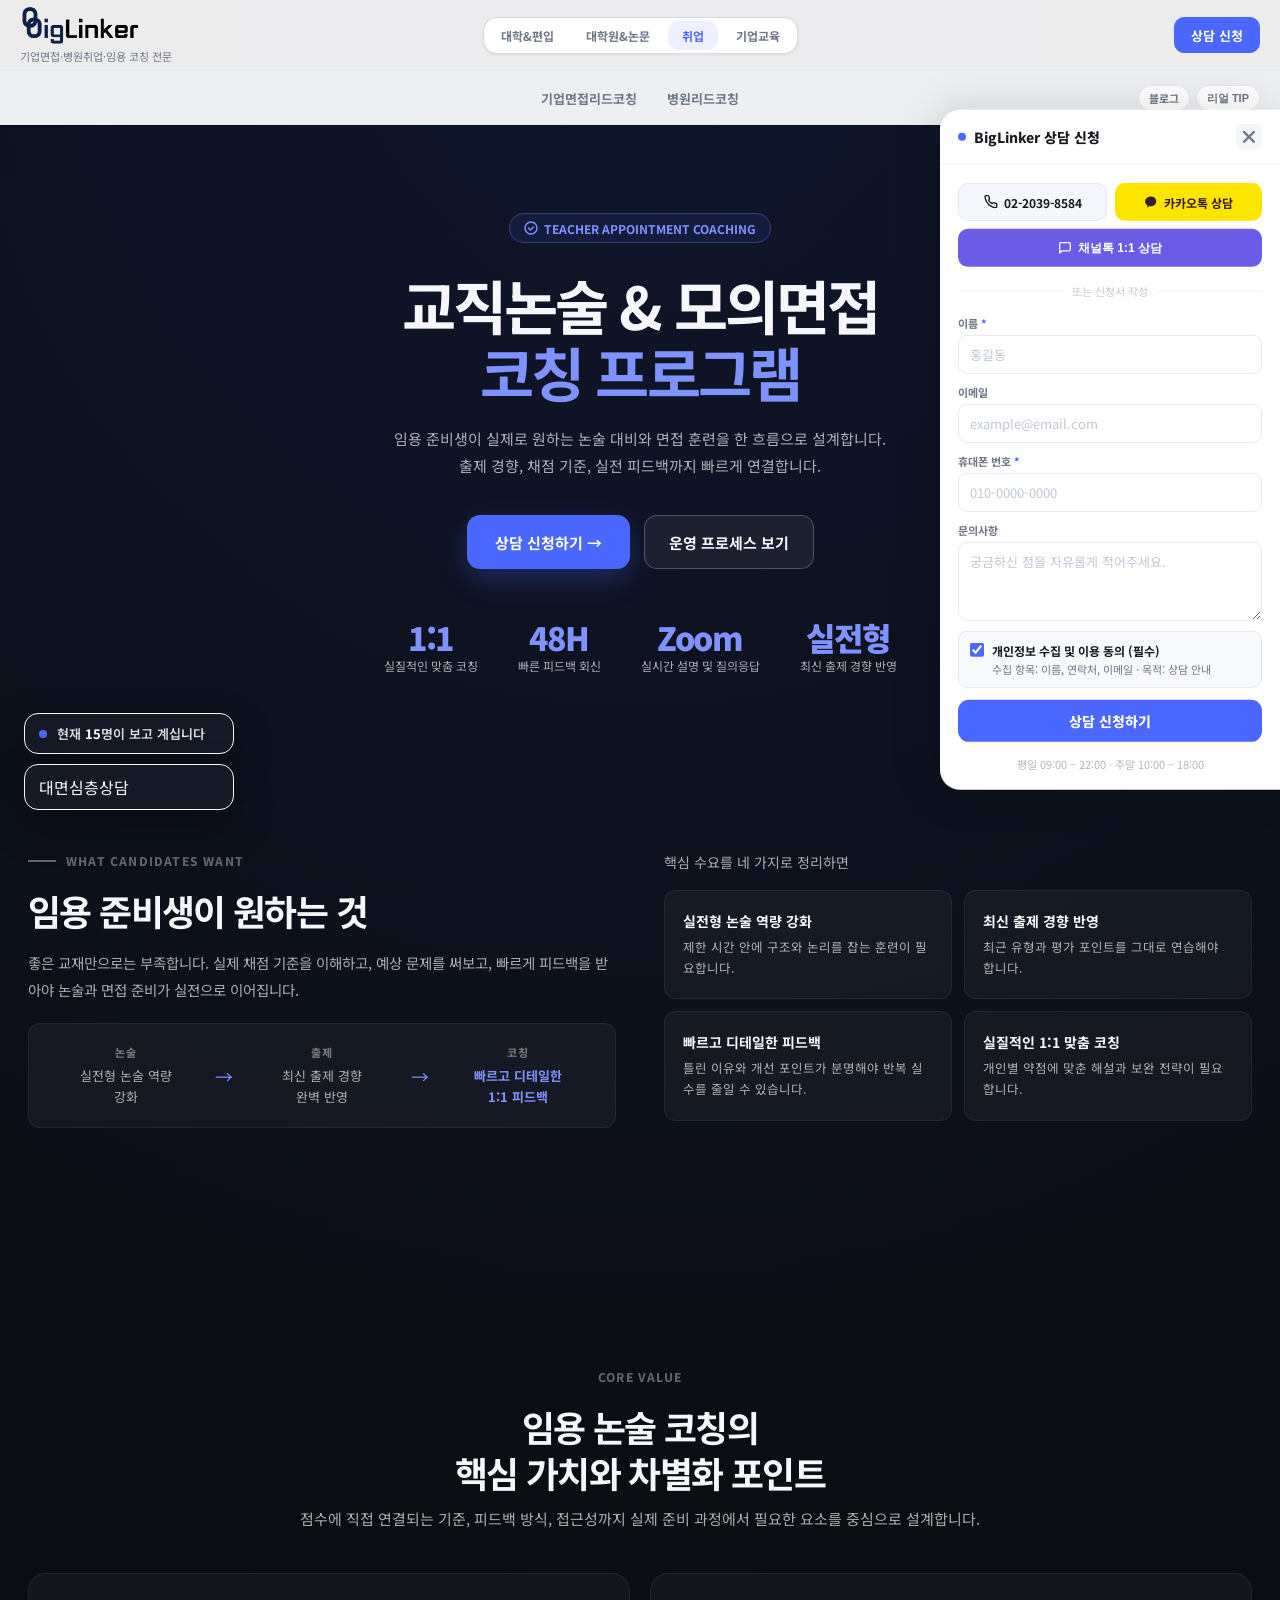
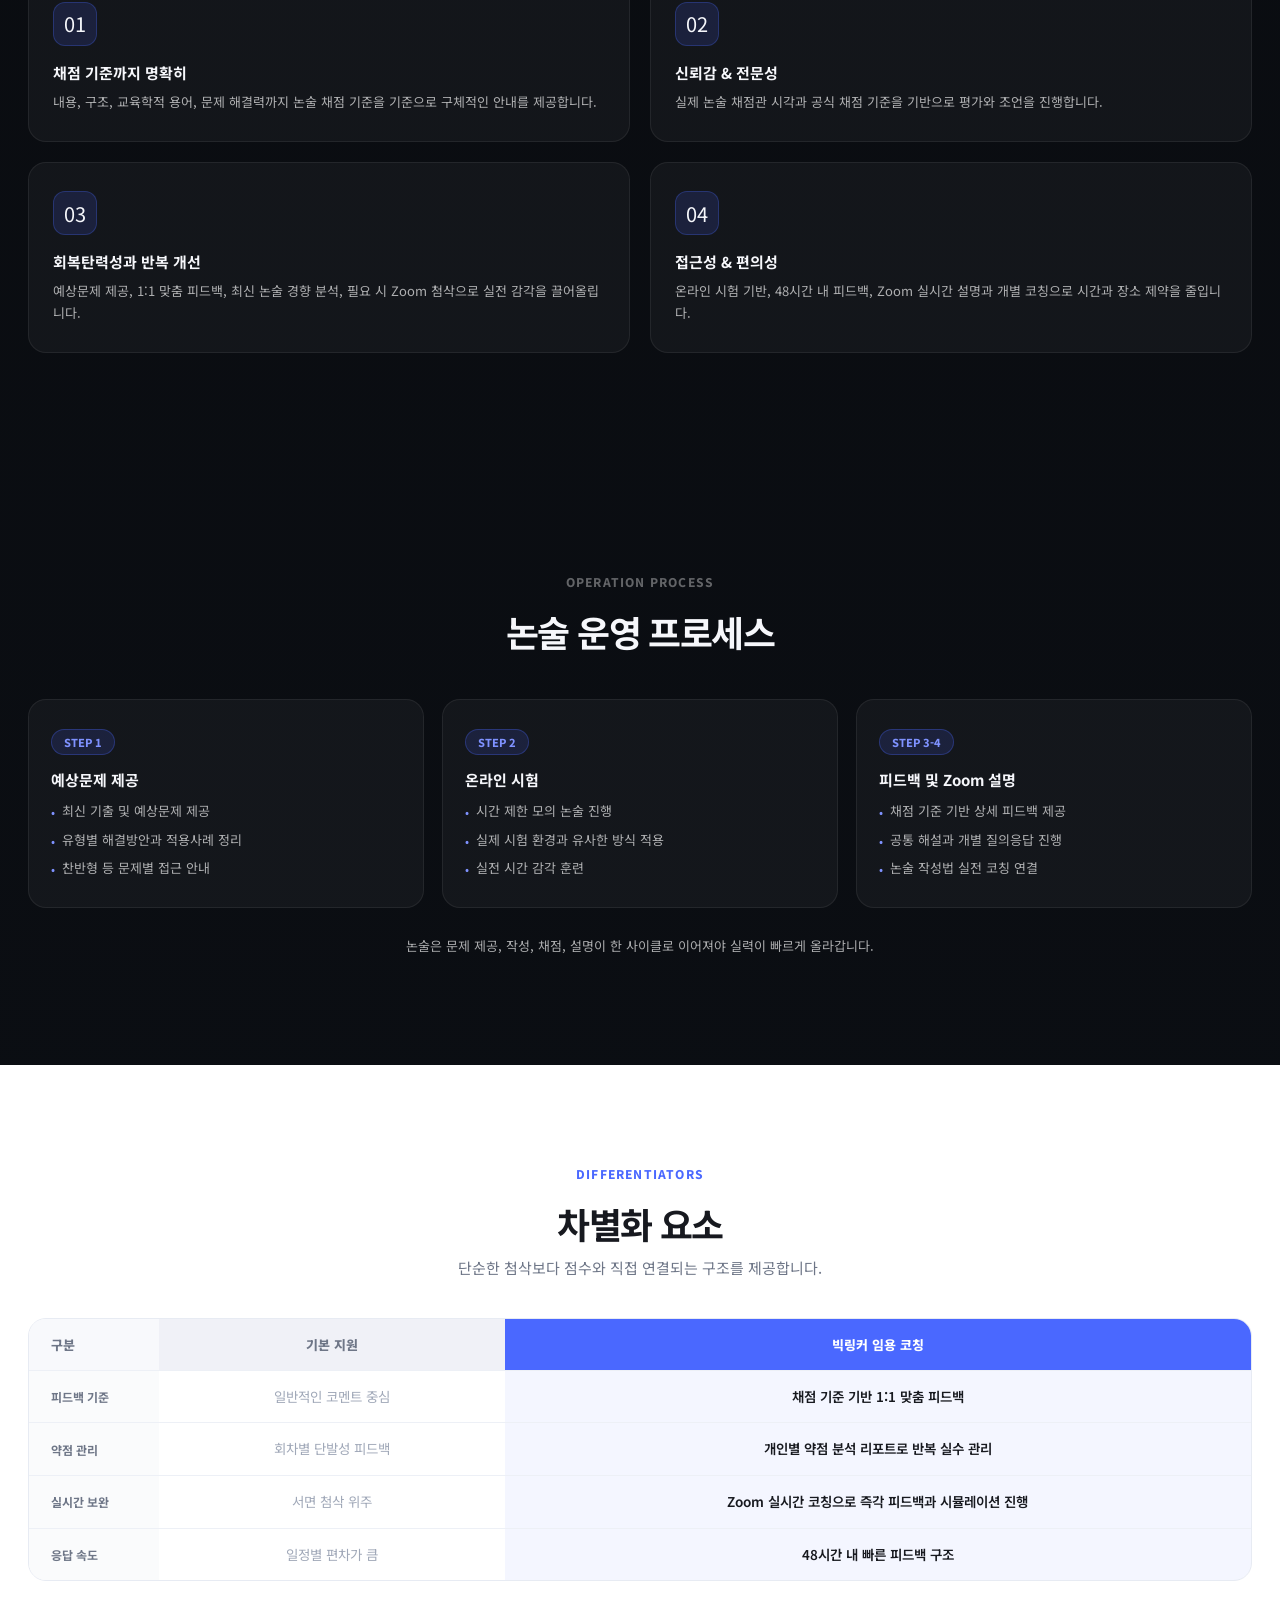
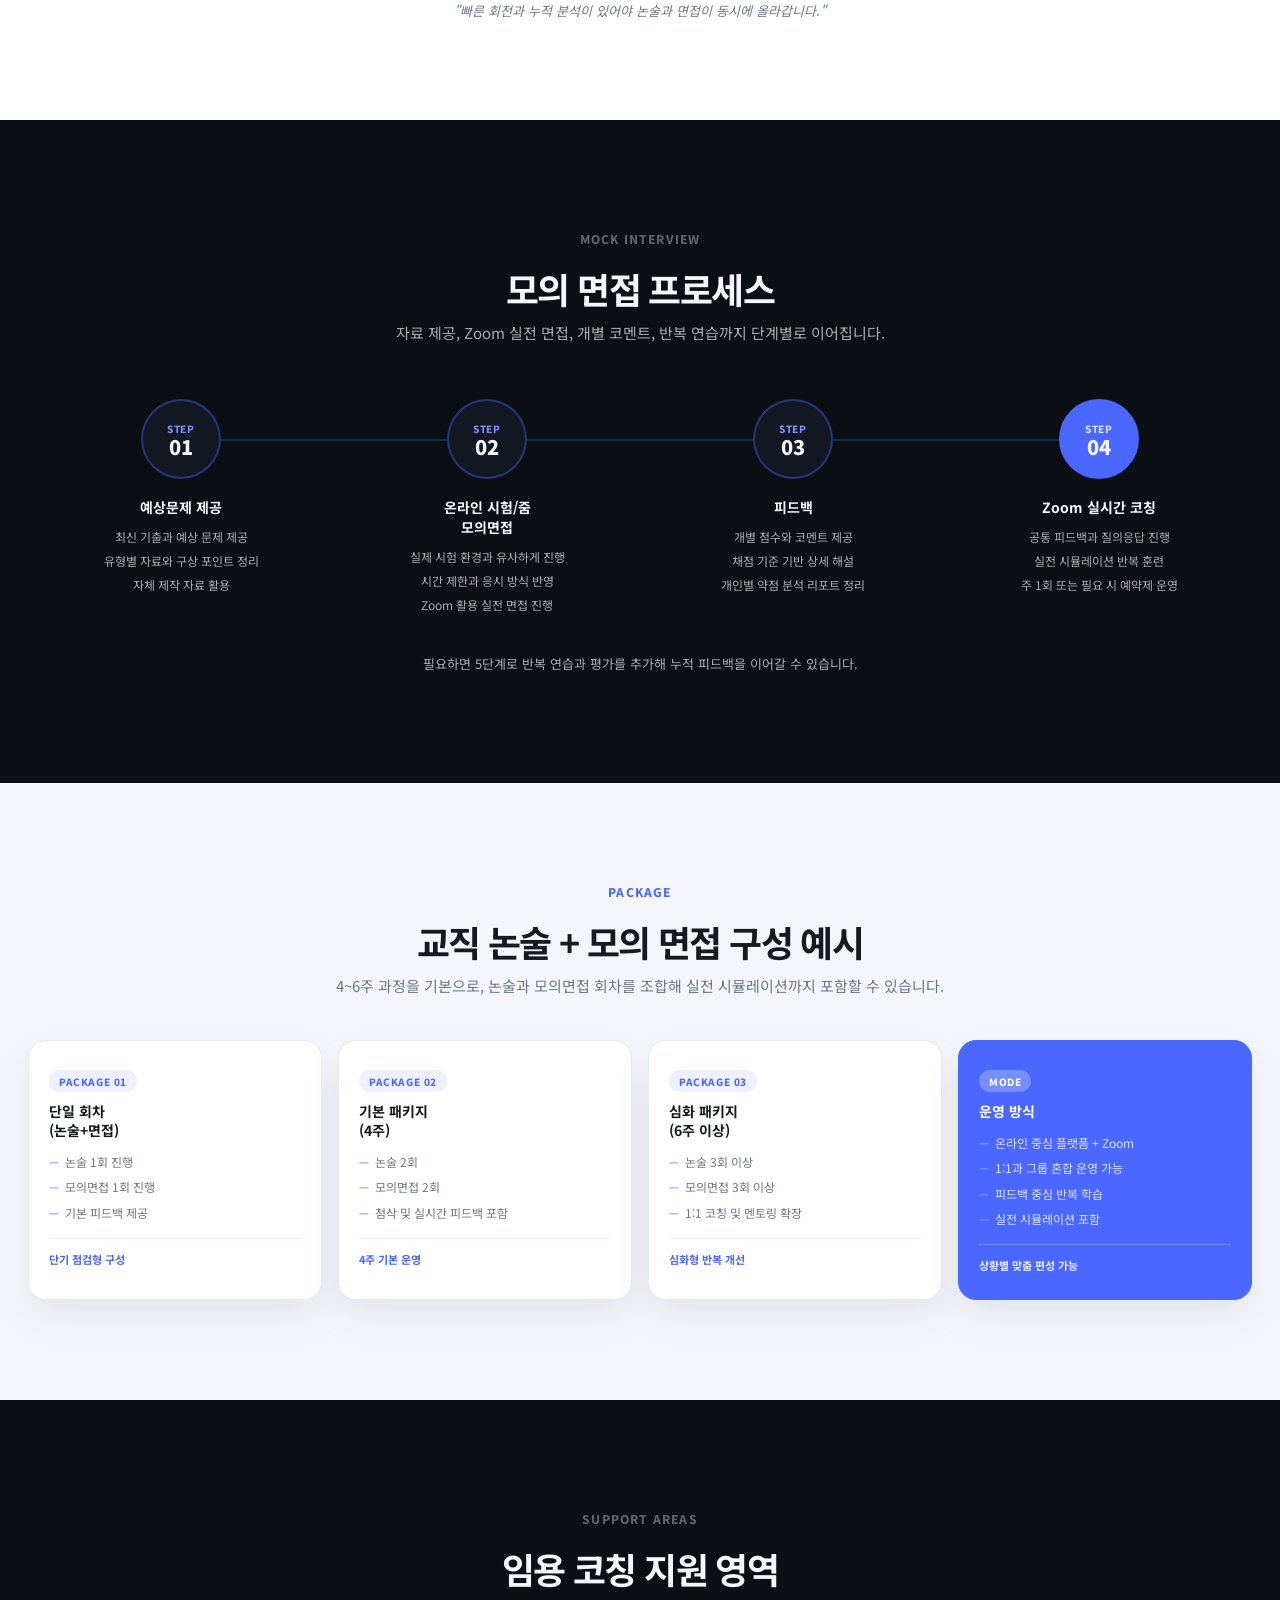
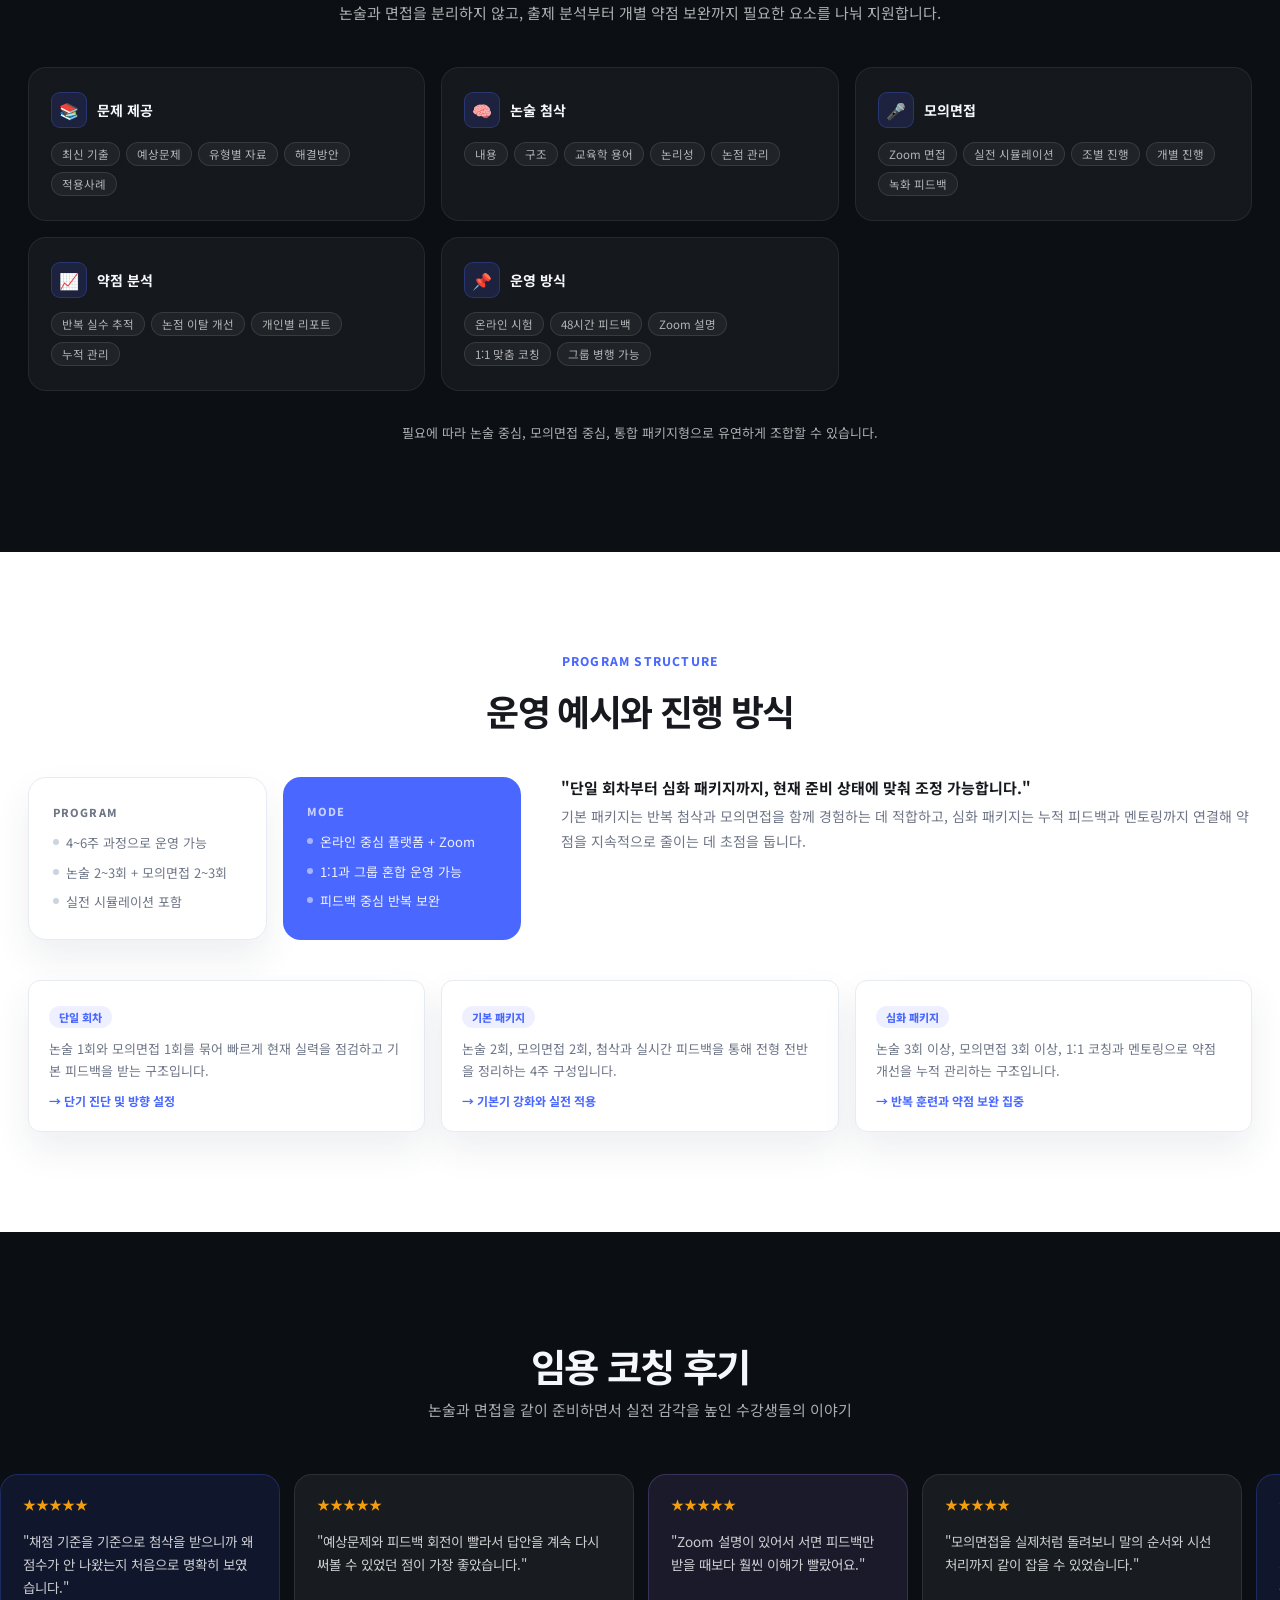
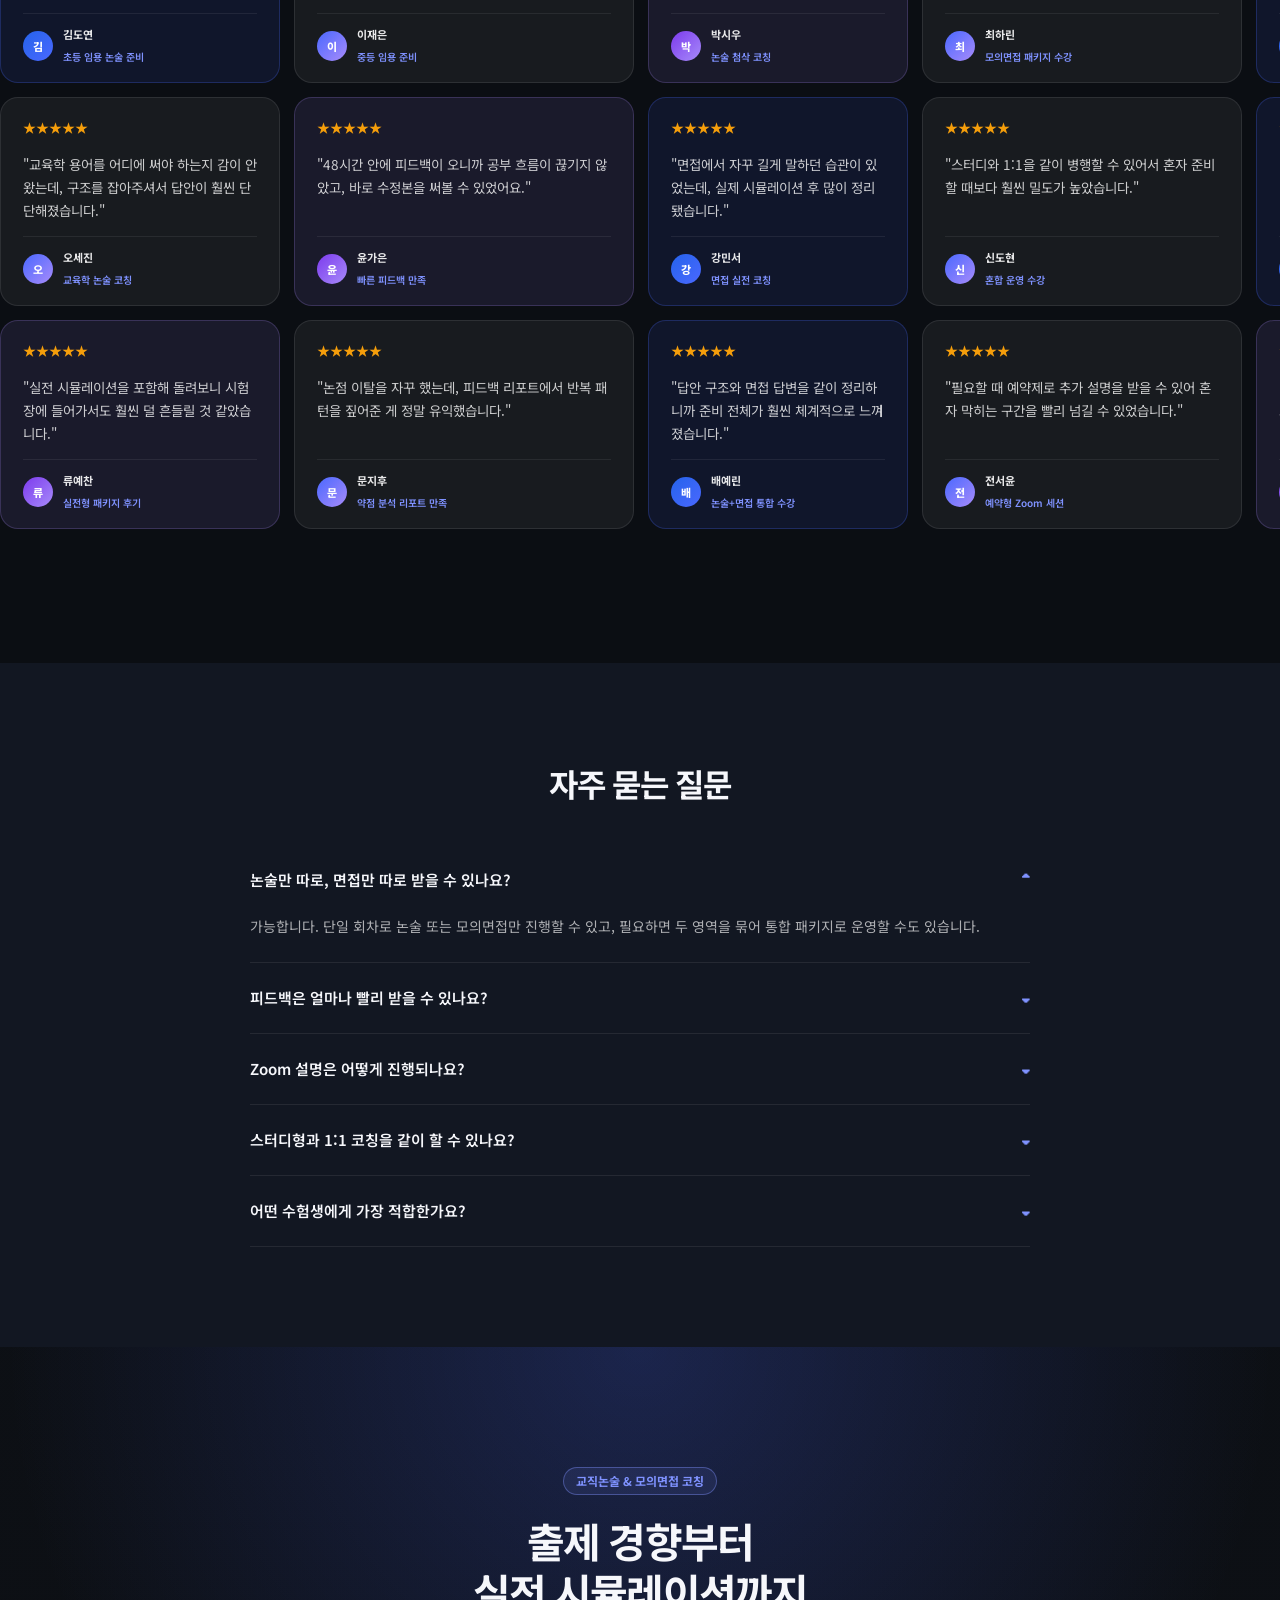
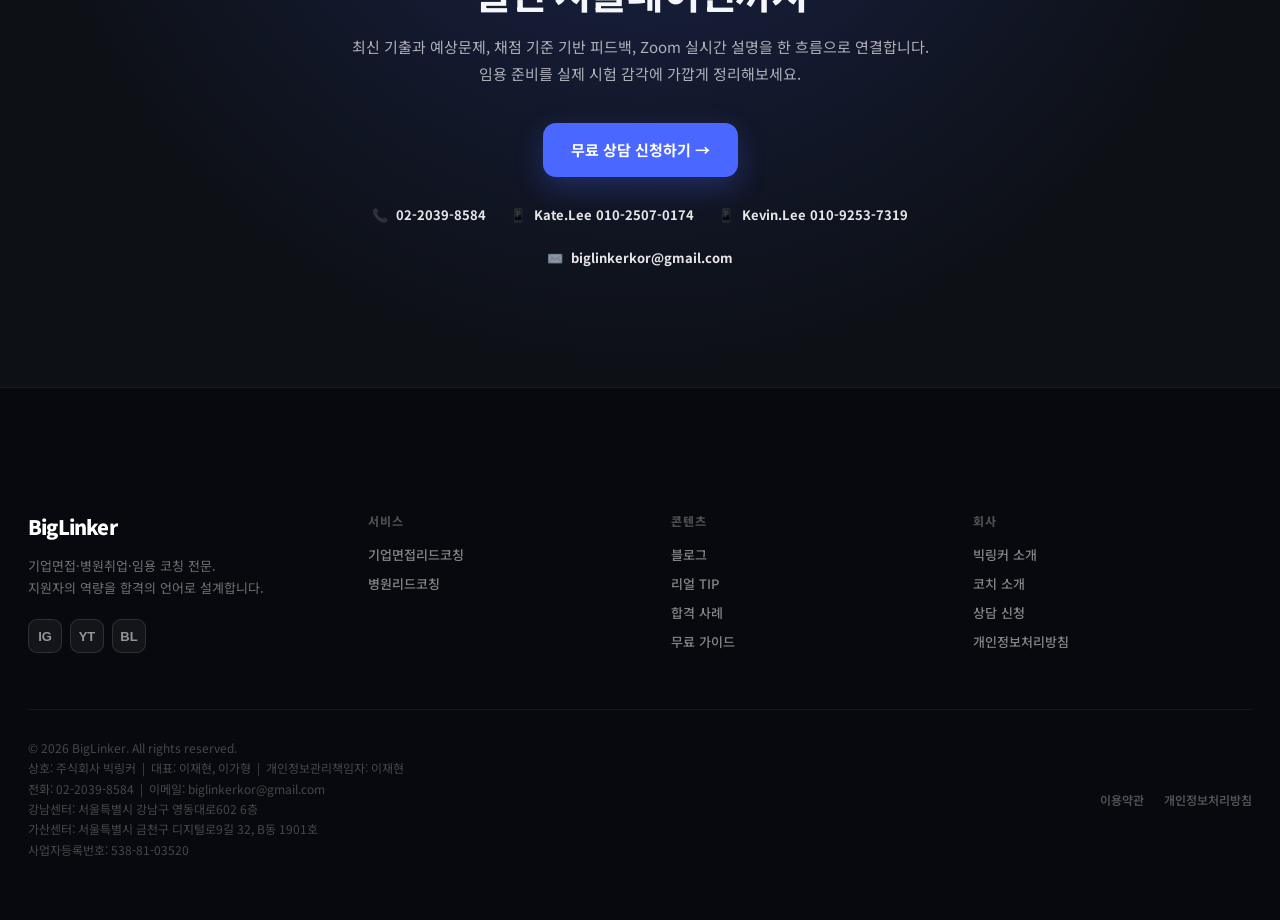
<file: appointment-coaching.html>
﻿<!DOCTYPE html>
<html lang="ko">
<head>
  <meta charset="UTF-8">
  <meta name="viewport" content="width=device-width, initial-scale=1.0">
  <title>BigLinker 임용 코칭</title>
  <meta name="description" content="교사·공공기관 임용시험 준비를 위한 코칭. 교직 면접·실기·시험 전략 1:1 맞춤 지도.">
  <link rel="canonical" href="https://job.gobiglinker.com/appointment-coaching.html">
  <meta property="og:type"        content="website">
  <meta property="og:title"       content="BigLinker 임용 코칭">
  <meta property="og:description" content="교사·공공기관 임용시험 준비를 위한 코칭. 교직 면접·실기·시험 전략 1:1 맞춤 지도.">
  <meta property="og:url"         content="https://job.gobiglinker.com/appointment-coaching.html">
  <meta property="og:image"       content="https://job.gobiglinker.com/assets/og-image.png">
  <meta property="og:locale"      content="ko_KR">
  <meta property="og:site_name"   content="빅링커">
  <meta name="twitter:card"        content="summary_large_image">
  <meta name="twitter:title"       content="BigLinker 임용 코칭">
  <meta name="twitter:description"  content="교사·공공기관 임용시험 준비를 위한 코칭. 교직 면접·실기·시험 전략 1:1 맞춤 지도.">
  <meta name="twitter:image"       content="https://job.gobiglinker.com/assets/og-image.png">
  <link rel="icon" href="https://storage.googleapis.com/cr-resource/image/34612167169c183d5c4be110f99e38b1/1466898/1466898-favicon.ico?_1719911524" type="image/x-icon">
  <link rel="shortcut icon" href="https://storage.googleapis.com/cr-resource/image/34612167169c183d5c4be110f99e38b1/1466898/1466898-favicon.ico?_1719911524">
  <link rel="apple-touch-icon" href="https://storage.googleapis.com/cr-resource/image/34612167169c183d5c4be110f99e38b1/1466898/1466898-favicon.ico?_1719911524">
  <link rel="icon" type="image/x-icon" sizes="32x32" href="https://storage.googleapis.com/cr-resource/image/34612167169c183d5c4be110f99e38b1/1466898/1466898-favicon.ico?_1719911524">
  <link rel="icon" type="image/x-icon" sizes="16x16" href="https://storage.googleapis.com/cr-resource/image/34612167169c183d5c4be110f99e38b1/1466898/1466898-favicon.ico?_1719911524">
  <link rel="preconnect" href="https://fonts.googleapis.com">
  <link rel="preconnect" href="https://fonts.gstatic.com" crossorigin>
  <link href="https://fonts.googleapis.com/css2?family=Noto+Sans+KR:wght@400;500;700;800;900&display=swap" rel="stylesheet">
  <link rel="stylesheet" href="./style.css">
  <style>
:root {
      --header-bg: #f6f7fb; --header-surface: #ffffff; --header-line: #e5e8ef;
      --header-line-strong: #d7dbe5; --header-text: #17191f; --header-muted: #6e7687;
      --bg: #0b0e13; --bg-soft: #121722; --bg-dark: #090c11; --panel: #f5f6fb;
      --text: #f6f7fb; --muted: rgba(255,255,255,0.66); --muted-dark: #5d6473;
      --brand: #4a68ff; --brand-2: #7f92ff; --brand-soft: #eef0ff;
      --max: 1320px; --radius-xl: 28px; --radius-lg: 22px; --radius-md: 18px;
      --radius-sm: 12px; --radius-xs: 8px;
      --shadow: 0 24px 60px rgba(0,0,0,0.28); --shadow-card: 0 18px 36px rgba(36,46,78,0.08);
    }
    *, *::before, *::after { box-sizing: border-box; margin: 0; padding: 0; }
    html { scroll-behavior: smooth; }
    body {
      font-family: "Pretendard", "Noto Sans KR", sans-serif;
      background: radial-gradient(circle at 50% 0%, rgba(66,104,255,0.12), transparent 18%),
        linear-gradient(180deg, #090b0f 0%, #0b0e13 32%, #0d1015 100%);
      color: var(--text);
    }
    a { color: inherit; text-decoration: none; }
    .wrap { max-width: var(--max); margin: 0 auto; padding: 0 28px; }
    .inner { max-width: var(--max); margin: 0 auto; padding: 0 20px; }

    /* ── HEADER ── */
    .top-shell {
      position: sticky; top: 0; z-index: 120;
      background: rgba(255,255,255,0.94); backdrop-filter: blur(12px);
      border-bottom: 1px solid var(--header-line);
      transition: transform 0.28s ease, opacity 0.28s ease;
    }
    .top-shell.is-collapsed { transform: translateY(-100%); opacity: 0; }
    .sticky-category-shell {
      position: sticky; top: 0; z-index: 110;
      background: rgba(247,248,252,0.98);
      border-top: 1px solid #edf0f6; border-bottom: 1px solid var(--header-line);
      backdrop-filter: blur(12px);
    }
    .family-bar { background: #fff; }
    .family-outer { display: flex; justify-content: center; padding: 10px 0; }
    .family-wrap {
      display: flex; align-items: center; justify-content: center; gap: 8px;
      min-height: 46px; padding: 4px; border: 1px solid var(--header-line-strong);
      border-radius: 16px; background: #fff; box-shadow: 0 4px 16px rgba(32,43,73,0.08);
      overflow-x: auto; scrollbar-width: none; white-space: nowrap;
    }
    .family-wrap::-webkit-scrollbar, .category-tabs::-webkit-scrollbar { display: none; }
    .family-link { flex: 0 0 auto; padding: 8px 12px; border-radius: 10px; font-size: 13px; font-weight: 700; color: var(--header-muted); }
    .family-link.is-active { background: var(--brand-soft); color: var(--brand); }
    .main-header { background: #fff; }
    .main-header-wrap { display: grid; grid-template-columns: 1fr auto 1fr; align-items: center; gap: 16px; min-height: 78px; }
    .header-promo {
      justify-self: start; align-self: stretch; display: flex; align-items: center;
      padding: 0 16px; border-radius: 0 0 14px 14px; border: 1px solid #dfe3ff; border-top: 0;
      background: linear-gradient(180deg, #eef2ff 0%, #f6f8ff 100%);
      color: var(--brand); font-size: 13px; font-weight: 800; white-space: nowrap;
    }
    .brand { display: flex; flex-direction: column; align-items: center; justify-self: center; text-align: center; gap: 6px; }
    .brand-mark { width: 132px; height: 44px; object-fit: contain; }
    .brand-copy span { display: block; color: var(--header-muted); font-size: 12px; line-height: 1.45; }
    .header-actions { display: flex; align-items: center; justify-self: end; gap: 8px; }
    .cta-btn { display: inline-flex; align-items: center; justify-content: center; min-height: 38px; padding: 0 14px; border-radius: 12px; border: 1px solid var(--brand); background: var(--brand); color: #fff; font-weight: 700; font-size: 13px; }
    .category-row { display: grid; grid-template-columns: 1fr auto 1fr; align-items: center; min-height: 58px; gap: 12px; }
    .category-balance { justify-self: start; width: 120px; }
    .category-tabs { display: flex; align-items: center; justify-content: center; gap: 2px; overflow-x: auto; scrollbar-width: none; white-space: nowrap; }
    .category-tab { flex: 0 0 auto; position: relative; padding: 0 16px; min-height: 48px; display: inline-flex; align-items: center; font-size: 14px; font-weight: 700; color: var(--header-muted); }
    .category-tab.is-active { color: var(--brand); }
    .category-tab.is-active::after { content: ""; position: absolute; left: 16px; right: 16px; bottom: 0; height: 3px; background: var(--brand); border-radius: 999px; }
    .category-utility { display: flex; align-items: center; justify-self: end; gap: 6px; width: 240px; }
    .utility-link { display: inline-flex; align-items: center; min-height: 28px; padding: 0 10px; border-radius: 999px; border: 1px solid #e4e7ef; background: #f8f9fc; color: #6f7786; font-size: 12px; font-weight: 700; cursor: pointer; }
    .utility-link:hover { background: var(--brand-soft); color: var(--brand); }

    /* ── SECTION BASE ── */
    .section-eyebrow { display: flex; align-items: center; gap: 10px; font-size: 12px; font-weight: 800; letter-spacing: 0.1em; text-transform: uppercase; color: rgba(255,255,255,0.36); margin-bottom: 18px; }
    .section-eyebrow::before { content: ""; width: 28px; height: 2px; background: currentColor; flex-shrink: 0; }
    .section-eyebrow.center { justify-content: center; }
    .section-eyebrow.center::before { display: none; }
    .section-light .section-eyebrow, .section-panel .section-eyebrow { color: var(--brand); }
    .section-light { background: #fff; padding: 100px 0; }
    .section-panel { background: var(--panel); padding: 100px 0; }
    .section-dark {
      padding: 110px 0;
      --header-text: var(--text); --header-muted: var(--muted); --brand-soft: rgba(74,104,255,0.12);
    }
    .section-dark .light-card { --header-text: #17191f; --header-muted: #6e7687; --brand-soft: #eef0ff; }
    .sec-h2 { font-size: clamp(22px,2.8vw,36px); font-weight: 700; letter-spacing: -0.045em; line-height: 1.3; }

    /* ── HERO ── */
    .hero { padding: 88px 0 68px; text-align: center; }
    .hero-kicker { display: inline-flex; align-items: center; gap: 6px; min-height: 30px; padding: 0 14px; border-radius: 999px; border: 1px solid rgba(127,146,255,0.3); background: rgba(74,104,255,0.1); font-size: 12px; font-weight: 700; color: var(--brand-2); margin-bottom: 28px; }
    .hero h1 { max-width: 780px; margin: 0 auto 20px; font-size: clamp(30px,4.6vw,60px); line-height: 1.14; letter-spacing: -0.05em; font-weight: 700; color: var(--text); }
    .hero h1 em { color: var(--brand-2); font-style: normal; }
    .hero p { max-width: 560px; margin: 0 auto 36px; color: var(--muted); font-size: 15px; line-height: 1.8; }
    .hero-actions { display: flex; justify-content: center; gap: 14px; flex-wrap: wrap; margin-bottom: 52px; }
    .btn-primary { display: inline-flex; align-items: center; justify-content: center; min-height: 54px; padding: 0 28px; border-radius: 13px; font-size: 15px; font-weight: 700; background: var(--brand); color: #fff; box-shadow: 0 10px 28px rgba(74,104,255,0.28); transition: transform 0.2s; }
    .btn-primary:hover { transform: translateY(-2px); }
    .btn-secondary { display: inline-flex; align-items: center; justify-content: center; min-height: 54px; padding: 0 24px; border-radius: 13px; font-size: 15px; font-weight: 700; border: 1.5px solid rgba(255,255,255,0.22); color: var(--text); background: rgba(255,255,255,0.06); transition: transform 0.2s; }
    .btn-secondary:hover { transform: translateY(-2px); }
    .hero-stats { display: flex; justify-content: center; gap: 40px; flex-wrap: wrap; }
    .hero-stat { text-align: center; }
    .hero-stat .s-num { font-size: 32px; font-weight: 900; color: var(--brand-2); letter-spacing: -0.04em; line-height: 1; }
    .hero-stat .s-label { font-size: 12px; color: var(--muted); margin-top: 4px; }

    /* ── 채용 변화 ── */
    .trend-grid { display: grid; grid-template-columns: 1fr 1fr; gap: 48px; align-items: start; }
    .trend-left h2 { margin-bottom: 16px; }
    .trend-left p { font-size: 14.5px; color: var(--muted); line-height: 1.85; margin-bottom: 20px; }
    .trend-flow { display: flex; align-items: center; gap: 12px; padding: 20px; border-radius: var(--radius-sm); border: 1px solid rgba(255,255,255,0.07); background: rgba(255,255,255,0.04); margin-bottom: 20px; flex-wrap: wrap; }
    .trend-box { flex: 1; min-width: 100px; text-align: center; }
    .trend-box .t-label { font-size: 11px; font-weight: 800; text-transform: uppercase; letter-spacing: 0.08em; color: rgba(255,255,255,0.4); margin-bottom: 6px; }
    .trend-box .t-val { font-size: 13px; color: var(--muted); line-height: 1.55; }
    .trend-arrow { color: var(--brand-2); font-size: 18px; flex-shrink: 0; }
    .eval-grid { display: grid; grid-template-columns: 1fr 1fr; gap: 12px; }
    .eval-card { padding: 20px 18px; border-radius: var(--radius-sm); border: 1px solid rgba(255,255,255,0.07); background: rgba(255,255,255,0.04); }
    .eval-card .e-title { font-size: 14px; font-weight: 700; color: var(--text); margin-bottom: 6px; }
    .eval-card p { font-size: 12.5px; color: var(--muted); line-height: 1.65; margin: 0; }

    /* ── WHY ── */
    .why-4grid { display: grid; grid-template-columns: repeat(2, 1fr); gap: 20px; }
    .why-card { padding: 28px 24px; border-radius: var(--radius-md); border: 1px solid rgba(255,255,255,0.07); background: rgba(255,255,255,0.04); }
    .why-card .w-icon { width: 44px; height: 44px; border-radius: 12px; background: rgba(74,104,255,0.15); border: 1px solid rgba(74,104,255,0.28); display: flex; align-items: center; justify-content: center; font-size: 20px; margin-bottom: 16px; }
    .why-card h3 { font-size: 15px; font-weight: 700; color: var(--text); margin-bottom: 8px; }
    .why-card p { font-size: 13px; color: var(--muted); line-height: 1.7; margin: 0; }

    /* ── FOR WHO ── */
    .who-cols { display: grid; grid-template-columns: repeat(3, 1fr); gap: 18px; }
    .who-card { padding: 28px 22px; border-radius: var(--radius-md); border: 1px solid rgba(255,255,255,0.07); background: rgba(255,255,255,0.04); }
    .who-card .wc-tag { display: inline-flex; align-items: center; min-height: 26px; padding: 0 12px; border-radius: 999px; background: rgba(74,104,255,0.15); border: 1px solid rgba(74,104,255,0.3); font-size: 11px; font-weight: 800; color: var(--brand-2); margin-bottom: 14px; }
    .who-card h3 { font-size: 15px; font-weight: 700; color: var(--text); margin-bottom: 10px; }
    .who-card ul { list-style: none; display: grid; gap: 7px; }
    .who-card ul li { display: flex; align-items: flex-start; gap: 7px; font-size: 13px; color: var(--muted); line-height: 1.65; }
    .who-card ul li::before { content: "•"; color: var(--brand-2); flex-shrink: 0; font-size: 12px; margin-top: 2px; }

    /* ── 비교표 (LIGHT) ── */
    .compare-table { width: 100%; border-collapse: separate; border-spacing: 0; border-radius: var(--radius-md); overflow: hidden; border: 1px solid #e7ebf3; }
    .compare-table th { padding: 16px 22px; font-size: 13px; font-weight: 800; text-align: center; }
    .compare-table th:first-child { text-align: left; background: #f8f9fc; color: var(--header-muted); width: 130px; }
    .compare-table th.ours { background: var(--brand); color: #fff; }
    .compare-table th.theirs { background: #f0f1f7; color: var(--header-muted); }
    .compare-table td { padding: 15px 22px; font-size: 13.5px; border-top: 1px solid #edf0f6; text-align: center; vertical-align: middle; line-height: 1.6; }
    .compare-table td:first-child { text-align: left; background: #fafbfc; color: var(--header-muted); font-size: 12px; font-weight: 700; }
    .compare-table td.ours { background: rgba(74,104,255,0.06); color: var(--header-text); font-weight: 600; }
    .compare-table td.theirs { color: #a0a8b8; }
    .compare-note { text-align: center; font-size: 13px; color: var(--header-muted); margin-top: 20px; font-style: italic; }

    /* ── 4단계 프로세스 (DARK) ── */
    .process-grid { display: grid; grid-template-columns: repeat(4, 1fr); gap: 0; position: relative; }
    .process-grid::before { content: ""; position: absolute; top: 40px; left: 12.5%; right: 12.5%; height: 2px; background: rgba(74,104,255,0.25); z-index: 0; }
    .process-item { position: relative; z-index: 1; text-align: center; padding: 0 10px; }
    .proc-circle { width: 80px; height: 80px; border-radius: 999px; background: var(--bg-soft); border: 2px solid rgba(74,104,255,0.4); display: flex; flex-direction: column; align-items: center; justify-content: center; gap: 1px; margin: 0 auto 18px; }
    .proc-circle.active { background: var(--brand); border-color: var(--brand); }
    .proc-step { font-size: 10px; font-weight: 800; letter-spacing: 0.06em; color: var(--brand-2); }
    .proc-circle.active .proc-step { color: rgba(255,255,255,0.8); }
    .proc-num { font-size: 20px; font-weight: 900; color: var(--text); line-height: 1; }
    .process-item h3 { font-size: 14px; font-weight: 700; color: var(--text); margin-bottom: 10px; }
    .process-item ul { list-style: none; display: grid; gap: 5px; }
    .process-item ul li { font-size: 12px; color: var(--muted); line-height: 1.6; }

    /* ── 4주 커리큘럼 (PANEL) ── */
    .week-grid { display: grid; grid-template-columns: repeat(4, 1fr); gap: 16px; }
    .week-card { padding: 26px 20px; border-radius: var(--radius-md); border: 1px solid #e7ebf3; background: #fff; box-shadow: var(--shadow-card); }
    .week-card.highlight { background: var(--brand); border-color: var(--brand); }
    .week-tag { display: inline-flex; align-items: center; min-height: 22px; padding: 0 10px; border-radius: 999px; background: var(--brand-soft); color: var(--brand); font-size: 10px; font-weight: 800; letter-spacing: 0.06em; margin-bottom: 10px; }
    .week-card.highlight .week-tag { background: rgba(255,255,255,0.25); color: #fff; }
    .week-card h3 { font-size: 14px; font-weight: 700; color: var(--header-text); margin-bottom: 12px; line-height: 1.35; }
    .week-card.highlight h3 { color: #fff; }
    .week-list { display: grid; gap: 6px; list-style: none; }
    .week-list li { font-size: 12px; color: var(--header-muted); line-height: 1.6; display: flex; align-items: flex-start; gap: 6px; }
    .week-list li::before { content: "—"; color: var(--brand); flex-shrink: 0; font-size: 11px; margin-top: 1px; }
    .week-card.highlight .week-list li { color: rgba(255,255,255,0.8); }
    .week-card.highlight .week-list li::before { color: rgba(255,255,255,0.5); }
    .week-output { display: flex; align-items: center; gap: 6px; margin-top: 16px; padding-top: 12px; border-top: 1px solid #edf0f6; font-size: 11px; font-weight: 700; color: var(--brand); }
    .week-card.highlight .week-output { border-top-color: rgba(255,255,255,0.2); color: rgba(255,255,255,0.85); }

    /* ── 직무별 분야 (DARK) ── */
    .domain-grid { display: grid; grid-template-columns: repeat(3, 1fr); gap: 16px; }
    .domain-card { padding: 24px 22px; border-radius: var(--radius-md); border: 1px solid rgba(255,255,255,0.07); background: rgba(255,255,255,0.04); }
    .domain-card .d-head { display: flex; align-items: center; gap: 10px; margin-bottom: 14px; }
    .domain-card .d-icon { width: 36px; height: 36px; border-radius: 9px; background: rgba(74,104,255,0.15); border: 1px solid rgba(74,104,255,0.28); display: flex; align-items: center; justify-content: center; font-size: 16px; flex-shrink: 0; }
    .domain-card h3 { font-size: 14px; font-weight: 700; color: var(--text); }
    .domain-tags { display: flex; flex-wrap: wrap; gap: 6px; }
    .domain-tag { display: inline-flex; align-items: center; min-height: 24px; padding: 0 10px; border-radius: 999px; border: 1px solid rgba(255,255,255,0.1); background: rgba(255,255,255,0.05); font-size: 11.5px; color: var(--muted); }

    /* ── 성공 사례 (LIGHT) ── */
    .case-intro { display: grid; grid-template-columns: 1fr 1.4fr; gap: 40px; align-items: start; margin-bottom: 40px; }
    .ba-box { padding: 26px 24px; border-radius: var(--radius-md); }
    .ba-box.before { border: 1px solid #e7ebf3; background: #fff; box-shadow: var(--shadow-card); }
    .ba-box.after { background: var(--brand); }
    .ba-label { font-size: 11px; font-weight: 800; letter-spacing: 0.1em; text-transform: uppercase; margin-bottom: 12px; }
    .ba-box.before .ba-label { color: var(--header-muted); }
    .ba-box.after .ba-label { color: rgba(255,255,255,0.7); }
    .ba-list { display: grid; gap: 8px; }
    .ba-item { display: flex; align-items: flex-start; gap: 7px; font-size: 13px; line-height: 1.65; }
    .ba-box.before .ba-item { color: var(--header-muted); }
    .ba-box.after .ba-item { color: rgba(255,255,255,0.9); }
    .ba-dot { flex-shrink: 0; width: 6px; height: 6px; border-radius: 999px; margin-top: 7px; }
    .ba-box.before .ba-dot { background: #cbd5e1; }
    .ba-box.after .ba-dot { background: rgba(255,255,255,0.5); }
    .case-cards { display: grid; grid-template-columns: repeat(3, 1fr); gap: 16px; }
    .case-card { padding: 22px 20px; border-radius: var(--radius-sm); border: 1px solid #e7ebf3; background: #fff; box-shadow: var(--shadow-card); }
    .case-badge { display: inline-flex; align-items: center; min-height: 22px; padding: 0 10px; border-radius: 999px; background: var(--brand-soft); color: var(--brand); font-size: 11px; font-weight: 800; margin-bottom: 10px; }
    .case-card p { font-size: 13px; color: var(--header-muted); line-height: 1.7; }
    .case-card .c-result { font-size: 12px; font-weight: 700; color: var(--brand); margin-top: 10px; }

    /* ── REVIEW MARQUEE ── */
    .review-band { padding: 110px 0 130px; background: #0b0e13; }
    .review-band-head { text-align: center; margin-bottom: 46px; }
    .review-band-head h2 { font-size: clamp(24px,3vw,40px); font-weight: 700; line-height: 1.24; letter-spacing: -0.045em; color: var(--text); margin-bottom: 10px; }
    .review-band-head p { font-size: 15px; color: var(--muted); }
    .review-marquee-wrap { width: 100vw; position: relative; left: 50%; margin-left: -50vw; overflow: hidden; display: flex; flex-direction: column; gap: 14px; padding: 8px 0 4px; }
    .review-marquee-row { display: flex; gap: 14px; width: max-content; }
    .review-marquee-row:nth-child(1) { animation: rmq-ltr 38s linear infinite; }
    .review-marquee-row:nth-child(2) { animation: rmq-rtl 55s linear infinite; }
    .review-marquee-row:nth-child(3) { animation: rmq-ltr 46s linear infinite; }
    @keyframes rmq-ltr { 0% { transform: translateX(0); } 100% { transform: translateX(-50%); } }
    @keyframes rmq-rtl { 0% { transform: translateX(-50%); } 100% { transform: translateX(0); } }
    .review-mini { flex-shrink: 0; padding: 20px 22px 16px; border-radius: 18px; background: rgba(255,255,255,0.055); border: 1px solid rgba(255,255,255,0.09); display: flex; flex-direction: column; }
    .review-mini:nth-child(4n+1) { width: 280px; } .review-mini:nth-child(4n+2) { width: 340px; } .review-mini:nth-child(4n+3) { width: 260px; } .review-mini:nth-child(4n+4) { width: 320px; }
    .review-mini.accent-blue { background: rgba(74,104,255,0.10); border-color: rgba(74,104,255,0.25); }
    .review-mini.accent-purple { background: rgba(167,139,250,0.10); border-color: rgba(167,139,250,0.22); }
    .review-mini p { margin: 8px 0 auto; font-size: 13.5px; color: rgba(255,255,255,0.78); line-height: 1.7; flex: 1; }
    .review-mini-meta { display: flex; align-items: center; gap: 10px; margin-top: 14px; padding-top: 12px; border-top: 1px solid rgba(255,255,255,0.07); }
    .review-mini-avatar { width: 30px; height: 30px; border-radius: 50%; background: linear-gradient(135deg,#4a68ff,#a78bfa); flex-shrink: 0; display: flex; align-items: center; justify-content: center; font-size: 11px; font-weight: 800; color: #fff; }
    .review-mini.accent-blue .review-mini-avatar { background: linear-gradient(135deg,#2563eb,#4a68ff); }
    .review-mini.accent-purple .review-mini-avatar { background: linear-gradient(135deg,#7c3aed,#a78bfa); }
    .review-mini-info strong { display: block; font-size: 11px; font-weight: 700; color: rgba(255,255,255,0.9); }
    .review-mini-info span { font-size: 10px; color: #7f92ff; font-weight: 600; }
    .star-row { color: #f59e0b; font-size: 13px; margin-bottom: 8px; }

    /* ── FAQ ── */
    .faq-band { padding: 100px 0; background: var(--bg-soft); }
    .faq-title { font-size: clamp(22px,2.5vw,34px); font-weight: 700; letter-spacing: -0.04em; line-height: 1.3; color: var(--text); margin-bottom: 40px; text-align: center; }
    details { border-bottom: 1px solid rgba(255,255,255,0.08); }
    summary { display: flex; align-items: center; justify-content: space-between; padding: 22px 0; cursor: pointer; list-style: none; font-size: 15px; font-weight: 600; color: var(--text); }
    summary::-webkit-details-marker { display: none; }
    .faq-arrow { font-size: 18px; color: var(--brand-2); transition: transform 0.2s; flex-shrink: 0; }
    details[open] .faq-arrow { transform: rotate(180deg); }
    details p { padding: 0 0 22px; color: var(--muted); font-size: 14px; line-height: 1.8; }

    /* ── CTA ── */
    .cta-band { padding: 120px 0; background: radial-gradient(ellipse at 50% 0%, rgba(74,104,255,0.24), transparent 70%); }
    .cta-inner { max-width: 700px; margin: 0 auto; text-align: center; }
    .cta-badge { display: inline-flex; align-items: center; min-height: 28px; padding: 0 12px; border-radius: 999px; border: 1px solid rgba(127,146,255,0.4); background: rgba(127,146,255,0.1); font-size: 12px; font-weight: 700; color: var(--brand-2); margin-bottom: 20px; }
    .cta-inner h2 { font-size: clamp(26px,3.2vw,44px); font-weight: 700; line-height: 1.25; letter-spacing: -0.045em; color: var(--text); margin-bottom: 16px; }
    .cta-inner p { font-size: 15px; color: var(--muted); line-height: 1.8; margin-bottom: 36px; }
    .cta-contact { display: flex; justify-content: center; gap: 24px; flex-wrap: wrap; margin-top: 28px; }
    .cta-contact-item { display: flex; align-items: center; gap: 8px; font-size: 13px; color: rgba(255,255,255,0.55); }
    .cta-contact-item strong { color: rgba(255,255,255,0.9); font-weight: 700; }

    /* ── FOOTER ── */
    .site-footer { background: var(--bg-dark); border-top: 1px solid rgba(255,255,255,0.06); }
    .footer-inner { max-width: var(--max); margin: 0 auto; padding: 0 28px; }
    .footer-top { display: grid; grid-template-columns: 280px 1fr; gap: 60px; padding: 60px 0 40px; border-bottom: 1px solid rgba(255,255,255,0.06); }
    .footer-logo { font-size: 18px; font-weight: 900; color: var(--brand-2); margin-bottom: 12px; }
    .footer-brand-desc { font-size: 13px; color: var(--muted-dark); line-height: 1.75; margin: 0 0 16px; }
    .footer-sns { display: flex; gap: 8px; }
    .footer-sns-btn { width: 32px; height: 32px; border-radius: 8px; border: 1px solid rgba(255,255,255,0.1); background: rgba(255,255,255,0.04); color: var(--muted-dark); font-size: 13px; cursor: pointer; display: flex; align-items: center; justify-content: center; }
    .footer-nav-grid { display: grid; grid-template-columns: repeat(3,1fr); gap: 20px; }
    .footer-nav-group h4 { font-size: 12px; font-weight: 800; letter-spacing: 0.06em; text-transform: uppercase; color: rgba(255,255,255,0.35); margin-bottom: 14px; }
    .footer-nav-group a { display: block; font-size: 13px; color: var(--muted-dark); margin-bottom: 10px; font-weight: 500; }
    .footer-nav-group a:hover { color: var(--brand-2); }
    .footer-bottom { display: flex; align-items: center; justify-content: space-between; padding: 20px 0; gap: 16px; }
    .footer-legal { font-size: 12px; color: var(--muted-dark); line-height: 1.7; }
    .footer-policy-links { display: flex; gap: 16px; }
    .footer-policy-links a { font-size: 12px; color: var(--muted-dark); font-weight: 600; }

    /* ── MOBILE ── */
    .mobile-floating-cta { display: none; position: fixed; bottom: 20px; left: 16px; right: 16px; border-radius: 16px; background: var(--brand); padding: 14px 18px; box-shadow: 0 16px 40px rgba(74,104,255,0.4); align-items: center; gap: 12px; z-index: 900; }
    .mobile-floating-cta strong { display: block; font-size: 14px; font-weight: 800; color: #fff; }
    .mobile-floating-cta span { font-size: 12px; color: rgba(255,255,255,0.75); }

    @media (max-width: 760px) {
      .wrap, .inner { padding: 0 16px; }
      .main-header-wrap, .category-row { grid-template-columns: 1fr; }
      .header-promo, .header-actions, .category-balance { display: none; }
      .brand { justify-self: center; align-items: center; text-align: center; }
      .category-utility { width: auto; overflow-x: auto; scrollbar-width: none; white-space: nowrap; padding-bottom: 8px; }
      .mobile-floating-cta { display: flex; }
      .trend-grid { grid-template-columns: 1fr; gap: 32px; }
      .eval-grid { grid-template-columns: 1fr; }
      .why-4grid { grid-template-columns: 1fr; }
      .who-cols { grid-template-columns: 1fr; }
      .process-grid { grid-template-columns: 1fr 1fr; }
      .process-grid::before { display: none; }
      .week-grid { grid-template-columns: 1fr 1fr; }
      .domain-grid { grid-template-columns: 1fr; }
      .case-intro { grid-template-columns: 1fr; }
      .case-cards { grid-template-columns: 1fr; }
      .footer-top { grid-template-columns: 1fr; gap: 32px; }
      .footer-nav-grid { grid-template-columns: 1fr 1fr; }
    }
    /* ══════════════════════════════════════════
       HEADER — common (partials/header.css)
    ══════════════════════════════════════════ */
    .top-shell {
      position: sticky; top: 0; z-index: 120;
      background: rgba(255,255,255,0.92);
      backdrop-filter: blur(16px); -webkit-backdrop-filter: blur(16px);
      border-bottom: 1px solid var(--header-line);
      transition: transform 0.28s ease, box-shadow 0.28s ease, opacity 0.28s ease;
    }
    .top-shell.is-scrolled { box-shadow: 0 2px 8px rgba(0,0,0,0.06); }
    .top-shell.is-collapsed { transform: translateY(-100%); opacity: 0; }
    .sticky-category-shell {
      position: sticky; top: 0; z-index: 110;
      background: rgba(248,249,252,0.96);
      border-bottom: 1px solid var(--header-line);
      backdrop-filter: blur(12px);
    }
    .family-bar { background: transparent; }
    .family-bar--mobile { display: none; }
    .family-outer { display: flex; justify-content: center; padding: 8px 0; }
    .family-wrap {
      display: flex; align-items: center; justify-content: center;
      gap: 4px; min-height: 40px; padding: 3px;
      border: 1px solid var(--header-line-strong); border-radius: 14px;
      background: #fff; box-shadow: 0 1px 3px rgba(0,0,0,0.07);
      overflow-x: auto; scrollbar-width: none; white-space: nowrap;
    }
    .family-wrap::-webkit-scrollbar { display: none; }
    .family-inline {
      display: flex; align-items: center; justify-content: center;
      gap: 4px; padding: 3px;
      border: 1px solid var(--header-line-strong); border-radius: 14px;
      background: #fff; box-shadow: 0 1px 3px rgba(0,0,0,0.07);
      white-space: nowrap;
    }
    .family-link {
      flex: 0 0 auto; padding: 6px 14px; border-radius: 10px;
      font-size: 12px; font-weight: 700; color: var(--header-muted);
      transition: background 0.18s, color 0.18s;
    }
    .family-link.is-active { background: var(--brand-soft); color: var(--brand); }
    .family-link:not(.is-active):hover { background: #f8f9fc; color: var(--header-text); }
    .main-header { background: transparent; }
    .main-header-wrap {
      display: grid; grid-template-columns: 1fr auto 1fr;
      align-items: center; gap: 16px; min-height: 70px;
    }
    .header-promo {
      justify-self: start; align-self: stretch; display: flex; align-items: center;
      padding: 0 14px; border-radius: 0 0 12px 12px;
      border: 1px solid #dde2ff; border-top: 0;
      background: var(--brand-soft);
      color: var(--brand); font-size: 12px; font-weight: 700; white-space: nowrap;
    }
    .brand { display: flex; flex-direction: column; align-items: flex-start; justify-self: start; text-align: left; gap: 4px; }
    .brand-mark { width: 120px; height: 40px; object-fit: contain; }
    .brand-copy span { display: block; color: var(--header-muted); font-size: 11px; line-height: 1.4; }
    .header-actions { display: flex; align-items: center; justify-self: end; gap: 8px; }
    .cta-btn {
      display: inline-flex; align-items: center; justify-content: center;
      min-height: 36px; padding: 0 16px; border-radius: 10px;
      border: 1px solid var(--brand); background: var(--brand);
      color: #fff; font-weight: 700; font-size: 13px;
      transition: background 0.18s, transform 0.18s;
    }
    .cta-btn:hover { background: #3a58ef; transform: translateY(-1px); }
    .category-row {
      display: grid; grid-template-columns: 1fr auto 1fr;
      align-items: center; min-height: 52px; gap: 12px;
    }
    .category-balance { justify-self: start; width: 120px; }
    .category-tabs {
      display: flex; align-items: center; justify-content: center;
      gap: 2px; overflow-x: auto; scrollbar-width: none; white-space: nowrap;
    }
    .category-tabs::-webkit-scrollbar { display: none; }
    .category-tab {
      flex: 0 0 auto; position: relative; padding: 0 14px; min-height: 44px;
      display: inline-flex; align-items: center; justify-content: center;
      font-size: 13px; font-weight: 700; color: var(--header-muted);
      transition: color 0.18s;
    }
    .category-tab:hover { color: var(--header-text); }
    .category-tab.is-active { color: var(--brand); }
    .category-tab.is-active::after {
      content: ""; position: absolute; left: 14px; right: 14px; bottom: 0;
      height: 2px; background: var(--brand); border-radius: 999px;
    }
    .category-utility { display: flex; align-items: center; justify-self: end; gap: 6px; width: 200px; }
    .utility-link {
      display: inline-flex; align-items: center; justify-content: center;
      min-height: 26px; padding: 0 10px; border-radius: 999px;
      border: 1px solid var(--header-line); background: #fff;
      color: var(--header-muted); font-size: 11px; font-weight: 700; cursor: pointer;
      transition: background 0.18s, color 0.18s, border-color 0.18s;
    }
    .utility-link:hover { background: var(--brand-soft); color: var(--brand); border-color: #dde2ff; }
    @media (max-width: 760px) {
      .inner { padding: 0 16px; }
      .main-header-wrap, .category-row { grid-template-columns: 1fr; gap: 10px; }
      .header-promo, .header-actions { display: none; }
      .family-inline { display: none; }
      .family-bar--mobile { display: block; }
      .brand { justify-self: center; align-items: center; text-align: center; }
      .category-balance { display: none; }
      .category-tabs, .category-utility { justify-content: flex-start; }
      .sticky-category-shell .category-utility { display: none !important; }
    }

  </style>
  <script type="application/ld+json">
  {"@context":"https://schema.org","@type":"Organization","name":"빅링커","alternateName":"BigLinker","url":"https://gobiglinker.com","logo":{"@type":"ImageObject","url":"https://job.gobiglinker.com/assets/og-image.png"},"description":"편입·대입·대학원·취업·기업교육 전문 코칭 기관. 2,800건 이상의 1:1 코칭 완료, 30명 이상의 전문 코치진 보유.","knowsAbout":["기업교육","AI 활용 교육","리더십 교육","편입 컨설팅","대학원 입시","취업 코칭","자기소개서 코칭","면접 코칭"],"numberOfEmployees":{"@type":"QuantitativeValue","value":30},"areaServed":"KR","inLanguage":"ko","sameAs":["https://transfer.gobiglinker.com","https://graduate.gobiglinker.com","https://job.gobiglinker.com","https://biz.gobiglinker.com"]}
  </script>
  <script type="application/ld+json">
  {"@context":"https://schema.org","@type":"BreadcrumbList","itemListElement":[{"@type":"ListItem","position":1,"name":"빅링커","item":"https://gobiglinker.com/"},{"@type":"ListItem","position":2,"name":"취업 코칭","item":"https://job.gobiglinker.com/"},{"@type":"ListItem","position":3,"name":"BigLinker 임용 코칭","item":"https://job.gobiglinker.com/appointment-coaching.html"}]}
  </script>
  <script type="application/ld+json">
  {"@context":"https://schema.org","@type":"Service","name":"BigLinker 임용 코칭","description":"교사·공공기관 임용시험 준비를 위한 코칭. 교직 면접·실기·시험 전략 1:1 맞춤 지도.","provider":{"@type":"Organization","name":"빅링커","url":"https://gobiglinker.com"},"areaServed":"KR","inLanguage":"ko","url":"https://job.gobiglinker.com/appointment-coaching.html"}
  </script>
  <script type="application/ld+json">
  {"@context":"https://schema.org","@type":"FAQPage","mainEntity":[{"@type":"Question","name":"논술만 따로, 면접만 따로 받을 수 있나요?","acceptedAnswer":{"@type":"Answer","text":"가능합니다. 단일 회차로 논술 또는 모의면접만 진행할 수 있고, 필요하면 두 영역을 묶어 통합 패키지로 운영할 수도 있습니다."}},{"@type":"Question","name":"피드백은 얼마나 빨리 받을 수 있나요?","acceptedAnswer":{"@type":"Answer","text":"기본적으로 빠른 회신을 원칙으로 하며, 이미지 기준으로 안내된 것처럼 48시간 내 피드백 구조를 기준으로 운영합니다. 세부 일정은 회차와 인원에 따라 조정될 수 있습니다."}},{"@type":"Question","name":"Zoom 설명은 어떻게 진행되나요?","acceptedAnswer":{"@type":"Answer","text":"서면 피드백 이후 공통 해설과 개별 질의응답을 Zoom으로 연결합니다. 논술은 답안 구조와 논점, 면접은 답변 흐름과 전달 방식을 중심으로 설명합니다."}},{"@type":"Question","name":"스터디형과 1:1 코칭을 같이 할 수 있나요?","acceptedAnswer":{"@type":"Answer","text":"가능합니다. 이미지 자료에 나온 구조처럼 스터디 그룹 또는 1:1 코칭 방식을 병행할 수 있고, 상황에 따라 조별/개별 진행을 혼합할 수 있습니다."}},{"@type":"Question","name":"어떤 수험생에게 가장 적합한가요?","acceptedAnswer":{"@type":"Answer","text":"논술 채점 기준을 제대로 이해하고 싶은 분, 예상문제로 실전 훈련을 하고 싶은 분, 모의면접까지 한 프로그램 안에서 정리하고 싶은 임용 준비생에게 적합합니다."}}]}
  </script>
</head>
<body>

  <!-- ══ HEADER (generated from _partials/header.html) ══ -->
  <div class="top-shell" id="topShell">
    <header class="main-header">
      <div class="inner">
        <div class="main-header-wrap">
          <a class="brand" href="./index.html">
            <img class="brand-mark" src="./assets/biglinker-logo.webp" alt="빅링커 로고">
            <div class="brand-copy"><span>기업면접·병원취업·임용 코칭 전문</span></div>
          </a>
          <div class="family-inline">
            <a class="family-link " href="https://transfer.gobiglinker.com/">대학&amp;편입</a>
            <a class="family-link " href="https://graduate.gobiglinker.com/">대학원&amp;논문</a>
            <a class="family-link is-active" href="https://job.gobiglinker.com/">취업</a>
            <a class="family-link " href="https://biz.gobiglinker.com/">기업교육</a>
          </div>
          <div class="header-actions">
            <a class="cta-btn" href="#cta">상담 신청</a>
          </div>
        </div>
      </div>
    </header>
    <!-- mobile-only family bar -->
    <div class="family-bar family-bar--mobile">
      <div class="inner">
        <div class="family-outer">
          <div class="family-wrap">
            <a class="family-link " href="https://transfer.gobiglinker.com/">대학&amp;편입</a>
            <a class="family-link " href="https://graduate.gobiglinker.com/">대학원&amp;논문</a>
            <a class="family-link is-active" href="https://job.gobiglinker.com/">취업</a>
            <a class="family-link " href="https://biz.gobiglinker.com/">기업교육</a>
          </div>
        </div>
      </div>
    </div>
  </div>

  <div class="sticky-category-shell">
    <div class="inner">
      <div class="category-row">
        <div class="category-balance" aria-hidden="true"></div>
        <nav class="category-tabs" aria-label="서비스 카테고리">
          <a class="category-tab" href="./corporate-interview-coaching.html">기업면접리드코칭</a>
          <a class="category-tab" href="./hospital-job-coaching.html">병원리드코칭</a>
        </nav>
        <div class="category-utility" aria-label="콘텐츠 바로가기">
          <a class="utility-link" href="https://blog.gobiglinker.com/blog/job" target="_blank" rel="noopener">블로그</a>
          <button class="utility-link" type="button">리얼 TIP</button>
        </div>
      </div>
    </div>
  </div>

<!-- ══ HERO ══ -->
    <section class="hero">
      <div class="wrap">
        <div class="hero-kicker">
          <svg width="14" height="14" viewBox="0 0 14 14" fill="none"><circle cx="7" cy="7" r="6" stroke="#7f92ff" stroke-width="1.4"/><path d="M4.5 7l2 2 3-3" stroke="#7f92ff" stroke-width="1.4" stroke-linecap="round" stroke-linejoin="round"/></svg>
          TEACHER APPOINTMENT COACHING
        </div>
        <h1>교직논술 &amp; 모의면접<br><em>코칭 프로그램</em></h1>
        <p>임용 준비생이 실제로 원하는 논술 대비와 면접 훈련을 한 흐름으로 설계합니다.<br>출제 경향, 채점 기준, 실전 피드백까지 빠르게 연결합니다.</p>
        <div class="hero-actions">
          <a class="btn-primary" href="#cta">상담 신청하기 →</a>
          <a class="btn-secondary" href="#process">운영 프로세스 보기</a>
        </div>
        <div class="hero-stats">
          <div class="hero-stat"><div class="s-num">1:1</div><div class="s-label">실질적인 맞춤 코칭</div></div>
          <div class="hero-stat"><div class="s-num">48H</div><div class="s-label">빠른 피드백 회신</div></div>
          <div class="hero-stat"><div class="s-num">Zoom</div><div class="s-label">실시간 설명 및 질의응답</div></div>
          <div class="hero-stat"><div class="s-num">실전형</div><div class="s-label">최신 출제 경향 반영</div></div>
        </div>
      </div>
    </section>

    <!-- ══ WHAT CANDIDATES WANT ══ -->
    <section class="section-dark" id="why-now">
      <div class="wrap">
        <div class="trend-grid">
          <div class="trend-left">
            <div class="section-eyebrow">What Candidates Want</div>
            <h2 class="sec-h2" style="color:var(--text);margin-bottom:16px;">임용 준비생이 원하는 것</h2>
            <p>좋은 교재만으로는 부족합니다. 실제 채점 기준을 이해하고, 예상 문제를 써보고, 빠르게 피드백을 받아야 논술과 면접 준비가 실전으로 이어집니다.</p>
            <div class="trend-flow">
              <div class="trend-box">
                <div class="t-label">논술</div>
                <div class="t-val">실전형 논술 역량<br>강화</div>
              </div>
              <div class="trend-arrow">→</div>
              <div class="trend-box">
                <div class="t-label">출제</div>
                <div class="t-val">최신 출제 경향<br>완벽 반영</div>
              </div>
              <div class="trend-arrow">→</div>
              <div class="trend-box">
                <div class="t-label">코칭</div>
                <div class="t-val" style="color:var(--brand-2);font-weight:700;">빠르고 디테일한<br>1:1 피드백</div>
              </div>
            </div>
          </div>
          <div>
            <p style="font-size:14px;color:var(--muted);margin-bottom:18px;">핵심 수요를 네 가지로 정리하면</p>
            <div class="eval-grid">
              <div class="eval-card">
                <div class="e-title">실전형 논술 역량 강화</div>
                <p>제한 시간 안에 구조와 논리를 잡는 훈련이 필요합니다.</p>
              </div>
              <div class="eval-card">
                <div class="e-title">최신 출제 경향 반영</div>
                <p>최근 유형과 평가 포인트를 그대로 연습해야 합니다.</p>
              </div>
              <div class="eval-card">
                <div class="e-title">빠르고 디테일한 피드백</div>
                <p>틀린 이유와 개선 포인트가 분명해야 반복 실수를 줄일 수 있습니다.</p>
              </div>
              <div class="eval-card">
                <div class="e-title">실질적인 1:1 맞춤 코칭</div>
                <p>개인별 약점에 맞춘 해설과 보완 전략이 필요합니다.</p>
              </div>
            </div>
          </div>
        </div>
      </div>
    </section>

    <!-- ══ CORE VALUE ══ -->
    <section class="section-dark" id="why-us">
      <div class="wrap">
        <div class="section-eyebrow center">Core Value</div>
        <h2 class="sec-h2" style="color:var(--text);text-align:center;margin-bottom:12px;">임용 논술 코칭의<br>핵심 가치와 차별화 포인트</h2>
        <p style="text-align:center;font-size:15px;color:var(--muted);margin-bottom:44px;">점수에 직접 연결되는 기준, 피드백 방식, 접근성까지 실제 준비 과정에서 필요한 요소를 중심으로 설계합니다.</p>
        <div class="why-4grid">
          <div class="why-card">
            <div class="w-icon">01</div>
            <h3>채점 기준까지 명확히</h3>
            <p>내용, 구조, 교육학적 용어, 문제 해결력까지 논술 채점 기준을 기준으로 구체적인 안내를 제공합니다.</p>
          </div>
          <div class="why-card">
            <div class="w-icon">02</div>
            <h3>신뢰감 &amp; 전문성</h3>
            <p>실제 논술 채점관 시각과 공식 채점 기준을 기반으로 평가와 조언을 진행합니다.</p>
          </div>
          <div class="why-card">
            <div class="w-icon">03</div>
            <h3>회복탄력성과 반복 개선</h3>
            <p>예상문제 제공, 1:1 맞춤 피드백, 최신 논술 경향 분석, 필요 시 Zoom 첨삭으로 실전 감각을 끌어올립니다.</p>
          </div>
          <div class="why-card">
            <div class="w-icon">04</div>
            <h3>접근성 &amp; 편의성</h3>
            <p>온라인 시험 기반, 48시간 내 피드백, Zoom 실시간 설명과 개별 코칭으로 시간과 장소 제약을 줄입니다.</p>
          </div>
        </div>
      </div>
    </section>

    <!-- ══ OPERATION PROCESS ══ -->
    <section class="section-dark" id="for-who">
      <div class="wrap">
        <div class="section-eyebrow center">Operation Process</div>
        <h2 class="sec-h2" style="color:var(--text);text-align:center;margin-bottom:44px;">논술 운영 프로세스</h2>
        <div class="who-cols">
          <div class="who-card">
            <div class="wc-tag">STEP 1</div>
            <h3>예상문제 제공</h3>
            <ul>
              <li>최신 기출 및 예상문제 제공</li>
              <li>유형별 해결방안과 적용사례 정리</li>
              <li>찬반형 등 문제별 접근 안내</li>
            </ul>
          </div>
          <div class="who-card">
            <div class="wc-tag">STEP 2</div>
            <h3>온라인 시험</h3>
            <ul>
              <li>시간 제한 모의 논술 진행</li>
              <li>실제 시험 환경과 유사한 방식 적용</li>
              <li>실전 시간 감각 훈련</li>
            </ul>
          </div>
          <div class="who-card">
            <div class="wc-tag">STEP 3-4</div>
            <h3>피드백 및 Zoom 설명</h3>
            <ul>
              <li>채점 기준 기반 상세 피드백 제공</li>
              <li>공통 해설과 개별 질의응답 진행</li>
              <li>논술 작성법 실전 코칭 연결</li>
            </ul>
          </div>
        </div>
        <p style="text-align:center;font-size:13px;color:var(--muted);margin-top:28px;">논술은 문제 제공, 작성, 채점, 설명이 한 사이클로 이어져야 실력이 빠르게 올라갑니다.</p>
      </div>
    </section>

    <!-- ══ DIFFERENTIATORS (LIGHT) ══ -->
    <section class="section-light" id="compare">
      <div class="wrap">
        <div class="section-eyebrow center">Differentiators</div>
        <h2 class="sec-h2" style="color:var(--header-text);text-align:center;margin-bottom:10px;">차별화 요소</h2>
        <p style="text-align:center;font-size:15px;color:var(--header-muted);margin-bottom:40px;">단순한 첨삭보다 점수와 직접 연결되는 구조를 제공합니다.</p>
        <table class="compare-table">
          <thead>
            <tr>
              <th>구분</th>
              <th class="theirs">기본 지원</th>
              <th class="ours">빅링커 임용 코칭</th>
            </tr>
          </thead>
          <tbody>
            <tr>
              <td>피드백 기준</td>
              <td class="theirs">일반적인 코멘트 중심</td>
              <td class="ours">채점 기준 기반 1:1 맞춤 피드백</td>
            </tr>
            <tr>
              <td>약점 관리</td>
              <td class="theirs">회차별 단발성 피드백</td>
              <td class="ours">개인별 약점 분석 리포트로 반복 실수 관리</td>
            </tr>
            <tr>
              <td>실시간 보완</td>
              <td class="theirs">서면 첨삭 위주</td>
              <td class="ours">Zoom 실시간 코칭으로 즉각 피드백과 시뮬레이션 진행</td>
            </tr>
            <tr>
              <td>응답 속도</td>
              <td class="theirs">일정별 편차가 큼</td>
              <td class="ours">48시간 내 빠른 피드백 구조</td>
            </tr>
          </tbody>
        </table>
        <p class="compare-note">"빠른 회전과 누적 분석이 있어야 논술과 면접이 동시에 올라갑니다."</p>
      </div>
    </section>

    <!-- ══ MOCK INTERVIEW PROCESS (DARK) ══ -->
    <section class="section-dark" id="process">
      <div class="wrap">
        <div class="section-eyebrow center">Mock Interview</div>
        <h2 class="sec-h2" style="color:var(--text);text-align:center;margin-bottom:10px;">모의 면접 프로세스</h2>
        <p style="text-align:center;font-size:15px;color:var(--muted);margin-bottom:56px;">자료 제공, Zoom 실전 면접, 개별 코멘트, 반복 연습까지 단계별로 이어집니다.</p>
        <div class="process-grid">
          <div class="process-item">
            <div class="proc-circle">
              <span class="proc-step">STEP</span>
              <span class="proc-num">01</span>
            </div>
            <h3>예상문제 제공</h3>
            <ul>
              <li>최신 기출과 예상 문제 제공</li>
              <li>유형별 자료와 구상 포인트 정리</li>
              <li>자체 제작 자료 활용</li>
            </ul>
          </div>
          <div class="process-item">
            <div class="proc-circle">
              <span class="proc-step">STEP</span>
              <span class="proc-num">02</span>
            </div>
            <h3>온라인 시험/줌<br>모의면접</h3>
            <ul>
              <li>실제 시험 환경과 유사하게 진행</li>
              <li>시간 제한과 응시 방식 반영</li>
              <li>Zoom 활용 실전 면접 진행</li>
            </ul>
          </div>
          <div class="process-item">
            <div class="proc-circle">
              <span class="proc-step">STEP</span>
              <span class="proc-num">03</span>
            </div>
            <h3>피드백</h3>
            <ul>
              <li>개별 점수와 코멘트 제공</li>
              <li>채점 기준 기반 상세 해설</li>
              <li>개인별 약점 분석 리포트 정리</li>
            </ul>
          </div>
          <div class="process-item">
            <div class="proc-circle active">
              <span class="proc-step">STEP</span>
              <span class="proc-num">04</span>
            </div>
            <h3>Zoom 실시간 코칭</h3>
            <ul>
              <li>공통 피드백과 질의응답 진행</li>
              <li>실전 시뮬레이션 반복 훈련</li>
              <li>주 1회 또는 필요 시 예약제 운영</li>
            </ul>
          </div>
        </div>
        <p style="text-align:center;font-size:13px;color:var(--muted);margin-top:40px;">필요하면 5단계로 반복 연습과 평가를 추가해 누적 피드백을 이어갈 수 있습니다.</p>
      </div>
    </section>

    <!-- ══ PACKAGE (PANEL) ══ -->
    <section class="section-panel" id="curriculum">
      <div class="wrap">
        <div class="section-eyebrow center">Package</div>
        <h2 class="sec-h2" style="color:var(--header-text);text-align:center;margin-bottom:10px;">교직 논술 + 모의 면접 구성 예시</h2>
        <p style="text-align:center;font-size:15px;color:var(--header-muted);margin-bottom:44px;">4~6주 과정을 기본으로, 논술과 모의면접 회차를 조합해 실전 시뮬레이션까지 포함할 수 있습니다.</p>
        <div class="week-grid">
          <div class="week-card">
            <div class="week-tag">PACKAGE 01</div>
            <h3>단일 회차<br>(논술+면접)</h3>
            <ul class="week-list">
              <li>논술 1회 진행</li>
              <li>모의면접 1회 진행</li>
              <li>기본 피드백 제공</li>
            </ul>
            <div class="week-output">단기 점검형 구성</div>
          </div>
          <div class="week-card">
            <div class="week-tag">PACKAGE 02</div>
            <h3>기본 패키지<br>(4주)</h3>
            <ul class="week-list">
              <li>논술 2회</li>
              <li>모의면접 2회</li>
              <li>첨삭 및 실시간 피드백 포함</li>
            </ul>
            <div class="week-output">4주 기본 운영</div>
          </div>
          <div class="week-card">
            <div class="week-tag">PACKAGE 03</div>
            <h3>심화 패키지<br>(6주 이상)</h3>
            <ul class="week-list">
              <li>논술 3회 이상</li>
              <li>모의면접 3회 이상</li>
              <li>1:1 코칭 및 멘토링 확장</li>
            </ul>
            <div class="week-output">심화형 반복 개선</div>
          </div>
          <div class="week-card highlight">
            <div class="week-tag">MODE</div>
            <h3>운영 방식</h3>
            <ul class="week-list">
              <li>온라인 중심 플랫폼 + Zoom</li>
              <li>1:1과 그룹 혼합 운영 가능</li>
              <li>피드백 중심 반복 학습</li>
              <li>실전 시뮬레이션 포함</li>
            </ul>
            <div class="week-output">상황별 맞춤 편성 가능</div>
          </div>
        </div>
      </div>
    </section>

    <!-- ══ SUPPORT AREAS (DARK) ══ -->
    <section class="section-dark" id="domains">
      <div class="wrap">
        <div class="section-eyebrow center">Support Areas</div>
        <h2 class="sec-h2" style="color:var(--text);text-align:center;margin-bottom:10px;">임용 코칭 지원 영역</h2>
        <p style="text-align:center;font-size:15px;color:var(--muted);margin-bottom:44px;">논술과 면접을 분리하지 않고, 출제 분석부터 개별 약점 보완까지 필요한 요소를 나눠 지원합니다.</p>
        <div class="domain-grid">
          <div class="domain-card">
            <div class="d-head">
              <div class="d-icon">📚</div>
              <h3>문제 제공</h3>
            </div>
            <div class="domain-tags">
              <span class="domain-tag">최신 기출</span>
              <span class="domain-tag">예상문제</span>
              <span class="domain-tag">유형별 자료</span>
              <span class="domain-tag">해결방안</span>
              <span class="domain-tag">적용사례</span>
            </div>
          </div>
          <div class="domain-card">
            <div class="d-head">
              <div class="d-icon">🧠</div>
              <h3>논술 첨삭</h3>
            </div>
            <div class="domain-tags">
              <span class="domain-tag">내용</span>
              <span class="domain-tag">구조</span>
              <span class="domain-tag">교육학 용어</span>
              <span class="domain-tag">논리성</span>
              <span class="domain-tag">논점 관리</span>
            </div>
          </div>
          <div class="domain-card">
            <div class="d-head">
              <div class="d-icon">🎤</div>
              <h3>모의면접</h3>
            </div>
            <div class="domain-tags">
              <span class="domain-tag">Zoom 면접</span>
              <span class="domain-tag">실전 시뮬레이션</span>
              <span class="domain-tag">조별 진행</span>
              <span class="domain-tag">개별 진행</span>
              <span class="domain-tag">녹화 피드백</span>
            </div>
          </div>
          <div class="domain-card">
            <div class="d-head">
              <div class="d-icon">📈</div>
              <h3>약점 분석</h3>
            </div>
            <div class="domain-tags">
              <span class="domain-tag">반복 실수 추적</span>
              <span class="domain-tag">논점 이탈 개선</span>
              <span class="domain-tag">개인별 리포트</span>
              <span class="domain-tag">누적 관리</span>
            </div>
          </div>
          <div class="domain-card">
            <div class="d-head">
              <div class="d-icon">📌</div>
              <h3>운영 방식</h3>
            </div>
            <div class="domain-tags">
              <span class="domain-tag">온라인 시험</span>
              <span class="domain-tag">48시간 피드백</span>
              <span class="domain-tag">Zoom 설명</span>
              <span class="domain-tag">1:1 맞춤 코칭</span>
              <span class="domain-tag">그룹 병행 가능</span>
            </div>
          </div>
        </div>
        <p style="text-align:center;font-size:13px;color:var(--muted);margin-top:32px;">필요에 따라 논술 중심, 모의면접 중심, 통합 패키지형으로 유연하게 조합할 수 있습니다.</p>
      </div>
    </section>

    <!-- ══ EXAMPLE PACKAGE (LIGHT) ══ -->
    <section class="section-light" id="cases">
      <div class="wrap">
        <div class="section-eyebrow center">Program Structure</div>
        <h2 class="sec-h2" style="color:var(--header-text);text-align:center;margin-bottom:44px;">운영 예시와 진행 방식</h2>
        <div class="case-intro">
          <div>
            <div style="display:grid;grid-template-columns:1fr 1fr;gap:16px;">
              <div class="ba-box before">
                <div class="ba-label">Program</div>
                <div class="ba-list">
                  <div class="ba-item"><div class="ba-dot"></div>4~6주 과정으로 운영 가능</div>
                  <div class="ba-item"><div class="ba-dot"></div>논술 2~3회 + 모의면접 2~3회</div>
                  <div class="ba-item"><div class="ba-dot"></div>실전 시뮬레이션 포함</div>
                </div>
              </div>
              <div class="ba-box after">
                <div class="ba-label">Mode</div>
                <div class="ba-list">
                  <div class="ba-item"><div class="ba-dot"></div>온라인 중심 플랫폼 + Zoom</div>
                  <div class="ba-item"><div class="ba-dot"></div>1:1과 그룹 혼합 운영 가능</div>
                  <div class="ba-item"><div class="ba-dot"></div>피드백 중심 반복 보완</div>
                </div>
              </div>
            </div>
          </div>
          <div>
            <p style="font-size:15px;color:var(--header-text);font-weight:700;margin-bottom:6px;">"단일 회차부터 심화 패키지까지, 현재 준비 상태에 맞춰 조정 가능합니다."</p>
            <p style="font-size:14px;color:var(--header-muted);line-height:1.8;">기본 패키지는 반복 첨삭과 모의면접을 함께 경험하는 데 적합하고, 심화 패키지는 누적 피드백과 멘토링까지 연결해 약점을 지속적으로 줄이는 데 초점을 둡니다.</p>
          </div>
        </div>
        <div class="case-cards">
          <div class="case-card">
            <div class="case-badge">단일 회차</div>
            <p>논술 1회와 모의면접 1회를 묶어 빠르게 현재 실력을 점검하고 기본 피드백을 받는 구조입니다.</p>
            <div class="c-result">→ 단기 진단 및 방향 설정</div>
          </div>
          <div class="case-card">
            <div class="case-badge">기본 패키지</div>
            <p>논술 2회, 모의면접 2회, 첨삭과 실시간 피드백을 통해 전형 전반을 정리하는 4주 구성입니다.</p>
            <div class="c-result">→ 기본기 강화와 실전 적용</div>
          </div>
          <div class="case-card">
            <div class="case-badge">심화 패키지</div>
            <p>논술 3회 이상, 모의면접 3회 이상, 1:1 코칭과 멘토링으로 약점 개선을 누적 관리하는 구조입니다.</p>
            <div class="c-result">→ 반복 훈련과 약점 보완 집중</div>
          </div>
        </div>
      </div>
    </section>

    <!-- ══ REVIEW MARQUEE ══ -->
    <section class="review-band">
      <div class="review-band-head">
        <h2>임용 코칭 후기</h2>
        <p>논술과 면접을 같이 준비하면서 실전 감각을 높인 수강생들의 이야기</p>
      </div>
      <div class="review-marquee-wrap">
        <div class="review-marquee-row">
          <div class="review-mini accent-blue"><div class="star-row">★★★★★</div><p>"채점 기준을 기준으로 첨삭을 받으니까 왜 점수가 안 나왔는지 처음으로 명확히 보였습니다."</p><div class="review-mini-meta"><div class="review-mini-avatar">김</div><div class="review-mini-info"><strong>김도연</strong><span>초등 임용 논술 준비</span></div></div></div>
          <div class="review-mini"><div class="star-row">★★★★★</div><p>"예상문제와 피드백 회전이 빨라서 답안을 계속 다시 써볼 수 있었던 점이 가장 좋았습니다."</p><div class="review-mini-meta"><div class="review-mini-avatar">이</div><div class="review-mini-info"><strong>이재은</strong><span>중등 임용 준비</span></div></div></div>
          <div class="review-mini accent-purple"><div class="star-row">★★★★★</div><p>"Zoom 설명이 있어서 서면 피드백만 받을 때보다 훨씬 이해가 빨랐어요."</p><div class="review-mini-meta"><div class="review-mini-avatar">박</div><div class="review-mini-info"><strong>박시우</strong><span>논술 첨삭 코칭</span></div></div></div>
          <div class="review-mini"><div class="star-row">★★★★★</div><p>"모의면접을 실제처럼 돌려보니 말의 순서와 시선 처리까지 같이 잡을 수 있었습니다."</p><div class="review-mini-meta"><div class="review-mini-avatar">최</div><div class="review-mini-info"><strong>최하린</strong><span>모의면접 패키지 수강</span></div></div></div>
          <div class="review-mini accent-blue"><div class="star-row">★★★★★</div><p>"반복 실수 리포트가 쌓이니까 제 약점이 뭔지 분명해졌고, 다음 답안부터 바로 반영할 수 있었습니다."</p><div class="review-mini-meta"><div class="review-mini-avatar">정</div><div class="review-mini-info"><strong>정민규</strong><span>심화 패키지 수강</span></div></div></div>
          <div class="review-mini"><div class="star-row">★★★★★</div><p>"논술과 면접을 따로 준비하지 않고 한 프로그램 안에서 정리할 수 있어서 훨씬 효율적이었습니다."</p><div class="review-mini-meta"><div class="review-mini-avatar">한</div><div class="review-mini-info"><strong>한유민</strong><span>통합 코칭 후기</span></div></div></div>
        </div>
        <div class="review-marquee-row">
          <div class="review-mini"><div class="star-row">★★★★★</div><p>"교육학 용어를 어디에 써야 하는지 감이 안 왔는데, 구조를 잡아주셔서 답안이 훨씬 단단해졌습니다."</p><div class="review-mini-meta"><div class="review-mini-avatar">오</div><div class="review-mini-info"><strong>오세진</strong><span>교육학 논술 코칭</span></div></div></div>
          <div class="review-mini accent-purple"><div class="star-row">★★★★★</div><p>"48시간 안에 피드백이 오니까 공부 흐름이 끊기지 않았고, 바로 수정본을 써볼 수 있었어요."</p><div class="review-mini-meta"><div class="review-mini-avatar">윤</div><div class="review-mini-info"><strong>윤가은</strong><span>빠른 피드백 만족</span></div></div></div>
          <div class="review-mini accent-blue"><div class="star-row">★★★★★</div><p>"면접에서 자꾸 길게 말하던 습관이 있었는데, 실제 시뮬레이션 후 많이 정리됐습니다."</p><div class="review-mini-meta"><div class="review-mini-avatar">강</div><div class="review-mini-info"><strong>강민서</strong><span>면접 실전 코칭</span></div></div></div>
          <div class="review-mini"><div class="star-row">★★★★★</div><p>"스터디와 1:1을 같이 병행할 수 있어서 혼자 준비할 때보다 훨씬 밀도가 높았습니다."</p><div class="review-mini-meta"><div class="review-mini-avatar">신</div><div class="review-mini-info"><strong>신도현</strong><span>혼합 운영 수강</span></div></div></div>
          <div class="review-mini accent-blue"><div class="star-row">★★★★★</div><p>"기출 문제 해설보다 제 답안을 기준으로 설명받는 게 훨씬 효과적이라는 걸 느꼈어요."</p><div class="review-mini-meta"><div class="review-mini-avatar">임</div><div class="review-mini-info"><strong>임수아</strong><span>개별 첨삭 집중 코칭</span></div></div></div>
        </div>
        <div class="review-marquee-row">
          <div class="review-mini accent-purple"><div class="star-row">★★★★★</div><p>"실전 시뮬레이션을 포함해 돌려보니 시험장에 들어가서도 훨씬 덜 흔들릴 것 같았습니다."</p><div class="review-mini-meta"><div class="review-mini-avatar">류</div><div class="review-mini-info"><strong>류예찬</strong><span>실전형 패키지 후기</span></div></div></div>
          <div class="review-mini"><div class="star-row">★★★★★</div><p>"논점 이탈을 자꾸 했는데, 피드백 리포트에서 반복 패턴을 짚어준 게 정말 유익했습니다."</p><div class="review-mini-meta"><div class="review-mini-avatar">문</div><div class="review-mini-info"><strong>문지후</strong><span>약점 분석 리포트 만족</span></div></div></div>
          <div class="review-mini accent-blue"><div class="star-row">★★★★★</div><p>"답안 구조와 면접 답변을 같이 정리하니까 준비 전체가 훨씬 체계적으로 느껴졌습니다."</p><div class="review-mini-meta"><div class="review-mini-avatar">배</div><div class="review-mini-info"><strong>배예린</strong><span>논술+면접 통합 수강</span></div></div></div>
          <div class="review-mini"><div class="star-row">★★★★★</div><p>"필요할 때 예약제로 추가 설명을 받을 수 있어 혼자 막히는 구간을 빨리 넘길 수 있었습니다."</p><div class="review-mini-meta"><div class="review-mini-avatar">전</div><div class="review-mini-info"><strong>전서윤</strong><span>예약형 Zoom 세션</span></div></div></div>
          <div class="review-mini accent-purple"><div class="star-row">★★★★★</div><p>"일반 첨삭보다 훨씬 실전적이었고, 무엇을 고쳐야 점수가 오르는지 분명했습니다."</p><div class="review-mini-meta"><div class="review-mini-avatar">장</div><div class="review-mini-info"><strong>장현우</strong><span>임용 논술 집중 코칭</span></div></div></div>
        </div>
      </div>
    </section>

    <!-- ══ FAQ ══ -->
    <section class="faq-band">
      <div class="wrap">
        <div style="max-width:780px;margin:0 auto;">
          <div class="faq-title">자주 묻는 질문</div>
          <details open>
            <summary>논술만 따로, 면접만 따로 받을 수 있나요? <span class="faq-arrow">▾</span></summary>
            <p>가능합니다. 단일 회차로 논술 또는 모의면접만 진행할 수 있고, 필요하면 두 영역을 묶어 통합 패키지로 운영할 수도 있습니다.</p>
          </details>
          <details>
            <summary>피드백은 얼마나 빨리 받을 수 있나요? <span class="faq-arrow">▾</span></summary>
            <p>기본적으로 빠른 회신을 원칙으로 하며, 이미지 기준으로 안내된 것처럼 48시간 내 피드백 구조를 기준으로 운영합니다. 세부 일정은 회차와 인원에 따라 조정될 수 있습니다.</p>
          </details>
          <details>
            <summary>Zoom 설명은 어떻게 진행되나요? <span class="faq-arrow">▾</span></summary>
            <p>서면 피드백 이후 공통 해설과 개별 질의응답을 Zoom으로 연결합니다. 논술은 답안 구조와 논점, 면접은 답변 흐름과 전달 방식을 중심으로 설명합니다.</p>
          </details>
          <details>
            <summary>스터디형과 1:1 코칭을 같이 할 수 있나요? <span class="faq-arrow">▾</span></summary>
            <p>가능합니다. 이미지 자료에 나온 구조처럼 스터디 그룹 또는 1:1 코칭 방식을 병행할 수 있고, 상황에 따라 조별/개별 진행을 혼합할 수 있습니다.</p>
          </details>
          <details>
            <summary>어떤 수험생에게 가장 적합한가요? <span class="faq-arrow">▾</span></summary>
            <p>논술 채점 기준을 제대로 이해하고 싶은 분, 예상문제로 실전 훈련을 하고 싶은 분, 모의면접까지 한 프로그램 안에서 정리하고 싶은 임용 준비생에게 적합합니다.</p>
          </details>
        </div>
      </div>
    </section>

    <!-- ══ CTA ══ -->
    <section class="cta-band" id="cta">
      <div class="wrap">
        <div class="cta-inner">
          <div class="cta-badge">교직논술 &amp; 모의면접 코칭</div>
          <h2>출제 경향부터<br>실전 시뮬레이션까지</h2>
          <p>최신 기출과 예상문제, 채점 기준 기반 피드백, Zoom 실시간 설명을 한 흐름으로 연결합니다.<br>임용 준비를 실제 시험 감각에 가깝게 정리해보세요.</p>
          <a class="btn-primary" href="mailto:biglinkerkor@gmail.com" style="margin:0 auto;display:inline-flex;">무료 상담 신청하기 →</a>
          <div class="cta-contact">
            <div class="cta-contact-item">📞 <strong>02-2039-8584</strong></div>
            <div class="cta-contact-item">📱 <strong>Kate.Lee 010-2507-0174</strong></div>
            <div class="cta-contact-item">📱 <strong>Kevin.Lee 010-9253-7319</strong></div>
            <div class="cta-contact-item">✉️ <strong>biglinkerkor@gmail.com</strong></div>
          </div>
        </div>
      </div>
    </section>

<style>
  .site-footer { background:#07090e; border-top:1px solid rgba(255,255,255,0.07); color:rgba(255,255,255,0.5); font-size:13px; }
  .footer-inner { max-width:1320px; margin:0 auto; padding:64px 28px 40px; }
  .footer-top { display:grid; grid-template-columns:280px 1fr; gap:60px; padding-bottom:48px; border-bottom:1px solid rgba(255,255,255,0.07); }
  .footer-logo { font-size:20px; font-weight:900; color:#fff; letter-spacing:-0.04em; margin-bottom:14px; }
  .footer-brand-desc { font-size:13px; color:rgba(255,255,255,0.42); line-height:1.7; margin-bottom:20px; }
  .footer-sns { display:flex; gap:8px; }
  .footer-sns-btn { width:34px; height:34px; border-radius:9px; border:1px solid rgba(255,255,255,0.12); background:rgba(255,255,255,0.05); color:rgba(255,255,255,0.55); font-size:13px; font-weight:700; cursor:pointer; display:flex; align-items:center; justify-content:center; transition:background 0.18s,border-color 0.18s,color 0.18s; }
  .footer-sns-btn:hover { background:rgba(74,104,255,0.15); border-color:rgba(74,104,255,0.35); color:#7f92ff; }
  .footer-nav-grid { display:grid; grid-template-columns:repeat(3,1fr); gap:24px; }
  .footer-nav-group h4 { font-size:12px; font-weight:800; letter-spacing:0.08em; text-transform:uppercase; color:rgba(255,255,255,0.28); margin-bottom:16px; }
  .footer-nav-group a { display:block; font-size:13px; color:rgba(255,255,255,0.5); margin-bottom:10px; transition:color 0.18s; text-decoration:none; }
  .footer-nav-group a:hover { color:#fff; }
  .footer-bottom { display:flex; align-items:center; justify-content:space-between; gap:16px; padding-top:28px; }
  .footer-legal { font-size:12px; color:rgba(255,255,255,0.25); line-height:1.7; }
  .footer-policy-links { display:flex; gap:20px; flex-shrink:0; }
  .footer-policy-links a { font-size:12px; color:rgba(255,255,255,0.3); text-decoration:none; transition:color 0.18s; }
  .footer-policy-links a:hover { color:rgba(255,255,255,0.7); }
  @media(max-width:860px){ .footer-top{grid-template-columns:1fr;gap:40px;} }
  @media(max-width:540px){ .footer-inner{padding:48px 20px 32px;} .footer-nav-grid{grid-template-columns:repeat(2,1fr);} .footer-bottom{flex-direction:column;align-items:flex-start;gap:12px;} .footer-policy-links{gap:14px;} }
</style>

  <footer class="site-footer">
    <div class="footer-inner">
      <div class="footer-top">
        <div class="footer-brand-area">
          <div class="footer-logo">BigLinker</div>
          <p class="footer-brand-desc">기업면접·병원취업·임용 코칭 전문.<br>지원자의 역량을 합격의 언어로 설계합니다.</p>
          <div class="footer-sns">
            <button class="footer-sns-btn" aria-label="Instagram">IG</button>
            <button class="footer-sns-btn" aria-label="YouTube">YT</button>
            <button class="footer-sns-btn" aria-label="Blog">BL</button>
          </div>
        </div>
        <div class="footer-nav-grid">
          <div class="footer-nav-group">
            <h4>서비스</h4>
            <a href="./corporate-interview-coaching.html">기업면접리드코칭</a>
            <a href="./hospital-job-coaching.html">병원리드코칭</a>
          </div>
          <div class="footer-nav-group">
            <h4>콘텐츠</h4>
            <a href="#">블로그</a>
            <a href="#">리얼 TIP</a>
            <a href="#">합격 사례</a>
            <a href="#">무료 가이드</a>
          </div>
          <div class="footer-nav-group">
            <h4>회사</h4>
            <a href="#">빅링커 소개</a>
            <a href="#">코치 소개</a>
            <a href="#">상담 신청</a>
            <a href="#">개인정보처리방침</a>
          </div>
        </div>
      </div>
      <div class="footer-bottom">
        <div class="footer-legal">
          © 2026 BigLinker. All rights reserved.<br>
          상호: 주식회사 빅링커 &nbsp;|&nbsp; 대표: 이재현, 이가형 &nbsp;|&nbsp; 개인정보관리책임자: 이재현<br>
          전화: 02-2039-8584 &nbsp;|&nbsp; 이메일: biglinkerkor@gmail.com<br>
          강남센터: 서울특별시 강남구 영동대로602 6층<br>
          가산센터: 서울특별시 금천구 디지털로9길 32, B동 1901호<br>
          사업자등록번호: 538-81-03520
        </div>
        <div class="footer-policy-links">
          <a href="https://gobiglinker.com/siteinfo/terms" target="_blank" rel="noopener">이용약관</a>
          <a href="https://gobiglinker.com/siteinfo/privacy" target="_blank" rel="noopener">개인정보처리방침</a>
        </div>
      </div>
    </div>
  </footer>


<div class="mobile-floating-cta">
    <div>
      <strong>임용 코칭</strong>
      <span>지금 무료 상담 신청하기</span>
    </div>
    <a class="btn-primary" href="#cta" style="min-height:40px;padding:0 18px;font-size:13px;flex-shrink:0;">신청 →</a>
  </div>

  <!-- Social Proof Toast Layer -->
  <div class="sp-layer" aria-label="실시간 현황">
    <div id="sp-visitor" class="sp-toast sp-toast--visitor is-hidden" role="status" aria-live="polite">
      <span class="sp-toast__dot"></span>
      <span class="sp-toast__text">현재 <strong id="sp-visitor-count">23</strong>명이 보고 계십니다</span>
    </div>
    <a id="sp-success" class="sp-toast sp-toast--success" href="https://gobiglinker.com/%EC%8B%A0%EC%B2%AD-%EB%B0%8F-%EA%B2%B0%EC%A0%9C/view/593309" target="_blank" rel="noopener noreferrer">대면심층상담</a>
  </div>

  <script>
    const topShell = document.getElementById('topShell');
    let lastY = 0;
    window.addEventListener('scroll', () => {
      const y = window.scrollY;
      if (y > 220 && y > lastY) topShell.classList.add('is-collapsed');
      else topShell.classList.remove('is-collapsed');
      lastY = y;
    }, { passive: true });
  </script>
  <script src="./script.js"></script>
  <script src="./consult-panel.js"></script>

<script>
(function(){
  var w=window;if(w.ChannelIO){return;}
  var ch=function(){ch.c(arguments);};ch.q=[];ch.c=function(args){ch.q.push(args);};w.ChannelIO=ch;
  var s=document.createElement('script');s.type='text/javascript';s.async=true;
  s.src='https://cdn.channel.io/plugin/ch-plugin-web.js';
  document.head.appendChild(s);
})();
ChannelIO('boot',{pluginKey:'42d31a03-0427-4b30-93bc-9f3ea7fb66bb',hideChannelButtonOnBoot:true});
</script>
</body>
</html>
</file>
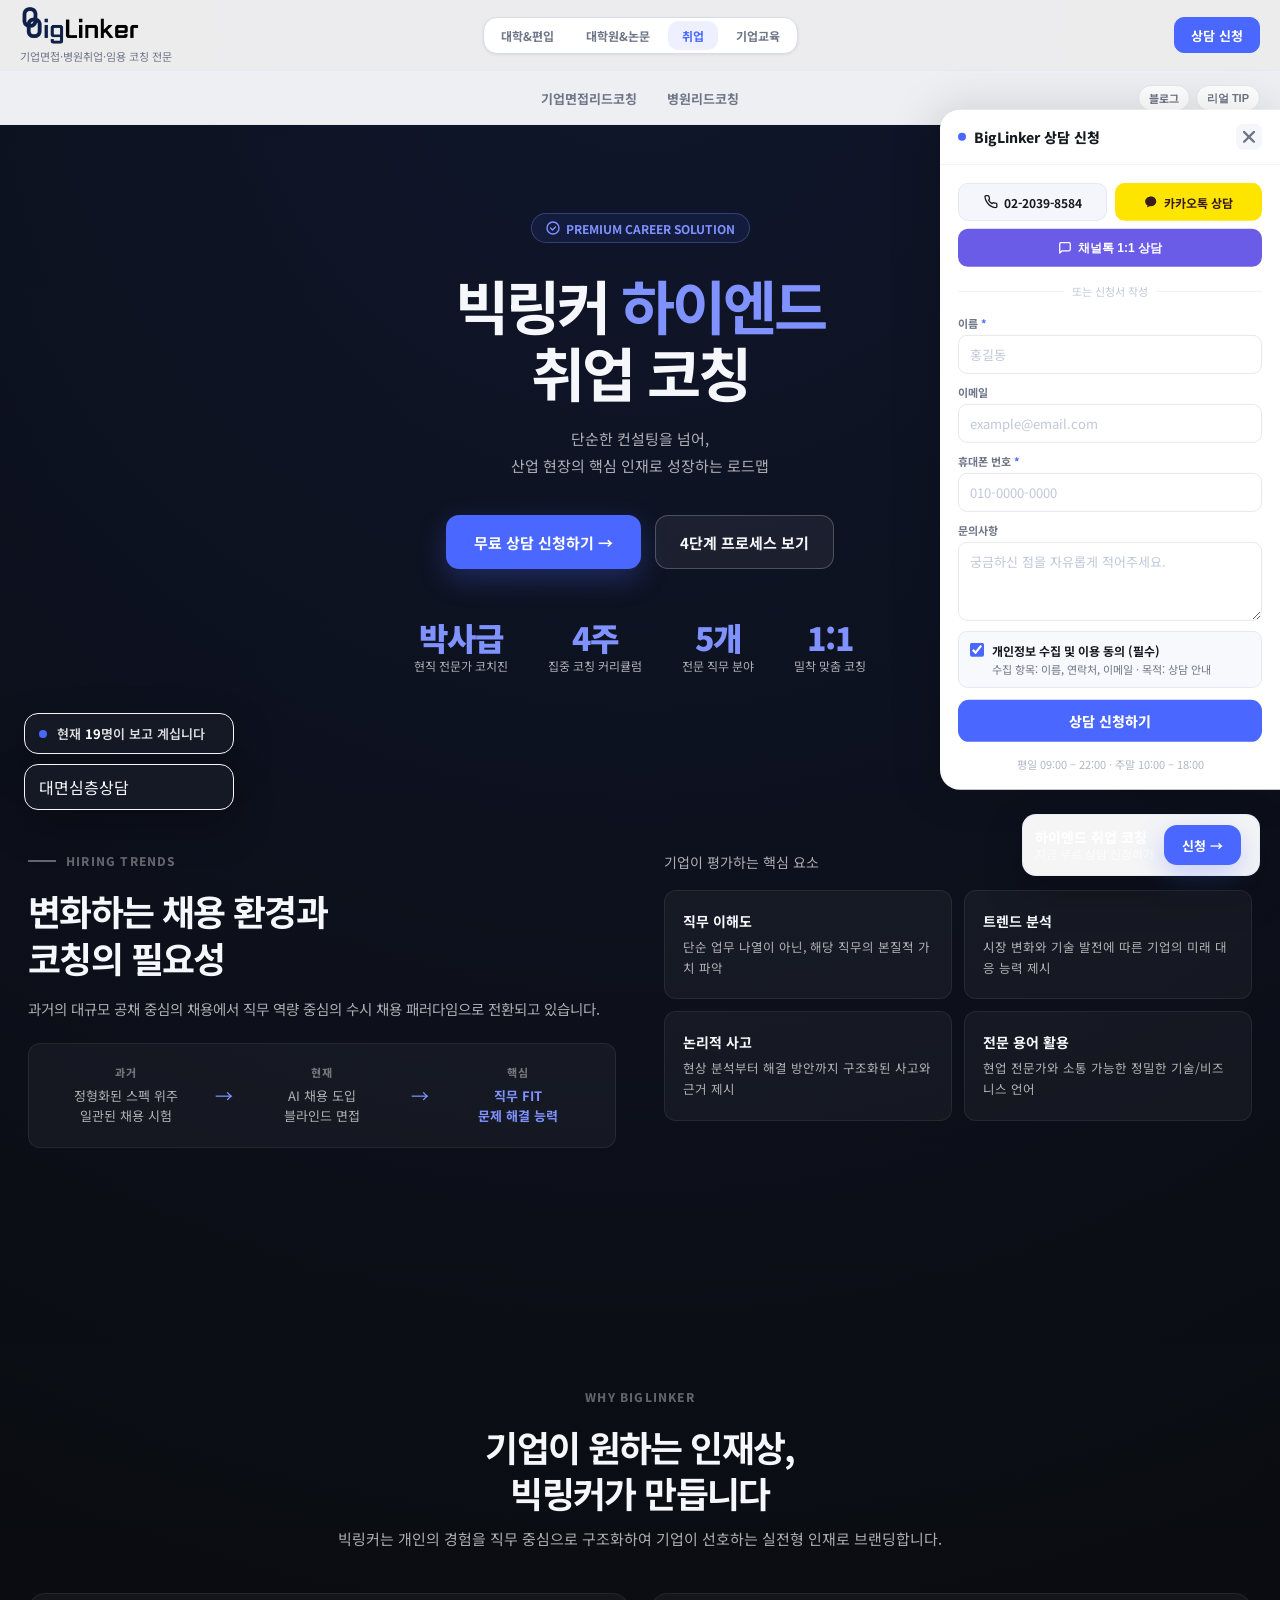
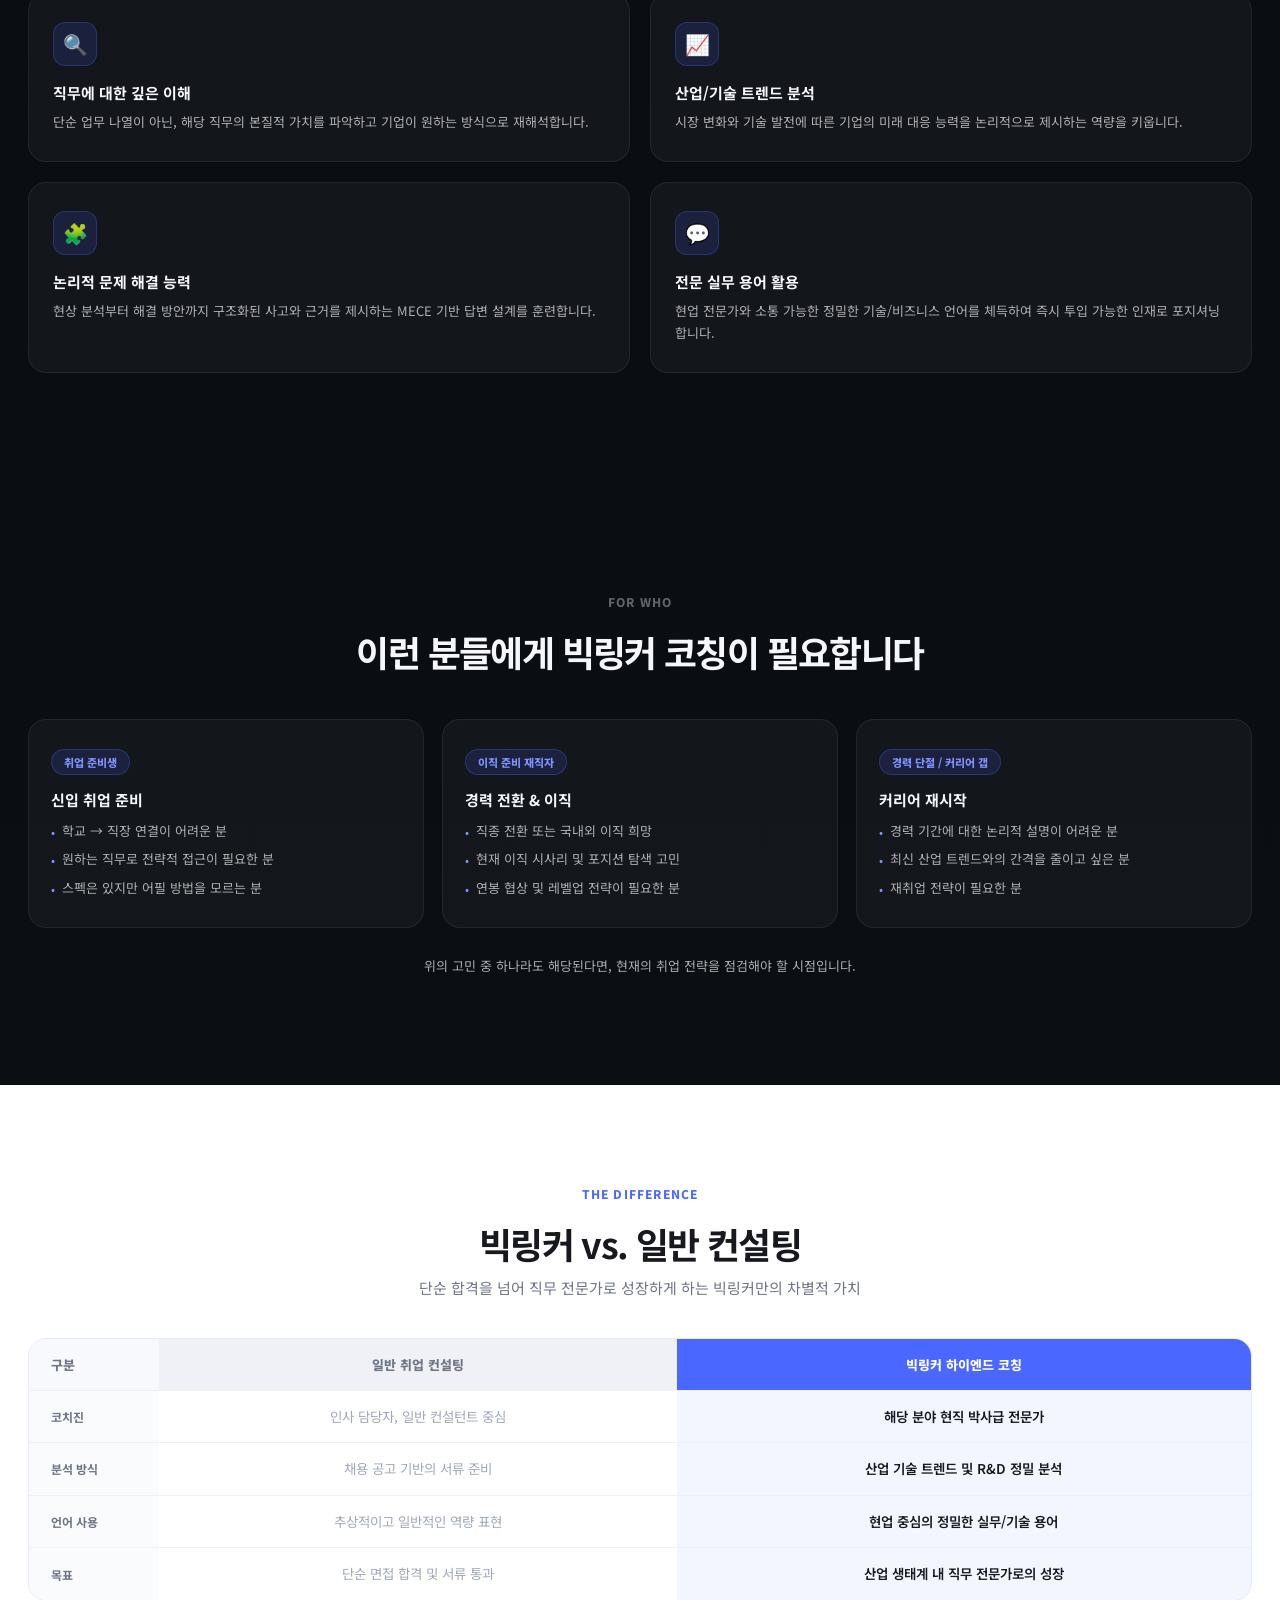
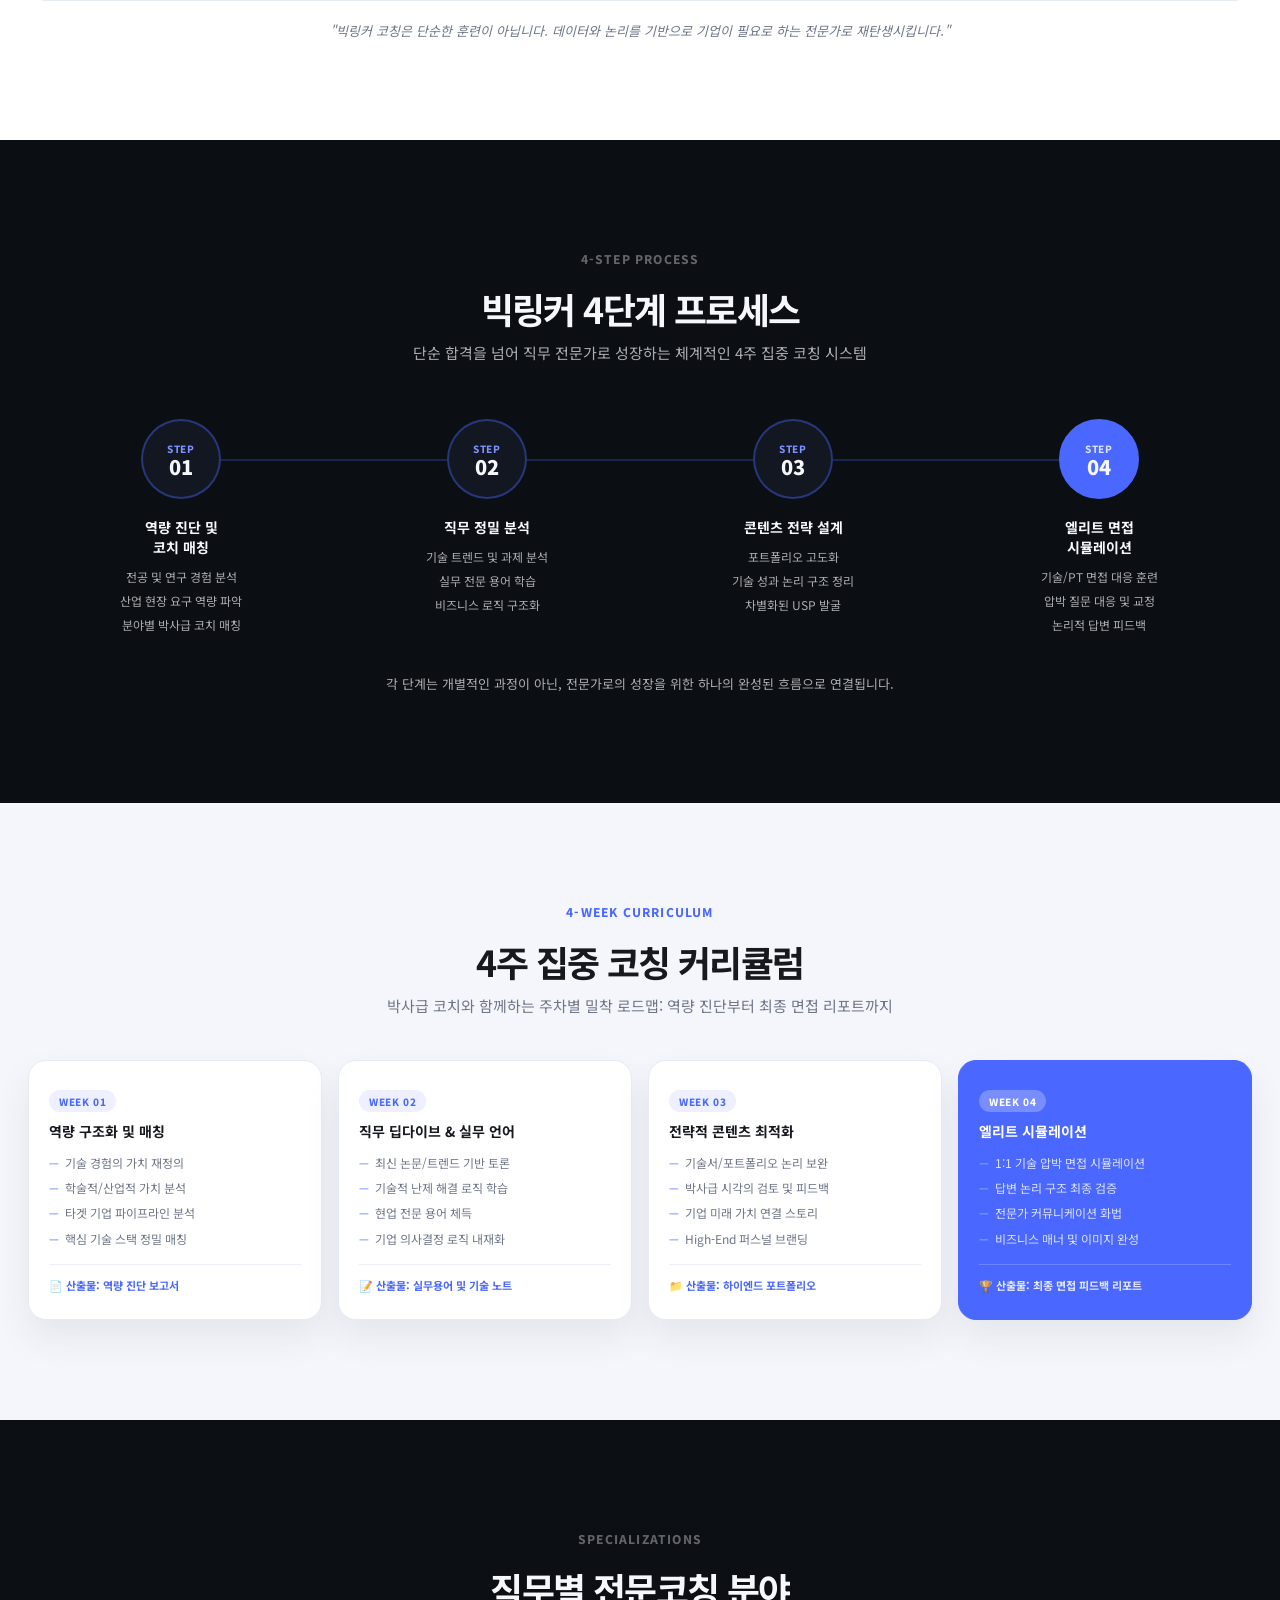
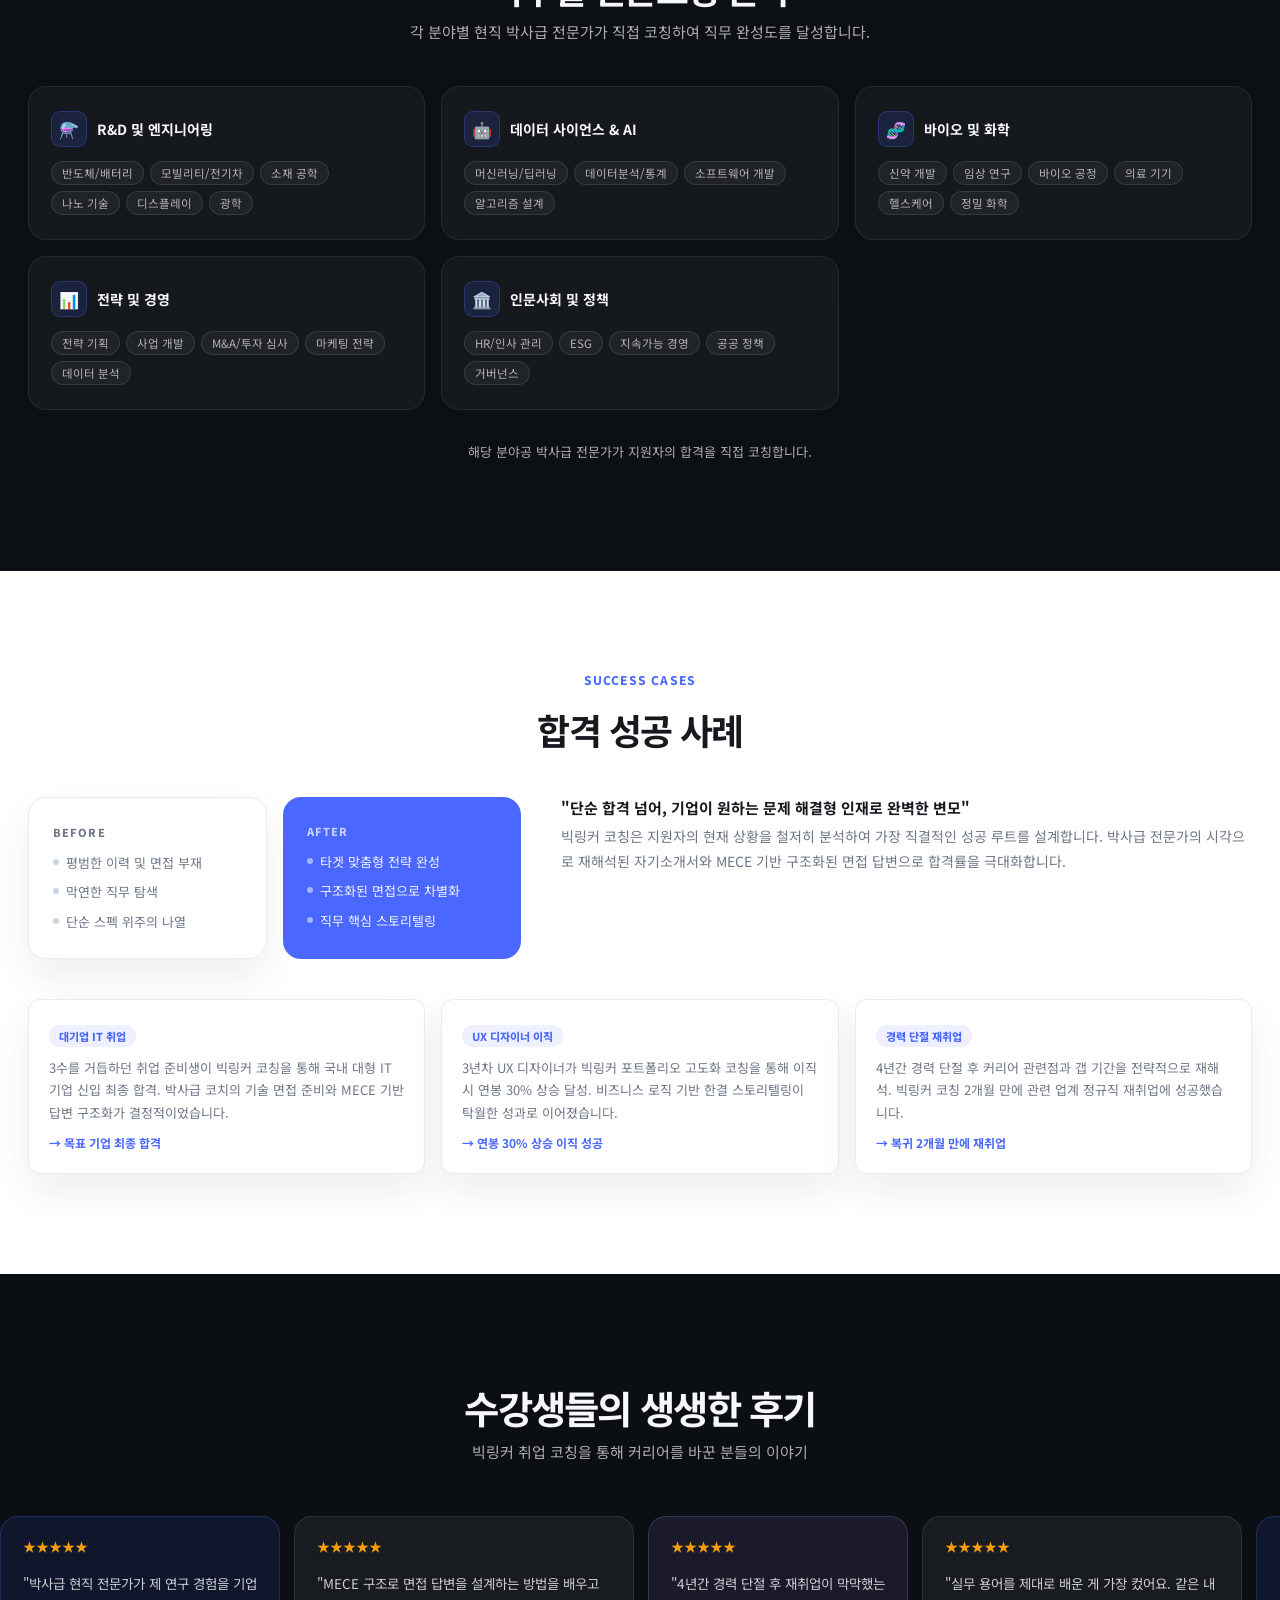
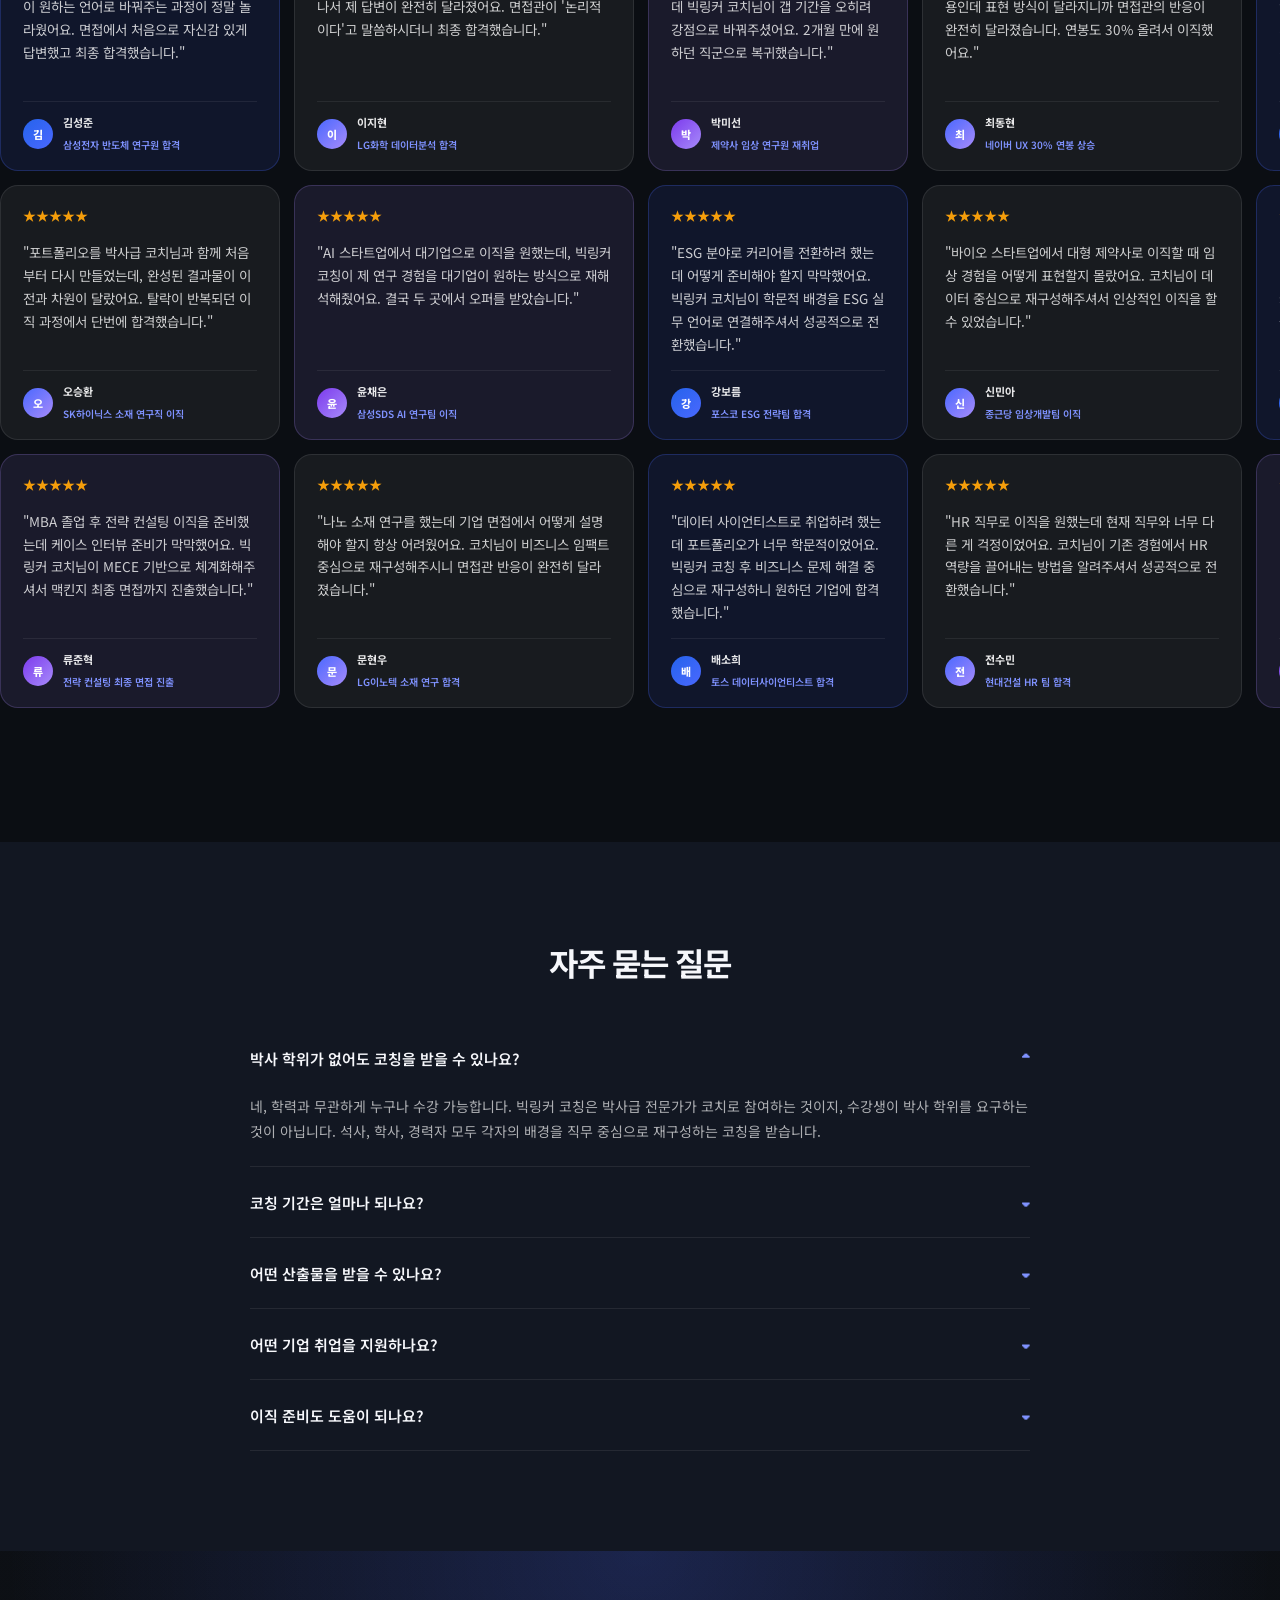
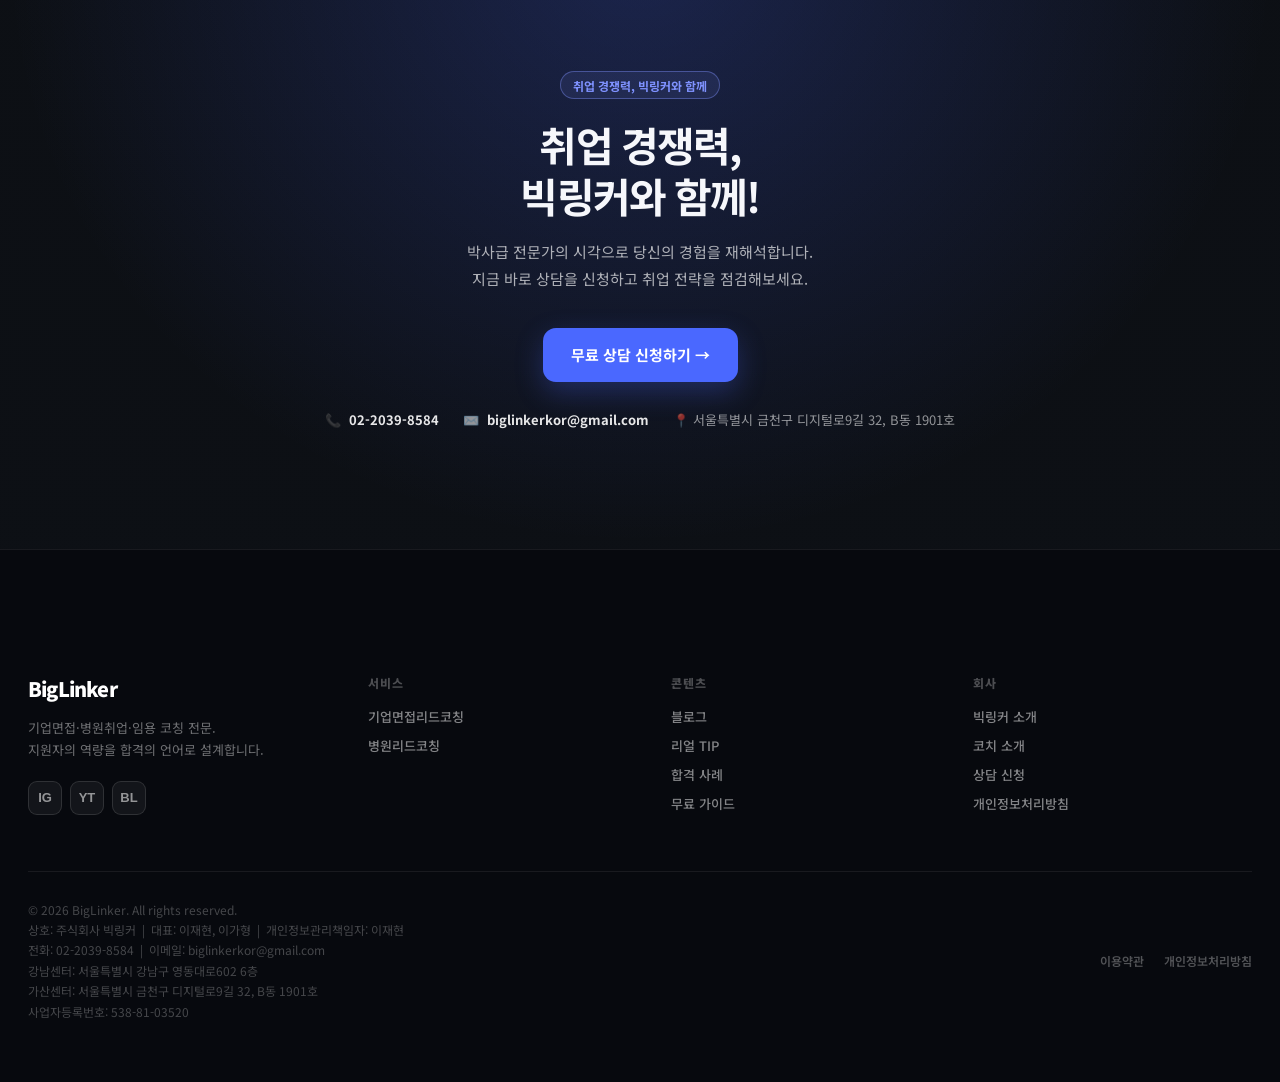
<file: career-coaching.html>
﻿<!DOCTYPE html>
<html lang="ko">
<head>
  <meta charset="UTF-8">
  <meta name="viewport" content="width=device-width, initial-scale=1.0">
  <title>BigLinker 하이엔드 취업 코칭</title>
  <meta name="description" content="커리어 전환·이직을 위한 경력 코칭. 강점 분석·포지셔닝·이직 전략 수립·면접 준비 통합 코칭.">
  <link rel="canonical" href="https://job.gobiglinker.com/career-coaching.html">
  <meta property="og:type"        content="website">
  <meta property="og:title"       content="BigLinker 하이엔드 취업 코칭">
  <meta property="og:description" content="커리어 전환·이직을 위한 경력 코칭. 강점 분석·포지셔닝·이직 전략 수립·면접 준비 통합 코칭.">
  <meta property="og:url"         content="https://job.gobiglinker.com/career-coaching.html">
  <meta property="og:image"       content="https://job.gobiglinker.com/assets/og-image.png">
  <meta property="og:locale"      content="ko_KR">
  <meta property="og:site_name"   content="빅링커">
  <meta name="twitter:card"        content="summary_large_image">
  <meta name="twitter:title"       content="BigLinker 하이엔드 취업 코칭">
  <meta name="twitter:description"  content="커리어 전환·이직을 위한 경력 코칭. 강점 분석·포지셔닝·이직 전략 수립·면접 준비 통합 코칭.">
  <meta name="twitter:image"       content="https://job.gobiglinker.com/assets/og-image.png">
  <link rel="icon" href="https://storage.googleapis.com/cr-resource/image/34612167169c183d5c4be110f99e38b1/1466898/1466898-favicon.ico?_1719911524" type="image/x-icon">
  <link rel="shortcut icon" href="https://storage.googleapis.com/cr-resource/image/34612167169c183d5c4be110f99e38b1/1466898/1466898-favicon.ico?_1719911524">
  <link rel="apple-touch-icon" href="https://storage.googleapis.com/cr-resource/image/34612167169c183d5c4be110f99e38b1/1466898/1466898-favicon.ico?_1719911524">
  <link rel="icon" type="image/x-icon" sizes="32x32" href="https://storage.googleapis.com/cr-resource/image/34612167169c183d5c4be110f99e38b1/1466898/1466898-favicon.ico?_1719911524">
  <link rel="icon" type="image/x-icon" sizes="16x16" href="https://storage.googleapis.com/cr-resource/image/34612167169c183d5c4be110f99e38b1/1466898/1466898-favicon.ico?_1719911524">
  <link rel="preconnect" href="https://fonts.googleapis.com">
  <link rel="preconnect" href="https://fonts.gstatic.com" crossorigin>
  <link href="https://fonts.googleapis.com/css2?family=Noto+Sans+KR:wght@400;500;700;800;900&display=swap" rel="stylesheet">
  <link rel="stylesheet" href="./style.css">
  <style>
:root {
      --header-bg: #f6f7fb; --header-surface: #ffffff; --header-line: #e5e8ef;
      --header-line-strong: #d7dbe5; --header-text: #17191f; --header-muted: #6e7687;
      --bg: #0b0e13; --bg-soft: #121722; --bg-dark: #090c11; --panel: #f5f6fb;
      --text: #f6f7fb; --muted: rgba(255,255,255,0.66); --muted-dark: #5d6473;
      --brand: #4a68ff; --brand-2: #7f92ff; --brand-soft: #eef0ff;
      --max: 1320px; --radius-xl: 28px; --radius-lg: 22px; --radius-md: 18px;
      --radius-sm: 12px; --radius-xs: 8px;
      --shadow: 0 24px 60px rgba(0,0,0,0.28); --shadow-card: 0 18px 36px rgba(36,46,78,0.08);
    }
    *, *::before, *::after { box-sizing: border-box; margin: 0; padding: 0; }
    html { scroll-behavior: smooth; }
    body {
      font-family: "Pretendard", "Noto Sans KR", sans-serif;
      background: radial-gradient(circle at 50% 0%, rgba(66,104,255,0.12), transparent 18%),
        linear-gradient(180deg, #090b0f 0%, #0b0e13 32%, #0d1015 100%);
      color: var(--text);
    }
    a { color: inherit; text-decoration: none; }
    .wrap { max-width: var(--max); margin: 0 auto; padding: 0 28px; }
    .inner { max-width: var(--max); margin: 0 auto; padding: 0 20px; }

    /* ── HEADER ── */
    .top-shell {
      position: sticky; top: 0; z-index: 120;
      background: rgba(255,255,255,0.94); backdrop-filter: blur(12px);
      border-bottom: 1px solid var(--header-line);
      transition: transform 0.28s ease, opacity 0.28s ease;
    }
    .top-shell.is-collapsed { transform: translateY(-100%); opacity: 0; }
    .sticky-category-shell {
      position: sticky; top: 0; z-index: 110;
      background: rgba(247,248,252,0.98);
      border-top: 1px solid #edf0f6; border-bottom: 1px solid var(--header-line);
      backdrop-filter: blur(12px);
    }
    .family-bar { background: #fff; }
    .family-outer { display: flex; justify-content: center; padding: 10px 0; }
    .family-wrap {
      display: flex; align-items: center; justify-content: center; gap: 8px;
      min-height: 46px; padding: 4px; border: 1px solid var(--header-line-strong);
      border-radius: 16px; background: #fff; box-shadow: 0 4px 16px rgba(32,43,73,0.08);
      overflow-x: auto; scrollbar-width: none; white-space: nowrap;
    }
    .family-wrap::-webkit-scrollbar, .category-tabs::-webkit-scrollbar { display: none; }
    .family-link { flex: 0 0 auto; padding: 8px 12px; border-radius: 10px; font-size: 13px; font-weight: 700; color: var(--header-muted); }
    .family-link.is-active { background: var(--brand-soft); color: var(--brand); }
    .main-header { background: #fff; }
    .main-header-wrap { display: grid; grid-template-columns: 1fr auto 1fr; align-items: center; gap: 16px; min-height: 78px; }
    .header-promo {
      justify-self: start; align-self: stretch; display: flex; align-items: center;
      padding: 0 16px; border-radius: 0 0 14px 14px; border: 1px solid #dfe3ff; border-top: 0;
      background: linear-gradient(180deg, #eef2ff 0%, #f6f8ff 100%);
      color: var(--brand); font-size: 13px; font-weight: 800; white-space: nowrap;
    }
    .brand { display: flex; flex-direction: column; align-items: center; justify-self: center; text-align: center; gap: 6px; }
    .brand-mark { width: 132px; height: 44px; object-fit: contain; }
    .brand-copy span { display: block; color: var(--header-muted); font-size: 12px; line-height: 1.45; }
    .header-actions { display: flex; align-items: center; justify-self: end; gap: 8px; }
    .cta-btn { display: inline-flex; align-items: center; justify-content: center; min-height: 38px; padding: 0 14px; border-radius: 12px; border: 1px solid var(--brand); background: var(--brand); color: #fff; font-weight: 700; font-size: 13px; }
    .category-row { display: grid; grid-template-columns: 1fr auto 1fr; align-items: center; min-height: 58px; gap: 12px; }
    .category-balance { justify-self: start; width: 120px; }
    .category-tabs { display: flex; align-items: center; justify-content: center; gap: 2px; overflow-x: auto; scrollbar-width: none; white-space: nowrap; }
    .category-tab { flex: 0 0 auto; position: relative; padding: 0 16px; min-height: 48px; display: inline-flex; align-items: center; font-size: 14px; font-weight: 700; color: var(--header-muted); }
    .category-tab.is-active { color: var(--brand); }
    .category-tab.is-active::after { content: ""; position: absolute; left: 16px; right: 16px; bottom: 0; height: 3px; background: var(--brand); border-radius: 999px; }
    .category-utility { display: flex; align-items: center; justify-self: end; gap: 6px; width: 240px; }
    .utility-link { display: inline-flex; align-items: center; min-height: 28px; padding: 0 10px; border-radius: 999px; border: 1px solid #e4e7ef; background: #f8f9fc; color: #6f7786; font-size: 12px; font-weight: 700; cursor: pointer; }
    .utility-link:hover { background: var(--brand-soft); color: var(--brand); }

    /* ── SECTION BASE ── */
    .section-eyebrow { display: flex; align-items: center; gap: 10px; font-size: 12px; font-weight: 800; letter-spacing: 0.1em; text-transform: uppercase; color: rgba(255,255,255,0.36); margin-bottom: 18px; }
    .section-eyebrow::before { content: ""; width: 28px; height: 2px; background: currentColor; flex-shrink: 0; }
    .section-eyebrow.center { justify-content: center; }
    .section-eyebrow.center::before { display: none; }
    .section-light .section-eyebrow, .section-panel .section-eyebrow { color: var(--brand); }
    .section-light { background: #fff; padding: 100px 0; }
    .section-panel { background: var(--panel); padding: 100px 0; }
    .section-dark {
      padding: 110px 0;
      --header-text: var(--text); --header-muted: var(--muted); --brand-soft: rgba(74,104,255,0.12);
    }
    .section-dark .light-card { --header-text: #17191f; --header-muted: #6e7687; --brand-soft: #eef0ff; }
    .sec-h2 { font-size: clamp(22px,2.8vw,36px); font-weight: 700; letter-spacing: -0.045em; line-height: 1.3; }

    /* ── HERO ── */
    .hero { padding: 88px 0 68px; text-align: center; }
    .hero-kicker { display: inline-flex; align-items: center; gap: 6px; min-height: 30px; padding: 0 14px; border-radius: 999px; border: 1px solid rgba(127,146,255,0.3); background: rgba(74,104,255,0.1); font-size: 12px; font-weight: 700; color: var(--brand-2); margin-bottom: 28px; }
    .hero h1 { max-width: 780px; margin: 0 auto 20px; font-size: clamp(30px,4.6vw,60px); line-height: 1.14; letter-spacing: -0.05em; font-weight: 700; color: var(--text); }
    .hero h1 em { color: var(--brand-2); font-style: normal; }
    .hero p { max-width: 560px; margin: 0 auto 36px; color: var(--muted); font-size: 15px; line-height: 1.8; }
    .hero-actions { display: flex; justify-content: center; gap: 14px; flex-wrap: wrap; margin-bottom: 52px; }
    .btn-primary { display: inline-flex; align-items: center; justify-content: center; min-height: 54px; padding: 0 28px; border-radius: 13px; font-size: 15px; font-weight: 700; background: var(--brand); color: #fff; box-shadow: 0 10px 28px rgba(74,104,255,0.28); transition: transform 0.2s; }
    .btn-primary:hover { transform: translateY(-2px); }
    .btn-secondary { display: inline-flex; align-items: center; justify-content: center; min-height: 54px; padding: 0 24px; border-radius: 13px; font-size: 15px; font-weight: 700; border: 1.5px solid rgba(255,255,255,0.22); color: var(--text); background: rgba(255,255,255,0.06); transition: transform 0.2s; }
    .btn-secondary:hover { transform: translateY(-2px); }
    .hero-stats { display: flex; justify-content: center; gap: 40px; flex-wrap: wrap; }
    .hero-stat { text-align: center; }
    .hero-stat .s-num { font-size: 32px; font-weight: 900; color: var(--brand-2); letter-spacing: -0.04em; line-height: 1; }
    .hero-stat .s-label { font-size: 12px; color: var(--muted); margin-top: 4px; }

    /* ── 채용 변화 ── */
    .trend-grid { display: grid; grid-template-columns: 1fr 1fr; gap: 48px; align-items: start; }
    .trend-left h2 { margin-bottom: 16px; }
    .trend-left p { font-size: 14.5px; color: var(--muted); line-height: 1.85; margin-bottom: 20px; }
    .trend-flow { display: flex; align-items: center; gap: 12px; padding: 20px; border-radius: var(--radius-sm); border: 1px solid rgba(255,255,255,0.07); background: rgba(255,255,255,0.04); margin-bottom: 20px; flex-wrap: wrap; }
    .trend-box { flex: 1; min-width: 100px; text-align: center; }
    .trend-box .t-label { font-size: 11px; font-weight: 800; text-transform: uppercase; letter-spacing: 0.08em; color: rgba(255,255,255,0.4); margin-bottom: 6px; }
    .trend-box .t-val { font-size: 13px; color: var(--muted); line-height: 1.55; }
    .trend-arrow { color: var(--brand-2); font-size: 18px; flex-shrink: 0; }
    .eval-grid { display: grid; grid-template-columns: 1fr 1fr; gap: 12px; }
    .eval-card { padding: 20px 18px; border-radius: var(--radius-sm); border: 1px solid rgba(255,255,255,0.07); background: rgba(255,255,255,0.04); }
    .eval-card .e-title { font-size: 14px; font-weight: 700; color: var(--text); margin-bottom: 6px; }
    .eval-card p { font-size: 12.5px; color: var(--muted); line-height: 1.65; margin: 0; }

    /* ── WHY ── */
    .why-4grid { display: grid; grid-template-columns: repeat(2, 1fr); gap: 20px; }
    .why-card { padding: 28px 24px; border-radius: var(--radius-md); border: 1px solid rgba(255,255,255,0.07); background: rgba(255,255,255,0.04); }
    .why-card .w-icon { width: 44px; height: 44px; border-radius: 12px; background: rgba(74,104,255,0.15); border: 1px solid rgba(74,104,255,0.28); display: flex; align-items: center; justify-content: center; font-size: 20px; margin-bottom: 16px; }
    .why-card h3 { font-size: 15px; font-weight: 700; color: var(--text); margin-bottom: 8px; }
    .why-card p { font-size: 13px; color: var(--muted); line-height: 1.7; margin: 0; }

    /* ── FOR WHO ── */
    .who-cols { display: grid; grid-template-columns: repeat(3, 1fr); gap: 18px; }
    .who-card { padding: 28px 22px; border-radius: var(--radius-md); border: 1px solid rgba(255,255,255,0.07); background: rgba(255,255,255,0.04); }
    .who-card .wc-tag { display: inline-flex; align-items: center; min-height: 26px; padding: 0 12px; border-radius: 999px; background: rgba(74,104,255,0.15); border: 1px solid rgba(74,104,255,0.3); font-size: 11px; font-weight: 800; color: var(--brand-2); margin-bottom: 14px; }
    .who-card h3 { font-size: 15px; font-weight: 700; color: var(--text); margin-bottom: 10px; }
    .who-card ul { list-style: none; display: grid; gap: 7px; }
    .who-card ul li { display: flex; align-items: flex-start; gap: 7px; font-size: 13px; color: var(--muted); line-height: 1.65; }
    .who-card ul li::before { content: "•"; color: var(--brand-2); flex-shrink: 0; font-size: 12px; margin-top: 2px; }

    /* ── 비교표 (LIGHT) ── */
    .compare-table { width: 100%; border-collapse: separate; border-spacing: 0; border-radius: var(--radius-md); overflow: hidden; border: 1px solid #e7ebf3; }
    .compare-table th { padding: 16px 22px; font-size: 13px; font-weight: 800; text-align: center; }
    .compare-table th:first-child { text-align: left; background: #f8f9fc; color: var(--header-muted); width: 130px; }
    .compare-table th.ours { background: var(--brand); color: #fff; }
    .compare-table th.theirs { background: #f0f1f7; color: var(--header-muted); }
    .compare-table td { padding: 15px 22px; font-size: 13.5px; border-top: 1px solid #edf0f6; text-align: center; vertical-align: middle; line-height: 1.6; }
    .compare-table td:first-child { text-align: left; background: #fafbfc; color: var(--header-muted); font-size: 12px; font-weight: 700; }
    .compare-table td.ours { background: rgba(74,104,255,0.06); color: var(--header-text); font-weight: 600; }
    .compare-table td.theirs { color: #a0a8b8; }
    .compare-note { text-align: center; font-size: 13px; color: var(--header-muted); margin-top: 20px; font-style: italic; }

    /* ── 4단계 프로세스 (DARK) ── */
    .process-grid { display: grid; grid-template-columns: repeat(4, 1fr); gap: 0; position: relative; }
    .process-grid::before { content: ""; position: absolute; top: 40px; left: 12.5%; right: 12.5%; height: 2px; background: rgba(74,104,255,0.25); z-index: 0; }
    .process-item { position: relative; z-index: 1; text-align: center; padding: 0 10px; }
    .proc-circle { width: 80px; height: 80px; border-radius: 999px; background: var(--bg-soft); border: 2px solid rgba(74,104,255,0.4); display: flex; flex-direction: column; align-items: center; justify-content: center; gap: 1px; margin: 0 auto 18px; }
    .proc-circle.active { background: var(--brand); border-color: var(--brand); }
    .proc-step { font-size: 10px; font-weight: 800; letter-spacing: 0.06em; color: var(--brand-2); }
    .proc-circle.active .proc-step { color: rgba(255,255,255,0.8); }
    .proc-num { font-size: 20px; font-weight: 900; color: var(--text); line-height: 1; }
    .process-item h3 { font-size: 14px; font-weight: 700; color: var(--text); margin-bottom: 10px; }
    .process-item ul { list-style: none; display: grid; gap: 5px; }
    .process-item ul li { font-size: 12px; color: var(--muted); line-height: 1.6; }

    /* ── 4주 커리큘럼 (PANEL) ── */
    .week-grid { display: grid; grid-template-columns: repeat(4, 1fr); gap: 16px; }
    .week-card { padding: 26px 20px; border-radius: var(--radius-md); border: 1px solid #e7ebf3; background: #fff; box-shadow: var(--shadow-card); }
    .week-card.highlight { background: var(--brand); border-color: var(--brand); }
    .week-tag { display: inline-flex; align-items: center; min-height: 22px; padding: 0 10px; border-radius: 999px; background: var(--brand-soft); color: var(--brand); font-size: 10px; font-weight: 800; letter-spacing: 0.06em; margin-bottom: 10px; }
    .week-card.highlight .week-tag { background: rgba(255,255,255,0.25); color: #fff; }
    .week-card h3 { font-size: 14px; font-weight: 700; color: var(--header-text); margin-bottom: 12px; line-height: 1.35; }
    .week-card.highlight h3 { color: #fff; }
    .week-list { display: grid; gap: 6px; list-style: none; }
    .week-list li { font-size: 12px; color: var(--header-muted); line-height: 1.6; display: flex; align-items: flex-start; gap: 6px; }
    .week-list li::before { content: "—"; color: var(--brand); flex-shrink: 0; font-size: 11px; margin-top: 1px; }
    .week-card.highlight .week-list li { color: rgba(255,255,255,0.8); }
    .week-card.highlight .week-list li::before { color: rgba(255,255,255,0.5); }
    .week-output { display: flex; align-items: center; gap: 6px; margin-top: 16px; padding-top: 12px; border-top: 1px solid #edf0f6; font-size: 11px; font-weight: 700; color: var(--brand); }
    .week-card.highlight .week-output { border-top-color: rgba(255,255,255,0.2); color: rgba(255,255,255,0.85); }

    /* ── 직무별 분야 (DARK) ── */
    .domain-grid { display: grid; grid-template-columns: repeat(3, 1fr); gap: 16px; }
    .domain-card { padding: 24px 22px; border-radius: var(--radius-md); border: 1px solid rgba(255,255,255,0.07); background: rgba(255,255,255,0.04); }
    .domain-card .d-head { display: flex; align-items: center; gap: 10px; margin-bottom: 14px; }
    .domain-card .d-icon { width: 36px; height: 36px; border-radius: 9px; background: rgba(74,104,255,0.15); border: 1px solid rgba(74,104,255,0.28); display: flex; align-items: center; justify-content: center; font-size: 16px; flex-shrink: 0; }
    .domain-card h3 { font-size: 14px; font-weight: 700; color: var(--text); }
    .domain-tags { display: flex; flex-wrap: wrap; gap: 6px; }
    .domain-tag { display: inline-flex; align-items: center; min-height: 24px; padding: 0 10px; border-radius: 999px; border: 1px solid rgba(255,255,255,0.1); background: rgba(255,255,255,0.05); font-size: 11.5px; color: var(--muted); }

    /* ── 성공 사례 (LIGHT) ── */
    .case-intro { display: grid; grid-template-columns: 1fr 1.4fr; gap: 40px; align-items: start; margin-bottom: 40px; }
    .ba-box { padding: 26px 24px; border-radius: var(--radius-md); }
    .ba-box.before { border: 1px solid #e7ebf3; background: #fff; box-shadow: var(--shadow-card); }
    .ba-box.after { background: var(--brand); }
    .ba-label { font-size: 11px; font-weight: 800; letter-spacing: 0.1em; text-transform: uppercase; margin-bottom: 12px; }
    .ba-box.before .ba-label { color: var(--header-muted); }
    .ba-box.after .ba-label { color: rgba(255,255,255,0.7); }
    .ba-list { display: grid; gap: 8px; }
    .ba-item { display: flex; align-items: flex-start; gap: 7px; font-size: 13px; line-height: 1.65; }
    .ba-box.before .ba-item { color: var(--header-muted); }
    .ba-box.after .ba-item { color: rgba(255,255,255,0.9); }
    .ba-dot { flex-shrink: 0; width: 6px; height: 6px; border-radius: 999px; margin-top: 7px; }
    .ba-box.before .ba-dot { background: #cbd5e1; }
    .ba-box.after .ba-dot { background: rgba(255,255,255,0.5); }
    .case-cards { display: grid; grid-template-columns: repeat(3, 1fr); gap: 16px; }
    .case-card { padding: 22px 20px; border-radius: var(--radius-sm); border: 1px solid #e7ebf3; background: #fff; box-shadow: var(--shadow-card); }
    .case-badge { display: inline-flex; align-items: center; min-height: 22px; padding: 0 10px; border-radius: 999px; background: var(--brand-soft); color: var(--brand); font-size: 11px; font-weight: 800; margin-bottom: 10px; }
    .case-card p { font-size: 13px; color: var(--header-muted); line-height: 1.7; }
    .case-card .c-result { font-size: 12px; font-weight: 700; color: var(--brand); margin-top: 10px; }

    /* ── REVIEW MARQUEE ── */
    .review-band { padding: 110px 0 130px; background: #0b0e13; }
    .review-band-head { text-align: center; margin-bottom: 46px; }
    .review-band-head h2 { font-size: clamp(24px,3vw,40px); font-weight: 700; line-height: 1.24; letter-spacing: -0.045em; color: var(--text); margin-bottom: 10px; }
    .review-band-head p { font-size: 15px; color: var(--muted); }
    .review-marquee-wrap { width: 100vw; position: relative; left: 50%; margin-left: -50vw; overflow: hidden; display: flex; flex-direction: column; gap: 14px; padding: 8px 0 4px; }
    .review-marquee-row { display: flex; gap: 14px; width: max-content; }
    .review-marquee-row:nth-child(1) { animation: rmq-ltr 38s linear infinite; }
    .review-marquee-row:nth-child(2) { animation: rmq-rtl 55s linear infinite; }
    .review-marquee-row:nth-child(3) { animation: rmq-ltr 46s linear infinite; }
    @keyframes rmq-ltr { 0% { transform: translateX(0); } 100% { transform: translateX(-50%); } }
    @keyframes rmq-rtl { 0% { transform: translateX(-50%); } 100% { transform: translateX(0); } }
    .review-mini { flex-shrink: 0; padding: 20px 22px 16px; border-radius: 18px; background: rgba(255,255,255,0.055); border: 1px solid rgba(255,255,255,0.09); display: flex; flex-direction: column; }
    .review-mini:nth-child(4n+1) { width: 280px; } .review-mini:nth-child(4n+2) { width: 340px; } .review-mini:nth-child(4n+3) { width: 260px; } .review-mini:nth-child(4n+4) { width: 320px; }
    .review-mini.accent-blue { background: rgba(74,104,255,0.10); border-color: rgba(74,104,255,0.25); }
    .review-mini.accent-purple { background: rgba(167,139,250,0.10); border-color: rgba(167,139,250,0.22); }
    .review-mini p { margin: 8px 0 auto; font-size: 13.5px; color: rgba(255,255,255,0.78); line-height: 1.7; flex: 1; }
    .review-mini-meta { display: flex; align-items: center; gap: 10px; margin-top: 14px; padding-top: 12px; border-top: 1px solid rgba(255,255,255,0.07); }
    .review-mini-avatar { width: 30px; height: 30px; border-radius: 50%; background: linear-gradient(135deg,#4a68ff,#a78bfa); flex-shrink: 0; display: flex; align-items: center; justify-content: center; font-size: 11px; font-weight: 800; color: #fff; }
    .review-mini.accent-blue .review-mini-avatar { background: linear-gradient(135deg,#2563eb,#4a68ff); }
    .review-mini.accent-purple .review-mini-avatar { background: linear-gradient(135deg,#7c3aed,#a78bfa); }
    .review-mini-info strong { display: block; font-size: 11px; font-weight: 700; color: rgba(255,255,255,0.9); }
    .review-mini-info span { font-size: 10px; color: #7f92ff; font-weight: 600; }
    .star-row { color: #f59e0b; font-size: 13px; margin-bottom: 8px; }

    /* ── FAQ ── */
    .faq-band { padding: 100px 0; background: var(--bg-soft); }
    .faq-title { font-size: clamp(22px,2.5vw,34px); font-weight: 700; letter-spacing: -0.04em; line-height: 1.3; color: var(--text); margin-bottom: 40px; text-align: center; }
    details { border-bottom: 1px solid rgba(255,255,255,0.08); }
    summary { display: flex; align-items: center; justify-content: space-between; padding: 22px 0; cursor: pointer; list-style: none; font-size: 15px; font-weight: 600; color: var(--text); }
    summary::-webkit-details-marker { display: none; }
    .faq-arrow { font-size: 18px; color: var(--brand-2); transition: transform 0.2s; flex-shrink: 0; }
    details[open] .faq-arrow { transform: rotate(180deg); }
    details p { padding: 0 0 22px; color: var(--muted); font-size: 14px; line-height: 1.8; }

    /* ── CTA ── */
    .cta-band { padding: 120px 0; background: radial-gradient(ellipse at 50% 0%, rgba(74,104,255,0.24), transparent 70%); }
    .cta-inner { max-width: 700px; margin: 0 auto; text-align: center; }
    .cta-badge { display: inline-flex; align-items: center; min-height: 28px; padding: 0 12px; border-radius: 999px; border: 1px solid rgba(127,146,255,0.4); background: rgba(127,146,255,0.1); font-size: 12px; font-weight: 700; color: var(--brand-2); margin-bottom: 20px; }
    .cta-inner h2 { font-size: clamp(26px,3.2vw,44px); font-weight: 700; line-height: 1.25; letter-spacing: -0.045em; color: var(--text); margin-bottom: 16px; }
    .cta-inner p { font-size: 15px; color: var(--muted); line-height: 1.8; margin-bottom: 36px; }
    .cta-contact { display: flex; justify-content: center; gap: 24px; flex-wrap: wrap; margin-top: 28px; }
    .cta-contact-item { display: flex; align-items: center; gap: 8px; font-size: 13px; color: rgba(255,255,255,0.55); }
    .cta-contact-item strong { color: rgba(255,255,255,0.9); font-weight: 700; }

    /* ── FOOTER ── */
    .site-footer { background: var(--bg-dark); border-top: 1px solid rgba(255,255,255,0.06); }
    .footer-inner { max-width: var(--max); margin: 0 auto; padding: 0 28px; }
    .footer-top { display: grid; grid-template-columns: 280px 1fr; gap: 60px; padding: 60px 0 40px; border-bottom: 1px solid rgba(255,255,255,0.06); }
    .footer-logo { font-size: 18px; font-weight: 900; color: var(--brand-2); margin-bottom: 12px; }
    .footer-brand-desc { font-size: 13px; color: var(--muted-dark); line-height: 1.75; margin: 0 0 16px; }
    .footer-sns { display: flex; gap: 8px; }
    .footer-sns-btn { width: 32px; height: 32px; border-radius: 8px; border: 1px solid rgba(255,255,255,0.1); background: rgba(255,255,255,0.04); color: var(--muted-dark); font-size: 13px; cursor: pointer; display: flex; align-items: center; justify-content: center; }
    .footer-nav-grid { display: grid; grid-template-columns: repeat(3,1fr); gap: 20px; }
    .footer-nav-group h4 { font-size: 12px; font-weight: 800; letter-spacing: 0.06em; text-transform: uppercase; color: rgba(255,255,255,0.35); margin-bottom: 14px; }
    .footer-nav-group a { display: block; font-size: 13px; color: var(--muted-dark); margin-bottom: 10px; font-weight: 500; }
    .footer-nav-group a:hover { color: var(--brand-2); }
    .footer-bottom { display: flex; align-items: center; justify-content: space-between; padding: 20px 0; gap: 16px; }
    .footer-legal { font-size: 12px; color: var(--muted-dark); line-height: 1.7; }
    .footer-policy-links { display: flex; gap: 16px; }
    .footer-policy-links a { font-size: 12px; color: var(--muted-dark); font-weight: 600; }

    /* ── MOBILE ── */
    .mobile-floating-cta { display: none; position: fixed; bottom: 20px; left: 16px; right: 16px; border-radius: 16px; background: var(--brand); padding: 14px 18px; box-shadow: 0 16px 40px rgba(74,104,255,0.4); align-items: center; gap: 12px; z-index: 900; }
    .mobile-floating-cta strong { display: block; font-size: 14px; font-weight: 800; color: #fff; }
    .mobile-floating-cta span { font-size: 12px; color: rgba(255,255,255,0.75); }

    @media (max-width: 760px) {
      .wrap, .inner { padding: 0 16px; }
      .main-header-wrap, .category-row { grid-template-columns: 1fr; }
      .header-promo, .header-actions, .category-balance { display: none; }
      .brand { justify-self: center; align-items: center; text-align: center; }
      .category-utility { width: auto; overflow-x: auto; scrollbar-width: none; white-space: nowrap; padding-bottom: 8px; }
      .mobile-floating-cta { display: flex; }
      .trend-grid { grid-template-columns: 1fr; gap: 32px; }
      .eval-grid { grid-template-columns: 1fr; }
      .why-4grid { grid-template-columns: 1fr; }
      .who-cols { grid-template-columns: 1fr; }
      .process-grid { grid-template-columns: 1fr 1fr; }
      .process-grid::before { display: none; }
      .week-grid { grid-template-columns: 1fr 1fr; }
      .domain-grid { grid-template-columns: 1fr; }
      .case-intro { grid-template-columns: 1fr; }
      .case-cards { grid-template-columns: 1fr; }
      .footer-top { grid-template-columns: 1fr; gap: 32px; }
      .footer-nav-grid { grid-template-columns: 1fr 1fr; }
    }
    /* ══════════════════════════════════════════
       HEADER — common (partials/header.css)
    ══════════════════════════════════════════ */
    .top-shell {
      position: sticky; top: 0; z-index: 120;
      background: rgba(255,255,255,0.92);
      backdrop-filter: blur(16px); -webkit-backdrop-filter: blur(16px);
      border-bottom: 1px solid var(--header-line);
      transition: transform 0.28s ease, box-shadow 0.28s ease, opacity 0.28s ease;
    }
    .top-shell.is-scrolled { box-shadow: 0 2px 8px rgba(0,0,0,0.06); }
    .top-shell.is-collapsed { transform: translateY(-100%); opacity: 0; }
    .sticky-category-shell {
      position: sticky; top: 0; z-index: 110;
      background: rgba(248,249,252,0.96);
      border-bottom: 1px solid var(--header-line);
      backdrop-filter: blur(12px);
    }
    .family-bar { background: transparent; }
    .family-bar--mobile { display: none; }
    .family-outer { display: flex; justify-content: center; padding: 8px 0; }
    .family-wrap {
      display: flex; align-items: center; justify-content: center;
      gap: 4px; min-height: 40px; padding: 3px;
      border: 1px solid var(--header-line-strong); border-radius: 14px;
      background: #fff; box-shadow: 0 1px 3px rgba(0,0,0,0.07);
      overflow-x: auto; scrollbar-width: none; white-space: nowrap;
    }
    .family-wrap::-webkit-scrollbar { display: none; }
    .family-inline {
      display: flex; align-items: center; justify-content: center;
      gap: 4px; padding: 3px;
      border: 1px solid var(--header-line-strong); border-radius: 14px;
      background: #fff; box-shadow: 0 1px 3px rgba(0,0,0,0.07);
      white-space: nowrap;
    }
    .family-link {
      flex: 0 0 auto; padding: 6px 14px; border-radius: 10px;
      font-size: 12px; font-weight: 700; color: var(--header-muted);
      transition: background 0.18s, color 0.18s;
    }
    .family-link.is-active { background: var(--brand-soft); color: var(--brand); }
    .family-link:not(.is-active):hover { background: #f8f9fc; color: var(--header-text); }
    .main-header { background: transparent; }
    .main-header-wrap {
      display: grid; grid-template-columns: 1fr auto 1fr;
      align-items: center; gap: 16px; min-height: 70px;
    }
    .header-promo {
      justify-self: start; align-self: stretch; display: flex; align-items: center;
      padding: 0 14px; border-radius: 0 0 12px 12px;
      border: 1px solid #dde2ff; border-top: 0;
      background: var(--brand-soft);
      color: var(--brand); font-size: 12px; font-weight: 700; white-space: nowrap;
    }
    .brand { display: flex; flex-direction: column; align-items: flex-start; justify-self: start; text-align: left; gap: 4px; }
    .brand-mark { width: 120px; height: 40px; object-fit: contain; }
    .brand-copy span { display: block; color: var(--header-muted); font-size: 11px; line-height: 1.4; }
    .header-actions { display: flex; align-items: center; justify-self: end; gap: 8px; }
    .cta-btn {
      display: inline-flex; align-items: center; justify-content: center;
      min-height: 36px; padding: 0 16px; border-radius: 10px;
      border: 1px solid var(--brand); background: var(--brand);
      color: #fff; font-weight: 700; font-size: 13px;
      transition: background 0.18s, transform 0.18s;
    }
    .cta-btn:hover { background: #3a58ef; transform: translateY(-1px); }
    .category-row {
      display: grid; grid-template-columns: 1fr auto 1fr;
      align-items: center; min-height: 52px; gap: 12px;
    }
    .category-balance { justify-self: start; width: 120px; }
    .category-tabs {
      display: flex; align-items: center; justify-content: center;
      gap: 2px; overflow-x: auto; scrollbar-width: none; white-space: nowrap;
    }
    .category-tabs::-webkit-scrollbar { display: none; }
    .category-tab {
      flex: 0 0 auto; position: relative; padding: 0 14px; min-height: 44px;
      display: inline-flex; align-items: center; justify-content: center;
      font-size: 13px; font-weight: 700; color: var(--header-muted);
      transition: color 0.18s;
    }
    .category-tab:hover { color: var(--header-text); }
    .category-tab.is-active { color: var(--brand); }
    .category-tab.is-active::after {
      content: ""; position: absolute; left: 14px; right: 14px; bottom: 0;
      height: 2px; background: var(--brand); border-radius: 999px;
    }
    .category-utility { display: flex; align-items: center; justify-self: end; gap: 6px; width: 200px; }
    .utility-link {
      display: inline-flex; align-items: center; justify-content: center;
      min-height: 26px; padding: 0 10px; border-radius: 999px;
      border: 1px solid var(--header-line); background: #fff;
      color: var(--header-muted); font-size: 11px; font-weight: 700; cursor: pointer;
      transition: background 0.18s, color 0.18s, border-color 0.18s;
    }
    .utility-link:hover { background: var(--brand-soft); color: var(--brand); border-color: #dde2ff; }
    @media (max-width: 760px) {
      .inner { padding: 0 16px; }
      .main-header-wrap, .category-row { grid-template-columns: 1fr; gap: 10px; }
      .header-promo, .header-actions { display: none; }
      .family-inline { display: none; }
      .family-bar--mobile { display: block; }
      .brand { justify-self: center; align-items: center; text-align: center; }
      .category-balance { display: none; }
      .category-tabs, .category-utility { justify-content: flex-start; }
      .sticky-category-shell .category-utility { display: none !important; }
    }

  </style>
  <script type="application/ld+json">
  {"@context":"https://schema.org","@type":"Organization","name":"빅링커","alternateName":"BigLinker","url":"https://gobiglinker.com","logo":{"@type":"ImageObject","url":"https://job.gobiglinker.com/assets/og-image.png"},"description":"편입·대입·대학원·취업·기업교육 전문 코칭 기관. 2,800건 이상의 1:1 코칭 완료, 30명 이상의 전문 코치진 보유.","knowsAbout":["기업교육","AI 활용 교육","리더십 교육","편입 컨설팅","대학원 입시","취업 코칭","자기소개서 코칭","면접 코칭"],"numberOfEmployees":{"@type":"QuantitativeValue","value":30},"areaServed":"KR","inLanguage":"ko","sameAs":["https://transfer.gobiglinker.com","https://graduate.gobiglinker.com","https://job.gobiglinker.com","https://biz.gobiglinker.com"]}
  </script>
  <script type="application/ld+json">
  {"@context":"https://schema.org","@type":"BreadcrumbList","itemListElement":[{"@type":"ListItem","position":1,"name":"빅링커","item":"https://gobiglinker.com/"},{"@type":"ListItem","position":2,"name":"취업 코칭","item":"https://job.gobiglinker.com/"},{"@type":"ListItem","position":3,"name":"BigLinker 하이엔드 취업 코칭","item":"https://job.gobiglinker.com/career-coaching.html"}]}
  </script>
  <script type="application/ld+json">
  {"@context":"https://schema.org","@type":"Service","name":"BigLinker 하이엔드 취업 코칭","description":"커리어 전환·이직을 위한 경력 코칭. 강점 분석·포지셔닝·이직 전략 수립·면접 준비 통합 코칭.","provider":{"@type":"Organization","name":"빅링커","url":"https://gobiglinker.com"},"areaServed":"KR","inLanguage":"ko","url":"https://job.gobiglinker.com/career-coaching.html"}
  </script>
  <script type="application/ld+json">
  {"@context":"https://schema.org","@type":"FAQPage","mainEntity":[{"@type":"Question","name":"박사 학위가 없어도 코칭을 받을 수 있나요?","acceptedAnswer":{"@type":"Answer","text":"네, 학력과 무관하게 누구나 수강 가능합니다. 빅링커 코칭은 박사급 전문가가 코치로 참여하는 것이지, 수강생이 박사 학위를 요구하는 것이 아닙니다. 석사, 학사, 경력자 모두 각자의 배경을 직무 중심으로 재구성하는 코칭을 받습니다."}},{"@type":"Question","name":"코칭 기간은 얼마나 되나요?","acceptedAnswer":{"@type":"Answer","text":"기본 과정은 4주 집중 코칭입니다. 목표와 상황에 따라 2주 단기 집중 또는 8주 심화 과정도 운영합니다. 초기 상담에서 현재 상황과 목표 일정을 파악하여 최적의 과정을 추천해드립니다."}},{"@type":"Question","name":"어떤 산출물을 받을 수 있나요?","acceptedAnswer":{"@type":"Answer","text":"역량 진단 보고서, 실무용어 및 기술 노트, 하이엔드 포트폴리오, 최종 면접 피드백 리포트 등 4가지 주요 산출물을 제공합니다. 각 산출물은 실제 취업 활동에 즉시 활용 가능한 형태로 완성됩니다."}},{"@type":"Question","name":"어떤 기업 취업을 지원하나요?","acceptedAnswer":{"@type":"Answer","text":"삼성, LG, SK, 현대, 카카오, 네이버 등 국내 대기업부터 글로벌 기업, 컨설팅 펌, 스타트업까지 목표 기업에 따라 맞춤형 전략을 설계합니다. 특히 R&D, 데이터, 바이오, 전략 분야의 전문직 취업에 강점이 있습니다."}},{"@type":"Question","name":"이직 준비도 도움이 되나요?","acceptedAnswer":{"@type":"Answer","text":"네, 현재 재직자의 이직 준비도 핵심 코칭 영역 중 하나입니다. 현재 직무 경험을 목표 직무의 언어로 재해석하고, 이직 사유를 논리적으로 설득력 있게 표현하는 방법, 연봉 협상 전략까지 함께 준비합니다."}}]}
  </script>
</head>
<body>

  <!-- ══ HEADER (generated from _partials/header.html) ══ -->
  <div class="top-shell" id="topShell">
    <header class="main-header">
      <div class="inner">
        <div class="main-header-wrap">
          <a class="brand" href="./index.html">
            <img class="brand-mark" src="./assets/biglinker-logo.webp" alt="빅링커 로고">
            <div class="brand-copy"><span>기업면접·병원취업·임용 코칭 전문</span></div>
          </a>
          <div class="family-inline">
            <a class="family-link " href="https://transfer.gobiglinker.com/">대학&amp;편입</a>
            <a class="family-link " href="https://graduate.gobiglinker.com/">대학원&amp;논문</a>
            <a class="family-link is-active" href="https://job.gobiglinker.com/">취업</a>
            <a class="family-link " href="https://biz.gobiglinker.com/">기업교육</a>
          </div>
          <div class="header-actions">
            <a class="cta-btn" href="#cta">상담 신청</a>
          </div>
        </div>
      </div>
    </header>
    <!-- mobile-only family bar -->
    <div class="family-bar family-bar--mobile">
      <div class="inner">
        <div class="family-outer">
          <div class="family-wrap">
            <a class="family-link " href="https://transfer.gobiglinker.com/">대학&amp;편입</a>
            <a class="family-link " href="https://graduate.gobiglinker.com/">대학원&amp;논문</a>
            <a class="family-link is-active" href="https://job.gobiglinker.com/">취업</a>
            <a class="family-link " href="https://biz.gobiglinker.com/">기업교육</a>
          </div>
        </div>
      </div>
    </div>
  </div>

  <div class="sticky-category-shell">
    <div class="inner">
      <div class="category-row">
        <div class="category-balance" aria-hidden="true"></div>
        <nav class="category-tabs" aria-label="서비스 카테고리">
          <a class="category-tab" href="./corporate-interview-coaching.html">기업면접리드코칭</a>
          <a class="category-tab" href="./hospital-job-coaching.html">병원리드코칭</a>
        </nav>
        <div class="category-utility" aria-label="콘텐츠 바로가기">
          <a class="utility-link" href="https://blog.gobiglinker.com/blog/job" target="_blank" rel="noopener">블로그</a>
          <button class="utility-link" type="button">리얼 TIP</button>
        </div>
      </div>
    </div>
  </div>

<!-- ══ HERO ══ -->
    <section class="hero">
      <div class="wrap">
        <div class="hero-kicker">
          <svg width="14" height="14" viewBox="0 0 14 14" fill="none"><circle cx="7" cy="7" r="6" stroke="#7f92ff" stroke-width="1.4"/><path d="M4.5 7l2 2 3-3" stroke="#7f92ff" stroke-width="1.4" stroke-linecap="round" stroke-linejoin="round"/></svg>
          PREMIUM CAREER SOLUTION
        </div>
        <h1>빅링커 <em>하이엔드</em><br>취업 코칭</h1>
        <p>단순한 컨설팅을 넘어,<br>산업 현장의 핵심 인재로 성장하는 로드맵</p>
        <div class="hero-actions">
          <a class="btn-primary" href="#cta">무료 상담 신청하기 →</a>
          <a class="btn-secondary" href="#process">4단계 프로세스 보기</a>
        </div>
        <div class="hero-stats">
          <div class="hero-stat">
            <div class="s-num">박사급</div>
            <div class="s-label">현직 전문가 코치진</div>
          </div>
          <div class="hero-stat">
            <div class="s-num">4주</div>
            <div class="s-label">집중 코칭 커리큘럼</div>
          </div>
          <div class="hero-stat">
            <div class="s-num">5개</div>
            <div class="s-label">전문 직무 분야</div>
          </div>
          <div class="hero-stat">
            <div class="s-num">1:1</div>
            <div class="s-label">밀착 맞춤 코칭</div>
          </div>
        </div>
      </div>
    </section>

    <!-- ══ 채용 변화 ══ -->
    <section class="section-dark" id="why-now">
      <div class="wrap">
        <div class="trend-grid">
          <div class="trend-left">
            <div class="section-eyebrow">Hiring Trends</div>
            <h2 class="sec-h2" style="color:var(--text);margin-bottom:16px;">변화하는 채용 환경과<br>코칭의 필요성</h2>
            <p>과거의 대규모 공채 중심의 채용에서 직무 역량 중심의 수시 채용 패러다임으로 전환되고 있습니다.</p>
            <div class="trend-flow">
              <div class="trend-box">
                <div class="t-label">과거</div>
                <div class="t-val">정형화된 스펙 위주<br>일관된 채용 시험</div>
              </div>
              <div class="trend-arrow">→</div>
              <div class="trend-box">
                <div class="t-label">현재</div>
                <div class="t-val">AI 채용 도입<br>블라인드 면접</div>
              </div>
              <div class="trend-arrow">→</div>
              <div class="trend-box">
                <div class="t-label">핵심</div>
                <div class="t-val" style="color:var(--brand-2);font-weight:700;">직무 FIT<br>문제 해결 능력</div>
              </div>
            </div>
          </div>
          <div>
            <p style="font-size:14px;color:var(--muted);margin-bottom:18px;">기업이 평가하는 핵심 요소</p>
            <div class="eval-grid">
              <div class="eval-card">
                <div class="e-title">직무 이해도</div>
                <p>단순 업무 나열이 아닌, 해당 직무의 본질적 가치 파악</p>
              </div>
              <div class="eval-card">
                <div class="e-title">트렌드 분석</div>
                <p>시장 변화와 기술 발전에 따른 기업의 미래 대응 능력 제시</p>
              </div>
              <div class="eval-card">
                <div class="e-title">논리적 사고</div>
                <p>현상 분석부터 해결 방안까지 구조화된 사고와 근거 제시</p>
              </div>
              <div class="eval-card">
                <div class="e-title">전문 용어 활용</div>
                <p>현업 전문가와 소통 가능한 정밀한 기술/비즈니스 언어</p>
              </div>
            </div>
          </div>
        </div>
      </div>
    </section>

    <!-- ══ WHY BIGLINKER ══ -->
    <section class="section-dark" id="why-us">
      <div class="wrap">
        <div class="section-eyebrow center">Why BigLinker</div>
        <h2 class="sec-h2" style="color:var(--text);text-align:center;margin-bottom:12px;">기업이 원하는 인재상,<br>빅링커가 만듭니다</h2>
        <p style="text-align:center;font-size:15px;color:var(--muted);margin-bottom:44px;">빅링커는 개인의 경험을 직무 중심으로 구조화하여 기업이 선호하는 실전형 인재로 브랜딩합니다.</p>
        <div class="why-4grid">
          <div class="why-card">
            <div class="w-icon">🔍</div>
            <h3>직무에 대한 깊은 이해</h3>
            <p>단순 업무 나열이 아닌, 해당 직무의 본질적 가치를 파악하고 기업이 원하는 방식으로 재해석합니다.</p>
          </div>
          <div class="why-card">
            <div class="w-icon">📈</div>
            <h3>산업/기술 트렌드 분석</h3>
            <p>시장 변화와 기술 발전에 따른 기업의 미래 대응 능력을 논리적으로 제시하는 역량을 키웁니다.</p>
          </div>
          <div class="why-card">
            <div class="w-icon">🧩</div>
            <h3>논리적 문제 해결 능력</h3>
            <p>현상 분석부터 해결 방안까지 구조화된 사고와 근거를 제시하는 MECE 기반 답변 설계를 훈련합니다.</p>
          </div>
          <div class="why-card">
            <div class="w-icon">💬</div>
            <h3>전문 실무 용어 활용</h3>
            <p>현업 전문가와 소통 가능한 정밀한 기술/비즈니스 언어를 체득하여 즉시 투입 가능한 인재로 포지셔닝합니다.</p>
          </div>
        </div>
      </div>
    </section>

    <!-- ══ FOR WHO ══ -->
    <section class="section-dark" id="for-who">
      <div class="wrap">
        <div class="section-eyebrow center">For Who</div>
        <h2 class="sec-h2" style="color:var(--text);text-align:center;margin-bottom:44px;">이런 분들에게 빅링커 코칭이 필요합니다</h2>
        <div class="who-cols">
          <div class="who-card">
            <div class="wc-tag">취업 준비생</div>
            <h3>신입 취업 준비</h3>
            <ul>
              <li>학교 → 직장 연결이 어려운 분</li>
              <li>원하는 직무로 전략적 접근이 필요한 분</li>
              <li>스펙은 있지만 어필 방법을 모르는 분</li>
            </ul>
          </div>
          <div class="who-card">
            <div class="wc-tag">이직 준비 재직자</div>
            <h3>경력 전환 &amp; 이직</h3>
            <ul>
              <li>직종 전환 또는 국내외 이직 희망</li>
              <li>현재 이직 시사리 및 포지션 탐색 고민</li>
              <li>연봉 협상 및 레벨업 전략이 필요한 분</li>
            </ul>
          </div>
          <div class="who-card">
            <div class="wc-tag">경력 단절 / 커리어 갭</div>
            <h3>커리어 재시작</h3>
            <ul>
              <li>경력 기간에 대한 논리적 설명이 어려운 분</li>
              <li>최신 산업 트렌드와의 간격을 줄이고 싶은 분</li>
              <li>재취업 전략이 필요한 분</li>
            </ul>
          </div>
        </div>
        <p style="text-align:center;font-size:13px;color:var(--muted);margin-top:28px;">위의 고민 중 하나라도 해당된다면, 현재의 취업 전략을 점검해야 할 시점입니다.</p>
      </div>
    </section>

    <!-- ══ 비교표 (LIGHT) ══ -->
    <section class="section-light" id="compare">
      <div class="wrap">
        <div class="section-eyebrow center">The Difference</div>
        <h2 class="sec-h2" style="color:var(--header-text);text-align:center;margin-bottom:10px;">빅링커 vs. 일반 컨설팅</h2>
        <p style="text-align:center;font-size:15px;color:var(--header-muted);margin-bottom:40px;">단순 합격을 넘어 직무 전문가로 성장하게 하는 빅링커만의 차별적 가치</p>
        <table class="compare-table">
          <thead>
            <tr>
              <th>구분</th>
              <th class="theirs">일반 취업 컨설팅</th>
              <th class="ours">빅링커 하이엔드 코칭</th>
            </tr>
          </thead>
          <tbody>
            <tr>
              <td>코치진</td>
              <td class="theirs">인사 담당자, 일반 컨설턴트 중심</td>
              <td class="ours">해당 분야 현직 박사급 전문가</td>
            </tr>
            <tr>
              <td>분석 방식</td>
              <td class="theirs">채용 공고 기반의 서류 준비</td>
              <td class="ours">산업 기술 트렌드 및 R&amp;D 정밀 분석</td>
            </tr>
            <tr>
              <td>언어 사용</td>
              <td class="theirs">추상적이고 일반적인 역량 표현</td>
              <td class="ours">현업 중심의 정밀한 실무/기술 용어</td>
            </tr>
            <tr>
              <td>목표</td>
              <td class="theirs">단순 면접 합격 및 서류 통과</td>
              <td class="ours">산업 생태계 내 직무 전문가로의 성장</td>
            </tr>
          </tbody>
        </table>
        <p class="compare-note">"빅링커 코칭은 단순한 훈련이 아닙니다. 데이터와 논리를 기반으로 기업이 필요로 하는 전문가로 재탄생시킵니다."</p>
      </div>
    </section>

    <!-- ══ 4단계 프로세스 (DARK) ══ -->
    <section class="section-dark" id="process">
      <div class="wrap">
        <div class="section-eyebrow center">4-Step Process</div>
        <h2 class="sec-h2" style="color:var(--text);text-align:center;margin-bottom:10px;">빅링커 4단계 프로세스</h2>
        <p style="text-align:center;font-size:15px;color:var(--muted);margin-bottom:56px;">단순 합격을 넘어 직무 전문가로 성장하는 체계적인 4주 집중 코칭 시스템</p>
        <div class="process-grid">
          <div class="process-item">
            <div class="proc-circle">
              <span class="proc-step">STEP</span>
              <span class="proc-num">01</span>
            </div>
            <h3>역량 진단 및<br>코치 매칭</h3>
            <ul>
              <li>전공 및 연구 경험 분석</li>
              <li>산업 현장 요구 역량 파악</li>
              <li>분야별 박사급 코치 매칭</li>
            </ul>
          </div>
          <div class="process-item">
            <div class="proc-circle">
              <span class="proc-step">STEP</span>
              <span class="proc-num">02</span>
            </div>
            <h3>직무 정밀 분석</h3>
            <ul>
              <li>기술 트렌드 및 과제 분석</li>
              <li>실무 전문 용어 학습</li>
              <li>비즈니스 로직 구조화</li>
            </ul>
          </div>
          <div class="process-item">
            <div class="proc-circle">
              <span class="proc-step">STEP</span>
              <span class="proc-num">03</span>
            </div>
            <h3>콘텐츠 전략 설계</h3>
            <ul>
              <li>포트폴리오 고도화</li>
              <li>기술 성과 논리 구조 정리</li>
              <li>차별화된 USP 발굴</li>
            </ul>
          </div>
          <div class="process-item">
            <div class="proc-circle active">
              <span class="proc-step">STEP</span>
              <span class="proc-num">04</span>
            </div>
            <h3>엘리트 면접<br>시뮬레이션</h3>
            <ul>
              <li>기술/PT 면접 대응 훈련</li>
              <li>압박 질문 대응 및 교정</li>
              <li>논리적 답변 피드백</li>
            </ul>
          </div>
        </div>
        <p style="text-align:center;font-size:13px;color:var(--muted);margin-top:40px;">각 단계는 개별적인 과정이 아닌, 전문가로의 성장을 위한 하나의 완성된 흐름으로 연결됩니다.</p>
      </div>
    </section>

    <!-- ══ 4주 커리큘럼 (PANEL) ══ -->
    <section class="section-panel" id="curriculum">
      <div class="wrap">
        <div class="section-eyebrow center">4-Week Curriculum</div>
        <h2 class="sec-h2" style="color:var(--header-text);text-align:center;margin-bottom:10px;">4주 집중 코칭 커리큘럼</h2>
        <p style="text-align:center;font-size:15px;color:var(--header-muted);margin-bottom:44px;">박사급 코치와 함께하는 주차별 밀착 로드맵: 역량 진단부터 최종 면접 리포트까지</p>
        <div class="week-grid">
          <div class="week-card">
            <div class="week-tag">WEEK 01</div>
            <h3>역량 구조화 및 매칭</h3>
            <ul class="week-list">
              <li>기술 경험의 가치 재정의</li>
              <li>학술적/산업적 가치 분석</li>
              <li>타겟 기업 파이프라인 분석</li>
              <li>핵심 기술 스택 정밀 매칭</li>
            </ul>
            <div class="week-output">📄 산출물: 역량 진단 보고서</div>
          </div>
          <div class="week-card">
            <div class="week-tag">WEEK 02</div>
            <h3>직무 딥다이브 &amp; 실무 언어</h3>
            <ul class="week-list">
              <li>최신 논문/트렌드 기반 토론</li>
              <li>기술적 난제 해결 로직 학습</li>
              <li>현업 전문 용어 체득</li>
              <li>기업 의사결정 로직 내재화</li>
            </ul>
            <div class="week-output">📝 산출물: 실무용어 및 기술 노트</div>
          </div>
          <div class="week-card">
            <div class="week-tag">WEEK 03</div>
            <h3>전략적 콘텐츠 최적화</h3>
            <ul class="week-list">
              <li>기술서/포트폴리오 논리 보완</li>
              <li>박사급 시각의 검토 및 피드백</li>
              <li>기업 미래 가치 연결 스토리</li>
              <li>High-End 퍼스널 브랜딩</li>
            </ul>
            <div class="week-output">📁 산출물: 하이엔드 포트폴리오</div>
          </div>
          <div class="week-card highlight">
            <div class="week-tag">WEEK 04</div>
            <h3>엘리트 시뮬레이션</h3>
            <ul class="week-list">
              <li>1:1 기술 압박 면접 시뮬레이션</li>
              <li>답변 논리 구조 최종 검증</li>
              <li>전문가 커뮤니케이션 화법</li>
              <li>비즈니스 매너 및 이미지 완성</li>
            </ul>
            <div class="week-output">🏆 산출물: 최종 면접 피드백 리포트</div>
          </div>
        </div>
      </div>
    </section>

    <!-- ══ 직무별 전문 분야 (DARK) ══ -->
    <section class="section-dark" id="domains">
      <div class="wrap">
        <div class="section-eyebrow center">Specializations</div>
        <h2 class="sec-h2" style="color:var(--text);text-align:center;margin-bottom:10px;">직무별 전문코칭 분야</h2>
        <p style="text-align:center;font-size:15px;color:var(--muted);margin-bottom:44px;">각 분야별 현직 박사급 전문가가 직접 코칭하여 직무 완성도를 달성합니다.</p>
        <div class="domain-grid">
          <div class="domain-card">
            <div class="d-head">
              <div class="d-icon">⚗️</div>
              <h3>R&amp;D 및 엔지니어링</h3>
            </div>
            <div class="domain-tags">
              <span class="domain-tag">반도체/배터리</span>
              <span class="domain-tag">모빌리티/전기차</span>
              <span class="domain-tag">소재 공학</span>
              <span class="domain-tag">나노 기술</span>
              <span class="domain-tag">디스플레이</span>
              <span class="domain-tag">광학</span>
            </div>
          </div>
          <div class="domain-card">
            <div class="d-head">
              <div class="d-icon">🤖</div>
              <h3>데이터 사이언스 &amp; AI</h3>
            </div>
            <div class="domain-tags">
              <span class="domain-tag">머신러닝/딥러닝</span>
              <span class="domain-tag">데이터분석/통계</span>
              <span class="domain-tag">소프트웨어 개발</span>
              <span class="domain-tag">알고리즘 설계</span>
            </div>
          </div>
          <div class="domain-card">
            <div class="d-head">
              <div class="d-icon">🧬</div>
              <h3>바이오 및 화학</h3>
            </div>
            <div class="domain-tags">
              <span class="domain-tag">신약 개발</span>
              <span class="domain-tag">임상 연구</span>
              <span class="domain-tag">바이오 공정</span>
              <span class="domain-tag">의료 기기</span>
              <span class="domain-tag">헬스케어</span>
              <span class="domain-tag">정밀 화학</span>
            </div>
          </div>
          <div class="domain-card">
            <div class="d-head">
              <div class="d-icon">📊</div>
              <h3>전략 및 경영</h3>
            </div>
            <div class="domain-tags">
              <span class="domain-tag">전략 기획</span>
              <span class="domain-tag">사업 개발</span>
              <span class="domain-tag">M&amp;A/투자 심사</span>
              <span class="domain-tag">마케팅 전략</span>
              <span class="domain-tag">데이터 분석</span>
            </div>
          </div>
          <div class="domain-card">
            <div class="d-head">
              <div class="d-icon">🏛️</div>
              <h3>인문사회 및 정책</h3>
            </div>
            <div class="domain-tags">
              <span class="domain-tag">HR/인사 관리</span>
              <span class="domain-tag">ESG</span>
              <span class="domain-tag">지속가능 경영</span>
              <span class="domain-tag">공공 정책</span>
              <span class="domain-tag">거버넌스</span>
            </div>
          </div>
        </div>
        <p style="text-align:center;font-size:13px;color:var(--muted);margin-top:32px;">해당 분야공 박사급 전문가가 지원자의 합격을 직접 코칭합니다.</p>
      </div>
    </section>

    <!-- ══ 성공 사례 (LIGHT) ══ -->
    <section class="section-light" id="cases">
      <div class="wrap">
        <div class="section-eyebrow center">Success Cases</div>
        <h2 class="sec-h2" style="color:var(--header-text);text-align:center;margin-bottom:44px;">합격 성공 사례</h2>
        <div class="case-intro">
          <div>
            <div style="display:grid;grid-template-columns:1fr 1fr;gap:16px;">
              <div class="ba-box before">
                <div class="ba-label">Before</div>
                <div class="ba-list">
                  <div class="ba-item"><div class="ba-dot"></div>평범한 이력 및 면접 부재</div>
                  <div class="ba-item"><div class="ba-dot"></div>막연한 직무 탐색</div>
                  <div class="ba-item"><div class="ba-dot"></div>단순 스펙 위주의 나열</div>
                </div>
              </div>
              <div class="ba-box after">
                <div class="ba-label">After</div>
                <div class="ba-list">
                  <div class="ba-item"><div class="ba-dot"></div>타겟 맞춤형 전략 완성</div>
                  <div class="ba-item"><div class="ba-dot"></div>구조화된 면접으로 차별화</div>
                  <div class="ba-item"><div class="ba-dot"></div>직무 핵심 스토리텔링</div>
                </div>
              </div>
            </div>
          </div>
          <div>
            <p style="font-size:15px;color:var(--header-text);font-weight:700;margin-bottom:6px;">"단순 합격 넘어, 기업이 원하는 문제 해결형 인재로 완벽한 변모"</p>
            <p style="font-size:14px;color:var(--header-muted);line-height:1.8;">빅링커 코칭은 지원자의 현재 상황을 철저히 분석하여 가장 직결적인 성공 루트를 설계합니다. 박사급 전문가의 시각으로 재해석된 자기소개서와 MECE 기반 구조화된 면접 답변으로 합격률을 극대화합니다.</p>
          </div>
        </div>
        <div class="case-cards">
          <div class="case-card">
            <div class="case-badge">대기업 IT 취업</div>
            <p>3수를 거듭하던 취업 준비생이 빅링커 코칭을 통해 국내 대형 IT 기업 신입 최종 합격. 박사급 코치의 기술 면접 준비와 MECE 기반 답변 구조화가 결정적이었습니다.</p>
            <div class="c-result">→ 목표 기업 최종 합격</div>
          </div>
          <div class="case-card">
            <div class="case-badge">UX 디자이너 이직</div>
            <p>3년차 UX 디자이너가 빅링커 포트폴리오 고도화 코칭을 통해 이직 시 연봉 30% 상승 달성. 비즈니스 로직 기반 한결 스토리텔링이 탁월한 성과로 이어졌습니다.</p>
            <div class="c-result">→ 연봉 30% 상승 이직 성공</div>
          </div>
          <div class="case-card">
            <div class="case-badge">경력 단절 재취업</div>
            <p>4년간 경력 단절 후 커리어 관련점과 갭 기간을 전략적으로 재해석. 빅링커 코칭 2개월 만에 관련 업계 정규직 재취업에 성공했습니다.</p>
            <div class="c-result">→ 복귀 2개월 만에 재취업</div>
          </div>
        </div>
      </div>
    </section>

    <!-- ══ REVIEW MARQUEE ══ -->
    <section class="review-band">
      <div class="review-band-head">
        <h2>수강생들의 생생한 후기</h2>
        <p>빅링커 취업 코칭을 통해 커리어를 바꾼 분들의 이야기</p>
      </div>
      <div class="review-marquee-wrap">
        <!-- ROW 1 -->
        <div class="review-marquee-row">
          <div class="review-mini accent-blue">
            <div class="star-row">★★★★★</div>
            <p>"박사급 현직 전문가가 제 연구 경험을 기업이 원하는 언어로 바꿔주는 과정이 정말 놀라웠어요. 면접에서 처음으로 자신감 있게 답변했고 최종 합격했습니다."</p>
            <div class="review-mini-meta"><div class="review-mini-avatar">김</div><div class="review-mini-info"><strong>김성준</strong><span>삼성전자 반도체 연구원 합격</span></div></div>
          </div>
          <div class="review-mini">
            <div class="star-row">★★★★★</div>
            <p>"MECE 구조로 면접 답변을 설계하는 방법을 배우고 나서 제 답변이 완전히 달라졌어요. 면접관이 '논리적이다'고 말씀하시더니 최종 합격했습니다."</p>
            <div class="review-mini-meta"><div class="review-mini-avatar">이</div><div class="review-mini-info"><strong>이지현</strong><span>LG화학 데이터분석 합격</span></div></div>
          </div>
          <div class="review-mini accent-purple">
            <div class="star-row">★★★★★</div>
            <p>"4년간 경력 단절 후 재취업이 막막했는데 빅링커 코치님이 갭 기간을 오히려 강점으로 바꿔주셨어요. 2개월 만에 원하던 직군으로 복귀했습니다."</p>
            <div class="review-mini-meta"><div class="review-mini-avatar">박</div><div class="review-mini-info"><strong>박미선</strong><span>제약사 임상 연구원 재취업</span></div></div>
          </div>
          <div class="review-mini">
            <div class="star-row">★★★★★</div>
            <p>"실무 용어를 제대로 배운 게 가장 컸어요. 같은 내용인데 표현 방식이 달라지니까 면접관의 반응이 완전히 달라졌습니다. 연봉도 30% 올려서 이직했어요."</p>
            <div class="review-mini-meta"><div class="review-mini-avatar">최</div><div class="review-mini-info"><strong>최동현</strong><span>네이버 UX 30% 연봉 상승</span></div></div>
          </div>
          <div class="review-mini accent-blue">
            <div class="star-row">★★★★★</div>
            <p>"압박 면접 시뮬레이션을 실제처럼 여러 번 연습하니 실전에서 전혀 긴장이 없었어요. 기술 PT도 완벽히 준비되어 있었고 최종 합격 통보를 받았습니다."</p>
            <div class="review-mini-meta"><div class="review-mini-avatar">정</div><div class="review-mini-info"><strong>정유진</strong><span>현대자동차 배터리 연구 합격</span></div></div>
          </div>
          <div class="review-mini">
            <div class="star-row">★★★★★</div>
            <p>"3수를 하다가 빅링커를 만났어요. 내 스펙의 문제가 아니라 표현 방식의 문제였다는 걸 깨달았고, 코칭 후 첫 면접에서 바로 합격했습니다."</p>
            <div class="review-mini-meta"><div class="review-mini-avatar">한</div><div class="review-mini-info"><strong>한규민</strong><span>카카오 데이터사이언티스트</span></div></div>
          </div>
          <!-- SET B duplicate -->
          <div class="review-mini accent-blue">
            <div class="star-row">★★★★★</div>
            <p>"박사급 현직 전문가가 제 연구 경험을 기업이 원하는 언어로 바꿔주는 과정이 정말 놀라웠어요. 면접에서 처음으로 자신감 있게 답변했고 최종 합격했습니다."</p>
            <div class="review-mini-meta"><div class="review-mini-avatar">김</div><div class="review-mini-info"><strong>김성준</strong><span>삼성전자 반도체 연구원 합격</span></div></div>
          </div>
          <div class="review-mini">
            <div class="star-row">★★★★★</div>
            <p>"MECE 구조로 면접 답변을 설계하는 방법을 배우고 나서 제 답변이 완전히 달라졌어요. 면접관이 '논리적이다'고 말씀하시더니 최종 합격했습니다."</p>
            <div class="review-mini-meta"><div class="review-mini-avatar">이</div><div class="review-mini-info"><strong>이지현</strong><span>LG화학 데이터분석 합격</span></div></div>
          </div>
          <div class="review-mini accent-purple">
            <div class="star-row">★★★★★</div>
            <p>"4년간 경력 단절 후 재취업이 막막했는데 빅링커 코치님이 갭 기간을 오히려 강점으로 바꿔주셨어요. 2개월 만에 원하던 직군으로 복귀했습니다."</p>
            <div class="review-mini-meta"><div class="review-mini-avatar">박</div><div class="review-mini-info"><strong>박미선</strong><span>제약사 임상 연구원 재취업</span></div></div>
          </div>
          <div class="review-mini">
            <div class="star-row">★★★★★</div>
            <p>"실무 용어를 제대로 배운 게 가장 컸어요. 같은 내용인데 표현 방식이 달라지니까 면접관의 반응이 완전히 달라졌습니다. 연봉도 30% 올려서 이직했어요."</p>
            <div class="review-mini-meta"><div class="review-mini-avatar">최</div><div class="review-mini-info"><strong>최동현</strong><span>네이버 UX 30% 연봉 상승</span></div></div>
          </div>
          <div class="review-mini accent-blue">
            <div class="star-row">★★★★★</div>
            <p>"압박 면접 시뮬레이션을 실제처럼 여러 번 연습하니 실전에서 전혀 긴장이 없었어요. 기술 PT도 완벽히 준비되어 있었고 최종 합격 통보를 받았습니다."</p>
            <div class="review-mini-meta"><div class="review-mini-avatar">정</div><div class="review-mini-info"><strong>정유진</strong><span>현대자동차 배터리 연구 합격</span></div></div>
          </div>
          <div class="review-mini">
            <div class="star-row">★★★★★</div>
            <p>"3수를 하다가 빅링커를 만났어요. 내 스펙의 문제가 아니라 표현 방식의 문제였다는 걸 깨달았고, 코칭 후 첫 면접에서 바로 합격했습니다."</p>
            <div class="review-mini-meta"><div class="review-mini-avatar">한</div><div class="review-mini-info"><strong>한규민</strong><span>카카오 데이터사이언티스트</span></div></div>
          </div>
        </div>
        <!-- ROW 2 -->
        <div class="review-marquee-row">
          <div class="review-mini">
            <div class="star-row">★★★★★</div>
            <p>"포트폴리오를 박사급 코치님과 함께 처음부터 다시 만들었는데, 완성된 결과물이 이전과 차원이 달랐어요. 탈락이 반복되던 이직 과정에서 단번에 합격했습니다."</p>
            <div class="review-mini-meta"><div class="review-mini-avatar">오</div><div class="review-mini-info"><strong>오승환</strong><span>SK하이닉스 소재 연구직 이직</span></div></div>
          </div>
          <div class="review-mini accent-purple">
            <div class="star-row">★★★★★</div>
            <p>"AI 스타트업에서 대기업으로 이직을 원했는데, 빅링커 코칭이 제 연구 경험을 대기업이 원하는 방식으로 재해석해줬어요. 결국 두 곳에서 오퍼를 받았습니다."</p>
            <div class="review-mini-meta"><div class="review-mini-avatar">윤</div><div class="review-mini-info"><strong>윤채은</strong><span>삼성SDS AI 연구팀 이직</span></div></div>
          </div>
          <div class="review-mini accent-blue">
            <div class="star-row">★★★★★</div>
            <p>"ESG 분야로 커리어를 전환하려 했는데 어떻게 준비해야 할지 막막했어요. 빅링커 코치님이 학문적 배경을 ESG 실무 언어로 연결해주셔서 성공적으로 전환했습니다."</p>
            <div class="review-mini-meta"><div class="review-mini-avatar">강</div><div class="review-mini-info"><strong>강보름</strong><span>포스코 ESG 전략팀 합격</span></div></div>
          </div>
          <div class="review-mini">
            <div class="star-row">★★★★★</div>
            <p>"바이오 스타트업에서 대형 제약사로 이직할 때 임상 경험을 어떻게 표현할지 몰랐어요. 코치님이 데이터 중심으로 재구성해주셔서 인상적인 이직을 할 수 있었습니다."</p>
            <div class="review-mini-meta"><div class="review-mini-avatar">신</div><div class="review-mini-info"><strong>신민아</strong><span>종근당 임상개발팀 이직</span></div></div>
          </div>
          <div class="review-mini accent-blue">
            <div class="star-row">★★★★★</div>
            <p>"반도체 장비 엔지니어로 취업을 준비했는데 기술 면접이 항상 발목을 잡았어요. 빅링커 코칭 후 기술적 논리를 구조화하는 방법을 배우고 최종 합격했습니다."</p>
            <div class="review-mini-meta"><div class="review-mini-avatar">임</div><div class="review-mini-info"><strong>임재혁</strong><span>ASML 장비 엔지니어 합격</span></div></div>
          </div>
          <!-- SET B -->
          <div class="review-mini">
            <div class="star-row">★★★★★</div>
            <p>"포트폴리오를 박사급 코치님과 함께 처음부터 다시 만들었는데, 완성된 결과물이 이전과 차원이 달랐어요. 탈락이 반복되던 이직 과정에서 단번에 합격했습니다."</p>
            <div class="review-mini-meta"><div class="review-mini-avatar">오</div><div class="review-mini-info"><strong>오승환</strong><span>SK하이닉스 소재 연구직 이직</span></div></div>
          </div>
          <div class="review-mini accent-purple">
            <div class="star-row">★★★★★</div>
            <p>"AI 스타트업에서 대기업으로 이직을 원했는데, 빅링커 코칭이 제 연구 경험을 대기업이 원하는 방식으로 재해석해줬어요. 결국 두 곳에서 오퍼를 받았습니다."</p>
            <div class="review-mini-meta"><div class="review-mini-avatar">윤</div><div class="review-mini-info"><strong>윤채은</strong><span>삼성SDS AI 연구팀 이직</span></div></div>
          </div>
          <div class="review-mini accent-blue">
            <div class="star-row">★★★★★</div>
            <p>"ESG 분야로 커리어를 전환하려 했는데 어떻게 준비해야 할지 막막했어요. 빅링커 코치님이 학문적 배경을 ESG 실무 언어로 연결해주셔서 성공적으로 전환했습니다."</p>
            <div class="review-mini-meta"><div class="review-mini-avatar">강</div><div class="review-mini-info"><strong>강보름</strong><span>포스코 ESG 전략팀 합격</span></div></div>
          </div>
          <div class="review-mini">
            <div class="star-row">★★★★★</div>
            <p>"바이오 스타트업에서 대형 제약사로 이직할 때 임상 경험을 어떻게 표현할지 몰랐어요. 코치님이 데이터 중심으로 재구성해주셔서 인상적인 이직을 할 수 있었습니다."</p>
            <div class="review-mini-meta"><div class="review-mini-avatar">신</div><div class="review-mini-info"><strong>신민아</strong><span>종근당 임상개발팀 이직</span></div></div>
          </div>
          <div class="review-mini accent-blue">
            <div class="star-row">★★★★★</div>
            <p>"반도체 장비 엔지니어로 취업을 준비했는데 기술 면접이 항상 발목을 잡았어요. 빅링커 코칭 후 기술적 논리를 구조화하는 방법을 배우고 최종 합격했습니다."</p>
            <div class="review-mini-meta"><div class="review-mini-avatar">임</div><div class="review-mini-info"><strong>임재혁</strong><span>ASML 장비 엔지니어 합격</span></div></div>
          </div>
        </div>
        <!-- ROW 3 -->
        <div class="review-marquee-row">
          <div class="review-mini accent-purple">
            <div class="star-row">★★★★★</div>
            <p>"MBA 졸업 후 전략 컨설팅 이직을 준비했는데 케이스 인터뷰 준비가 막막했어요. 빅링커 코치님이 MECE 기반으로 체계화해주셔서 맥킨지 최종 면접까지 진출했습니다."</p>
            <div class="review-mini-meta"><div class="review-mini-avatar">류</div><div class="review-mini-info"><strong>류준혁</strong><span>전략 컨설팅 최종 면접 진출</span></div></div>
          </div>
          <div class="review-mini">
            <div class="star-row">★★★★★</div>
            <p>"나노 소재 연구를 했는데 기업 면접에서 어떻게 설명해야 할지 항상 어려웠어요. 코치님이 비즈니스 임팩트 중심으로 재구성해주시니 면접관 반응이 완전히 달라졌습니다."</p>
            <div class="review-mini-meta"><div class="review-mini-avatar">문</div><div class="review-mini-info"><strong>문현우</strong><span>LG이노텍 소재 연구 합격</span></div></div>
          </div>
          <div class="review-mini accent-blue">
            <div class="star-row">★★★★★</div>
            <p>"데이터 사이언티스트로 취업하려 했는데 포트폴리오가 너무 학문적이었어요. 빅링커 코칭 후 비즈니스 문제 해결 중심으로 재구성하니 원하던 기업에 합격했습니다."</p>
            <div class="review-mini-meta"><div class="review-mini-avatar">배</div><div class="review-mini-info"><strong>배소희</strong><span>토스 데이터사이언티스트 합격</span></div></div>
          </div>
          <div class="review-mini">
            <div class="star-row">★★★★★</div>
            <p>"HR 직무로 이직을 원했는데 현재 직무와 너무 다른 게 걱정이었어요. 코치님이 기존 경험에서 HR 역량을 끌어내는 방법을 알려주셔서 성공적으로 전환했습니다."</p>
            <div class="review-mini-meta"><div class="review-mini-avatar">전</div><div class="review-mini-info"><strong>전수민</strong><span>현대건설 HR 팀 합격</span></div></div>
          </div>
          <div class="review-mini accent-purple">
            <div class="star-row">★★★★★</div>
            <p>"4주 프로그램이 짧다고 생각했는데 밀도가 너무 높았어요. 매주 산출물이 쌓이고 최종 면접 피드백 리포트까지 받으니 완전히 준비된 느낌이었습니다."</p>
            <div class="review-mini-meta"><div class="review-mini-avatar">장</div><div class="review-mini-info"><strong>장도준</strong><span>삼성바이오로직스 공정 합격</span></div></div>
          </div>
          <!-- SET B -->
          <div class="review-mini accent-purple">
            <div class="star-row">★★★★★</div>
            <p>"MBA 졸업 후 전략 컨설팅 이직을 준비했는데 케이스 인터뷰 준비가 막막했어요. 빅링커 코치님이 MECE 기반으로 체계화해주셔서 맥킨지 최종 면접까지 진출했습니다."</p>
            <div class="review-mini-meta"><div class="review-mini-avatar">류</div><div class="review-mini-info"><strong>류준혁</strong><span>전략 컨설팅 최종 면접 진출</span></div></div>
          </div>
          <div class="review-mini">
            <div class="star-row">★★★★★</div>
            <p>"나노 소재 연구를 했는데 기업 면접에서 어떻게 설명해야 할지 항상 어려웠어요. 코치님이 비즈니스 임팩트 중심으로 재구성해주시니 면접관 반응이 완전히 달라졌습니다."</p>
            <div class="review-mini-meta"><div class="review-mini-avatar">문</div><div class="review-mini-info"><strong>문현우</strong><span>LG이노텍 소재 연구 합격</span></div></div>
          </div>
          <div class="review-mini accent-blue">
            <div class="star-row">★★★★★</div>
            <p>"데이터 사이언티스트로 취업하려 했는데 포트폴리오가 너무 학문적이었어요. 빅링커 코칭 후 비즈니스 문제 해결 중심으로 재구성하니 원하던 기업에 합격했습니다."</p>
            <div class="review-mini-meta"><div class="review-mini-avatar">배</div><div class="review-mini-info"><strong>배소희</strong><span>토스 데이터사이언티스트 합격</span></div></div>
          </div>
          <div class="review-mini">
            <div class="star-row">★★★★★</div>
            <p>"HR 직무로 이직을 원했는데 현재 직무와 너무 다른 게 걱정이었어요. 코치님이 기존 경험에서 HR 역량을 끌어내는 방법을 알려주셔서 성공적으로 전환했습니다."</p>
            <div class="review-mini-meta"><div class="review-mini-avatar">전</div><div class="review-mini-info"><strong>전수민</strong><span>현대건설 HR 팀 합격</span></div></div>
          </div>
          <div class="review-mini accent-purple">
            <div class="star-row">★★★★★</div>
            <p>"4주 프로그램이 짧다고 생각했는데 밀도가 너무 높았어요. 매주 산출물이 쌓이고 최종 면접 피드백 리포트까지 받으니 완전히 준비된 느낌이었습니다."</p>
            <div class="review-mini-meta"><div class="review-mini-avatar">장</div><div class="review-mini-info"><strong>장도준</strong><span>삼성바이오로직스 공정 합격</span></div></div>
          </div>
        </div>
      </div>
    </section>

    <!-- ══ FAQ ══ -->
    <section class="faq-band">
      <div class="wrap">
        <div style="max-width:780px;margin:0 auto;">
          <div class="faq-title">자주 묻는 질문</div>
          <details open>
            <summary>박사 학위가 없어도 코칭을 받을 수 있나요? <span class="faq-arrow">▾</span></summary>
            <p>네, 학력과 무관하게 누구나 수강 가능합니다. 빅링커 코칭은 박사급 전문가가 코치로 참여하는 것이지, 수강생이 박사 학위를 요구하는 것이 아닙니다. 석사, 학사, 경력자 모두 각자의 배경을 직무 중심으로 재구성하는 코칭을 받습니다.</p>
          </details>
          <details>
            <summary>코칭 기간은 얼마나 되나요? <span class="faq-arrow">▾</span></summary>
            <p>기본 과정은 4주 집중 코칭입니다. 목표와 상황에 따라 2주 단기 집중 또는 8주 심화 과정도 운영합니다. 초기 상담에서 현재 상황과 목표 일정을 파악하여 최적의 과정을 추천해드립니다.</p>
          </details>
          <details>
            <summary>어떤 산출물을 받을 수 있나요? <span class="faq-arrow">▾</span></summary>
            <p>역량 진단 보고서, 실무용어 및 기술 노트, 하이엔드 포트폴리오, 최종 면접 피드백 리포트 등 4가지 주요 산출물을 제공합니다. 각 산출물은 실제 취업 활동에 즉시 활용 가능한 형태로 완성됩니다.</p>
          </details>
          <details>
            <summary>어떤 기업 취업을 지원하나요? <span class="faq-arrow">▾</span></summary>
            <p>삼성, LG, SK, 현대, 카카오, 네이버 등 국내 대기업부터 글로벌 기업, 컨설팅 펌, 스타트업까지 목표 기업에 따라 맞춤형 전략을 설계합니다. 특히 R&D, 데이터, 바이오, 전략 분야의 전문직 취업에 강점이 있습니다.</p>
          </details>
          <details>
            <summary>이직 준비도 도움이 되나요? <span class="faq-arrow">▾</span></summary>
            <p>네, 현재 재직자의 이직 준비도 핵심 코칭 영역 중 하나입니다. 현재 직무 경험을 목표 직무의 언어로 재해석하고, 이직 사유를 논리적으로 설득력 있게 표현하는 방법, 연봉 협상 전략까지 함께 준비합니다.</p>
          </details>
        </div>
      </div>
    </section>

    <!-- ══ CTA ══ -->
    <section class="cta-band" id="cta">
      <div class="wrap">
        <div class="cta-inner">
          <div class="cta-badge">취업 경쟁력, 빅링커와 함께</div>
          <h2>취업 경쟁력,<br>빅링커와 함께!</h2>
          <p>박사급 전문가의 시각으로 당신의 경험을 재해석합니다.<br>지금 바로 상담을 신청하고 취업 전략을 점검해보세요.</p>
          <a class="btn-primary" href="mailto:biglinkerkor@gmail.com" style="margin:0 auto;display:inline-flex;">무료 상담 신청하기 →</a>
          <div class="cta-contact">
            <div class="cta-contact-item">📞 <strong>02-2039-8584</strong></div>
            <div class="cta-contact-item">✉️ <strong>biglinkerkor@gmail.com</strong></div>
            <div class="cta-contact-item">📍 서울특별시 금천구 디지털로9길 32, B동 1901호</div>
          </div>
        </div>
      </div>
    </section>

<style>
  .site-footer { background:#07090e; border-top:1px solid rgba(255,255,255,0.07); color:rgba(255,255,255,0.5); font-size:13px; }
  .footer-inner { max-width:1320px; margin:0 auto; padding:64px 28px 40px; }
  .footer-top { display:grid; grid-template-columns:280px 1fr; gap:60px; padding-bottom:48px; border-bottom:1px solid rgba(255,255,255,0.07); }
  .footer-logo { font-size:20px; font-weight:900; color:#fff; letter-spacing:-0.04em; margin-bottom:14px; }
  .footer-brand-desc { font-size:13px; color:rgba(255,255,255,0.42); line-height:1.7; margin-bottom:20px; }
  .footer-sns { display:flex; gap:8px; }
  .footer-sns-btn { width:34px; height:34px; border-radius:9px; border:1px solid rgba(255,255,255,0.12); background:rgba(255,255,255,0.05); color:rgba(255,255,255,0.55); font-size:13px; font-weight:700; cursor:pointer; display:flex; align-items:center; justify-content:center; transition:background 0.18s,border-color 0.18s,color 0.18s; }
  .footer-sns-btn:hover { background:rgba(74,104,255,0.15); border-color:rgba(74,104,255,0.35); color:#7f92ff; }
  .footer-nav-grid { display:grid; grid-template-columns:repeat(3,1fr); gap:24px; }
  .footer-nav-group h4 { font-size:12px; font-weight:800; letter-spacing:0.08em; text-transform:uppercase; color:rgba(255,255,255,0.28); margin-bottom:16px; }
  .footer-nav-group a { display:block; font-size:13px; color:rgba(255,255,255,0.5); margin-bottom:10px; transition:color 0.18s; text-decoration:none; }
  .footer-nav-group a:hover { color:#fff; }
  .footer-bottom { display:flex; align-items:center; justify-content:space-between; gap:16px; padding-top:28px; }
  .footer-legal { font-size:12px; color:rgba(255,255,255,0.25); line-height:1.7; }
  .footer-policy-links { display:flex; gap:20px; flex-shrink:0; }
  .footer-policy-links a { font-size:12px; color:rgba(255,255,255,0.3); text-decoration:none; transition:color 0.18s; }
  .footer-policy-links a:hover { color:rgba(255,255,255,0.7); }
  @media(max-width:860px){ .footer-top{grid-template-columns:1fr;gap:40px;} }
  @media(max-width:540px){ .footer-inner{padding:48px 20px 32px;} .footer-nav-grid{grid-template-columns:repeat(2,1fr);} .footer-bottom{flex-direction:column;align-items:flex-start;gap:12px;} .footer-policy-links{gap:14px;} }
</style>

  <footer class="site-footer">
    <div class="footer-inner">
      <div class="footer-top">
        <div class="footer-brand-area">
          <div class="footer-logo">BigLinker</div>
          <p class="footer-brand-desc">기업면접·병원취업·임용 코칭 전문.<br>지원자의 역량을 합격의 언어로 설계합니다.</p>
          <div class="footer-sns">
            <button class="footer-sns-btn" aria-label="Instagram">IG</button>
            <button class="footer-sns-btn" aria-label="YouTube">YT</button>
            <button class="footer-sns-btn" aria-label="Blog">BL</button>
          </div>
        </div>
        <div class="footer-nav-grid">
          <div class="footer-nav-group">
            <h4>서비스</h4>
            <a href="./corporate-interview-coaching.html">기업면접리드코칭</a>
            <a href="./hospital-job-coaching.html">병원리드코칭</a>
          </div>
          <div class="footer-nav-group">
            <h4>콘텐츠</h4>
            <a href="#">블로그</a>
            <a href="#">리얼 TIP</a>
            <a href="#">합격 사례</a>
            <a href="#">무료 가이드</a>
          </div>
          <div class="footer-nav-group">
            <h4>회사</h4>
            <a href="#">빅링커 소개</a>
            <a href="#">코치 소개</a>
            <a href="#">상담 신청</a>
            <a href="#">개인정보처리방침</a>
          </div>
        </div>
      </div>
      <div class="footer-bottom">
        <div class="footer-legal">
          © 2026 BigLinker. All rights reserved.<br>
          상호: 주식회사 빅링커 &nbsp;|&nbsp; 대표: 이재현, 이가형 &nbsp;|&nbsp; 개인정보관리책임자: 이재현<br>
          전화: 02-2039-8584 &nbsp;|&nbsp; 이메일: biglinkerkor@gmail.com<br>
          강남센터: 서울특별시 강남구 영동대로602 6층<br>
          가산센터: 서울특별시 금천구 디지털로9길 32, B동 1901호<br>
          사업자등록번호: 538-81-03520
        </div>
        <div class="footer-policy-links">
          <a href="https://gobiglinker.com/siteinfo/terms" target="_blank" rel="noopener">이용약관</a>
          <a href="https://gobiglinker.com/siteinfo/privacy" target="_blank" rel="noopener">개인정보처리방침</a>
        </div>
      </div>
    </div>
  </footer>


<div class="mobile-floating-cta">
    <div>
      <strong>하이엔드 취업 코칭</strong>
      <span>지금 무료 상담 신청하기</span>
    </div>
    <a class="btn-primary" href="#cta" style="min-height:40px;padding:0 18px;font-size:13px;flex-shrink:0;">신청 →</a>
  </div>

  <!-- Social Proof Toast Layer -->
  <div class="sp-layer" aria-label="실시간 현황">
    <div id="sp-visitor" class="sp-toast sp-toast--visitor is-hidden" role="status" aria-live="polite">
      <span class="sp-toast__dot"></span>
      <span class="sp-toast__text">현재 <strong id="sp-visitor-count">23</strong>명이 보고 계십니다</span>
    </div>
    <a id="sp-success" class="sp-toast sp-toast--success" href="https://gobiglinker.com/%EC%8B%A0%EC%B2%AD-%EB%B0%8F-%EA%B2%B0%EC%A0%9C/view/593309" target="_blank" rel="noopener noreferrer">대면심층상담</a>
  </div>

  <script>
    const topShell = document.getElementById('topShell');
    let lastY = 0;
    window.addEventListener('scroll', () => {
      const y = window.scrollY;
      if (y > 220 && y > lastY) topShell.classList.add('is-collapsed');
      else topShell.classList.remove('is-collapsed');
      lastY = y;
    }, { passive: true });
  </script>
  <script src="./script.js"></script>
  <script src="./consult-panel.js"></script>

<script>
(function(){
  var w=window;if(w.ChannelIO){return;}
  var ch=function(){ch.c(arguments);};ch.q=[];ch.c=function(args){ch.q.push(args);};w.ChannelIO=ch;
  var s=document.createElement('script');s.type='text/javascript';s.async=true;
  s.src='https://cdn.channel.io/plugin/ch-plugin-web.js';
  document.head.appendChild(s);
})();
ChannelIO('boot',{pluginKey:'42d31a03-0427-4b30-93bc-9f3ea7fb66bb',hideChannelButtonOnBoot:true});
</script>
</body>
</html>
</file>
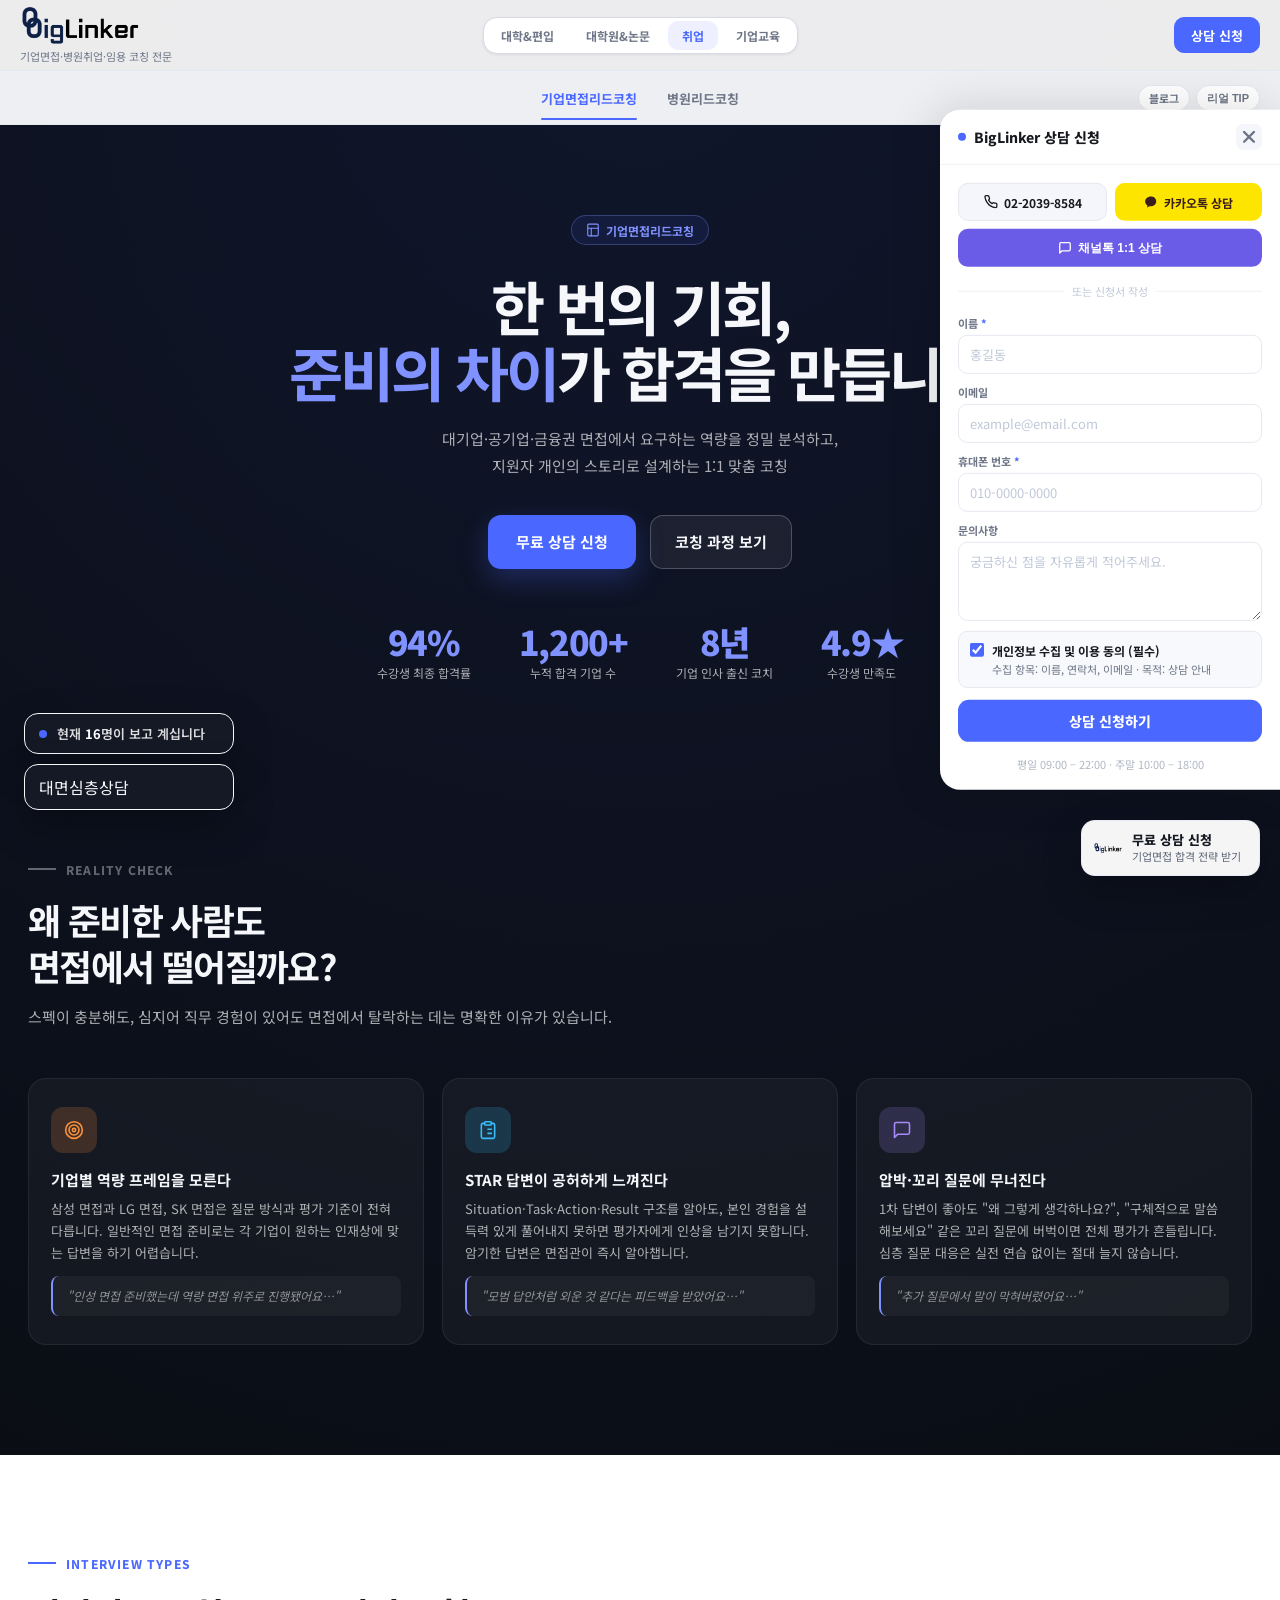
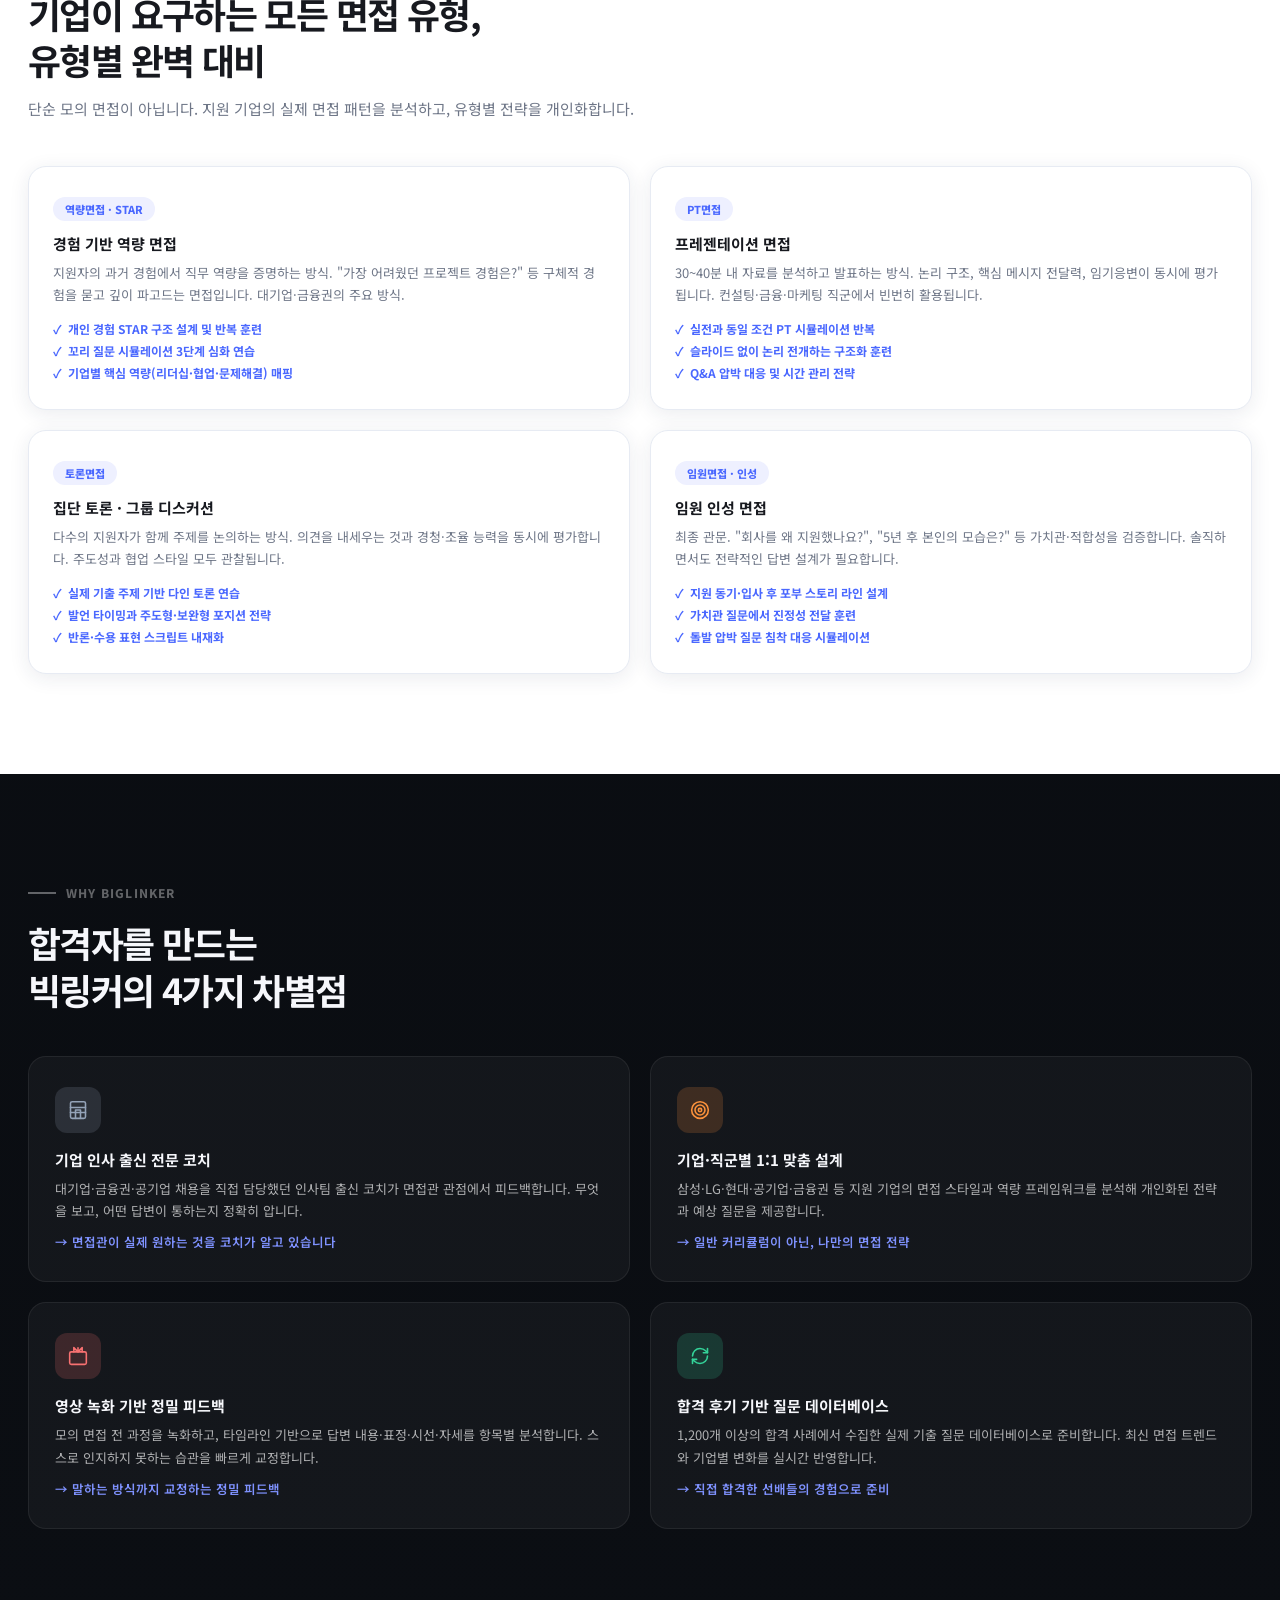
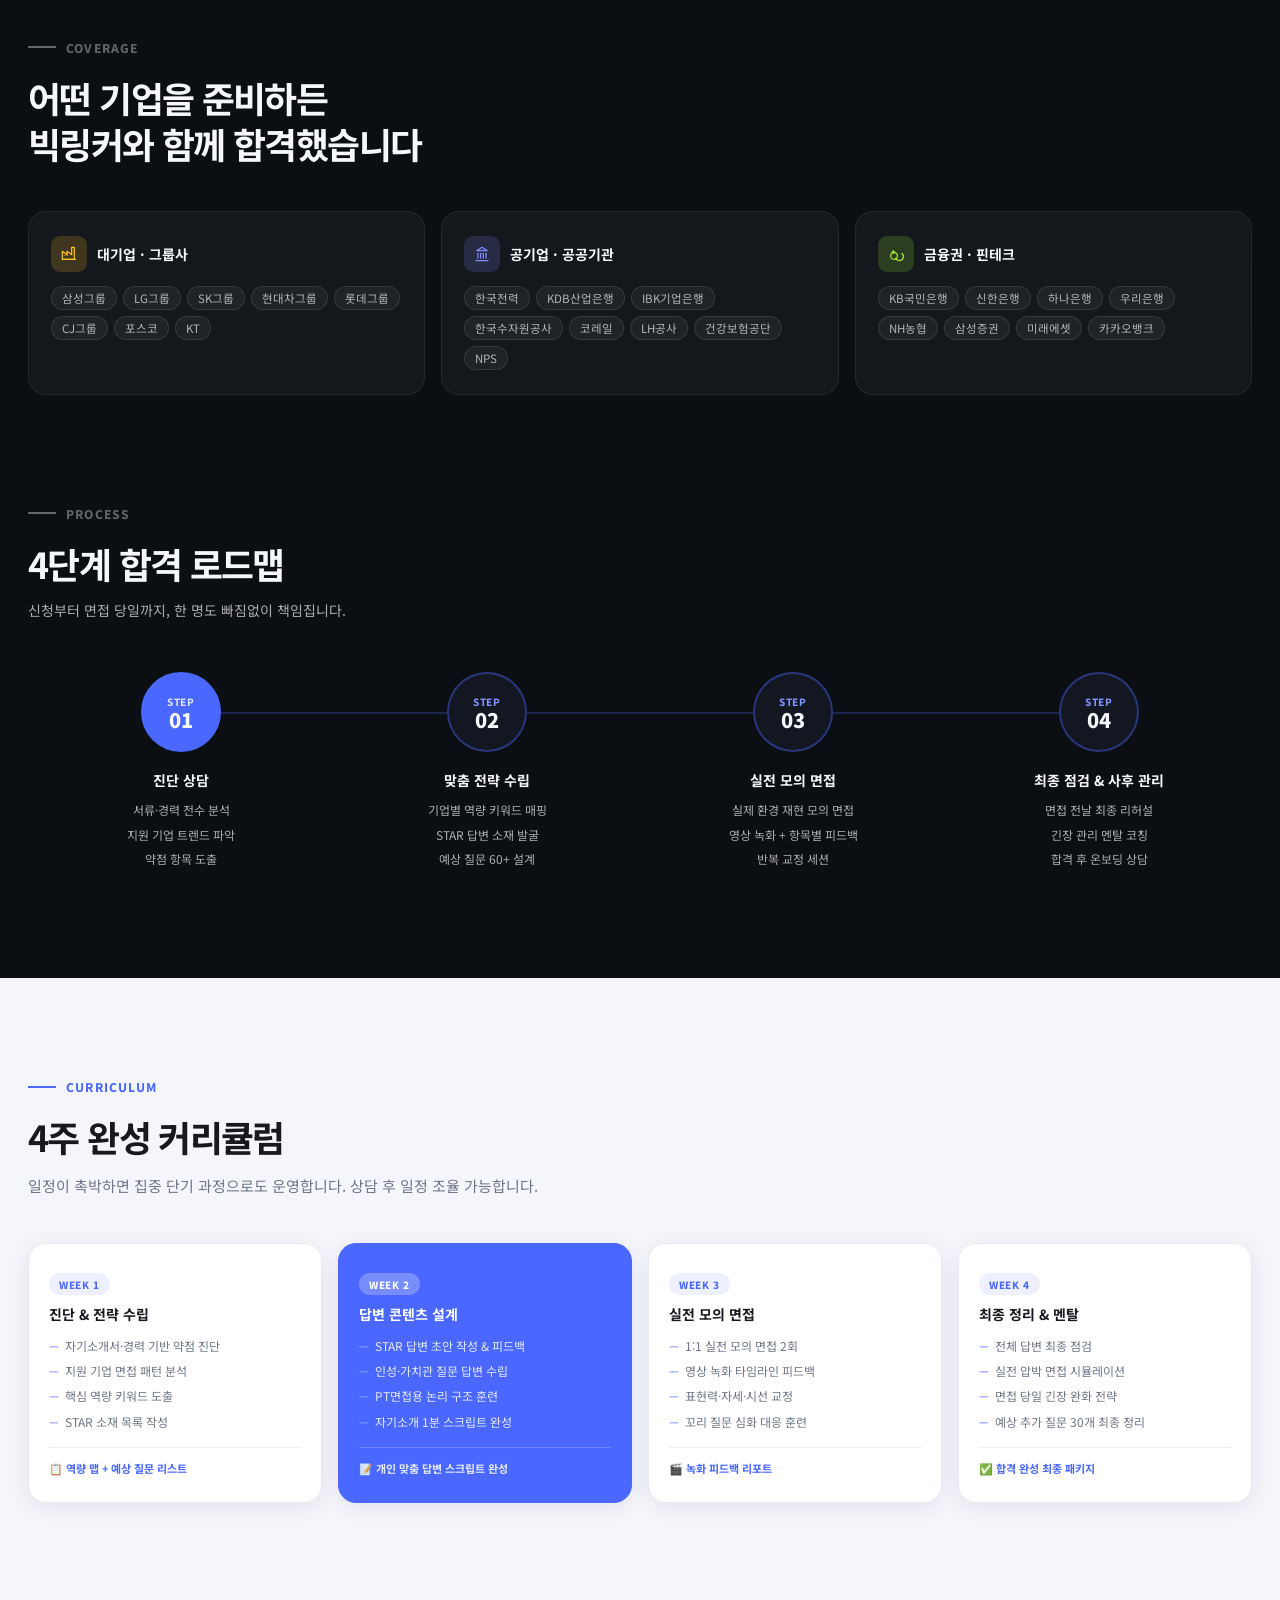
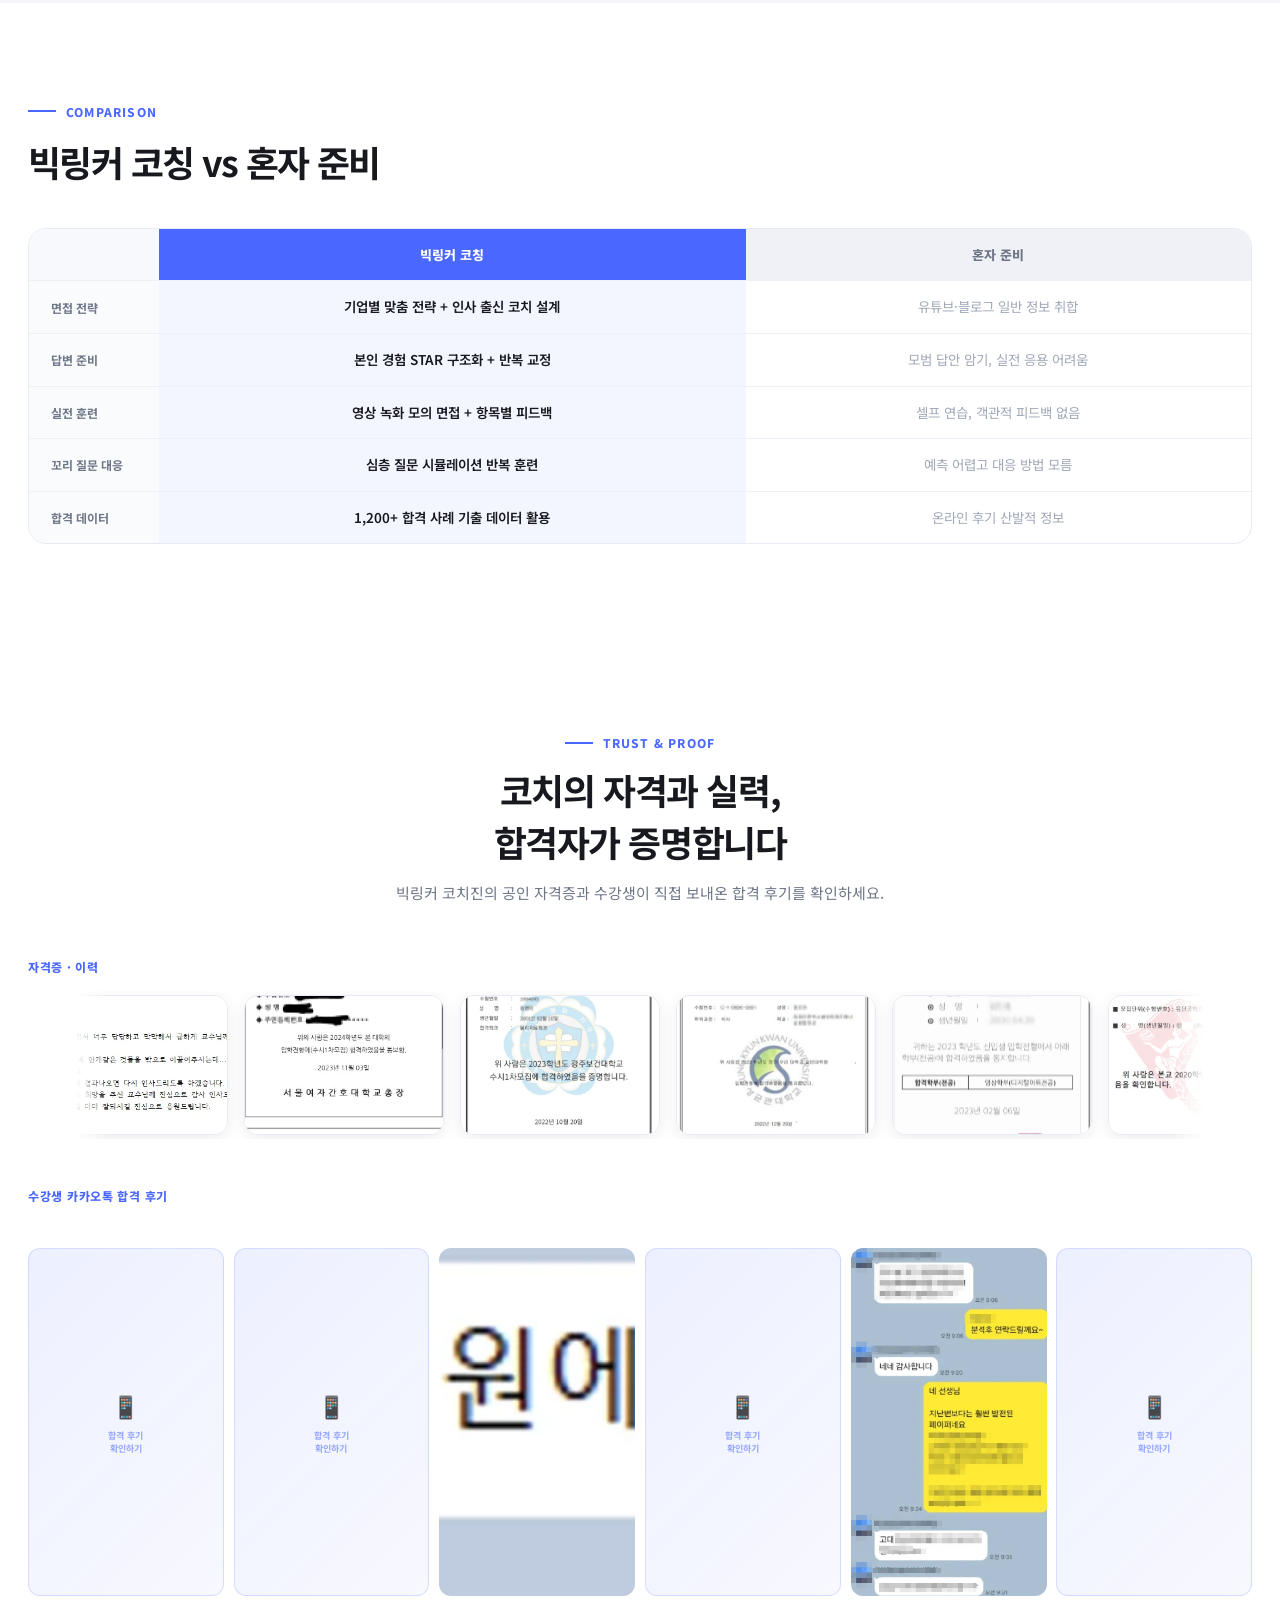
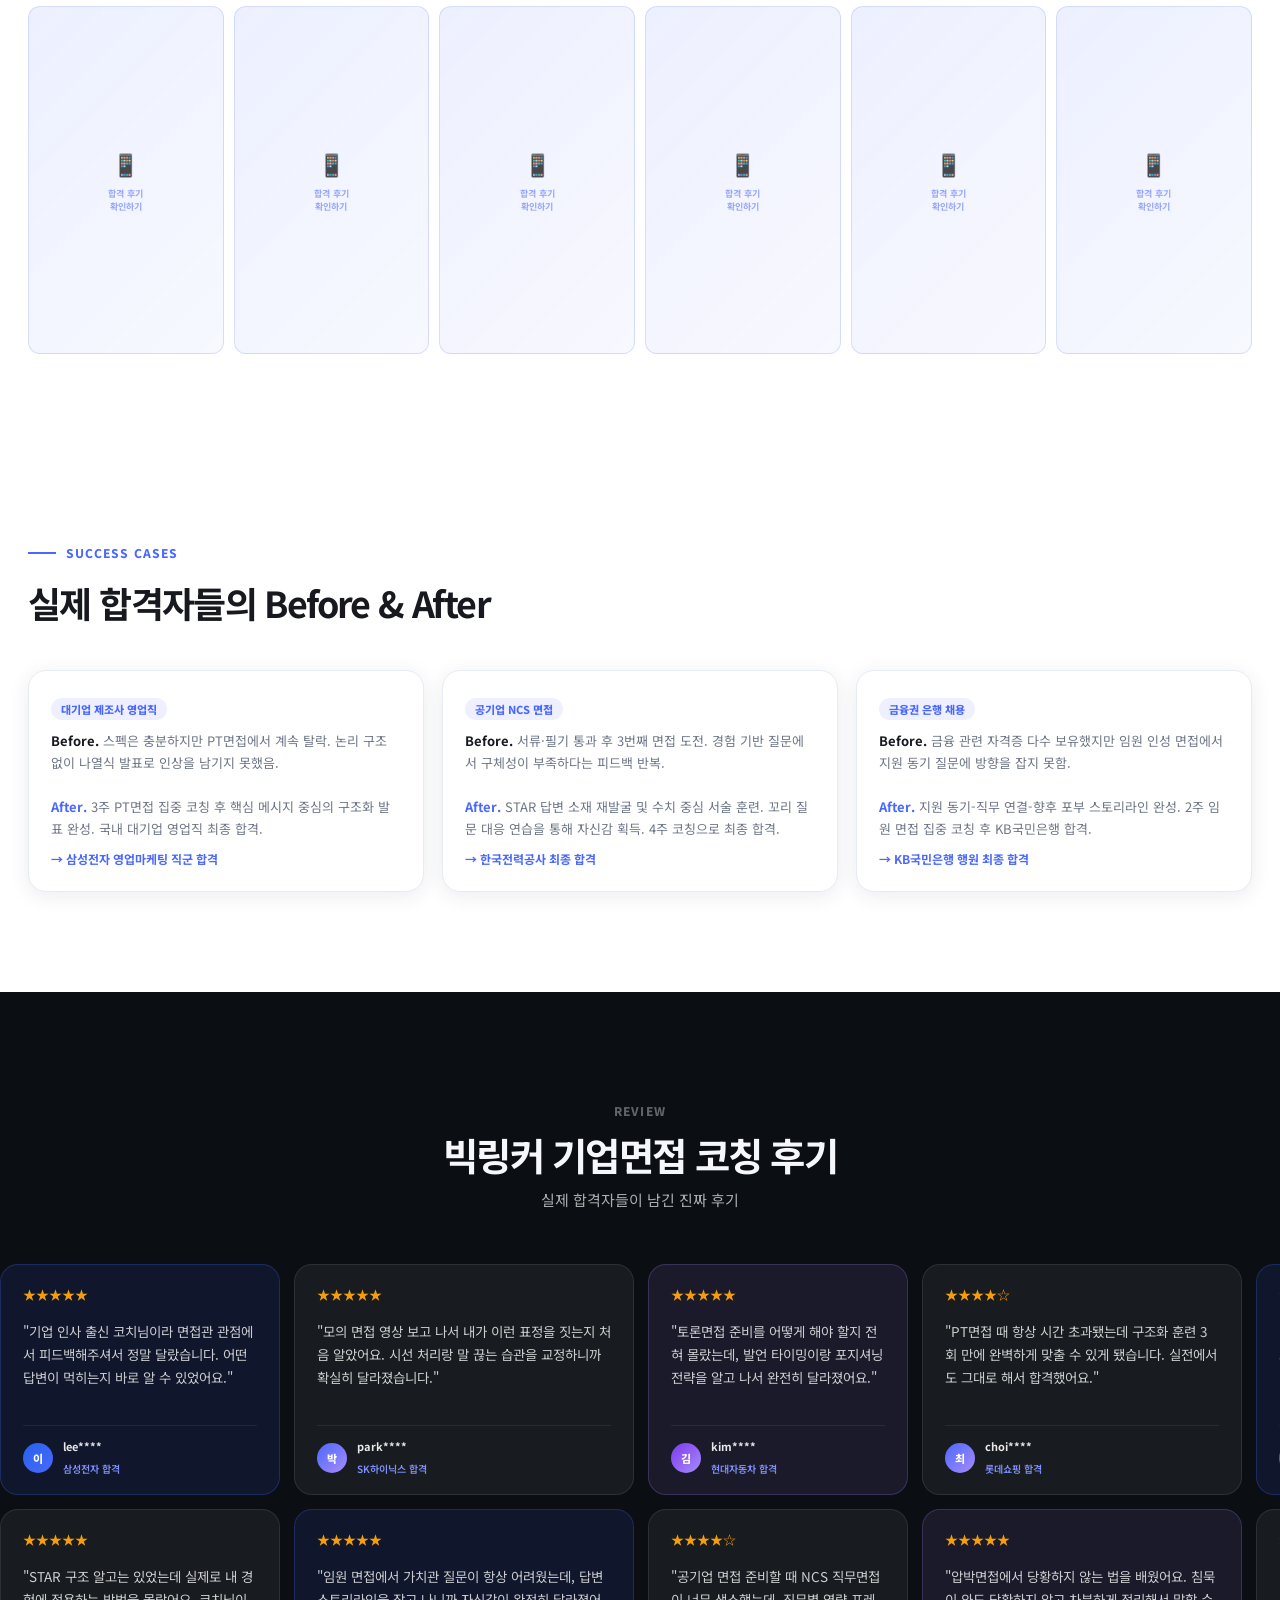
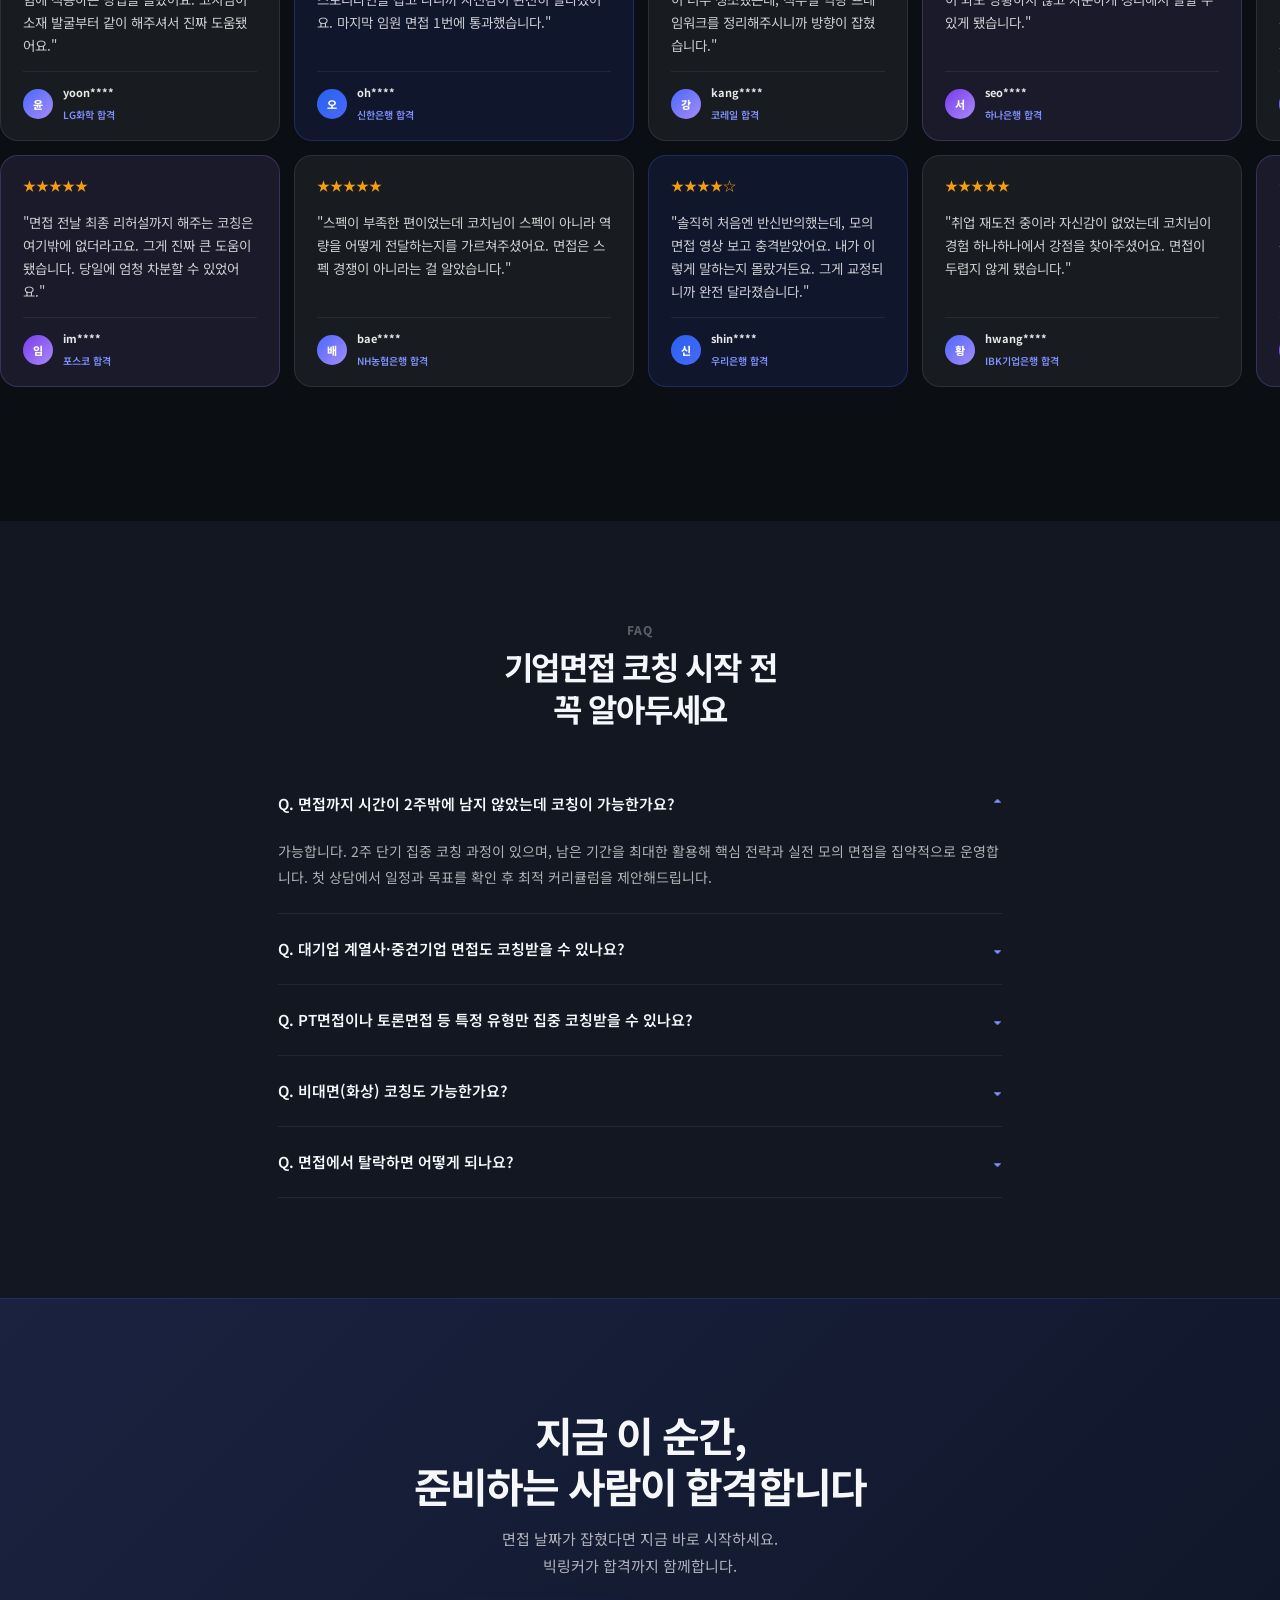
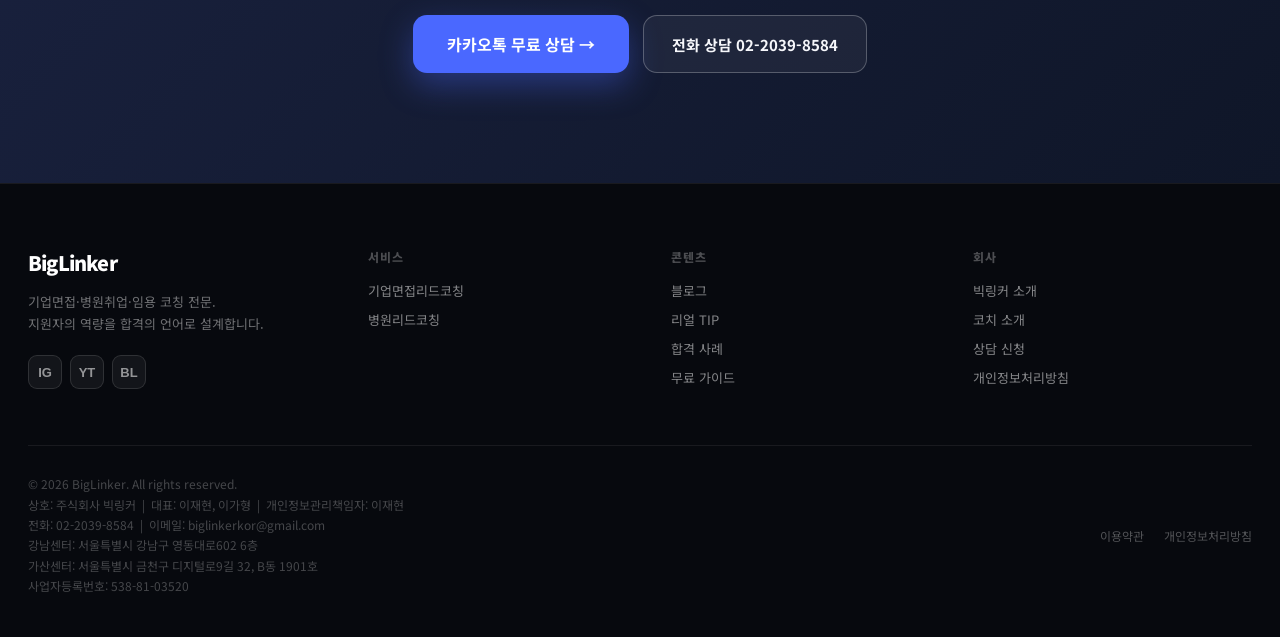
<file: corporate-interview-coaching.html>
﻿<!DOCTYPE html>
<html lang="ko">
<head>
  <meta charset="UTF-8">
  <meta name="viewport" content="width=device-width, initial-scale=1.0">
  <title>기업면접 합격 전략 — 빅링커 기업면접리드코칭</title>
  <meta name="description" content="기업 면접리드코칭. 서류 통과부터 최종 합격까지 면접 유형 분석·모의면접·답변 전략 1:1 집중 훈련.">
  <link rel="canonical" href="https://job.gobiglinker.com/corporate-interview-coaching.html">
  <meta property="og:type"        content="website">
  <meta property="og:title"       content="기업면접 합격 전략 — 빅링커 기업면접리드코칭">
  <meta property="og:description" content="기업 면접리드코칭. 서류 통과부터 최종 합격까지 면접 유형 분석·모의면접·답변 전략 1:1 집중 훈련.">
  <meta property="og:url"         content="https://job.gobiglinker.com/corporate-interview-coaching.html">
  <meta property="og:image"       content="https://job.gobiglinker.com/assets/og-image.png">
  <meta property="og:locale"      content="ko_KR">
  <meta property="og:site_name"   content="빅링커">
  <meta name="twitter:card"        content="summary_large_image">
  <meta name="twitter:title"       content="기업면접 합격 전략 — 빅링커 기업면접리드코칭">
  <meta name="twitter:description"  content="기업 면접리드코칭. 서류 통과부터 최종 합격까지 면접 유형 분석·모의면접·답변 전략 1:1 집중 훈련.">
  <meta name="twitter:image"       content="https://job.gobiglinker.com/assets/og-image.png">
  <link rel="icon" href="https://storage.googleapis.com/cr-resource/image/34612167169c183d5c4be110f99e38b1/1466898/1466898-favicon.ico?_1719911524" type="image/x-icon">
  <link rel="shortcut icon" href="https://storage.googleapis.com/cr-resource/image/34612167169c183d5c4be110f99e38b1/1466898/1466898-favicon.ico?_1719911524">
  <link rel="apple-touch-icon" href="https://storage.googleapis.com/cr-resource/image/34612167169c183d5c4be110f99e38b1/1466898/1466898-favicon.ico?_1719911524">
  <link rel="icon" type="image/x-icon" sizes="32x32" href="https://storage.googleapis.com/cr-resource/image/34612167169c183d5c4be110f99e38b1/1466898/1466898-favicon.ico?_1719911524">
  <link rel="icon" type="image/x-icon" sizes="16x16" href="https://storage.googleapis.com/cr-resource/image/34612167169c183d5c4be110f99e38b1/1466898/1466898-favicon.ico?_1719911524">
  <link rel="preconnect" href="https://fonts.googleapis.com">
  <link rel="preconnect" href="https://fonts.gstatic.com" crossorigin>
  <link href="https://fonts.googleapis.com/css2?family=Noto+Sans+KR:wght@400;500;700;800;900&display=swap" rel="stylesheet">
  <link rel="stylesheet" href="./style.css">
  <style>
:root {
      --header-bg: #f6f7fb; --header-surface: #ffffff; --header-line: #e5e8ef;
      --header-line-strong: #d7dbe5; --header-text: #17191f; --header-muted: #6e7687;
      --bg: #0b0e13; --bg-soft: #121722; --bg-dark: #090c11; --panel: #f5f6fb;
      --text: #f6f7fb; --muted: rgba(255,255,255,0.66); --muted-dark: #5d6473;
      --brand: #4a68ff; --brand-2: #7f92ff; --brand-soft: #eef0ff;
      --max: 1320px; --radius-xl: 28px; --radius-lg: 22px; --radius-md: 18px;
      --radius-sm: 12px; --radius-xs: 8px;
      --shadow: 0 24px 60px rgba(0,0,0,0.28); --shadow-card: 0 4px 20px rgba(36,46,78,0.09);
    }
    *, *::before, *::after { box-sizing: border-box; margin: 0; padding: 0; }
    html { scroll-behavior: smooth; }
    body { font-family: "Noto Sans KR", "Pretendard", sans-serif;
      background: radial-gradient(circle at 50% 0%, rgba(66,104,255,0.12), transparent 18%),
        linear-gradient(180deg, #090b0f 0%, #0b0e13 32%, #0d1015 100%);
      color: var(--text); }
    a { color: inherit; text-decoration: none; }
    .wrap { max-width: var(--max); margin: 0 auto; padding: 0 28px; }
    .inner { max-width: var(--max); margin: 0 auto; padding: 0 20px; }

    /* ── SECTION BASE ── */
    .section-eyebrow { display: flex; align-items: center; gap: 10px; font-size: 12px; font-weight: 800; letter-spacing: 0.1em; text-transform: uppercase; color: rgba(255,255,255,0.36); margin-bottom: 18px; }
    .section-eyebrow::before { content: ""; width: 28px; height: 2px; background: currentColor; flex-shrink: 0; }
    .section-eyebrow.center { justify-content: center; }
    .section-eyebrow.center::before { display: none; }
    .section-light .section-eyebrow, .section-panel .section-eyebrow { color: var(--brand); }
    .section-light { background: #fff; padding: 100px 0; }
    .section-panel { background: var(--panel); padding: 100px 0; }
    .section-dark { padding: 110px 0; }
    .sec-h2 { font-size: clamp(22px,2.8vw,36px); font-weight: 700; letter-spacing: -0.045em; line-height: 1.3; }

    /* ── HERO ── */
    .hero { padding: 90px 0 70px; text-align: center; }
    .hero-kicker { display: inline-flex; align-items: center; gap: 6px; min-height: 30px; padding: 0 14px; border-radius: 999px; border: 1px solid rgba(127,146,255,0.3); background: rgba(74,104,255,0.1); font-size: 12px; font-weight: 700; color: var(--brand-2); margin-bottom: 28px; }
    .hero h1 { max-width: 800px; margin: 0 auto 20px; font-size: clamp(30px,4.6vw,62px); line-height: 1.12; letter-spacing: -0.05em; font-weight: 700; }
    .hero h1 em { color: var(--brand-2); font-style: normal; }
    .hero p { max-width: 560px; margin: 0 auto 36px; color: var(--muted); font-size: 15px; line-height: 1.8; }
    .hero-actions { display: flex; justify-content: center; gap: 14px; flex-wrap: wrap; margin-bottom: 56px; }
    .btn-primary { display: inline-flex; align-items: center; justify-content: center; min-height: 54px; padding: 0 28px; border-radius: 13px; font-size: 15px; font-weight: 700; background: var(--brand); color: #fff; box-shadow: 0 10px 28px rgba(74,104,255,0.28); transition: transform 0.2s; }
    .btn-primary:hover { transform: translateY(-2px); }
    .btn-secondary { display: inline-flex; align-items: center; justify-content: center; min-height: 54px; padding: 0 24px; border-radius: 13px; font-size: 15px; font-weight: 700; border: 1.5px solid rgba(255,255,255,0.22); color: var(--text); background: rgba(255,255,255,0.06); transition: transform 0.2s; }
    .hero-stats { display: flex; justify-content: center; gap: 48px; flex-wrap: wrap; }
    .hero-stat { text-align: center; }
    .hero-stat .s-num { font-size: 34px; font-weight: 900; color: var(--brand-2); letter-spacing: -0.04em; line-height: 1; }
    .hero-stat .s-label { font-size: 12px; color: var(--muted); margin-top: 5px; }

    /* ── 문제 인식 PAIN ── */
    .pain-grid { display: grid; grid-template-columns: repeat(3, 1fr); gap: 18px; }
    .pain-card { padding: 28px 22px; border-radius: var(--radius-md); border: 1px solid rgba(255,255,255,0.07); background: rgba(255,255,255,0.04); }
    .pain-icon { width: 46px; height: 46px; border-radius: 12px; display: flex; align-items: center; justify-content: center; margin-bottom: 16px; }
    .pain-card h3 { font-size: 15px; font-weight: 700; color: var(--text); margin-bottom: 8px; }
    .pain-card p { font-size: 13px; color: var(--muted); line-height: 1.7; margin: 0; }
    .pain-quote { margin-top: 12px; padding: 10px 14px; border-radius: 8px; background: rgba(255,255,255,0.04); border-left: 2px solid var(--brand-2); font-size: 12px; color: rgba(255,255,255,0.5); font-style: italic; line-height: 1.6; }

    /* ── 면접 유형 TYPE GRID ── */
    .type-grid { display: grid; grid-template-columns: repeat(2, 1fr); gap: 20px; }
    .type-card { padding: 28px 24px; border-radius: var(--radius-md); border: 1px solid #e7ebf3; background: #fff; box-shadow: var(--shadow-card); }
    .type-tag { display: inline-flex; align-items: center; min-height: 24px; padding: 0 12px; border-radius: 999px; background: var(--brand-soft); color: var(--brand); font-size: 11px; font-weight: 800; margin-bottom: 12px; }
    .type-card h3 { font-size: 15px; font-weight: 700; color: var(--header-text); margin-bottom: 8px; }
    .type-card p { font-size: 13px; color: var(--header-muted); line-height: 1.7; margin: 0 0 14px; }
    .type-tips { list-style: none; display: grid; gap: 5px; }
    .type-tips li { font-size: 12px; color: var(--brand); font-weight: 700; display: flex; align-items: flex-start; gap: 6px; }
    .type-tips li::before { content: "✓"; flex-shrink: 0; }

    /* ── WHY 빅링커 ── */
    .why-grid { display: grid; grid-template-columns: repeat(2, 1fr); gap: 20px; }
    .why-card { padding: 30px 26px; border-radius: var(--radius-md); border: 1px solid rgba(255,255,255,0.07); background: rgba(255,255,255,0.04); }
    .why-card .w-icon { width: 46px; height: 46px; border-radius: 12px; display: flex; align-items: center; justify-content: center; margin-bottom: 16px; }
    .why-card h3 { font-size: 15px; font-weight: 700; color: var(--text); margin-bottom: 8px; }
    .why-card p { font-size: 13px; color: var(--muted); line-height: 1.7; margin: 0; }
    .why-card .w-point { display: flex; align-items: flex-start; gap: 8px; margin-top: 10px; font-size: 12.5px; color: var(--brand-2); font-weight: 600; }

    /* ── 기업군별 분야 ── */
    .domain-grid { display: grid; grid-template-columns: repeat(3, 1fr); gap: 16px; }
    .domain-card { padding: 24px 22px; border-radius: var(--radius-md); border: 1px solid rgba(255,255,255,0.07); background: rgba(255,255,255,0.04); }
    .domain-card .d-head { display: flex; align-items: center; gap: 10px; margin-bottom: 14px; }
    .domain-card .d-icon { width: 36px; height: 36px; border-radius: 9px; display: flex; align-items: center; justify-content: center; flex-shrink: 0; }
    .domain-card h3 { font-size: 14px; font-weight: 700; color: var(--text); }
    .domain-tags { display: flex; flex-wrap: wrap; gap: 6px; margin-top: 10px; }
    .domain-tag { display: inline-flex; align-items: center; min-height: 24px; padding: 0 10px; border-radius: 999px; border: 1px solid rgba(255,255,255,0.1); background: rgba(255,255,255,0.05); font-size: 11.5px; color: var(--muted); }

    /* ── 4단계 프로세스 ── */
    .process-grid { display: grid; grid-template-columns: repeat(4, 1fr); gap: 0; position: relative; }
    .process-grid::before { content: ""; position: absolute; top: 40px; left: 12.5%; right: 12.5%; height: 2px; background: rgba(74,104,255,0.25); z-index: 0; }
    .process-item { position: relative; z-index: 1; text-align: center; padding: 0 10px; }
    .proc-circle { width: 80px; height: 80px; border-radius: 999px; background: var(--bg-soft); border: 2px solid rgba(74,104,255,0.4); display: flex; flex-direction: column; align-items: center; justify-content: center; gap: 1px; margin: 0 auto 18px; transition: background 0.2s; }
    .proc-circle.active { background: var(--brand); border-color: var(--brand); }
    .proc-step { font-size: 10px; font-weight: 800; letter-spacing: 0.06em; color: var(--brand-2); }
    .proc-circle.active .proc-step { color: rgba(255,255,255,0.8); }
    .proc-num { font-size: 20px; font-weight: 900; color: var(--text); line-height: 1; }
    .process-item h3 { font-size: 14px; font-weight: 700; color: var(--text); margin-bottom: 10px; }
    .process-item ul { list-style: none; display: grid; gap: 5px; }
    .process-item ul li { font-size: 12px; color: var(--muted); line-height: 1.6; }

    /* ── 4주 커리큘럼 ── */
    .week-grid { display: grid; grid-template-columns: repeat(4, 1fr); gap: 16px; }
    .week-card { padding: 26px 20px; border-radius: var(--radius-md); border: 1px solid #e7ebf3; background: #fff; box-shadow: var(--shadow-card); }
    .week-card.highlight { background: var(--brand); border-color: var(--brand); }
    .week-tag { display: inline-flex; align-items: center; min-height: 22px; padding: 0 10px; border-radius: 999px; background: var(--brand-soft); color: var(--brand); font-size: 10px; font-weight: 800; letter-spacing: 0.06em; margin-bottom: 10px; }
    .week-card.highlight .week-tag { background: rgba(255,255,255,0.25); color: #fff; }
    .week-card h3 { font-size: 14px; font-weight: 700; color: var(--header-text); margin-bottom: 12px; line-height: 1.35; }
    .week-card.highlight h3 { color: #fff; }
    .week-list { display: grid; gap: 6px; list-style: none; }
    .week-list li { font-size: 12px; color: var(--header-muted); line-height: 1.6; display: flex; align-items: flex-start; gap: 6px; }
    .week-list li::before { content: "—"; color: var(--brand); flex-shrink: 0; font-size: 11px; margin-top: 1px; }
    .week-card.highlight .week-list li { color: rgba(255,255,255,0.85); }
    .week-card.highlight .week-list li::before { color: rgba(255,255,255,0.5); }
    .week-output { display: flex; align-items: center; gap: 6px; margin-top: 16px; padding-top: 12px; border-top: 1px solid #edf0f6; font-size: 11px; font-weight: 700; color: var(--brand); }
    .week-card.highlight .week-output { border-top-color: rgba(255,255,255,0.2); color: rgba(255,255,255,0.85); }

    /* ── 비교표 ── */
    .compare-table { width: 100%; border-collapse: separate; border-spacing: 0; border-radius: var(--radius-md); overflow: hidden; border: 1px solid #e7ebf3; }
    .compare-table th { padding: 16px 22px; font-size: 13px; font-weight: 800; text-align: center; }
    .compare-table th:first-child { text-align: left; background: #f8f9fc; color: var(--header-muted); width: 130px; }
    .compare-table th.ours { background: var(--brand); color: #fff; }
    .compare-table th.theirs { background: #f0f1f7; color: var(--header-muted); }
    .compare-table td { padding: 15px 22px; font-size: 13.5px; border-top: 1px solid #edf0f6; text-align: center; vertical-align: middle; line-height: 1.6; }
    .compare-table td:first-child { text-align: left; background: #fafbfc; color: var(--header-muted); font-size: 12px; font-weight: 700; }
    .compare-table td.ours { background: rgba(74,104,255,0.06); color: var(--header-text); font-weight: 600; }
    .compare-table td.theirs { color: #a0a8b8; }

    /* ── 합격 사례 ── */
    .case-grid { display: grid; grid-template-columns: repeat(3, 1fr); gap: 18px; }
    .case-card { padding: 24px 22px; border-radius: var(--radius-md); border: 1px solid #e7ebf3; background: #fff; box-shadow: var(--shadow-card); }
    .case-badge { display: inline-flex; align-items: center; min-height: 22px; padding: 0 10px; border-radius: 999px; background: var(--brand-soft); color: var(--brand); font-size: 11px; font-weight: 800; margin-bottom: 10px; }
    .case-card p { font-size: 13px; color: var(--header-muted); line-height: 1.7; }
    .case-card .c-result { font-size: 12px; font-weight: 700; color: var(--brand); margin-top: 10px; }

    /* ── REVIEW MARQUEE ── */
    .review-band { padding: 110px 0 130px; background: #0b0e13; }
    .review-band-head { text-align: center; margin-bottom: 46px; }
    .review-band-head h2 { font-size: clamp(24px,3vw,40px); font-weight: 700; line-height: 1.24; letter-spacing: -0.045em; color: var(--text); margin-bottom: 10px; }
    .review-band-head p { font-size: 15px; color: var(--muted); }
    .review-marquee-wrap { width: 100vw; position: relative; left: 50%; margin-left: -50vw; overflow: hidden; display: flex; flex-direction: column; gap: 14px; padding: 8px 0 4px; }
    .review-marquee-row { display: flex; gap: 14px; width: max-content; }
    .review-marquee-row:nth-child(1) { animation: rmq-ltr 38s linear infinite; }
    .review-marquee-row:nth-child(2) { animation: rmq-rtl 55s linear infinite; }
    .review-marquee-row:nth-child(3) { animation: rmq-ltr 46s linear infinite; }
    @keyframes rmq-ltr { 0% { transform: translateX(0); } 100% { transform: translateX(-50%); } }
    @keyframes rmq-rtl { 0% { transform: translateX(-50%); } 100% { transform: translateX(0); } }
    .review-mini { flex-shrink: 0; padding: 20px 22px 16px; border-radius: 18px; background: rgba(255,255,255,0.055); border: 1px solid rgba(255,255,255,0.09); display: flex; flex-direction: column; }
    .review-mini:nth-child(4n+1) { width: 280px; } .review-mini:nth-child(4n+2) { width: 340px; } .review-mini:nth-child(4n+3) { width: 260px; } .review-mini:nth-child(4n+4) { width: 320px; }
    .review-mini.accent-blue { background: rgba(74,104,255,0.10); border-color: rgba(74,104,255,0.25); }
    .review-mini.accent-purple { background: rgba(167,139,250,0.10); border-color: rgba(167,139,250,0.22); }
    .review-mini p { margin: 8px 0 auto; font-size: 13.5px; color: rgba(255,255,255,0.78); line-height: 1.7; flex: 1; }
    .review-mini-meta { display: flex; align-items: center; gap: 10px; margin-top: 14px; padding-top: 12px; border-top: 1px solid rgba(255,255,255,0.07); }
    .review-mini-avatar { width: 30px; height: 30px; border-radius: 50%; background: linear-gradient(135deg,#4a68ff,#a78bfa); flex-shrink: 0; display: flex; align-items: center; justify-content: center; font-size: 11px; font-weight: 800; color: #fff; }
    .review-mini.accent-blue .review-mini-avatar { background: linear-gradient(135deg,#2563eb,#4a68ff); }
    .review-mini.accent-purple .review-mini-avatar { background: linear-gradient(135deg,#7c3aed,#a78bfa); }
    .review-mini-info strong { display: block; font-size: 11px; font-weight: 700; color: rgba(255,255,255,0.9); }
    .review-mini-info span { font-size: 10px; color: #7f92ff; font-weight: 600; }
    .star-row { color: #f59e0b; font-size: 13px; margin-bottom: 8px; }

    /* ── FAQ ── */
    .faq-band { padding: 100px 0; background: var(--bg-soft); }
    .faq-title { font-size: clamp(22px,2.5vw,34px); font-weight: 700; letter-spacing: -0.04em; line-height: 1.3; color: var(--text); margin-bottom: 40px; text-align: center; }
    details { border-bottom: 1px solid rgba(255,255,255,0.07); }
    details summary { display: flex; align-items: center; justify-content: space-between; padding: 22px 0; cursor: pointer; list-style: none; }
    details summary::-webkit-details-marker { display: none; }
    details summary span:first-child { font-size: 15px; font-weight: 600; color: var(--text); line-height: 1.5; padding-right: 16px; }
    .faq-arrow { font-size: 18px; color: var(--brand-2); flex-shrink: 0; transition: transform 0.2s; }
    details[open] .faq-arrow { transform: rotate(180deg); }
    details p { padding: 0 0 22px; font-size: 14px; color: var(--muted); line-height: 1.85; }

    /* ── CTA ── */
    .cta-band { padding: 110px 0; background: linear-gradient(135deg, #1a2240 0%, #0f1628 100%); text-align: center; border-top: 1px solid rgba(74,104,255,0.2); }
    .cta-band h2 { font-size: clamp(26px,3.2vw,46px); font-weight: 700; letter-spacing: -0.045em; line-height: 1.25; margin-bottom: 14px; }
    .cta-band p { font-size: 15px; color: var(--muted); margin-bottom: 36px; line-height: 1.8; }
    .cta-actions { display: flex; justify-content: center; gap: 14px; flex-wrap: wrap; }
    .btn-cta { display: inline-flex; align-items: center; justify-content: center; min-height: 58px; padding: 0 34px; border-radius: 14px; font-size: 16px; font-weight: 700; background: var(--brand); color: #fff; box-shadow: 0 12px 32px rgba(74,104,255,0.36); transition: transform 0.2s; }
    .btn-cta:hover { transform: translateY(-2px); }
    .btn-cta-outline { display: inline-flex; align-items: center; justify-content: center; min-height: 58px; padding: 0 28px; border-radius: 14px; font-size: 15px; font-weight: 700; border: 1.5px solid rgba(255,255,255,0.25); color: var(--text); background: rgba(255,255,255,0.05); transition: transform 0.2s; }

    /* ── MOBILE_FLOATING_CTA ── */
    .mobile-floating-cta { display: none !important; position: fixed; z-index: 900; }
    .mobile-floating-cta.is-floating-active { display: inline-flex !important; right: 20px; bottom: 24px; align-items: center; gap: 10px; min-height: 56px; padding: 10px 18px 10px 12px; border-radius: 14px; background: rgba(255,255,255,0.96); color: #161a22; box-shadow: 0 16px 40px rgba(0,0,0,0.22); border: 1px solid rgba(230,234,244,0.9); pointer-events: auto; text-decoration: none; backdrop-filter: blur(12px); }
    .mobile-floating-cta img { width: 28px; height: 28px; border-radius: 8px; object-fit: contain; flex-shrink: 0; }
    .mobile-floating-cta strong { display: block; font-size: 13px; font-weight: 800; color: #161a22; line-height: 1.3; }
    .mobile-floating-cta span { display: block; font-size: 11px; color: #5f6878; line-height: 1.3; }
    @media (max-width: 760px) {
      .mobile-floating-cta.is-floating-active { display: flex !important; right: 16px; left: 16px; bottom: 20px; border-radius: 16px; background: var(--brand) !important; border: none !important; box-shadow: 0 16px 40px rgba(74,104,255,0.4) !important; backdrop-filter: none; }
      .mobile-floating-cta strong { color: #fff; font-size: 14px; }
      .mobile-floating-cta span { color: rgba(255,255,255,0.75); }
    }

    /* ── RESPONSIVE ── */
    @media (max-width: 900px) {
      .pain-grid { grid-template-columns: 1fr; }
      .why-grid { grid-template-columns: 1fr; }
      .domain-grid { grid-template-columns: 1fr 1fr; }
      .type-grid { grid-template-columns: 1fr; }
      .process-grid { grid-template-columns: repeat(2, 1fr); gap: 24px; }
      .process-grid::before { display: none; }
      .week-grid { grid-template-columns: repeat(2, 1fr); }
      .case-grid { grid-template-columns: 1fr; }
      .kakao-grid { grid-template-columns: repeat(3, 1fr); }
    }
    @media (max-width: 760px) {
      .wrap, .inner { padding: 0 16px; }
      .hero { padding: 60px 0 48px; }
      .hero-stats { gap: 28px; }
      .section-light, .section-panel, .section-dark { padding: 64px 0; }
      .domain-grid { grid-template-columns: 1fr; }
      .week-grid { grid-template-columns: 1fr 1fr; }
      .kakao-grid { grid-template-columns: repeat(2, 1fr); }
      .cert-img { width: 150px; height: 105px; }
      .compare-table { font-size: 12px; }
      .compare-table th, .compare-table td { padding: 11px 12px; }
    }
    /* ══════════════════════════════════════════
       HEADER — common (partials/header.css)
    ══════════════════════════════════════════ */
    .top-shell {
      position: sticky; top: 0; z-index: 120;
      background: rgba(255,255,255,0.92);
      backdrop-filter: blur(16px); -webkit-backdrop-filter: blur(16px);
      border-bottom: 1px solid var(--header-line);
      transition: transform 0.28s ease, box-shadow 0.28s ease, opacity 0.28s ease;
    }
    .top-shell.is-scrolled { box-shadow: 0 2px 8px rgba(0,0,0,0.06); }
    .top-shell.is-collapsed { transform: translateY(-100%); opacity: 0; }
    .sticky-category-shell {
      position: sticky; top: 0; z-index: 110;
      background: rgba(248,249,252,0.96);
      border-bottom: 1px solid var(--header-line);
      backdrop-filter: blur(12px);
    }
    .family-bar { background: transparent; }
    .family-bar--mobile { display: none; }
    .family-outer { display: flex; justify-content: center; padding: 8px 0; }
    .family-wrap {
      display: flex; align-items: center; justify-content: center;
      gap: 4px; min-height: 40px; padding: 3px;
      border: 1px solid var(--header-line-strong); border-radius: 14px;
      background: #fff; box-shadow: 0 1px 3px rgba(0,0,0,0.07);
      overflow-x: auto; scrollbar-width: none; white-space: nowrap;
    }
    .family-wrap::-webkit-scrollbar { display: none; }
    .family-inline {
      display: flex; align-items: center; justify-content: center;
      gap: 4px; padding: 3px;
      border: 1px solid var(--header-line-strong); border-radius: 14px;
      background: #fff; box-shadow: 0 1px 3px rgba(0,0,0,0.07);
      white-space: nowrap;
    }
    .family-link {
      flex: 0 0 auto; padding: 6px 14px; border-radius: 10px;
      font-size: 12px; font-weight: 700; color: var(--header-muted);
      transition: background 0.18s, color 0.18s;
    }
    .family-link.is-active { background: var(--brand-soft); color: var(--brand); }
    .family-link:not(.is-active):hover { background: #f8f9fc; color: var(--header-text); }
    .main-header { background: transparent; }
    .main-header-wrap {
      display: grid; grid-template-columns: 1fr auto 1fr;
      align-items: center; gap: 16px; min-height: 70px;
    }
    .header-promo {
      justify-self: start; align-self: stretch; display: flex; align-items: center;
      padding: 0 14px; border-radius: 0 0 12px 12px;
      border: 1px solid #dde2ff; border-top: 0;
      background: var(--brand-soft);
      color: var(--brand); font-size: 12px; font-weight: 700; white-space: nowrap;
    }
    .brand { display: flex; flex-direction: column; align-items: flex-start; justify-self: start; text-align: left; gap: 4px; }
    .brand-mark { width: 120px; height: 40px; object-fit: contain; }
    .brand-copy span { display: block; color: var(--header-muted); font-size: 11px; line-height: 1.4; }
    .header-actions { display: flex; align-items: center; justify-self: end; gap: 8px; }
    .cta-btn {
      display: inline-flex; align-items: center; justify-content: center;
      min-height: 36px; padding: 0 16px; border-radius: 10px;
      border: 1px solid var(--brand); background: var(--brand);
      color: #fff; font-weight: 700; font-size: 13px;
      transition: background 0.18s, transform 0.18s;
    }
    .cta-btn:hover { background: #3a58ef; transform: translateY(-1px); }
    .category-row {
      display: grid; grid-template-columns: 1fr auto 1fr;
      align-items: center; min-height: 52px; gap: 12px;
    }
    .category-balance { justify-self: start; width: 120px; }
    .category-tabs {
      display: flex; align-items: center; justify-content: center;
      gap: 2px; overflow-x: auto; scrollbar-width: none; white-space: nowrap;
    }
    .category-tabs::-webkit-scrollbar { display: none; }
    .category-tab {
      flex: 0 0 auto; position: relative; padding: 0 14px; min-height: 44px;
      display: inline-flex; align-items: center; justify-content: center;
      font-size: 13px; font-weight: 700; color: var(--header-muted);
      transition: color 0.18s;
    }
    .category-tab:hover { color: var(--header-text); }
    .category-tab.is-active { color: var(--brand); }
    .category-tab.is-active::after {
      content: ""; position: absolute; left: 14px; right: 14px; bottom: 0;
      height: 2px; background: var(--brand); border-radius: 999px;
    }
    .category-utility { display: flex; align-items: center; justify-self: end; gap: 6px; width: 200px; }
    .utility-link {
      display: inline-flex; align-items: center; justify-content: center;
      min-height: 26px; padding: 0 10px; border-radius: 999px;
      border: 1px solid var(--header-line); background: #fff;
      color: var(--header-muted); font-size: 11px; font-weight: 700; cursor: pointer;
      transition: background 0.18s, color 0.18s, border-color 0.18s;
    }
    .utility-link:hover { background: var(--brand-soft); color: var(--brand); border-color: #dde2ff; }
    @media (max-width: 760px) {
      .inner { padding: 0 16px; }
      .main-header-wrap, .category-row { grid-template-columns: 1fr; gap: 10px; }
      .header-promo, .header-actions { display: none; }
      .family-inline { display: none; }
      .family-bar--mobile { display: block; }
      .brand { justify-self: center; align-items: center; text-align: center; }
      .category-balance { display: none; }
      .category-tabs, .category-utility { justify-content: flex-start; }
      .sticky-category-shell .category-utility { display: none !important; }
    }

  </style>
  <script type="application/ld+json">
  {"@context":"https://schema.org","@type":"Organization","name":"빅링커","alternateName":"BigLinker","url":"https://gobiglinker.com","logo":{"@type":"ImageObject","url":"https://job.gobiglinker.com/assets/og-image.png"},"description":"편입·대입·대학원·취업·기업교육 전문 코칭 기관. 2,800건 이상의 1:1 코칭 완료, 30명 이상의 전문 코치진 보유.","knowsAbout":["기업교육","AI 활용 교육","리더십 교육","편입 컨설팅","대학원 입시","취업 코칭","자기소개서 코칭","면접 코칭"],"numberOfEmployees":{"@type":"QuantitativeValue","value":30},"areaServed":"KR","inLanguage":"ko","sameAs":["https://transfer.gobiglinker.com","https://graduate.gobiglinker.com","https://job.gobiglinker.com","https://biz.gobiglinker.com"]}
  </script>
  <script type="application/ld+json">
  {"@context":"https://schema.org","@type":"BreadcrumbList","itemListElement":[{"@type":"ListItem","position":1,"name":"빅링커","item":"https://gobiglinker.com/"},{"@type":"ListItem","position":2,"name":"취업 코칭","item":"https://job.gobiglinker.com/"},{"@type":"ListItem","position":3,"name":"기업면접 합격 전략 — 빅링커 기업면접리드코칭","item":"https://job.gobiglinker.com/corporate-interview-coaching.html"}]}
  </script>
  <script type="application/ld+json">
  {"@context":"https://schema.org","@type":"Service","name":"기업면접 합격 전략 — 빅링커 기업면접리드코칭","description":"기업 면접리드코칭. 서류 통과부터 최종 합격까지 면접 유형 분석·모의면접·답변 전략 1:1 집중 훈련.","provider":{"@type":"Organization","name":"빅링커","url":"https://gobiglinker.com"},"areaServed":"KR","inLanguage":"ko","url":"https://job.gobiglinker.com/corporate-interview-coaching.html"}
  </script>
</head>
<body>

  <!-- ══ HEADER (generated from _partials/header.html) ══ -->
  <div class="top-shell" id="topShell">
    <header class="main-header">
      <div class="inner">
        <div class="main-header-wrap">
          <a class="brand" href="./index.html">
            <img class="brand-mark" src="./assets/biglinker-logo.webp" alt="빅링커 로고">
            <div class="brand-copy"><span>기업면접·병원취업·임용 코칭 전문</span></div>
          </a>
          <div class="family-inline">
            <a class="family-link " href="https://transfer.gobiglinker.com/">대학&amp;편입</a>
            <a class="family-link " href="https://graduate.gobiglinker.com/">대학원&amp;논문</a>
            <a class="family-link is-active" href="https://job.gobiglinker.com/">취업</a>
            <a class="family-link " href="https://biz.gobiglinker.com/">기업교육</a>
          </div>
          <div class="header-actions">
            <a class="cta-btn" href="#cta">상담 신청</a>
          </div>
        </div>
      </div>
    </header>
    <!-- mobile-only family bar -->
    <div class="family-bar family-bar--mobile">
      <div class="inner">
        <div class="family-outer">
          <div class="family-wrap">
            <a class="family-link " href="https://transfer.gobiglinker.com/">대학&amp;편입</a>
            <a class="family-link " href="https://graduate.gobiglinker.com/">대학원&amp;논문</a>
            <a class="family-link is-active" href="https://job.gobiglinker.com/">취업</a>
            <a class="family-link " href="https://biz.gobiglinker.com/">기업교육</a>
          </div>
        </div>
      </div>
    </div>
  </div>

  <div class="sticky-category-shell">
    <div class="inner">
      <div class="category-row">
        <div class="category-balance" aria-hidden="true"></div>
        <nav class="category-tabs" aria-label="서비스 카테고리">
          <a class="category-tab is-active" href="./corporate-interview-coaching.html">기업면접리드코칭</a>
          <a class="category-tab" href="./hospital-job-coaching.html">병원리드코칭</a>
        </nav>
        <div class="category-utility" aria-label="콘텐츠 바로가기">
          <a class="utility-link" href="https://blog.gobiglinker.com/blog/job" target="_blank" rel="noopener">블로그</a>
          <button class="utility-link" type="button">리얼 TIP</button>
        </div>
      </div>
    </div>
  </div>

<!-- ══ HERO ══ -->
  <section class="hero">
    <div class="wrap">
      <div class="hero-kicker"><svg width="14" height="14" viewBox="0 0 24 24" fill="none" stroke="#7f92ff" stroke-width="1.9" stroke-linecap="round" stroke-linejoin="round"><rect x="3" y="2" width="18" height="20" rx="2"/><line x1="3" y1="9" x2="21" y2="9"/><line x1="9" y1="22" x2="9" y2="9"/></svg> 기업면접리드코칭</div>
      <h1>한 번의 기회,<br><em>준비의 차이</em>가 합격을 만듭니다</h1>
      <p>대기업·공기업·금융권 면접에서 요구하는 역량을 정밀 분석하고,<br>지원자 개인의 스토리로 설계하는 1:1 맞춤 코칭</p>
      <div class="hero-actions">
        <a class="btn-primary" href="#cta">무료 상담 신청</a>
        <a class="btn-secondary" href="#process">코칭 과정 보기</a>
      </div>
      <div class="hero-stats">
        <div class="hero-stat"><div class="s-num">94%</div><div class="s-label">수강생 최종 합격률</div></div>
        <div class="hero-stat"><div class="s-num">1,200+</div><div class="s-label">누적 합격 기업 수</div></div>
        <div class="hero-stat"><div class="s-num">8년</div><div class="s-label">기업 인사 출신 코치</div></div>
        <div class="hero-stat"><div class="s-num">4.9★</div><div class="s-label">수강생 만족도</div></div>
      </div>
    </div>
  </section>

  <!-- ══ 기업 면접의 현실 ══ -->
  <section class="section-dark">
    <div class="wrap">
      <div class="section-eyebrow">Reality Check</div>
      <h2 class="sec-h2" style="margin-bottom:14px;">왜 준비한 사람도<br>면접에서 떨어질까요?</h2>
      <p style="color:var(--muted);font-size:15px;margin-bottom:48px;line-height:1.8;">스펙이 충분해도, 심지어 직무 경험이 있어도 면접에서 탈락하는 데는 명확한 이유가 있습니다.</p>
      <div class="pain-grid">
        <div class="pain-card">
          <div class="pain-icon" style="background:rgba(251,146,60,0.18);"><svg width="20" height="20" viewBox="0 0 24 24" fill="none" stroke="#fb923c" stroke-width="1.9" stroke-linecap="round" stroke-linejoin="round"><circle cx="12" cy="12" r="10"/><circle cx="12" cy="12" r="6"/><circle cx="12" cy="12" r="2"/></svg></div>
          <h3>기업별 역량 프레임을 모른다</h3>
          <p>삼성 면접과 LG 면접, SK 면접은 질문 방식과 평가 기준이 전혀 다릅니다. 일반적인 면접 준비로는 각 기업이 원하는 인재상에 맞는 답변을 하기 어렵습니다.</p>
          <div class="pain-quote">"인성 면접 준비했는데 역량 면접 위주로 진행됐어요…"</div>
        </div>
        <div class="pain-card">
          <div class="pain-icon" style="background:rgba(56,189,248,0.18);"><svg width="20" height="20" viewBox="0 0 24 24" fill="none" stroke="#38bdf8" stroke-width="1.9" stroke-linecap="round" stroke-linejoin="round"><rect x="8" y="2" width="8" height="4" rx="1"/><path d="M16 4h2a2 2 0 0 1 2 2v14a2 2 0 0 1-2 2H6a2 2 0 0 1-2-2V6a2 2 0 0 1 2-2h2"/><line x1="12" y1="11" x2="16" y2="11"/><line x1="12" y1="16" x2="16" y2="16"/></svg></div>
          <h3>STAR 답변이 공허하게 느껴진다</h3>
          <p>Situation·Task·Action·Result 구조를 알아도, 본인 경험을 설득력 있게 풀어내지 못하면 평가자에게 인상을 남기지 못합니다. 암기한 답변은 면접관이 즉시 알아챕니다.</p>
          <div class="pain-quote">"모범 답안처럼 외운 것 같다는 피드백을 받았어요…"</div>
        </div>
        <div class="pain-card">
          <div class="pain-icon" style="background:rgba(167,139,250,0.18);"><svg width="20" height="20" viewBox="0 0 24 24" fill="none" stroke="#a78bfa" stroke-width="1.9" stroke-linecap="round" stroke-linejoin="round"><path d="M21 15a2 2 0 0 1-2 2H7l-4 4V5a2 2 0 0 1 2-2h14a2 2 0 0 1 2 2z"/></svg></div>
          <h3>압박·꼬리 질문에 무너진다</h3>
          <p>1차 답변이 좋아도 "왜 그렇게 생각하나요?", "구체적으로 말씀해보세요" 같은 꼬리 질문에 버벅이면 전체 평가가 흔들립니다. 심층 질문 대응은 실전 연습 없이는 절대 늘지 않습니다.</p>
          <div class="pain-quote">"추가 질문에서 말이 막혀버렸어요…"</div>
        </div>
      </div>
    </div>
  </section>

  <!-- ══ 면접 유형별 코칭 ══ -->
  <section class="section-light" id="types">
    <div class="wrap">
      <div class="section-eyebrow">Interview Types</div>
      <h2 class="sec-h2" style="color:var(--header-text);margin-bottom:12px;">기업이 요구하는 모든 면접 유형,<br>유형별 완벽 대비</h2>
      <p style="color:var(--header-muted);font-size:15px;margin-bottom:44px;line-height:1.8;">단순 모의 면접이 아닙니다. 지원 기업의 실제 면접 패턴을 분석하고, 유형별 전략을 개인화합니다.</p>
      <div class="type-grid">
        <div class="type-card">
          <div class="type-tag">역량면접 · STAR</div>
          <h3>경험 기반 역량 면접</h3>
          <p>지원자의 과거 경험에서 직무 역량을 증명하는 방식. "가장 어려웠던 프로젝트 경험은?" 등 구체적 경험을 묻고 깊이 파고드는 면접입니다. 대기업·금융권의 주요 방식.</p>
          <ul class="type-tips">
            <li>개인 경험 STAR 구조 설계 및 반복 훈련</li>
            <li>꼬리 질문 시뮬레이션 3단계 심화 연습</li>
            <li>기업별 핵심 역량(리더십·협업·문제해결) 매핑</li>
          </ul>
        </div>
        <div class="type-card">
          <div class="type-tag">PT면접</div>
          <h3>프레젠테이션 면접</h3>
          <p>30~40분 내 자료를 분석하고 발표하는 방식. 논리 구조, 핵심 메시지 전달력, 임기응변이 동시에 평가됩니다. 컨설팅·금융·마케팅 직군에서 빈번히 활용됩니다.</p>
          <ul class="type-tips">
            <li>실전과 동일 조건 PT 시뮬레이션 반복</li>
            <li>슬라이드 없이 논리 전개하는 구조화 훈련</li>
            <li>Q&A 압박 대응 및 시간 관리 전략</li>
          </ul>
        </div>
        <div class="type-card">
          <div class="type-tag">토론면접</div>
          <h3>집단 토론 · 그룹 디스커션</h3>
          <p>다수의 지원자가 함께 주제를 논의하는 방식. 의견을 내세우는 것과 경청·조율 능력을 동시에 평가합니다. 주도성과 협업 스타일 모두 관찰됩니다.</p>
          <ul class="type-tips">
            <li>실제 기출 주제 기반 다인 토론 연습</li>
            <li>발언 타이밍과 주도형·보완형 포지션 전략</li>
            <li>반론·수용 표현 스크립트 내재화</li>
          </ul>
        </div>
        <div class="type-card">
          <div class="type-tag">임원면접 · 인성</div>
          <h3>임원 인성 면접</h3>
          <p>최종 관문. "회사를 왜 지원했나요?", "5년 후 본인의 모습은?" 등 가치관·적합성을 검증합니다. 솔직하면서도 전략적인 답변 설계가 필요합니다.</p>
          <ul class="type-tips">
            <li>지원 동기·입사 후 포부 스토리 라인 설계</li>
            <li>가치관 질문에서 진정성 전달 훈련</li>
            <li>돌발 압박 질문 침착 대응 시뮬레이션</li>
          </ul>
        </div>
      </div>
    </div>
  </section>

  <!-- ══ 빅링커를 선택해야 하는 이유 ══ -->
  <section class="section-dark">
    <div class="wrap">
      <div class="section-eyebrow">Why BigLinker</div>
      <h2 class="sec-h2" style="margin-bottom:44px;">합격자를 만드는<br>빅링커의 4가지 차별점</h2>
      <div class="why-grid">
        <div class="why-card">
          <div class="w-icon" style="background:rgba(148,163,184,0.18);"><svg width="20" height="20" viewBox="0 0 24 24" fill="none" stroke="#94a3b8" stroke-width="1.9" stroke-linecap="round" stroke-linejoin="round"><rect x="3" y="2" width="18" height="20" rx="2"/><path d="M9 22V12h6v10"/><line x1="3" y1="9" x2="21" y2="9"/><line x1="3" y1="15" x2="21" y2="15"/></svg></div>
          <h3>기업 인사 출신 전문 코치</h3>
          <p>대기업·금융권·공기업 채용을 직접 담당했던 인사팀 출신 코치가 면접관 관점에서 피드백합니다. 무엇을 보고, 어떤 답변이 통하는지 정확히 압니다.</p>
          <div class="w-point">→ 면접관이 실제 원하는 것을 코치가 알고 있습니다</div>
        </div>
        <div class="why-card">
          <div class="w-icon" style="background:rgba(251,146,60,0.18);"><svg width="20" height="20" viewBox="0 0 24 24" fill="none" stroke="#fb923c" stroke-width="1.9" stroke-linecap="round" stroke-linejoin="round"><circle cx="12" cy="12" r="10"/><circle cx="12" cy="12" r="6"/><circle cx="12" cy="12" r="2"/></svg></div>
          <h3>기업·직군별 1:1 맞춤 설계</h3>
          <p>삼성·LG·현대·공기업·금융권 등 지원 기업의 면접 스타일과 역량 프레임워크를 분석해 개인화된 전략과 예상 질문을 제공합니다.</p>
          <div class="w-point">→ 일반 커리큘럼이 아닌, 나만의 면접 전략</div>
        </div>
        <div class="why-card">
          <div class="w-icon" style="background:rgba(248,113,113,0.18);"><svg width="20" height="20" viewBox="0 0 24 24" fill="none" stroke="#f87171" stroke-width="1.9" stroke-linecap="round" stroke-linejoin="round"><rect x="2" y="7" width="20" height="15" rx="2"/><path d="M17 2l-5 5-5-5M7 7V2M17 7V2M12 7V2"/></svg></div>
          <h3>영상 녹화 기반 정밀 피드백</h3>
          <p>모의 면접 전 과정을 녹화하고, 타임라인 기반으로 답변 내용·표정·시선·자세를 항목별 분석합니다. 스스로 인지하지 못하는 습관을 빠르게 교정합니다.</p>
          <div class="w-point">→ 말하는 방식까지 교정하는 정밀 피드백</div>
        </div>
        <div class="why-card">
          <div class="w-icon" style="background:rgba(52,211,153,0.18);"><svg width="20" height="20" viewBox="0 0 24 24" fill="none" stroke="#34d399" stroke-width="1.9" stroke-linecap="round" stroke-linejoin="round"><path d="M3 12a9 9 0 0 1 9-9 9.75 9.75 0 0 1 6.74 2.74L21 8"/><path d="M21 3v5h-5"/><path d="M21 12a9 9 0 0 1-9 9 9.75 9.75 0 0 1-6.74-2.74L3 16"/><path d="M3 21v-5h5"/></svg></div>
          <h3>합격 후기 기반 질문 데이터베이스</h3>
          <p>1,200개 이상의 합격 사례에서 수집한 실제 기출 질문 데이터베이스로 준비합니다. 최신 면접 트렌드와 기업별 변화를 실시간 반영합니다.</p>
          <div class="w-point">→ 직접 합격한 선배들의 경험으로 준비</div>
        </div>
      </div>
    </div>
  </section>

  <!-- ══ 코칭 대상 기업군 ══ -->
  <section class="section-dark" style="padding-top:0;">
    <div class="wrap">
      <div class="section-eyebrow">Coverage</div>
      <h2 class="sec-h2" style="margin-bottom:44px;">어떤 기업을 준비하든<br>빅링커와 함께 합격했습니다</h2>
      <div class="domain-grid">
        <div class="domain-card">
          <div class="d-head">
            <div class="d-icon" style="background:rgba(251,191,36,0.18);"><svg width="16" height="16" viewBox="0 0 24 24" fill="none" stroke="#fbbf24" stroke-width="1.9" stroke-linecap="round" stroke-linejoin="round"><path d="M2 20V8l7 5V8l7 5V2h4v18z"/><path d="M2 20h20"/><line x1="6" y1="14" x2="6" y2="14"/><line x1="10" y1="14" x2="10" y2="14"/></svg></div>
            <h3>대기업 · 그룹사</h3>
          </div>
          <div class="domain-tags">
            <span class="domain-tag">삼성그룹</span><span class="domain-tag">LG그룹</span><span class="domain-tag">SK그룹</span>
            <span class="domain-tag">현대차그룹</span><span class="domain-tag">롯데그룹</span><span class="domain-tag">CJ그룹</span>
            <span class="domain-tag">포스코</span><span class="domain-tag">KT</span>
          </div>
        </div>
        <div class="domain-card">
          <div class="d-head">
            <div class="d-icon" style="background:rgba(129,140,248,0.18);"><svg width="16" height="16" viewBox="0 0 24 24" fill="none" stroke="#818cf8" stroke-width="1.9" stroke-linecap="round" stroke-linejoin="round"><line x1="3" y1="22" x2="21" y2="22"/><line x1="6" y1="18" x2="6" y2="11"/><line x1="10" y1="18" x2="10" y2="11"/><line x1="14" y1="18" x2="14" y2="11"/><line x1="18" y1="18" x2="18" y2="11"/><polygon points="12 2 20 7 4 7"/></svg></div>
            <h3>공기업 · 공공기관</h3>
          </div>
          <div class="domain-tags">
            <span class="domain-tag">한국전력</span><span class="domain-tag">KDB산업은행</span><span class="domain-tag">IBK기업은행</span>
            <span class="domain-tag">한국수자원공사</span><span class="domain-tag">코레일</span><span class="domain-tag">LH공사</span>
            <span class="domain-tag">건강보험공단</span><span class="domain-tag">NPS</span>
          </div>
        </div>
        <div class="domain-card">
          <div class="d-head">
            <div class="d-icon" style="background:rgba(163,230,53,0.18);"><svg width="16" height="16" viewBox="0 0 24 24" fill="none" stroke="#a3e635" stroke-width="1.9" stroke-linecap="round" stroke-linejoin="round"><circle cx="9" cy="15" r="5"/><path d="M20.91 11.12A6 6 0 1 1 11.7 18.23"/><path d="M8 11V7"/><path d="M6 9h4"/></svg></div>
            <h3>금융권 · 핀테크</h3>
          </div>
          <div class="domain-tags">
            <span class="domain-tag">KB국민은행</span><span class="domain-tag">신한은행</span><span class="domain-tag">하나은행</span>
            <span class="domain-tag">우리은행</span><span class="domain-tag">NH농협</span><span class="domain-tag">삼성증권</span>
            <span class="domain-tag">미래에셋</span><span class="domain-tag">카카오뱅크</span>
          </div>
        </div>
      </div>
    </div>
  </section>

  <!-- ══ 코칭 프로세스 ══ -->
  <section class="section-dark" id="process" style="padding-top:0;">
    <div class="wrap">
      <div class="section-eyebrow">Process</div>
      <h2 class="sec-h2" style="margin-bottom:14px;">4단계 합격 로드맵</h2>
      <p style="color:var(--muted);font-size:14px;margin-bottom:52px;">신청부터 면접 당일까지, 한 명도 빠짐없이 책임집니다.</p>
      <div class="process-grid">
        <div class="process-item">
          <div class="proc-circle active">
            <span class="proc-step">STEP</span>
            <span class="proc-num">01</span>
          </div>
          <h3>진단 상담</h3>
          <ul>
            <li>서류·경력 전수 분석</li>
            <li>지원 기업 트렌드 파악</li>
            <li>약점 항목 도출</li>
          </ul>
        </div>
        <div class="process-item">
          <div class="proc-circle">
            <span class="proc-step">STEP</span>
            <span class="proc-num">02</span>
          </div>
          <h3>맞춤 전략 수립</h3>
          <ul>
            <li>기업별 역량 키워드 매핑</li>
            <li>STAR 답변 소재 발굴</li>
            <li>예상 질문 60+ 설계</li>
          </ul>
        </div>
        <div class="process-item">
          <div class="proc-circle">
            <span class="proc-step">STEP</span>
            <span class="proc-num">03</span>
          </div>
          <h3>실전 모의 면접</h3>
          <ul>
            <li>실제 환경 재현 모의 면접</li>
            <li>영상 녹화 + 항목별 피드백</li>
            <li>반복 교정 세션</li>
          </ul>
        </div>
        <div class="process-item">
          <div class="proc-circle">
            <span class="proc-step">STEP</span>
            <span class="proc-num">04</span>
          </div>
          <h3>최종 점검 & 사후 관리</h3>
          <ul>
            <li>면접 전날 최종 리허설</li>
            <li>긴장 관리 멘탈 코칭</li>
            <li>합격 후 온보딩 상담</li>
          </ul>
        </div>
      </div>
    </div>
  </section>

  <!-- ══ 4주 커리큘럼 ══ -->
  <section class="section-panel">
    <div class="wrap">
      <div class="section-eyebrow" style="color:var(--brand);">Curriculum</div>
      <h2 class="sec-h2" style="color:var(--header-text);margin-bottom:12px;">4주 완성 커리큘럼</h2>
      <p style="color:var(--header-muted);font-size:15px;margin-bottom:44px;line-height:1.8;">일정이 촉박하면 집중 단기 과정으로도 운영합니다. 상담 후 일정 조율 가능합니다.</p>
      <div class="week-grid">
        <div class="week-card">
          <div class="week-tag">WEEK 1</div>
          <h3>진단 & 전략 수립</h3>
          <ul class="week-list">
            <li>자기소개서·경력 기반 약점 진단</li>
            <li>지원 기업 면접 패턴 분석</li>
            <li>핵심 역량 키워드 도출</li>
            <li>STAR 소재 목록 작성</li>
          </ul>
          <div class="week-output">📋 역량 맵 + 예상 질문 리스트</div>
        </div>
        <div class="week-card highlight">
          <div class="week-tag">WEEK 2</div>
          <h3>답변 콘텐츠 설계</h3>
          <ul class="week-list">
            <li>STAR 답변 초안 작성 & 피드백</li>
            <li>인성·가치관 질문 답변 수립</li>
            <li>PT면접용 논리 구조 훈련</li>
            <li>자기소개 1분 스크립트 완성</li>
          </ul>
          <div class="week-output">📝 개인 맞춤 답변 스크립트 완성</div>
        </div>
        <div class="week-card">
          <div class="week-tag">WEEK 3</div>
          <h3>실전 모의 면접</h3>
          <ul class="week-list">
            <li>1:1 실전 모의 면접 2회</li>
            <li>영상 녹화 타임라인 피드백</li>
            <li>표현력·자세·시선 교정</li>
            <li>꼬리 질문 심화 대응 훈련</li>
          </ul>
          <div class="week-output">🎬 녹화 피드백 리포트</div>
        </div>
        <div class="week-card">
          <div class="week-tag">WEEK 4</div>
          <h3>최종 정리 & 멘탈</h3>
          <ul class="week-list">
            <li>전체 답변 최종 점검</li>
            <li>실전 압박 면접 시뮬레이션</li>
            <li>면접 당일 긴장 완화 전략</li>
            <li>예상 추가 질문 30개 최종 정리</li>
          </ul>
          <div class="week-output">✅ 합격 완성 최종 패키지</div>
        </div>
      </div>
    </div>
  </section>

  <!-- ══ 빅링커 vs 혼자 준비 비교 ══ -->
  <section class="section-light">
    <div class="wrap">
      <div class="section-eyebrow" style="color:var(--brand);">Comparison</div>
      <h2 class="sec-h2" style="color:var(--header-text);margin-bottom:44px;">빅링커 코칭 vs 혼자 준비</h2>
      <table class="compare-table">
        <thead>
          <tr>
            <th></th>
            <th class="ours">빅링커 코칭</th>
            <th class="theirs">혼자 준비</th>
          </tr>
        </thead>
        <tbody>
          <tr><td>면접 전략</td><td class="ours">기업별 맞춤 전략 + 인사 출신 코치 설계</td><td class="theirs">유튜브·블로그 일반 정보 취합</td></tr>
          <tr><td>답변 준비</td><td class="ours">본인 경험 STAR 구조화 + 반복 교정</td><td class="theirs">모범 답안 암기, 실전 응용 어려움</td></tr>
          <tr><td>실전 훈련</td><td class="ours">영상 녹화 모의 면접 + 항목별 피드백</td><td class="theirs">셀프 연습, 객관적 피드백 없음</td></tr>
          <tr><td>꼬리 질문 대응</td><td class="ours">심층 질문 시뮬레이션 반복 훈련</td><td class="theirs">예측 어렵고 대응 방법 모름</td></tr>
          <tr><td>합격 데이터</td><td class="ours">1,200+ 합격 사례 기출 데이터 활용</td><td class="theirs">온라인 후기 산발적 정보</td></tr>
        </tbody>
      </table>
    </div>
  </section>

  <!-- TRUST-PROOF PARTIAL ─────────────────────────────────────────────────────
     자격증 · 이력 + 카카오 합격 후기 (동적 애니메이션)
     cert  : assets/certificate/ (20장)
     kakao : assets/kakao/       (49장)
─────────────────────────────────────────────────────────────────────────── -->
<style>
/* ── TRUST SECTION ── */
.trust-section{padding:90px 0;background:#fff}
.trust-intro{text-align:center;max-width:560px;margin:0 auto 52px}
.trust-intro h2{font-size:clamp(22px,2.8vw,36px);font-weight:700;color:var(--header-text,#17191f);margin-bottom:12px;letter-spacing:-0.04em}
.trust-intro p{font-size:15px;color:var(--header-muted,#6e7687);line-height:1.8}
.trust-label{font-size:12px;font-weight:800;color:var(--brand,#4a68ff);letter-spacing:.06em;text-transform:uppercase;margin-bottom:16px}

/* ── CERT TICKER ── */
.cert-ticker-wrap{overflow:hidden;position:relative;padding:4px 0}
.cert-ticker-wrap::before,.cert-ticker-wrap::after{content:"";position:absolute;top:0;bottom:0;width:80px;z-index:1;pointer-events:none}
.cert-ticker-wrap::before{left:0;background:linear-gradient(to right,#fff 60%,transparent)}
.cert-ticker-wrap::after{right:0;background:linear-gradient(to left,#fff 60%,transparent)}
.cert-ticker{display:flex;gap:16px;width:max-content;animation:cert-tick 50s linear infinite}
.cert-ticker:hover{animation-play-state:paused}
.cert-ticker img{width:200px;height:140px;border-radius:14px;object-fit:cover;border:1px solid #e7ebf3;box-shadow:0 4px 16px rgba(0,0,0,.07);flex-shrink:0;transition:transform .25s}
.cert-ticker img:hover{transform:scale(1.04)}
@keyframes cert-tick{0%{transform:translateX(0)}100%{transform:translateX(-50%)}}

/* ── KAKAO FLIP GRID ── */
.kakao-flip-grid{display:grid;grid-template-columns:repeat(6,1fr);gap:10px;margin-top:44px}
.kakao-flip-card{aspect-ratio:9/16;perspective:800px;cursor:pointer}
.kakao-flip-inner{position:relative;width:100%;height:100%;transform-style:preserve-3d;border-radius:12px;
  transition:transform .65s cubic-bezier(.4,.2,.2,1)}
.kakao-flip-card.is-flipped .kakao-flip-inner{transform:rotateY(180deg)}
.kakao-flip-front,.kakao-flip-back{position:absolute;inset:0;backface-visibility:hidden;-webkit-backface-visibility:hidden;border-radius:12px;overflow:hidden}
.kakao-flip-front{background:linear-gradient(135deg,rgba(74,104,255,.1),rgba(127,146,255,.06));
  border:1.5px solid rgba(74,104,255,.18);display:flex;flex-direction:column;align-items:center;justify-content:center;gap:8px}
.kakao-flip-front .kff-icon{font-size:22px;opacity:.7}
.kakao-flip-front .kff-text{font-size:9px;font-weight:700;color:rgba(74,104,255,.55);text-align:center;padding:0 8px;line-height:1.45}
.kakao-flip-back{transform:rotateY(180deg)}
.kakao-flip-back img{width:100%;height:100%;object-fit:cover}

/* ── SCATTER (꽃가루처럼 흩날리며 사라짐) ── */
@keyframes tp-scatter{
  0%  {opacity:1;transform:translateY(0) translateX(0) rotate(0deg) scale(1)}
  100%{opacity:0;transform:translateY(var(--sy,-80px)) translateX(var(--sx,0px)) rotate(var(--sr,15deg)) scale(.55)}
}
.kakao-flip-card.is-scattering .kakao-flip-inner{
  animation:tp-scatter .55s ease-out forwards;
}
/* ── FALL-IN (위에서 떨어지며 등장) ── */
@keyframes tp-fallin{
  0%  {opacity:0;transform:translateY(-50px) scale(.82)}
  60% {opacity:1}
  100%{opacity:1;transform:translateY(0) scale(1)}
}
.kakao-flip-card.is-falling .kakao-flip-inner{
  animation:tp-fallin .45s ease-out forwards;
  animation-delay:var(--fd,0ms);
  opacity:0;
}

@media(max-width:900px){.kakao-flip-grid{grid-template-columns:repeat(4,1fr)}}
@media(max-width:600px){
  .kakao-flip-grid{grid-template-columns:repeat(3,1fr)}
  .cert-ticker img{width:150px;height:105px}
}
</style>

<section class="trust-section" id="trust">
  <div class="wrap">
    <div class="trust-intro">
      <div class="section-eyebrow" style="color:var(--brand,#4a68ff);justify-content:center;margin-bottom:12px;">Trust &amp; Proof</div>
      <h2>코치의 자격과 실력,<br>합격자가 증명합니다</h2>
      <p>빅링커 코치진의 공인 자격증과 수강생이 직접 보내온 합격 후기를 확인하세요.</p>
    </div>

    <!-- 자격증 · 이력 ticker -->
    <div class="trust-label">자격증 · 이력</div>
    <div class="cert-ticker-wrap">
      <div class="cert-ticker" id="certTicker">
        <!-- SET A -->
        <img src="./assets/certificate/KakaoTalk_20260413_193056294_08.webp" alt="자격증" loading="lazy">
        <img src="./assets/certificate/KakaoTalk_20260413_193104956_01.webp" alt="자격증" loading="lazy">
        <img src="./assets/certificate/KakaoTalk_20260413_193104956_02.webp" alt="자격증" loading="lazy">
        <img src="./assets/certificate/KakaoTalk_20260413_193104956_03.webp" alt="자격증" loading="lazy">
        <img src="./assets/certificate/KakaoTalk_20260413_193104956_04.webp" alt="자격증" loading="lazy">
        <img src="./assets/certificate/KakaoTalk_20260413_193104956_05.webp" alt="자격증" loading="lazy">
        <img src="./assets/certificate/KakaoTalk_20260413_193104956_06.webp" alt="자격증" loading="lazy">
        <img src="./assets/certificate/KakaoTalk_20260413_193104956_07.webp" alt="자격증" loading="lazy">
        <img src="./assets/certificate/KakaoTalk_20260413_193104956_08.webp" alt="자격증" loading="lazy">
        <img src="./assets/certificate/KakaoTalk_20260413_193104956_09.webp" alt="자격증" loading="lazy">
        <img src="./assets/certificate/KakaoTalk_20260413_193340481.webp" alt="자격증" loading="lazy">
        <img src="./assets/certificate/KakaoTalk_20260413_193340481_02.webp" alt="자격증" loading="lazy">
        <img src="./assets/certificate/KakaoTalk_20260413_193340481_03.webp" alt="자격증" loading="lazy">
        <img src="./assets/certificate/KakaoTalk_20260413_193340481_10.webp" alt="자격증" loading="lazy">
        <img src="./assets/certificate/KakaoTalk_20260413_193340481_12.webp" alt="자격증" loading="lazy">
        <img src="./assets/certificate/KakaoTalk_20260413_193340481_15.webp" alt="자격증" loading="lazy">
        <img src="./assets/certificate/KakaoTalk_20260413_193340481_19.webp" alt="자격증" loading="lazy">
        <img src="./assets/certificate/KakaoTalk_20260413_193340481_26.webp" alt="자격증" loading="lazy">
        <img src="./assets/certificate/KakaoTalk_20260413_193340481_29.webp" alt="자격증" loading="lazy">
        <img src="./assets/certificate/KakaoTalk_20260413_193346683.webp" alt="자격증" loading="lazy">
        <!-- SET B (duplicate for seamless loop) -->
        <img src="./assets/certificate/KakaoTalk_20260413_193056294_08.webp" alt="자격증" loading="lazy">
        <img src="./assets/certificate/KakaoTalk_20260413_193104956_01.webp" alt="자격증" loading="lazy">
        <img src="./assets/certificate/KakaoTalk_20260413_193104956_02.webp" alt="자격증" loading="lazy">
        <img src="./assets/certificate/KakaoTalk_20260413_193104956_03.webp" alt="자격증" loading="lazy">
        <img src="./assets/certificate/KakaoTalk_20260413_193104956_04.webp" alt="자격증" loading="lazy">
        <img src="./assets/certificate/KakaoTalk_20260413_193104956_05.webp" alt="자격증" loading="lazy">
        <img src="./assets/certificate/KakaoTalk_20260413_193104956_06.webp" alt="자격증" loading="lazy">
        <img src="./assets/certificate/KakaoTalk_20260413_193104956_07.webp" alt="자격증" loading="lazy">
        <img src="./assets/certificate/KakaoTalk_20260413_193104956_08.webp" alt="자격증" loading="lazy">
        <img src="./assets/certificate/KakaoTalk_20260413_193104956_09.webp" alt="자격증" loading="lazy">
        <img src="./assets/certificate/KakaoTalk_20260413_193340481.webp" alt="자격증" loading="lazy">
        <img src="./assets/certificate/KakaoTalk_20260413_193340481_02.webp" alt="자격증" loading="lazy">
        <img src="./assets/certificate/KakaoTalk_20260413_193340481_03.webp" alt="자격증" loading="lazy">
        <img src="./assets/certificate/KakaoTalk_20260413_193340481_10.webp" alt="자격증" loading="lazy">
        <img src="./assets/certificate/KakaoTalk_20260413_193340481_12.webp" alt="자격증" loading="lazy">
        <img src="./assets/certificate/KakaoTalk_20260413_193340481_15.webp" alt="자격증" loading="lazy">
        <img src="./assets/certificate/KakaoTalk_20260413_193340481_19.webp" alt="자격증" loading="lazy">
        <img src="./assets/certificate/KakaoTalk_20260413_193340481_26.webp" alt="자격증" loading="lazy">
        <img src="./assets/certificate/KakaoTalk_20260413_193340481_29.webp" alt="자격증" loading="lazy">
        <img src="./assets/certificate/KakaoTalk_20260413_193346683.webp" alt="자격증" loading="lazy">
      </div>
    </div>

    <!-- 카카오 합격 후기 flip grid -->
    <div class="trust-label" style="margin-top:48px;">수강생 카카오톡 합격 후기</div>
    <div class="kakao-flip-grid" id="kakaoFlipGrid">
      <!-- 카드 12개는 JS로 렌더링 -->
    </div>
  </div>
</section>

<script>
(function(){
  const KAKAO = [
    "KakaoTalk_20260413_193056294.webp","KakaoTalk_20260413_193056294_01.webp",
    "KakaoTalk_20260413_193056294_02.webp","KakaoTalk_20260413_193056294_03.webp",
    "KakaoTalk_20260413_193056294_04.webp","KakaoTalk_20260413_193056294_05.webp",
    "KakaoTalk_20260413_193056294_06.webp","KakaoTalk_20260413_193056294_07.webp",
    "KakaoTalk_20260413_193104956.webp","KakaoTalk_20260413_193203932.webp",
    "KakaoTalk_20260413_193233280.webp","KakaoTalk_20260413_193233280_01.webp",
    "KakaoTalk_20260413_193233280_02.webp","KakaoTalk_20260413_193243331.webp",
    "KakaoTalk_20260413_193243331_01.webp","KakaoTalk_20260413_193243331_02.webp",
    "KakaoTalk_20260413_193243331_03.webp","KakaoTalk_20260413_193243331_04.webp",
    "KakaoTalk_20260413_193243331_05.webp","KakaoTalk_20260413_193243331_06.webp",
    "KakaoTalk_20260413_193243331_07.webp","KakaoTalk_20260413_193243331_08.webp",
    "KakaoTalk_20260413_193243331_09.webp","KakaoTalk_20260413_193243331_10.webp",
    "KakaoTalk_20260413_193243331_11.webp","KakaoTalk_20260413_193243331_12.webp",
    "KakaoTalk_20260413_193243331_13.webp","KakaoTalk_20260413_193243331_14.webp",
    "KakaoTalk_20260413_193340481_01.webp","KakaoTalk_20260413_193340481_04.webp",
    "KakaoTalk_20260413_193340481_05.webp","KakaoTalk_20260413_193340481_06.webp",
    "KakaoTalk_20260413_193340481_07.webp","KakaoTalk_20260413_193340481_08.webp",
    "KakaoTalk_20260413_193340481_09.webp","KakaoTalk_20260413_193340481_11.webp",
    "KakaoTalk_20260413_193340481_13.webp","KakaoTalk_20260413_193340481_14.webp",
    "KakaoTalk_20260413_193340481_16.webp","KakaoTalk_20260413_193340481_17.webp",
    "KakaoTalk_20260413_193340481_18.webp","KakaoTalk_20260413_193340481_20.webp",
    "KakaoTalk_20260413_193340481_21.webp","KakaoTalk_20260413_193340481_22.webp",
    "KakaoTalk_20260413_193340481_23.webp","KakaoTalk_20260413_193340481_24.webp",
    "KakaoTalk_20260413_193340481_25.webp","KakaoTalk_20260413_193340481_27.webp",
    "KakaoTalk_20260413_193340481_28.webp"
  ];
  let shuffled = KAKAO.slice().sort(()=>Math.random()-.5);
  let idx = 0;

  function nextImg(){
    const src = './assets/kakao/' + shuffled[idx % shuffled.length];
    idx++;
    if(idx >= shuffled.length){ shuffled.sort(()=>Math.random()-.5); idx=0; }
    return src;
  }

  function buildCard(){
    const card = document.createElement('div');
    card.className = 'kakao-flip-card';
    card.innerHTML =
      '<div class="kakao-flip-inner">' +
        '<div class="kakao-flip-front"><span class="kff-icon">📱</span><span class="kff-text">합격 후기<br>확인하기</span></div>' +
        '<div class="kakao-flip-back"><img src="" alt="합격 후기" loading="lazy"></div>' +
      '</div>';
    return card;
  }

  function init(){
    const grid = document.getElementById('kakaoFlipGrid');
    if(!grid) return;
    const cols = window.innerWidth < 600 ? 3 : window.innerWidth < 900 ? 4 : 6;
    const ROWS = 2;
    const TOTAL = cols * ROWS;

    // Build cards
    for(let i=0;i<TOTAL;i++){
      const card = buildCard();
      card.querySelector('.kakao-flip-back img').src = nextImg();
      grid.appendChild(card);
    }

    let phase = 'flipping';
    let flipQueue = [];
    let flipTimer = null;

    function resetQueue(){
      flipQueue = Array.from(grid.querySelectorAll('.kakao-flip-card'));
      flipQueue.sort(()=>Math.random()-.5);
    }
    resetQueue();

    function flipNextCard(){
      if(phase !== 'flipping') return;
      const unflipped = flipQueue.filter(c=>!c.classList.contains('is-flipped'));
      if(unflipped.length === 0){
        phase = 'scattering';
        clearTimeout(flipTimer);
        setTimeout(doScatter, 900);
        return;
      }
      const card = unflipped[0];
      card.classList.add('is-flipped');
      flipTimer = setTimeout(flipNextCard, 320 + Math.random()*180);
    }

    function doScatter(){
      const cards = grid.querySelectorAll('.kakao-flip-card');
      cards.forEach(card=>{
        const sx = (Math.random()-.5)*160;
        const sy = -(60+Math.random()*100);
        const sr = (Math.random()-.5)*40;
        card.style.setProperty('--sx', sx+'px');
        card.style.setProperty('--sy', sy+'px');
        card.style.setProperty('--sr', sr+'deg');
        card.classList.remove('is-flipped');
        card.classList.add('is-scattering');
      });
      setTimeout(doReset, 650);
    }

    function doReset(){
      const cards = grid.querySelectorAll('.kakao-flip-card');
      cards.forEach((card,i)=>{
        card.classList.remove('is-scattering');
        // assign new image to back before fall-in
        card.querySelector('.kakao-flip-back img').src = nextImg();
        card.style.setProperty('--fd', (i*55)+'ms');
        card.classList.add('is-falling');
        setTimeout(()=>card.classList.remove('is-falling'), i*55+500);
      });
      const totalDelay = (cards.length-1)*55 + 500 + 400;
      setTimeout(()=>{
        phase = 'flipping';
        resetQueue();
        flipTimer = setTimeout(flipNextCard, 300);
      }, totalDelay);
    }

    // Start first cycle
    flipTimer = setTimeout(flipNextCard, 800);

    // Manual flip on click
    grid.addEventListener('click', e=>{
      const card = e.target.closest('.kakao-flip-card');
      if(!card || card.classList.contains('is-scattering') || card.classList.contains('is-falling')) return;
      card.classList.toggle('is-flipped');
    });
  }

  if(document.readyState==='loading'){
    document.addEventListener('DOMContentLoaded', init);
  } else {
    init();
  }
})();
</script>


  <!-- ══ 합격 사례 ══ -->
  <section class="section-light">
    <div class="wrap">
      <div class="section-eyebrow" style="color:var(--brand);">Success Cases</div>
      <h2 class="sec-h2" style="color:var(--header-text);margin-bottom:44px;">실제 합격자들의 Before &amp; After</h2>
      <div class="case-grid">
        <div class="case-card">
          <div class="case-badge">대기업 제조사 영업직</div>
          <p><strong style="color:var(--header-text);">Before.</strong> 스펙은 충분하지만 PT면접에서 계속 탈락. 논리 구조 없이 나열식 발표로 인상을 남기지 못했음.<br><br><strong style="color:var(--brand);">After.</strong> 3주 PT면접 집중 코칭 후 핵심 메시지 중심의 구조화 발표 완성. 국내 대기업 영업직 최종 합격.</p>
          <div class="c-result">→ 삼성전자 영업마케팅 직군 합격</div>
        </div>
        <div class="case-card">
          <div class="case-badge">공기업 NCS 면접</div>
          <p><strong style="color:var(--header-text);">Before.</strong> 서류·필기 통과 후 3번째 면접 도전. 경험 기반 질문에서 구체성이 부족하다는 피드백 반복.<br><br><strong style="color:var(--brand);">After.</strong> STAR 답변 소재 재발굴 및 수치 중심 서술 훈련. 꼬리 질문 대응 연습을 통해 자신감 획득. 4주 코칭으로 최종 합격.</p>
          <div class="c-result">→ 한국전력공사 최종 합격</div>
        </div>
        <div class="case-card">
          <div class="case-badge">금융권 은행 채용</div>
          <p><strong style="color:var(--header-text);">Before.</strong> 금융 관련 자격증 다수 보유했지만 임원 인성 면접에서 지원 동기 질문에 방향을 잡지 못함.<br><br><strong style="color:var(--brand);">After.</strong> 지원 동기-직무 연결-향후 포부 스토리라인 완성. 2주 임원 면접 집중 코칭 후 KB국민은행 합격.</p>
          <div class="c-result">→ KB국민은행 행원 최종 합격</div>
        </div>
      </div>
    </div>
  </section>

  <!-- ══ REVIEW MARQUEE ══ -->
  <section class="review-band">
    <div class="wrap">
      <div class="review-band-head">
        <div class="section-eyebrow center" style="justify-content:center;margin-bottom:12px;">REVIEW</div>
        <h2>빅링커 기업면접 코칭 후기</h2>
        <p>실제 합격자들이 남긴 진짜 후기</p>
      </div>
    </div>
    <div class="review-marquee-wrap">
      <!-- 행 1 → 우→좌 -->
      <div class="review-marquee-row">
        <div class="review-mini accent-blue"><div class="star-row">★★★★★</div><p>"기업 인사 출신 코치님이라 면접관 관점에서 피드백해주셔서 정말 달랐습니다. 어떤 답변이 먹히는지 바로 알 수 있었어요."</p><div class="review-mini-meta"><div class="review-mini-avatar">이</div><div class="review-mini-info"><strong>lee****</strong><span>삼성전자 합격</span></div></div></div>
        <div class="review-mini"><div class="star-row">★★★★★</div><p>"모의 면접 영상 보고 나서 내가 이런 표정을 짓는지 처음 알았어요. 시선 처리랑 말 끊는 습관을 교정하니까 확실히 달라졌습니다."</p><div class="review-mini-meta"><div class="review-mini-avatar">박</div><div class="review-mini-info"><strong>park****</strong><span>SK하이닉스 합격</span></div></div></div>
        <div class="review-mini accent-purple"><div class="star-row">★★★★★</div><p>"토론면접 준비를 어떻게 해야 할지 전혀 몰랐는데, 발언 타이밍이랑 포지셔닝 전략을 알고 나서 완전히 달라졌어요."</p><div class="review-mini-meta"><div class="review-mini-avatar">김</div><div class="review-mini-info"><strong>kim****</strong><span>현대자동차 합격</span></div></div></div>
        <div class="review-mini"><div class="star-row">★★★★☆</div><p>"PT면접 때 항상 시간 초과됐는데 구조화 훈련 3회 만에 완벽하게 맞출 수 있게 됐습니다. 실전에서도 그대로 해서 합격했어요."</p><div class="review-mini-meta"><div class="review-mini-avatar">최</div><div class="review-mini-info"><strong>choi****</strong><span>롯데쇼핑 합격</span></div></div></div>
        <div class="review-mini accent-blue"><div class="star-row">★★★★★</div><p>"꼬리 질문이 제일 두려웠는데 심화 연습 하고 나서는 오히려 꼬리 질문이 나오면 더 설명할 수 있어서 좋더라고요."</p><div class="review-mini-meta"><div class="review-mini-avatar">정</div><div class="review-mini-info"><strong>jung****</strong><span>한국전력 합격</span></div></div></div>
        <div class="review-mini"><div class="star-row">★★★★★</div><p>"3번 떨어지고 왔는데 코치님이 왜 떨어졌는지 정확히 짚어주셨어요. 단순 연습이 아니라 원인 파악부터 하니까 효과가 달랐습니다."</p><div class="review-mini-meta"><div class="review-mini-avatar">한</div><div class="review-mini-info"><strong>han****</strong><span>KB국민은행 합격</span></div></div></div>
        <!-- SET B -->
        <div class="review-mini accent-blue" aria-hidden="true"><div class="star-row">★★★★★</div><p>"기업 인사 출신 코치님이라 면접관 관점에서 피드백해주셔서 정말 달랐습니다. 어떤 답변이 먹히는지 바로 알 수 있었어요."</p><div class="review-mini-meta"><div class="review-mini-avatar">이</div><div class="review-mini-info"><strong>lee****</strong><span>삼성전자 합격</span></div></div></div>
        <div class="review-mini" aria-hidden="true"><div class="star-row">★★★★★</div><p>"모의 면접 영상 보고 나서 내가 이런 표정을 짓는지 처음 알았어요. 시선 처리랑 말 끊는 습관을 교정하니까 확실히 달라졌습니다."</p><div class="review-mini-meta"><div class="review-mini-avatar">박</div><div class="review-mini-info"><strong>park****</strong><span>SK하이닉스 합격</span></div></div></div>
        <div class="review-mini accent-purple" aria-hidden="true"><div class="star-row">★★★★★</div><p>"토론면접 준비를 어떻게 해야 할지 전혀 몰랐는데, 발언 타이밍이랑 포지셔닝 전략을 알고 나서 완전히 달라졌어요."</p><div class="review-mini-meta"><div class="review-mini-avatar">김</div><div class="review-mini-info"><strong>kim****</strong><span>현대자동차 합격</span></div></div></div>
        <div class="review-mini" aria-hidden="true"><div class="star-row">★★★★☆</div><p>"PT면접 때 항상 시간 초과됐는데 구조화 훈련 3회 만에 완벽하게 맞출 수 있게 됐습니다. 실전에서도 그대로 해서 합격했어요."</p><div class="review-mini-meta"><div class="review-mini-avatar">최</div><div class="review-mini-info"><strong>choi****</strong><span>롯데쇼핑 합격</span></div></div></div>
        <div class="review-mini accent-blue" aria-hidden="true"><div class="star-row">★★★★★</div><p>"꼬리 질문이 제일 두려웠는데 심화 연습 하고 나서는 오히려 꼬리 질문이 나오면 더 설명할 수 있어서 좋더라고요."</p><div class="review-mini-meta"><div class="review-mini-avatar">정</div><div class="review-mini-info"><strong>jung****</strong><span>한국전력 합격</span></div></div></div>
        <div class="review-mini" aria-hidden="true"><div class="star-row">★★★★★</div><p>"3번 떨어지고 왔는데 코치님이 왜 떨어졌는지 정확히 짚어주셨어요. 단순 연습이 아니라 원인 파악부터 하니까 효과가 달랐습니다."</p><div class="review-mini-meta"><div class="review-mini-avatar">한</div><div class="review-mini-info"><strong>han****</strong><span>KB국민은행 합격</span></div></div></div>
      </div>
      <!-- 행 2 → 좌→우 역방향 -->
      <div class="review-marquee-row">
        <div class="review-mini"><div class="star-row">★★★★★</div><p>"STAR 구조 알고는 있었는데 실제로 내 경험에 적용하는 방법을 몰랐어요. 코치님이 소재 발굴부터 같이 해주셔서 진짜 도움됐어요."</p><div class="review-mini-meta"><div class="review-mini-avatar">윤</div><div class="review-mini-info"><strong>yoon****</strong><span>LG화학 합격</span></div></div></div>
        <div class="review-mini accent-blue"><div class="star-row">★★★★★</div><p>"임원 면접에서 가치관 질문이 항상 어려웠는데, 답변 스토리라인을 잡고 나니까 자신감이 완전히 달라졌어요. 마지막 임원 면접 1번에 통과했습니다."</p><div class="review-mini-meta"><div class="review-mini-avatar">오</div><div class="review-mini-info"><strong>oh****</strong><span>신한은행 합격</span></div></div></div>
        <div class="review-mini"><div class="star-row">★★★★☆</div><p>"공기업 면접 준비할 때 NCS 직무면접이 너무 생소했는데, 직무별 역량 프레임워크를 정리해주시니까 방향이 잡혔습니다."</p><div class="review-mini-meta"><div class="review-mini-avatar">강</div><div class="review-mini-info"><strong>kang****</strong><span>코레일 합격</span></div></div></div>
        <div class="review-mini accent-purple"><div class="star-row">★★★★★</div><p>"압박면접에서 당황하지 않는 법을 배웠어요. 침묵이 와도 당황하지 않고 차분하게 정리해서 말할 수 있게 됐습니다."</p><div class="review-mini-meta"><div class="review-mini-avatar">서</div><div class="review-mini-info"><strong>seo****</strong><span>하나은행 합격</span></div></div></div>
        <div class="review-mini"><div class="star-row">★★★★★</div><p>"말버릇이나 표현 습관까지 교정해주는 게 인상적이었어요. '어~', '그게~' 같은 필러워드를 없애니까 훨씬 자신 있어 보인다는 피드백 받았습니다."</p><div class="review-mini-meta"><div class="review-mini-avatar">류</div><div class="review-mini-info"><strong>ryu****</strong><span>삼성물산 합격</span></div></div></div>
        <div class="review-mini accent-blue"><div class="star-row">★★★★★</div><p>"시간이 많지 않아서 2주 단기 코칭만 받았는데도 엄청 효율적이었어요. 핵심만 빠르게 잡아주셔서 실전에서 바로 써먹었습니다."</p><div class="review-mini-meta"><div class="review-mini-avatar">문</div><div class="review-mini-info"><strong>moon****</strong><span>CJ제일제당 합격</span></div></div></div>
        <!-- SET B -->
        <div class="review-mini" aria-hidden="true"><div class="star-row">★★★★★</div><p>"STAR 구조 알고는 있었는데 실제로 내 경험에 적용하는 방법을 몰랐어요. 코치님이 소재 발굴부터 같이 해주셔서 진짜 도움됐어요."</p><div class="review-mini-meta"><div class="review-mini-avatar">윤</div><div class="review-mini-info"><strong>yoon****</strong><span>LG화학 합격</span></div></div></div>
        <div class="review-mini accent-blue" aria-hidden="true"><div class="star-row">★★★★★</div><p>"임원 면접에서 가치관 질문이 항상 어려웠는데, 답변 스토리라인을 잡고 나니까 자신감이 완전히 달라졌어요."</p><div class="review-mini-meta"><div class="review-mini-avatar">오</div><div class="review-mini-info"><strong>oh****</strong><span>신한은행 합격</span></div></div></div>
        <div class="review-mini" aria-hidden="true"><div class="star-row">★★★★☆</div><p>"공기업 면접 준비할 때 NCS 직무면접이 너무 생소했는데, 직무별 역량 프레임워크를 정리해주시니까 방향이 잡혔습니다."</p><div class="review-mini-meta"><div class="review-mini-avatar">강</div><div class="review-mini-info"><strong>kang****</strong><span>코레일 합격</span></div></div></div>
        <div class="review-mini accent-purple" aria-hidden="true"><div class="star-row">★★★★★</div><p>"압박면접에서 당황하지 않는 법을 배웠어요. 침묵이 와도 차분하게 정리해서 말할 수 있게 됐습니다."</p><div class="review-mini-meta"><div class="review-mini-avatar">서</div><div class="review-mini-info"><strong>seo****</strong><span>하나은행 합격</span></div></div></div>
        <div class="review-mini" aria-hidden="true"><div class="star-row">★★★★★</div><p>"말버릇이나 표현 습관까지 교정해주는 게 인상적이었어요. 필러워드를 없애니까 훨씬 자신 있어 보인다는 피드백 받았습니다."</p><div class="review-mini-meta"><div class="review-mini-avatar">류</div><div class="review-mini-info"><strong>ryu****</strong><span>삼성물산 합격</span></div></div></div>
        <div class="review-mini accent-blue" aria-hidden="true"><div class="star-row">★★★★★</div><p>"시간이 많지 않아서 2주 단기 코칭만 받았는데도 엄청 효율적이었어요. 핵심만 빠르게 잡아주셔서 실전에서 바로 써먹었습니다."</p><div class="review-mini-meta"><div class="review-mini-avatar">문</div><div class="review-mini-info"><strong>moon****</strong><span>CJ제일제당 합격</span></div></div></div>
      </div>
      <!-- 행 3 → 우→좌, 중간 속도 -->
      <div class="review-marquee-row">
        <div class="review-mini accent-purple"><div class="star-row">★★★★★</div><p>"면접 전날 최종 리허설까지 해주는 코칭은 여기밖에 없더라고요. 그게 진짜 큰 도움이 됐습니다. 당일에 엄청 차분할 수 있었어요."</p><div class="review-mini-meta"><div class="review-mini-avatar">임</div><div class="review-mini-info"><strong>im****</strong><span>포스코 합격</span></div></div></div>
        <div class="review-mini"><div class="star-row">★★★★★</div><p>"스펙이 부족한 편이었는데 코치님이 스펙이 아니라 역량을 어떻게 전달하는지를 가르쳐주셨어요. 면접은 스펙 경쟁이 아니라는 걸 알았습니다."</p><div class="review-mini-meta"><div class="review-mini-avatar">배</div><div class="review-mini-info"><strong>bae****</strong><span>NH농협은행 합격</span></div></div></div>
        <div class="review-mini accent-blue"><div class="star-row">★★★★☆</div><p>"솔직히 처음엔 반신반의했는데, 모의 면접 영상 보고 충격받았어요. 내가 이렇게 말하는지 몰랐거든요. 그게 교정되니까 완전 달라졌습니다."</p><div class="review-mini-meta"><div class="review-mini-avatar">신</div><div class="review-mini-info"><strong>shin****</strong><span>우리은행 합격</span></div></div></div>
        <div class="review-mini"><div class="star-row">★★★★★</div><p>"취업 재도전 중이라 자신감이 없었는데 코치님이 경험 하나하나에서 강점을 찾아주셨어요. 면접이 두렵지 않게 됐습니다."</p><div class="review-mini-meta"><div class="review-mini-avatar">황</div><div class="review-mini-info"><strong>hwang****</strong><span>IBK기업은행 합격</span></div></div></div>
        <div class="review-mini accent-purple"><div class="star-row">★★★★★</div><p>"그룹 토론 면접인데 어떻게 눈에 띄어야 하는지를 정확히 알려주셨어요. 주도하면서도 배려 있는 방식으로 대화하는 법을 배웠습니다."</p><div class="review-mini-meta"><div class="review-mini-avatar">노</div><div class="review-mini-info"><strong>noh****</strong><span>LG전자 합격</span></div></div></div>
        <div class="review-mini"><div class="star-row">★★★★★</div><p>"회사마다 면접 스타일이 이렇게 다른 줄 몰랐어요. 지원 기업에 맞게 전략을 다르게 가져가야 한다는 걸 코칭 받고 나서야 알았습니다."</p><div class="review-mini-meta"><div class="review-mini-avatar">고</div><div class="review-mini-info"><strong>go****</strong><span>SK이노베이션 합격</span></div></div></div>
        <!-- SET B -->
        <div class="review-mini accent-purple" aria-hidden="true"><div class="star-row">★★★★★</div><p>"면접 전날 최종 리허설까지 해주는 코칭은 여기밖에 없더라고요. 당일에 엄청 차분할 수 있었어요."</p><div class="review-mini-meta"><div class="review-mini-avatar">임</div><div class="review-mini-info"><strong>im****</strong><span>포스코 합격</span></div></div></div>
        <div class="review-mini" aria-hidden="true"><div class="star-row">★★★★★</div><p>"스펙이 아니라 역량을 어떻게 전달하는지를 가르쳐주셨어요. 면접은 스펙 경쟁이 아니라는 걸 알았습니다."</p><div class="review-mini-meta"><div class="review-mini-avatar">배</div><div class="review-mini-info"><strong>bae****</strong><span>NH농협은행 합격</span></div></div></div>
        <div class="review-mini accent-blue" aria-hidden="true"><div class="star-row">★★★★☆</div><p>"모의 면접 영상 보고 충격받았어요. 내가 이렇게 말하는지 몰랐거든요. 그게 교정되니까 완전 달라졌습니다."</p><div class="review-mini-meta"><div class="review-mini-avatar">신</div><div class="review-mini-info"><strong>shin****</strong><span>우리은행 합격</span></div></div></div>
        <div class="review-mini" aria-hidden="true"><div class="star-row">★★★★★</div><p>"취업 재도전 중이라 자신감이 없었는데 코치님이 경험 하나하나에서 강점을 찾아주셨어요."</p><div class="review-mini-meta"><div class="review-mini-avatar">황</div><div class="review-mini-info"><strong>hwang****</strong><span>IBK기업은행 합격</span></div></div></div>
        <div class="review-mini accent-purple" aria-hidden="true"><div class="star-row">★★★★★</div><p>"그룹 토론 면접인데 어떻게 눈에 띄어야 하는지를 정확히 알려주셨어요. 주도하면서도 배려 있는 방식."</p><div class="review-mini-meta"><div class="review-mini-avatar">노</div><div class="review-mini-info"><strong>noh****</strong><span>LG전자 합격</span></div></div></div>
        <div class="review-mini" aria-hidden="true"><div class="star-row">★★★★★</div><p>"회사마다 면접 스타일이 이렇게 다른 줄 몰랐어요. 지원 기업에 맞게 전략을 다르게 가져가야 한다는 걸 알았습니다."</p><div class="review-mini-meta"><div class="review-mini-avatar">고</div><div class="review-mini-info"><strong>go****</strong><span>SK이노베이션 합격</span></div></div></div>
      </div>
    </div>
  </section>

  <!-- ══ FAQ ══ -->
  <section class="faq-band" id="faq">
    <div class="wrap" style="max-width:780px;">
      <div class="section-eyebrow center" style="color:rgba(255,255,255,0.3);justify-content:center;margin-bottom:8px;">FAQ</div>
      <h2 class="faq-title">기업면접 코칭 시작 전<br>꼭 알아두세요</h2>
      <details open>
        <summary><span>Q. 면접까지 시간이 2주밖에 남지 않았는데 코칭이 가능한가요?</span><span class="faq-arrow">▾</span></summary>
        <p>가능합니다. 2주 단기 집중 코칭 과정이 있으며, 남은 기간을 최대한 활용해 핵심 전략과 실전 모의 면접을 집약적으로 운영합니다. 첫 상담에서 일정과 목표를 확인 후 최적 커리큘럼을 제안해드립니다.</p>
      </details>
      <details>
        <summary><span>Q. 대기업 계열사·중견기업 면접도 코칭받을 수 있나요?</span><span class="faq-arrow">▾</span></summary>
        <p>물론입니다. 빅링커는 대기업 본사뿐 아니라 계열사, 중견기업, 스타트업 면접까지 다양한 기업 유형을 커버합니다. 지원 기업의 채용 공고와 면접 방식을 분석해 맞춤 전략을 수립합니다.</p>
      </details>
      <details>
        <summary><span>Q. PT면접이나 토론면접 등 특정 유형만 집중 코칭받을 수 있나요?</span><span class="faq-arrow">▾</span></summary>
        <p>가능합니다. PT면접 집중, 토론면접 집중, 임원 인성면접 집중 등 특정 유형에 맞춘 단기 패키지로도 운영됩니다. 상담 시 필요한 부분을 말씀해주시면 그에 맞게 설계합니다.</p>
      </details>
      <details>
        <summary><span>Q. 비대면(화상) 코칭도 가능한가요?</span><span class="faq-arrow">▾</span></summary>
        <p>네, 화상 코칭도 동일한 품질로 운영됩니다. Zoom 또는 Google Meet를 활용하며, 영상 녹화 피드백도 비대면으로 동일하게 제공됩니다. 지방 거주자분들도 편리하게 이용하고 계십니다.</p>
      </details>
      <details>
        <summary><span>Q. 면접에서 탈락하면 어떻게 되나요?</span><span class="faq-arrow">▾</span></summary>
        <p>결과와 무관하게 코칭 기간 내 모든 피드백과 세션은 100% 제공됩니다. 불합격 시 원인 분석 상담을 추가 제공하며, 재도전 지원자에 대한 이력이 있는 경우 재수강 할인 혜택이 적용됩니다.</p>
      </details>
    </div>
  </section>

  <!-- ══ CTA ══ -->
  <section class="cta-band" id="cta">
    <div class="wrap">
      <h2>지금 이 순간,<br>준비하는 사람이 합격합니다</h2>
      <p>면접 날짜가 잡혔다면 지금 바로 시작하세요.<br>빅링커가 합격까지 함께합니다.</p>
      <div class="cta-actions">
        <a class="btn-cta" href="https://pf.kakao.com/_wzmxdn/chat" target="_blank" rel="noopener">카카오톡 무료 상담 →</a>
        <a class="btn-cta-outline" href="tel:02-2039-8584">전화 상담 02-2039-8584</a>
      </div>
    </div>
  </section>

<style>
  .site-footer { background:#07090e; border-top:1px solid rgba(255,255,255,0.07); color:rgba(255,255,255,0.5); font-size:13px; }
  .footer-inner { max-width:1320px; margin:0 auto; padding:64px 28px 40px; }
  .footer-top { display:grid; grid-template-columns:280px 1fr; gap:60px; padding-bottom:48px; border-bottom:1px solid rgba(255,255,255,0.07); }
  .footer-logo { font-size:20px; font-weight:900; color:#fff; letter-spacing:-0.04em; margin-bottom:14px; }
  .footer-brand-desc { font-size:13px; color:rgba(255,255,255,0.42); line-height:1.7; margin-bottom:20px; }
  .footer-sns { display:flex; gap:8px; }
  .footer-sns-btn { width:34px; height:34px; border-radius:9px; border:1px solid rgba(255,255,255,0.12); background:rgba(255,255,255,0.05); color:rgba(255,255,255,0.55); font-size:13px; font-weight:700; cursor:pointer; display:flex; align-items:center; justify-content:center; transition:background 0.18s,border-color 0.18s,color 0.18s; }
  .footer-sns-btn:hover { background:rgba(74,104,255,0.15); border-color:rgba(74,104,255,0.35); color:#7f92ff; }
  .footer-nav-grid { display:grid; grid-template-columns:repeat(3,1fr); gap:24px; }
  .footer-nav-group h4 { font-size:12px; font-weight:800; letter-spacing:0.08em; text-transform:uppercase; color:rgba(255,255,255,0.28); margin-bottom:16px; }
  .footer-nav-group a { display:block; font-size:13px; color:rgba(255,255,255,0.5); margin-bottom:10px; transition:color 0.18s; text-decoration:none; }
  .footer-nav-group a:hover { color:#fff; }
  .footer-bottom { display:flex; align-items:center; justify-content:space-between; gap:16px; padding-top:28px; }
  .footer-legal { font-size:12px; color:rgba(255,255,255,0.25); line-height:1.7; }
  .footer-policy-links { display:flex; gap:20px; flex-shrink:0; }
  .footer-policy-links a { font-size:12px; color:rgba(255,255,255,0.3); text-decoration:none; transition:color 0.18s; }
  .footer-policy-links a:hover { color:rgba(255,255,255,0.7); }
  @media(max-width:860px){ .footer-top{grid-template-columns:1fr;gap:40px;} }
  @media(max-width:540px){ .footer-inner{padding:48px 20px 32px;} .footer-nav-grid{grid-template-columns:repeat(2,1fr);} .footer-bottom{flex-direction:column;align-items:flex-start;gap:12px;} .footer-policy-links{gap:14px;} }
</style>

  <footer class="site-footer">
    <div class="footer-inner">
      <div class="footer-top">
        <div class="footer-brand-area">
          <div class="footer-logo">BigLinker</div>
          <p class="footer-brand-desc">기업면접·병원취업·임용 코칭 전문.<br>지원자의 역량을 합격의 언어로 설계합니다.</p>
          <div class="footer-sns">
            <button class="footer-sns-btn" aria-label="Instagram">IG</button>
            <button class="footer-sns-btn" aria-label="YouTube">YT</button>
            <button class="footer-sns-btn" aria-label="Blog">BL</button>
          </div>
        </div>
        <div class="footer-nav-grid">
          <div class="footer-nav-group">
            <h4>서비스</h4>
            <a href="./corporate-interview-coaching.html">기업면접리드코칭</a>
            <a href="./hospital-job-coaching.html">병원리드코칭</a>
          </div>
          <div class="footer-nav-group">
            <h4>콘텐츠</h4>
            <a href="#">블로그</a>
            <a href="#">리얼 TIP</a>
            <a href="#">합격 사례</a>
            <a href="#">무료 가이드</a>
          </div>
          <div class="footer-nav-group">
            <h4>회사</h4>
            <a href="#">빅링커 소개</a>
            <a href="#">코치 소개</a>
            <a href="#">상담 신청</a>
            <a href="#">개인정보처리방침</a>
          </div>
        </div>
      </div>
      <div class="footer-bottom">
        <div class="footer-legal">
          © 2026 BigLinker. All rights reserved.<br>
          상호: 주식회사 빅링커 &nbsp;|&nbsp; 대표: 이재현, 이가형 &nbsp;|&nbsp; 개인정보관리책임자: 이재현<br>
          전화: 02-2039-8584 &nbsp;|&nbsp; 이메일: biglinkerkor@gmail.com<br>
          강남센터: 서울특별시 강남구 영동대로602 6층<br>
          가산센터: 서울특별시 금천구 디지털로9길 32, B동 1901호<br>
          사업자등록번호: 538-81-03520
        </div>
        <div class="footer-policy-links">
          <a href="https://gobiglinker.com/siteinfo/terms" target="_blank" rel="noopener">이용약관</a>
          <a href="https://gobiglinker.com/siteinfo/privacy" target="_blank" rel="noopener">개인정보처리방침</a>
        </div>
      </div>
    </div>
  </footer>


<a class="mobile-floating-cta" id="mobileFloatingCta" href="#cta">
  <img src="./assets/biglinker-logo.webp" alt="빅링커">
  <div>
    <strong>무료 상담 신청</strong>
    <span>기업면접 합격 전략 받기</span>
  </div>
</a>

  <!-- Social Proof Toast Layer -->
  <div class="sp-layer" aria-label="실시간 현황">
    <div id="sp-visitor" class="sp-toast sp-toast--visitor is-hidden" role="status" aria-live="polite">
      <span class="sp-toast__dot"></span>
      <span class="sp-toast__text">현재 <strong id="sp-visitor-count">23</strong>명이 보고 계십니다</span>
    </div>
    <a id="sp-success" class="sp-toast sp-toast--success" href="https://gobiglinker.com/%EC%8B%A0%EC%B2%AD-%EB%B0%8F-%EA%B2%B0%EC%A0%9C/view/593309" target="_blank" rel="noopener noreferrer">대면심층상담</a>
  </div>

  <script>
    const topShell = document.getElementById('topShell');
    let lastY = 0;
    window.addEventListener('scroll', () => {
      const y = window.scrollY;
      if (y > 220 && y > lastY) topShell.classList.add('is-collapsed');
      else topShell.classList.remove('is-collapsed');
      lastY = y;
    }, { passive: true });
  </script>
  <script src="./script.js"></script>
  <script src="./consult-panel.js"></script>

<script>
(function(){
  var w=window;if(w.ChannelIO){return;}
  var ch=function(){ch.c(arguments);};ch.q=[];ch.c=function(args){ch.q.push(args);};w.ChannelIO=ch;
  var s=document.createElement('script');s.type='text/javascript';s.async=true;
  s.src='https://cdn.channel.io/plugin/ch-plugin-web.js';
  document.head.appendChild(s);
})();
ChannelIO('boot',{pluginKey:'42d31a03-0427-4b30-93bc-9f3ea7fb66bb',hideChannelButtonOnBoot:true});
</script>
</body>
</html>
</file>
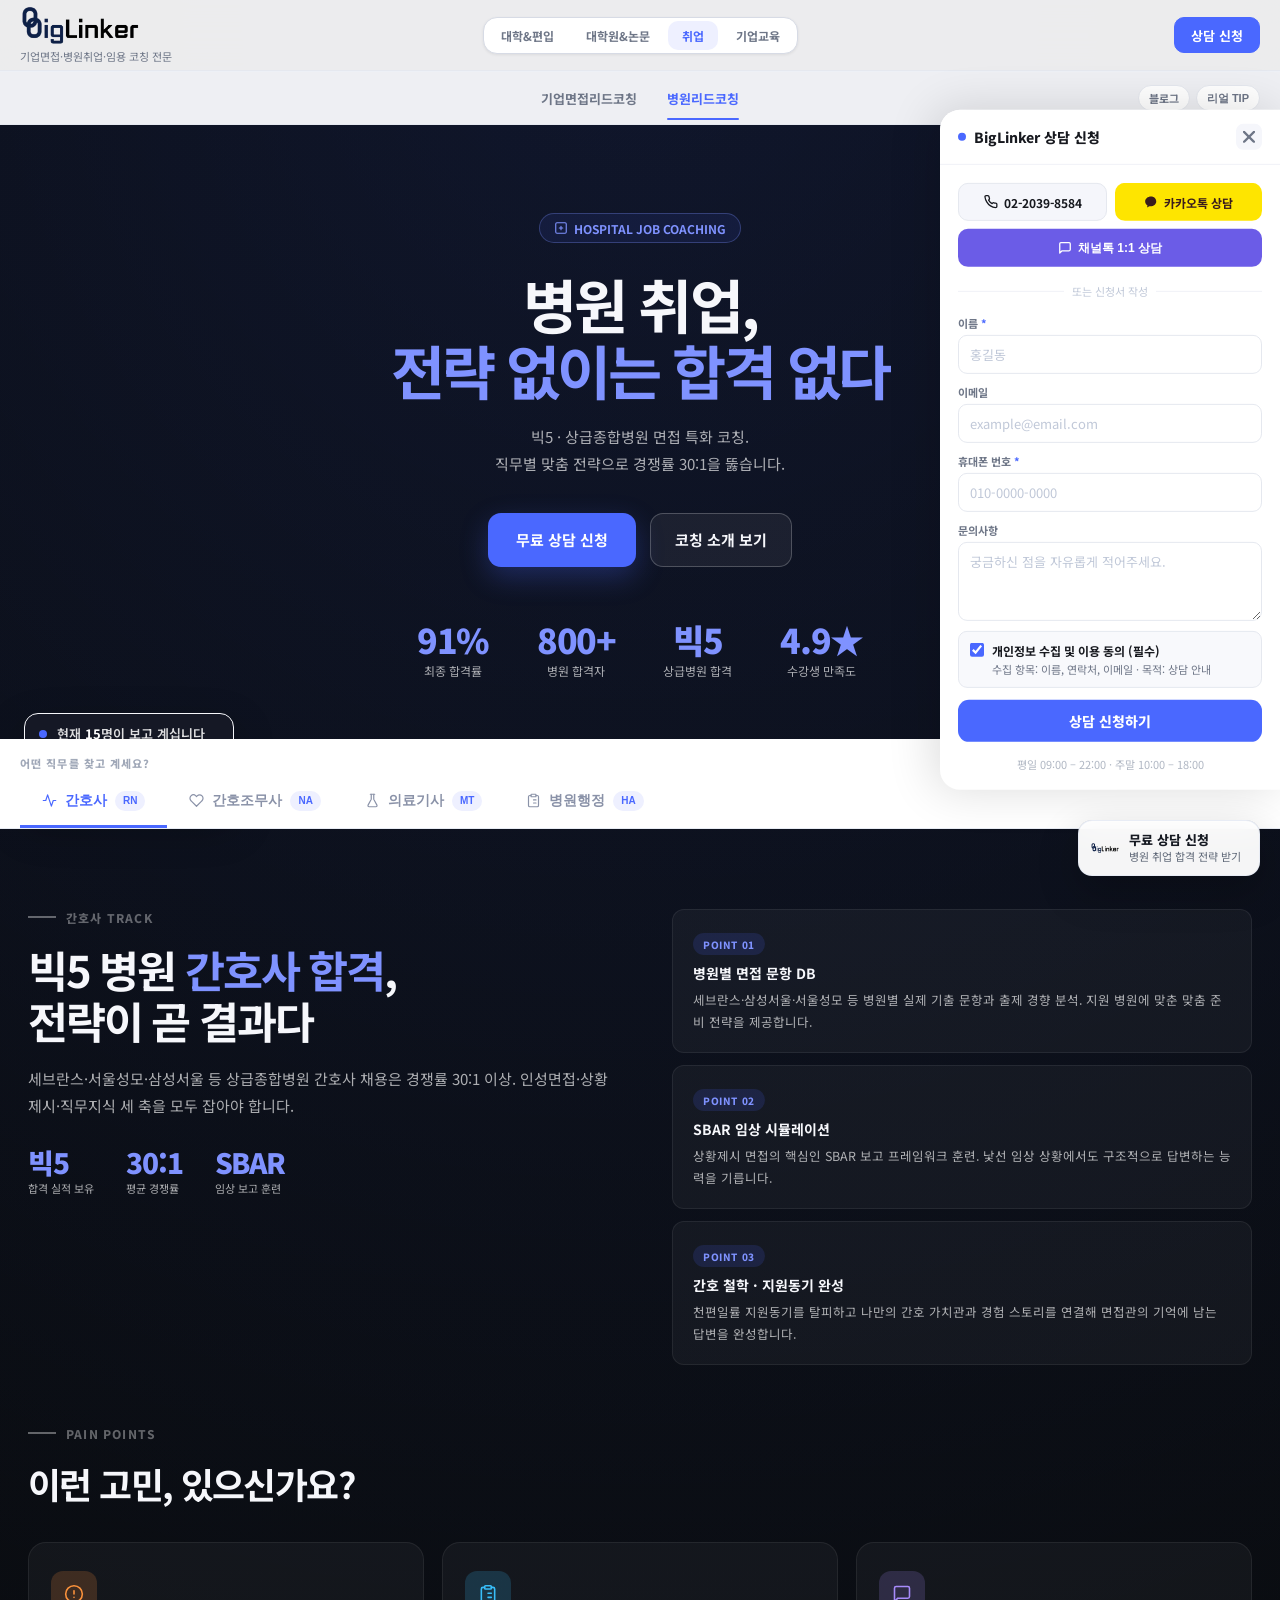
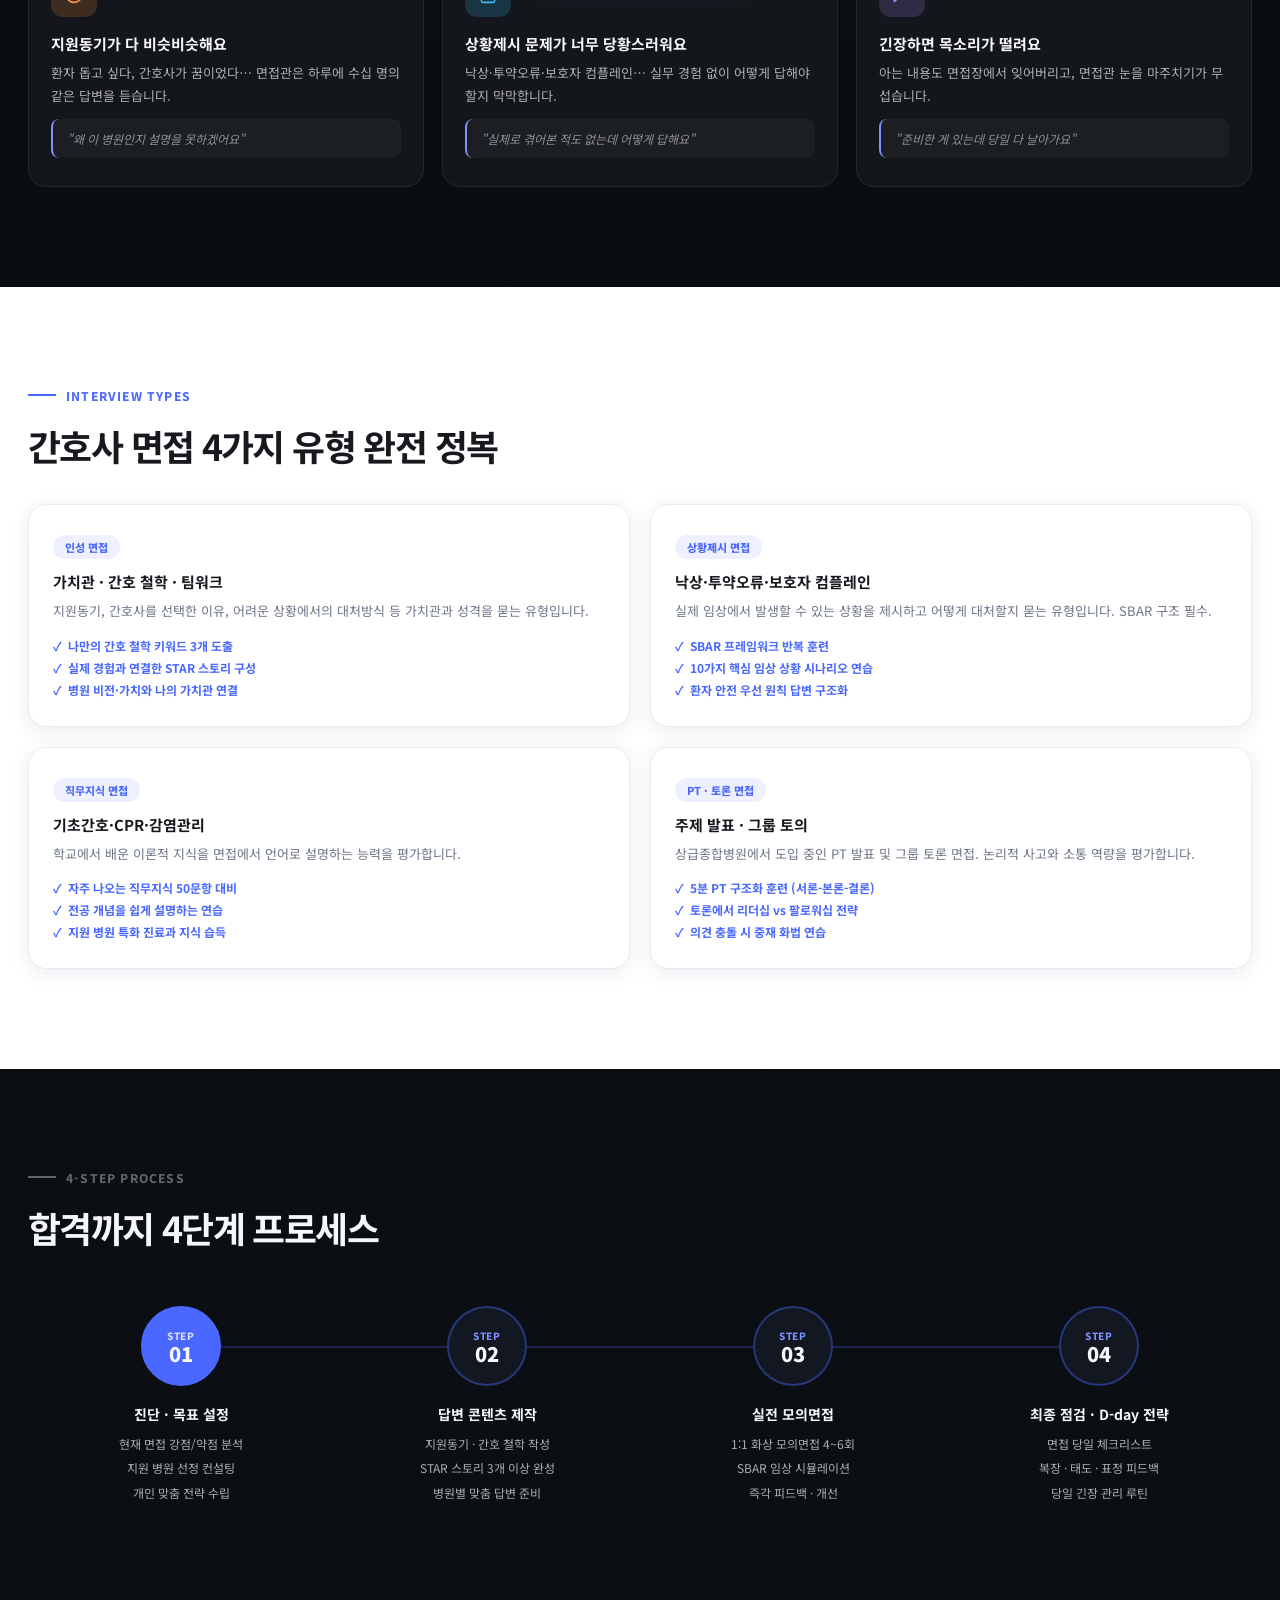
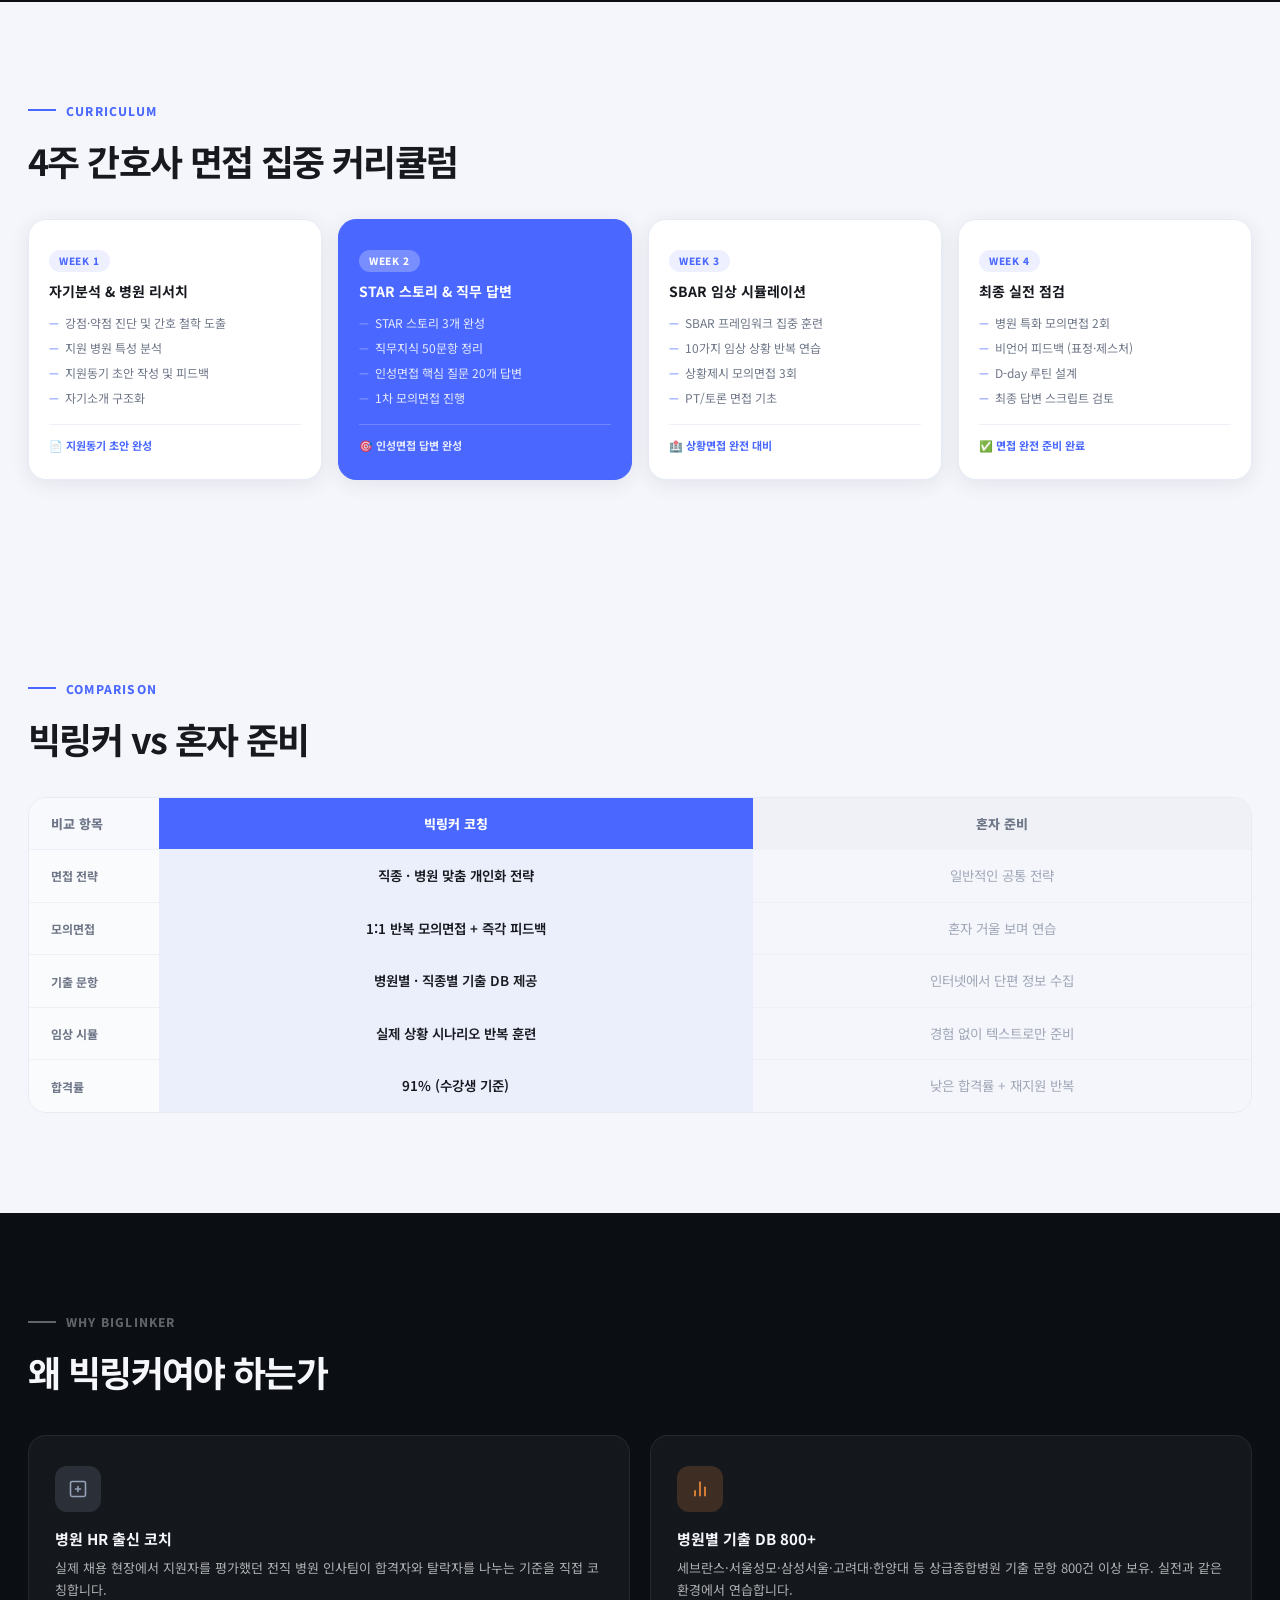
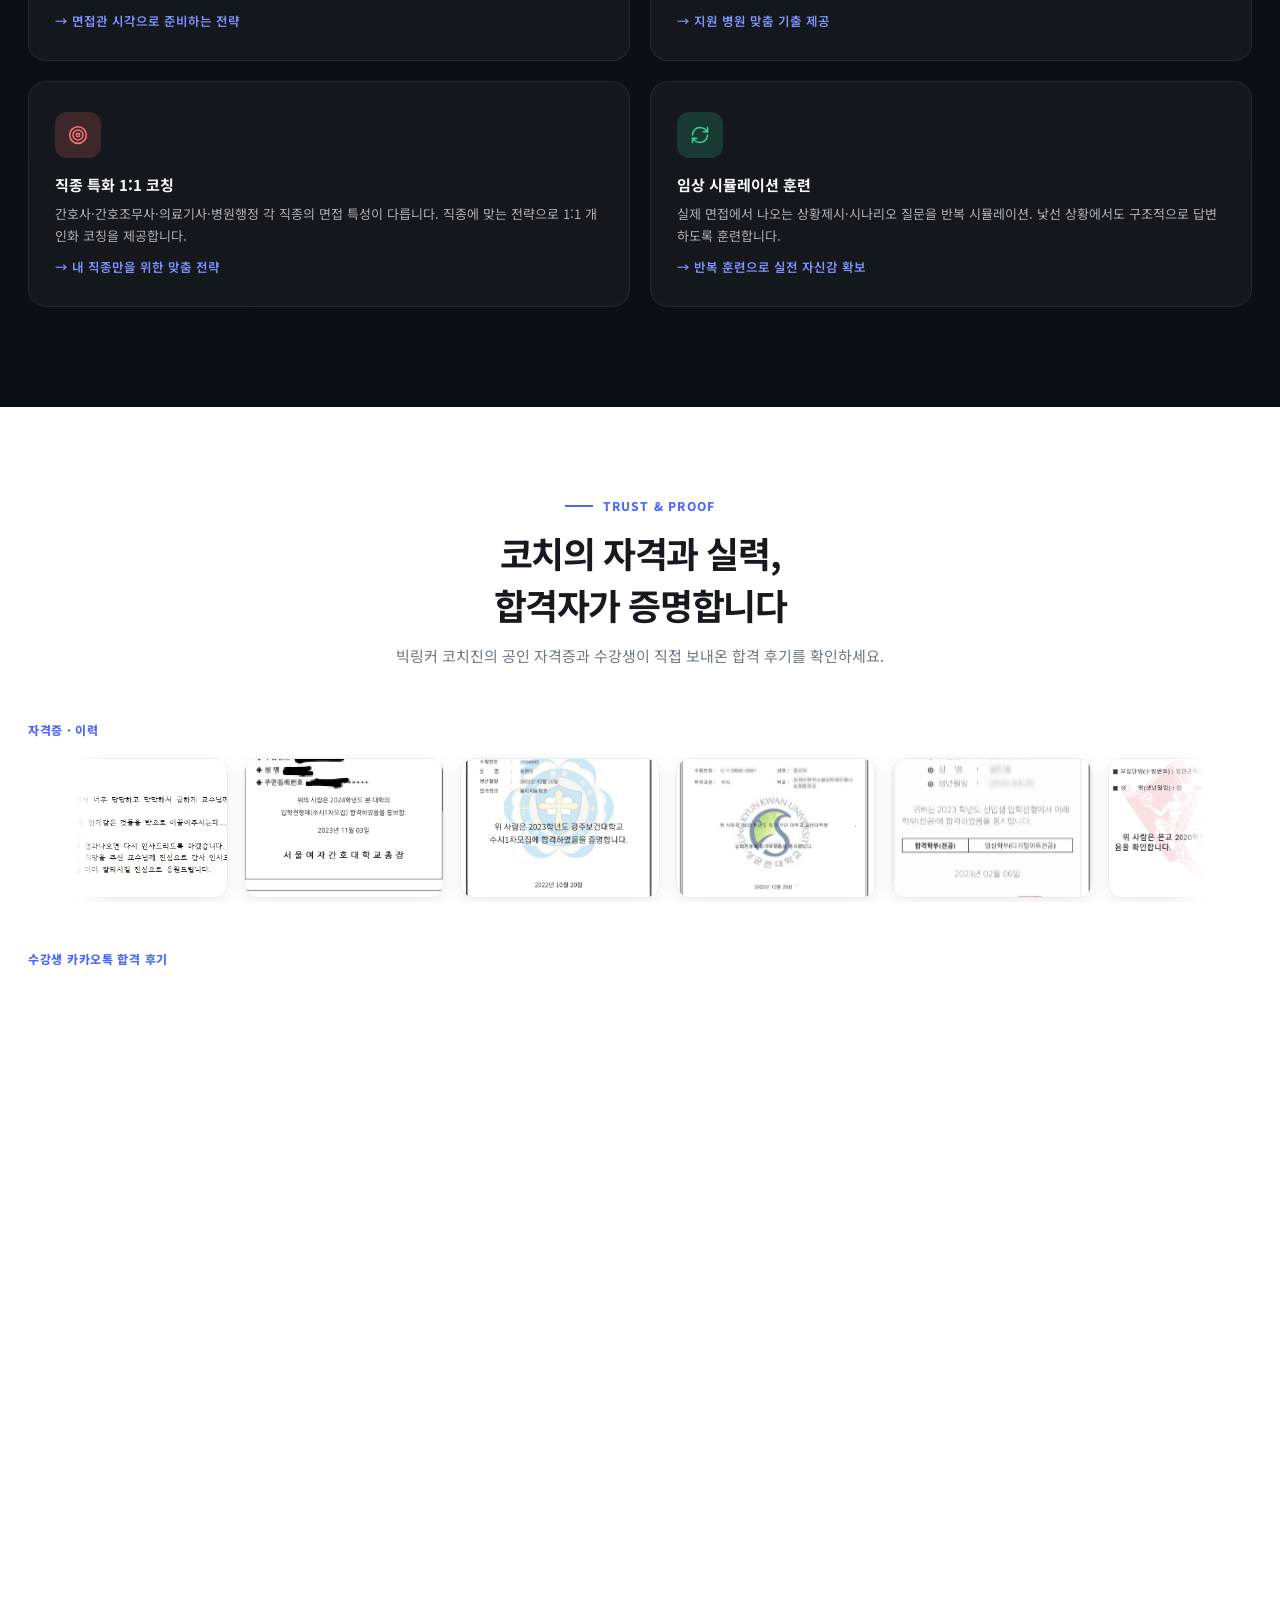
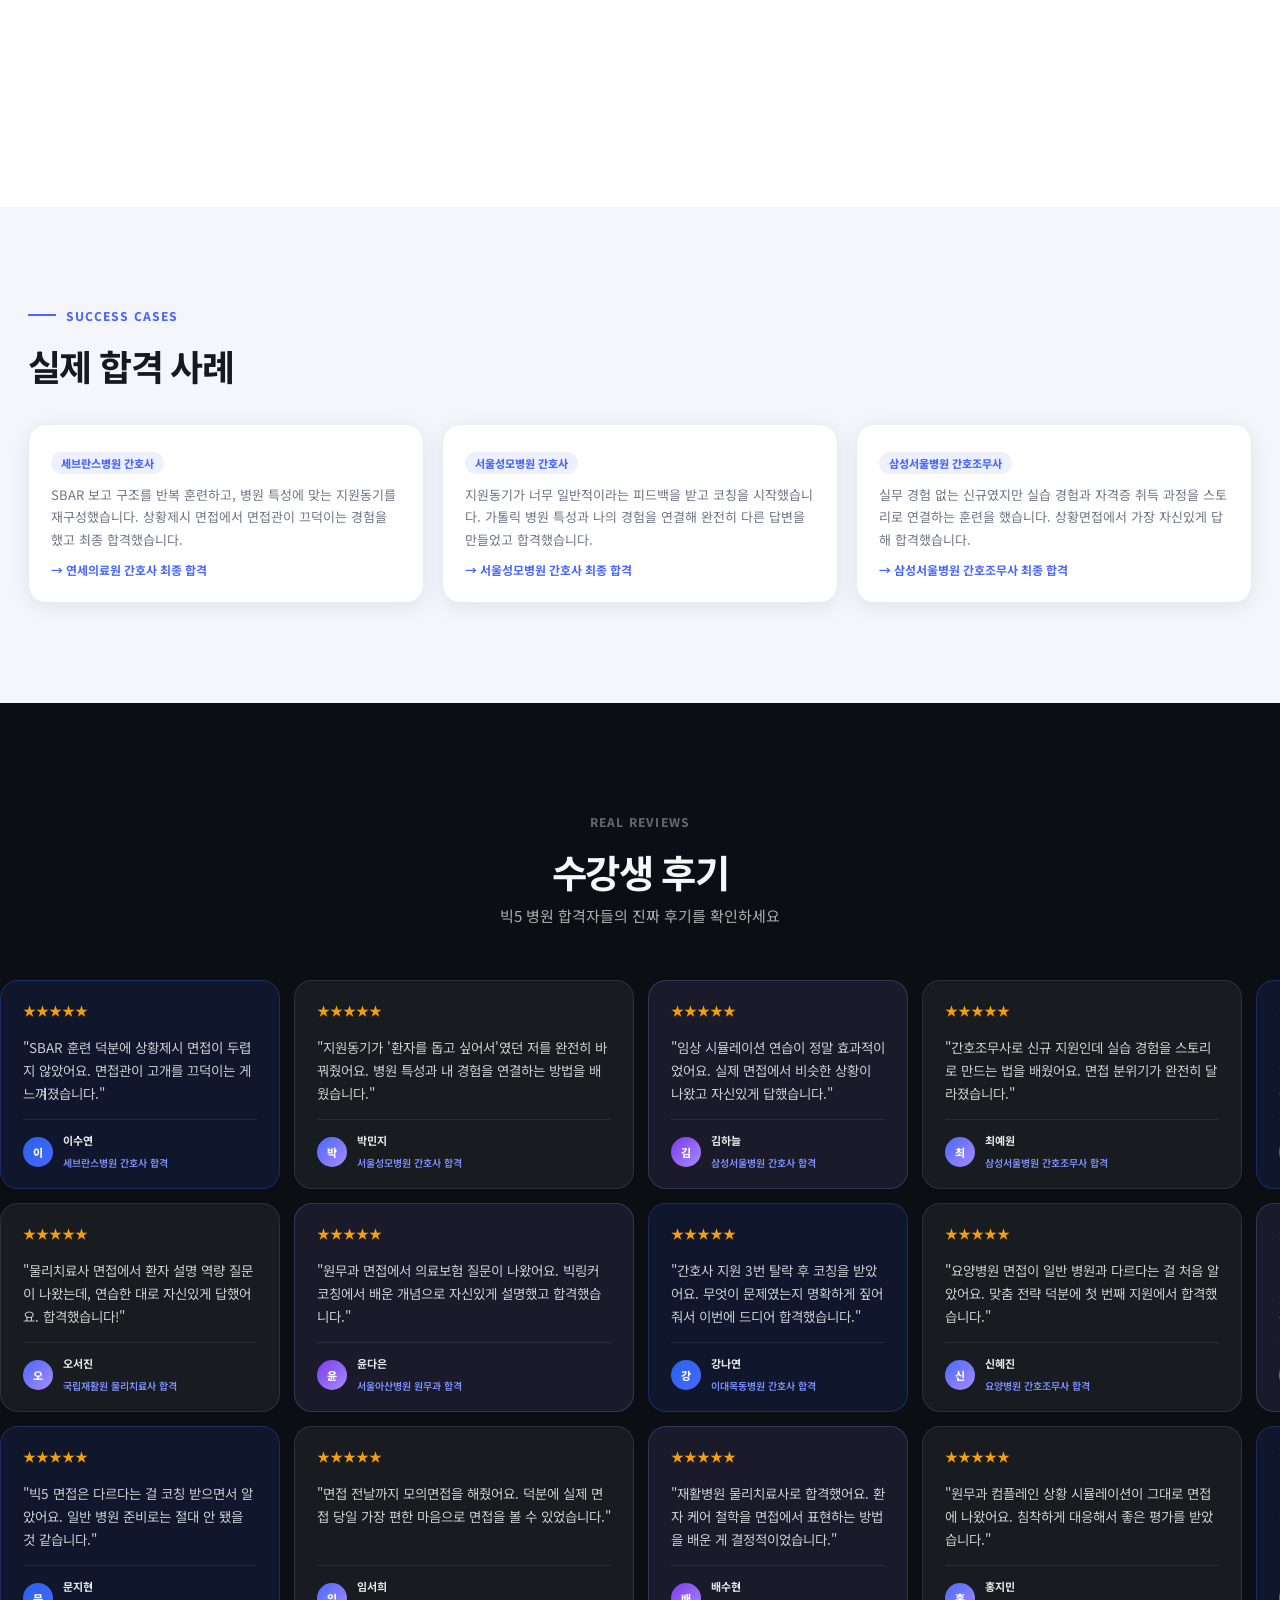
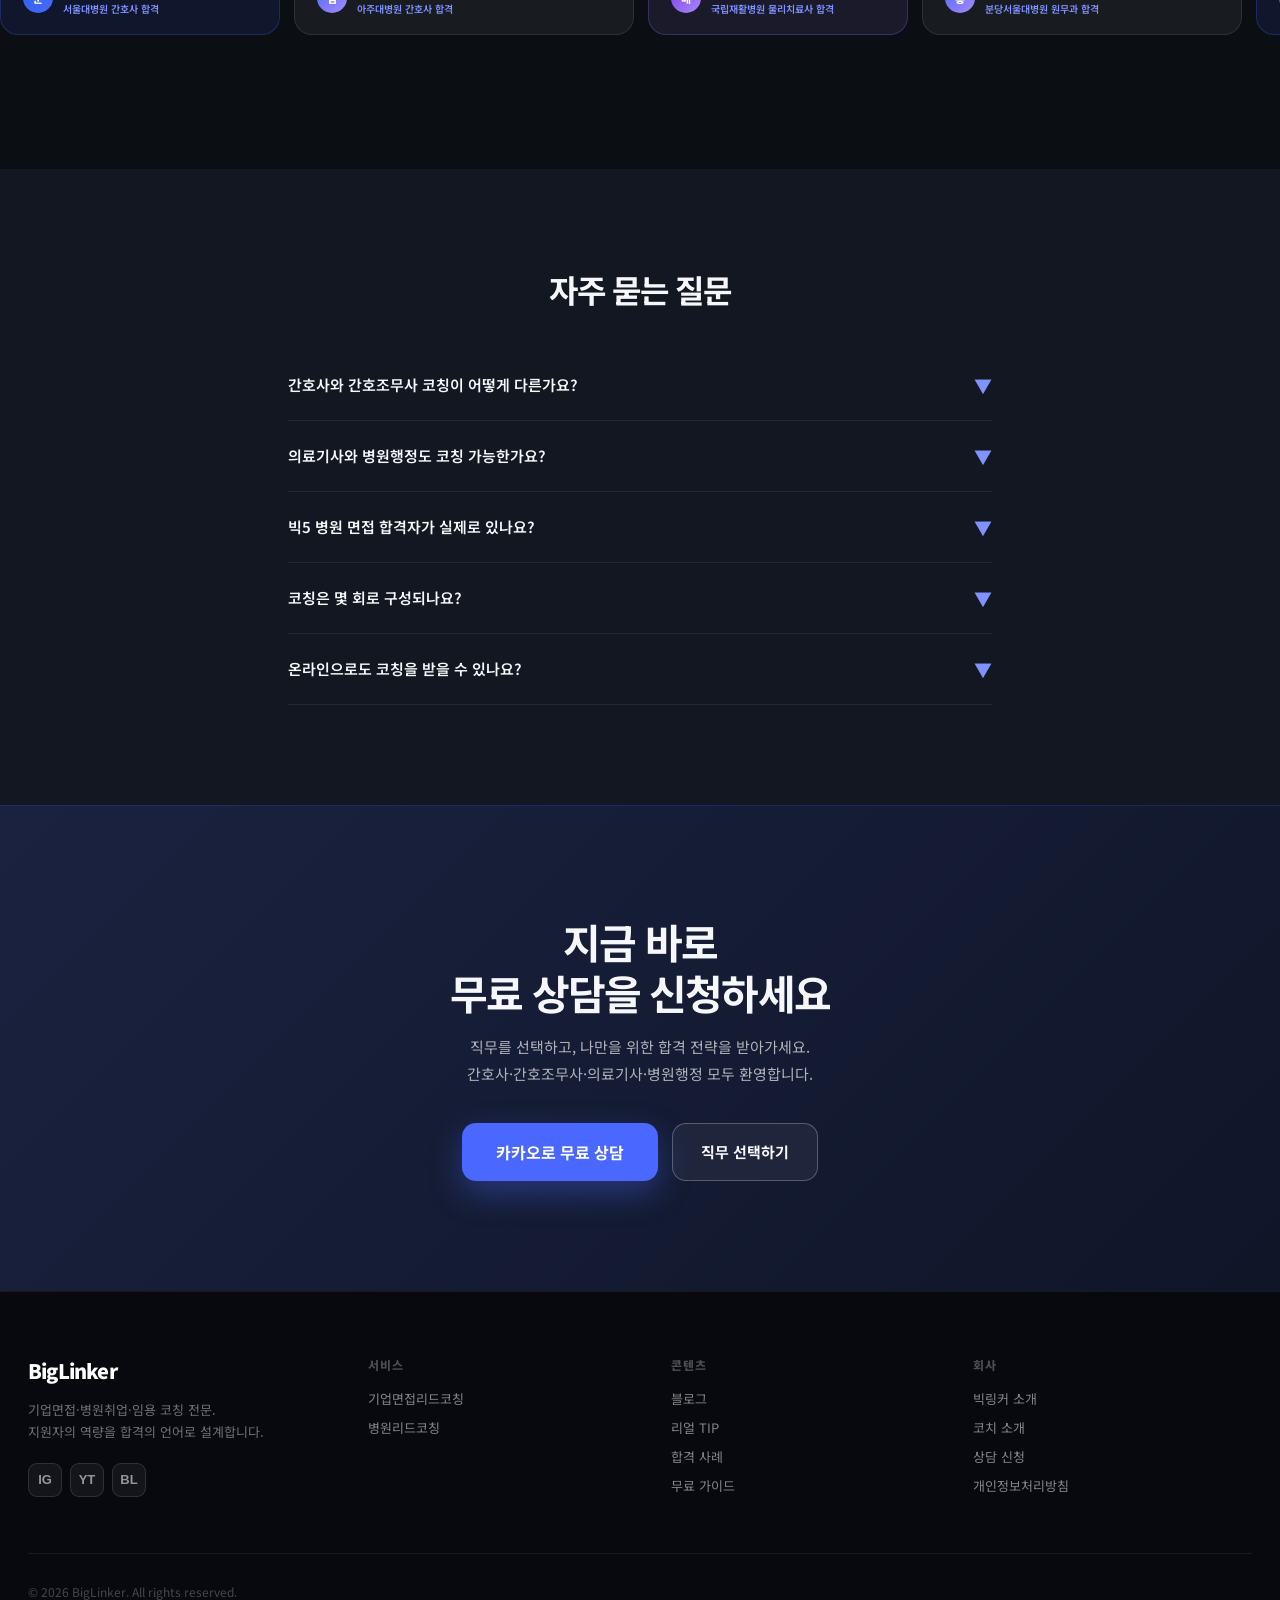
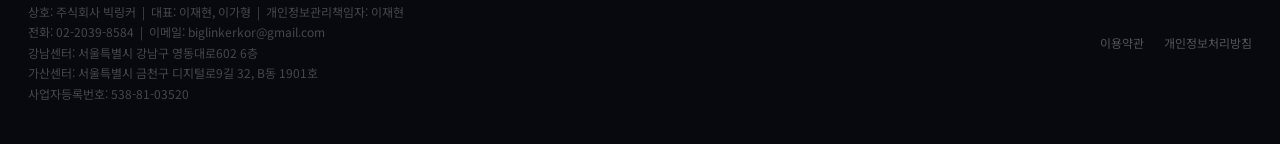
<file: hospital-job-coaching.html>
﻿<!DOCTYPE html>
<html lang="ko">
<head>
  <meta charset="UTF-8">
  <meta name="viewport" content="width=device-width, initial-scale=1.0">
  <title>병원 취업 면접 합격 전략 — 빅링커 병원리드코칭</title>
  <meta name="description" content="병원 취업을 위한 병원리드코칭. 간호·의료기사·행정직 채용 특성을 반영한 자소서·면접 맞춤 코칭.">
  <link rel="canonical" href="https://job.gobiglinker.com/hospital-job-coaching.html">
  <meta property="og:type"        content="website">
  <meta property="og:title"       content="병원 취업 면접 합격 전략 — 빅링커 병원리드코칭">
  <meta property="og:description" content="병원 취업을 위한 병원리드코칭. 간호·의료기사·행정직 채용 특성을 반영한 자소서·면접 맞춤 코칭.">
  <meta property="og:url"         content="https://job.gobiglinker.com/hospital-job-coaching.html">
  <meta property="og:image"       content="https://job.gobiglinker.com/assets/og-image.png">
  <meta property="og:locale"      content="ko_KR">
  <meta property="og:site_name"   content="빅링커">
  <meta name="twitter:card"        content="summary_large_image">
  <meta name="twitter:title"       content="병원 취업 면접 합격 전략 — 빅링커 병원리드코칭">
  <meta name="twitter:description"  content="병원 취업을 위한 병원리드코칭. 간호·의료기사·행정직 채용 특성을 반영한 자소서·면접 맞춤 코칭.">
  <meta name="twitter:image"       content="https://job.gobiglinker.com/assets/og-image.png">
  <link rel="icon" href="https://storage.googleapis.com/cr-resource/image/34612167169c183d5c4be110f99e38b1/1466898/1466898-favicon.ico?_1719911524" type="image/x-icon">
  <link rel="shortcut icon" href="https://storage.googleapis.com/cr-resource/image/34612167169c183d5c4be110f99e38b1/1466898/1466898-favicon.ico?_1719911524">
  <link rel="apple-touch-icon" href="https://storage.googleapis.com/cr-resource/image/34612167169c183d5c4be110f99e38b1/1466898/1466898-favicon.ico?_1719911524">
  <link rel="icon" type="image/x-icon" sizes="32x32" href="https://storage.googleapis.com/cr-resource/image/34612167169c183d5c4be110f99e38b1/1466898/1466898-favicon.ico?_1719911524">
  <link rel="icon" type="image/x-icon" sizes="16x16" href="https://storage.googleapis.com/cr-resource/image/34612167169c183d5c4be110f99e38b1/1466898/1466898-favicon.ico?_1719911524">
  <link rel="preconnect" href="https://fonts.googleapis.com">
  <link rel="preconnect" href="https://fonts.gstatic.com" crossorigin>
  <link href="https://fonts.googleapis.com/css2?family=Noto+Sans+KR:wght@400;500;700;800;900&display=swap" rel="stylesheet">
  <link rel="stylesheet" href="./style.css">
  <style>
:root {
      --header-bg: #f6f7fb; --header-surface: #ffffff; --header-line: #e5e8ef;
      --header-line-strong: #d7dbe5; --header-text: #17191f; --header-muted: #6e7687;
      --bg: #0b0e13; --bg-soft: #121722; --bg-dark: #090c11; --panel: #f5f6fb;
      --text: #f6f7fb; --muted: rgba(255,255,255,0.66); --muted-dark: #5d6473;
      --brand: #4a68ff; --brand-2: #7f92ff; --brand-soft: #eef0ff;
      --max: 1320px; --radius-xl: 28px; --radius-lg: 22px; --radius-md: 18px;
      --radius-sm: 12px; --radius-xs: 8px;
      --shadow: 0 24px 60px rgba(0,0,0,0.28); --shadow-card: 0 4px 20px rgba(36,46,78,0.09);
    }
    *, *::before, *::after { box-sizing: border-box; margin: 0; padding: 0; }
    html { scroll-behavior: smooth; }
    body { font-family: "Noto Sans KR", "Pretendard", sans-serif;
      background: radial-gradient(circle at 50% 0%, rgba(66,104,255,0.12), transparent 18%),
        linear-gradient(180deg, #090b0f 0%, #0b0e13 32%, #0d1015 100%);
      color: var(--text); }
    a { color: inherit; text-decoration: none; }
    .wrap { max-width: var(--max); margin: 0 auto; padding: 0 28px; }
    .inner { max-width: var(--max); margin: 0 auto; padding: 0 20px; }

    /* ── SECTION BASE ── */
    .section-eyebrow { display: flex; align-items: center; gap: 10px; font-size: 12px; font-weight: 800; letter-spacing: 0.1em; text-transform: uppercase; color: rgba(255,255,255,0.36); margin-bottom: 18px; }
    .section-eyebrow::before { content: ""; width: 28px; height: 2px; background: currentColor; flex-shrink: 0; }
    .section-eyebrow.center { justify-content: center; }
    .section-eyebrow.center::before { display: none; }
    .section-light .section-eyebrow, .section-panel .section-eyebrow { color: var(--brand); }
    .section-light { background: #fff; padding: 100px 0; }
    .section-panel { background: var(--panel); padding: 100px 0; }
    .section-dark { padding: 100px 0; }
    .sec-h2 { font-size: clamp(22px,2.8vw,36px); font-weight: 700; letter-spacing: -0.045em; line-height: 1.3; }

    /* ── HERO ── */
    .hero { padding: 88px 0 60px; text-align: center; }
    .hero-kicker { display: inline-flex; align-items: center; gap: 6px; min-height: 30px; padding: 0 14px; border-radius: 999px; border: 1px solid rgba(127,146,255,0.3); background: rgba(74,104,255,0.1); font-size: 12px; font-weight: 700; color: var(--brand-2); margin-bottom: 28px; }
    .hero h1 { max-width: 820px; margin: 0 auto 20px; font-size: clamp(30px,4.6vw,62px); line-height: 1.12; letter-spacing: -0.05em; font-weight: 700; }
    .hero h1 em { color: var(--brand-2); font-style: normal; }
    .hero p { max-width: 560px; margin: 0 auto 36px; color: var(--muted); font-size: 15px; line-height: 1.8; }
    .hero-actions { display: flex; justify-content: center; gap: 14px; flex-wrap: wrap; margin-bottom: 56px; }
    .btn-primary { display: inline-flex; align-items: center; justify-content: center; min-height: 54px; padding: 0 28px; border-radius: 13px; font-size: 15px; font-weight: 700; background: var(--brand); color: #fff; box-shadow: 0 10px 28px rgba(74,104,255,0.28); transition: transform 0.2s; }
    .btn-primary:hover { transform: translateY(-2px); }
    .btn-secondary { display: inline-flex; align-items: center; justify-content: center; min-height: 54px; padding: 0 24px; border-radius: 13px; font-size: 15px; font-weight: 700; border: 1.5px solid rgba(255,255,255,0.22); color: var(--text); background: rgba(255,255,255,0.06); transition: transform 0.2s; }
    .hero-stats { display: flex; justify-content: center; gap: 48px; flex-wrap: wrap; }
    .hero-stat { text-align: center; }
    .hero-stat .s-num { font-size: 34px; font-weight: 900; color: var(--brand-2); letter-spacing: -0.04em; line-height: 1; }
    .hero-stat .s-label { font-size: 12px; color: var(--muted); margin-top: 5px; }

    /* ── JOB TYPE TABS ── */
    .job-tab-section { background: #fff; border-bottom: 1px solid #e7ebf3; position: sticky; top: 60px; z-index: 200; }
    .job-tab-inner { max-width: var(--max); margin: 0 auto; padding: 0 20px; }
    .job-tab-label { padding: 16px 0 6px; font-size: 11px; font-weight: 800; letter-spacing: 0.1em; text-transform: uppercase; color: #a0a8b8; }
    .job-tabs { display: flex; gap: 0; overflow-x: auto; scrollbar-width: none; }
    .job-tabs::-webkit-scrollbar { display: none; }
    .job-tab-btn { flex-shrink: 0; display: inline-flex; align-items: center; gap: 8px; padding: 14px 22px; font-size: 14px; font-weight: 700; color: #8a92a8; border-bottom: 3px solid transparent; background: none; border-top: none; border-left: none; border-right: none; cursor: pointer; transition: all 0.18s; white-space: nowrap; }
    .job-tab-btn .tab-icon { display: inline-flex; align-items: center; }
    .job-tab-btn:hover { color: var(--brand); }
    .job-tab-btn.active { color: var(--brand); border-bottom-color: var(--brand); }
    .job-tab-btn .tab-badge { display: inline-flex; align-items: center; min-height: 20px; padding: 0 8px; border-radius: 999px; background: var(--brand-soft); color: var(--brand); font-size: 10px; font-weight: 800; }

    /* ── TAB PANELS ── */
    .tab-panel { display: none; }
    .tab-panel.active { display: block; }

    /* ── SEGMENT HERO ── */
    .seg-hero { padding: 80px 0 60px; }
    .seg-hero-grid { display: grid; grid-template-columns: 1fr 1fr; gap: 64px; align-items: start; }
    .seg-hero-left h2 { font-size: clamp(26px,3.4vw,46px); font-weight: 700; letter-spacing: -0.05em; line-height: 1.18; margin-bottom: 18px; }
    .seg-hero-left h2 em { color: var(--brand-2); font-style: normal; }
    .seg-hero-left p { font-size: 15px; color: var(--muted); line-height: 1.85; margin-bottom: 28px; }
    .seg-stats { display: flex; gap: 32px; flex-wrap: wrap; }
    .seg-stat .s-num { font-size: 28px; font-weight: 900; color: var(--brand-2); letter-spacing: -0.04em; line-height: 1; }
    .seg-stat .s-label { font-size: 11px; color: var(--muted); margin-top: 4px; }
    .seg-right-cards { display: grid; gap: 12px; }
    .seg-point-card { padding: 20px; border-radius: var(--radius-sm); border: 1px solid rgba(255,255,255,0.07); background: rgba(255,255,255,0.04); }
    .seg-point-card .sp-tag { display: inline-flex; align-items: center; min-height: 22px; padding: 0 10px; border-radius: 999px; background: rgba(74,104,255,0.15); color: var(--brand-2); font-size: 10px; font-weight: 800; letter-spacing: 0.06em; margin-bottom: 8px; }
    .seg-point-card h4 { font-size: 14px; font-weight: 700; color: var(--text); margin-bottom: 6px; }
    .seg-point-card p { font-size: 12.5px; color: var(--muted); line-height: 1.7; margin: 0; }

    /* ── PAIN ── */
    .pain-grid { display: grid; grid-template-columns: repeat(3,1fr); gap: 18px; }
    .pain-card { padding: 28px 22px; border-radius: var(--radius-md); border: 1px solid rgba(255,255,255,0.07); background: rgba(255,255,255,0.04); }
    .pain-icon { width: 46px; height: 46px; border-radius: 12px; display: flex; align-items: center; justify-content: center; margin-bottom: 16px; }
    .pain-card h3 { font-size: 15px; font-weight: 700; color: var(--text); margin-bottom: 8px; }
    .pain-card p { font-size: 13px; color: var(--muted); line-height: 1.7; margin: 0; }
    .pain-quote { margin-top: 12px; padding: 10px 14px; border-radius: 8px; background: rgba(255,255,255,0.04); border-left: 2px solid var(--brand-2); font-size: 12px; color: rgba(255,255,255,0.5); font-style: italic; line-height: 1.6; }

    /* ── INTERVIEW TYPES (공통) ── */
    .itype-grid { display: grid; grid-template-columns: repeat(2,1fr); gap: 20px; }
    .itype-card { padding: 28px 24px; border-radius: var(--radius-md); border: 1px solid #e7ebf3; background: #fff; box-shadow: var(--shadow-card); }
    .itype-tag { display: inline-flex; align-items: center; min-height: 24px; padding: 0 12px; border-radius: 999px; background: var(--brand-soft); color: var(--brand); font-size: 11px; font-weight: 800; margin-bottom: 12px; }
    .itype-card h3 { font-size: 15px; font-weight: 700; color: var(--header-text); margin-bottom: 8px; }
    .itype-card p { font-size: 13px; color: var(--header-muted); line-height: 1.7; margin: 0 0 14px; }
    .itype-tips { list-style: none; display: grid; gap: 5px; }
    .itype-tips li { font-size: 12px; color: var(--brand); font-weight: 700; display: flex; align-items: flex-start; gap: 6px; }
    .itype-tips li::before { content: "✓"; flex-shrink: 0; }

    /* ── PROCESS ── */
    .process-grid { display: grid; grid-template-columns: repeat(4,1fr); gap: 0; position: relative; }
    .process-grid::before { content: ""; position: absolute; top: 40px; left: 12.5%; right: 12.5%; height: 2px; background: rgba(74,104,255,0.25); z-index: 0; }
    .process-item { position: relative; z-index: 1; text-align: center; padding: 0 10px; }
    .proc-circle { width: 80px; height: 80px; border-radius: 999px; background: var(--bg-soft); border: 2px solid rgba(74,104,255,0.4); display: flex; flex-direction: column; align-items: center; justify-content: center; gap: 1px; margin: 0 auto 18px; }
    .proc-circle.active { background: var(--brand); border-color: var(--brand); }
    .proc-step { font-size: 10px; font-weight: 800; letter-spacing: 0.06em; color: var(--brand-2); }
    .proc-circle.active .proc-step { color: rgba(255,255,255,0.8); }
    .proc-num { font-size: 20px; font-weight: 900; color: var(--text); line-height: 1; }
    .process-item h3 { font-size: 14px; font-weight: 700; color: var(--text); margin-bottom: 10px; }
    .process-item ul { list-style: none; display: grid; gap: 5px; }
    .process-item ul li { font-size: 12px; color: var(--muted); line-height: 1.6; }

    /* ── CURRICULUM ── */
    .week-grid { display: grid; grid-template-columns: repeat(4,1fr); gap: 16px; }
    .week-card { padding: 26px 20px; border-radius: var(--radius-md); border: 1px solid #e7ebf3; background: #fff; box-shadow: var(--shadow-card); }
    .week-card.highlight { background: var(--brand); border-color: var(--brand); }
    .week-tag { display: inline-flex; align-items: center; min-height: 22px; padding: 0 10px; border-radius: 999px; background: var(--brand-soft); color: var(--brand); font-size: 10px; font-weight: 800; letter-spacing: 0.06em; margin-bottom: 10px; }
    .week-card.highlight .week-tag { background: rgba(255,255,255,0.25); color: #fff; }
    .week-card h3 { font-size: 14px; font-weight: 700; color: var(--header-text); margin-bottom: 12px; line-height: 1.35; }
    .week-card.highlight h3 { color: #fff; }
    .week-list { display: grid; gap: 6px; list-style: none; }
    .week-list li { font-size: 12px; color: var(--header-muted); line-height: 1.6; display: flex; align-items: flex-start; gap: 6px; }
    .week-list li::before { content: "—"; color: var(--brand); flex-shrink: 0; font-size: 11px; margin-top: 1px; }
    .week-card.highlight .week-list li { color: rgba(255,255,255,0.85); }
    .week-card.highlight .week-list li::before { color: rgba(255,255,255,0.5); }
    .week-output { display: flex; align-items: center; gap: 6px; margin-top: 16px; padding-top: 12px; border-top: 1px solid #edf0f6; font-size: 11px; font-weight: 700; color: var(--brand); }
    .week-card.highlight .week-output { border-top-color: rgba(255,255,255,0.2); color: rgba(255,255,255,0.85); }

    /* ── COMPARE ── */
    .compare-table { width: 100%; border-collapse: separate; border-spacing: 0; border-radius: var(--radius-md); overflow: hidden; border: 1px solid #e7ebf3; }
    .compare-table th { padding: 16px 22px; font-size: 13px; font-weight: 800; text-align: center; }
    .compare-table th:first-child { text-align: left; background: #f8f9fc; color: var(--header-muted); width: 130px; }
    .compare-table th.ours { background: var(--brand); color: #fff; }
    .compare-table th.theirs { background: #f0f1f7; color: var(--header-muted); }
    .compare-table td { padding: 15px 22px; font-size: 13.5px; border-top: 1px solid #edf0f6; text-align: center; vertical-align: middle; line-height: 1.6; }
    .compare-table td:first-child { text-align: left; background: #fafbfc; color: var(--header-muted); font-size: 12px; font-weight: 700; }
    .compare-table td.ours { background: rgba(74,104,255,0.06); color: var(--header-text); font-weight: 600; }
    .compare-table td.theirs { color: #a0a8b8; }

    /* ── WHY ── */
    .why-grid { display: grid; grid-template-columns: repeat(2,1fr); gap: 20px; }
    .why-card { padding: 30px 26px; border-radius: var(--radius-md); border: 1px solid rgba(255,255,255,0.07); background: rgba(255,255,255,0.04); }
    .why-card .w-icon { width: 46px; height: 46px; border-radius: 12px; display: flex; align-items: center; justify-content: center; margin-bottom: 16px; }
    .why-card h3 { font-size: 15px; font-weight: 700; color: var(--text); margin-bottom: 8px; }
    .why-card p { font-size: 13px; color: var(--muted); line-height: 1.7; margin: 0; }
    .why-card .w-point { display: flex; align-items: flex-start; gap: 8px; margin-top: 10px; font-size: 12.5px; color: var(--brand-2); font-weight: 600; }

    /* ── CASES ── */
    .case-grid { display: grid; grid-template-columns: repeat(3,1fr); gap: 18px; }
    .case-card { padding: 24px 22px; border-radius: var(--radius-md); border: 1px solid #e7ebf3; background: #fff; box-shadow: var(--shadow-card); }
    .case-badge { display: inline-flex; align-items: center; min-height: 22px; padding: 0 10px; border-radius: 999px; background: var(--brand-soft); color: var(--brand); font-size: 11px; font-weight: 800; margin-bottom: 10px; }
    .case-card p { font-size: 13px; color: var(--header-muted); line-height: 1.7; }
    .case-card .c-result { font-size: 12px; font-weight: 700; color: var(--brand); margin-top: 10px; }

    /* ── REVIEW MARQUEE ── */
    .review-band { padding: 110px 0 130px; background: #0b0e13; }
    .review-band-head { text-align: center; margin-bottom: 46px; }
    .review-band-head h2 { font-size: clamp(24px,3vw,40px); font-weight: 700; line-height: 1.24; letter-spacing: -0.045em; color: var(--text); margin-bottom: 10px; }
    .review-band-head p { font-size: 15px; color: var(--muted); }
    .review-marquee-wrap { width: 100vw; position: relative; left: 50%; margin-left: -50vw; overflow: hidden; display: flex; flex-direction: column; gap: 14px; padding: 8px 0 4px; }
    .review-marquee-row { display: flex; gap: 14px; width: max-content; }
    .review-marquee-row:nth-child(1) { animation: rmq-ltr 38s linear infinite; }
    .review-marquee-row:nth-child(2) { animation: rmq-rtl 55s linear infinite; }
    .review-marquee-row:nth-child(3) { animation: rmq-ltr 46s linear infinite; }
    @keyframes rmq-ltr { 0% { transform: translateX(0); } 100% { transform: translateX(-50%); } }
    @keyframes rmq-rtl { 0% { transform: translateX(-50%); } 100% { transform: translateX(0); } }
    .review-mini { flex-shrink: 0; padding: 20px 22px 16px; border-radius: 18px; background: rgba(255,255,255,0.055); border: 1px solid rgba(255,255,255,0.09); display: flex; flex-direction: column; }
    .review-mini:nth-child(4n+1) { width: 280px; } .review-mini:nth-child(4n+2) { width: 340px; } .review-mini:nth-child(4n+3) { width: 260px; } .review-mini:nth-child(4n+4) { width: 320px; }
    .review-mini.accent-blue { background: rgba(74,104,255,0.10); border-color: rgba(74,104,255,0.25); }
    .review-mini.accent-purple { background: rgba(167,139,250,0.10); border-color: rgba(167,139,250,0.22); }
    .review-mini p { margin: 8px 0 auto; font-size: 13.5px; color: rgba(255,255,255,0.78); line-height: 1.7; flex: 1; }
    .review-mini-meta { display: flex; align-items: center; gap: 10px; margin-top: 14px; padding-top: 12px; border-top: 1px solid rgba(255,255,255,0.07); }
    .review-mini-avatar { width: 30px; height: 30px; border-radius: 50%; background: linear-gradient(135deg,#4a68ff,#a78bfa); flex-shrink: 0; display: flex; align-items: center; justify-content: center; font-size: 11px; font-weight: 800; color: #fff; }
    .review-mini.accent-blue .review-mini-avatar { background: linear-gradient(135deg,#2563eb,#4a68ff); }
    .review-mini.accent-purple .review-mini-avatar { background: linear-gradient(135deg,#7c3aed,#a78bfa); }
    .review-mini-info strong { display: block; font-size: 11px; font-weight: 700; color: rgba(255,255,255,0.9); }
    .review-mini-info span { font-size: 10px; color: #7f92ff; font-weight: 600; }
    .star-row { color: #f59e0b; font-size: 13px; margin-bottom: 8px; }

    /* ── FAQ ── */
    .faq-band { padding: 100px 0; background: var(--bg-soft); }
    .faq-title { font-size: clamp(22px,2.5vw,34px); font-weight: 700; letter-spacing: -0.04em; line-height: 1.3; color: var(--text); margin-bottom: 40px; text-align: center; }
    details { border-bottom: 1px solid rgba(255,255,255,0.07); }
    details summary { display: flex; align-items: center; justify-content: space-between; padding: 22px 0; cursor: pointer; list-style: none; }
    details summary::-webkit-details-marker { display: none; }
    details summary span:first-child { font-size: 15px; font-weight: 600; color: var(--text); line-height: 1.5; padding-right: 16px; }
    .faq-arrow { font-size: 18px; color: var(--brand-2); flex-shrink: 0; transition: transform 0.2s; }
    details[open] .faq-arrow { transform: rotate(180deg); }
    details p { padding: 0 0 22px; font-size: 14px; color: var(--muted); line-height: 1.85; }

    /* ── CTA ── */
    .cta-band { padding: 110px 0; background: linear-gradient(135deg,#1a2240 0%,#0f1628 100%); text-align: center; border-top: 1px solid rgba(74,104,255,0.2); }
    .cta-band h2 { font-size: clamp(26px,3.2vw,46px); font-weight: 700; letter-spacing: -0.045em; line-height: 1.25; margin-bottom: 14px; }
    .cta-band p { font-size: 15px; color: var(--muted); margin-bottom: 36px; line-height: 1.8; }
    .cta-actions { display: flex; justify-content: center; gap: 14px; flex-wrap: wrap; }
    .btn-cta { display: inline-flex; align-items: center; justify-content: center; min-height: 58px; padding: 0 34px; border-radius: 14px; font-size: 16px; font-weight: 700; background: var(--brand); color: #fff; box-shadow: 0 12px 32px rgba(74,104,255,0.36); transition: transform 0.2s; }
    .btn-cta:hover { transform: translateY(-2px); }
    .btn-cta-outline { display: inline-flex; align-items: center; justify-content: center; min-height: 58px; padding: 0 28px; border-radius: 14px; font-size: 15px; font-weight: 700; border: 1.5px solid rgba(255,255,255,0.25); color: var(--text); background: rgba(255,255,255,0.05); transition: transform 0.2s; }

    /* ── MOBILE CTA ── */
    .mobile-floating-cta { display: none !important; position: fixed; z-index: 900; }
    .mobile-floating-cta.is-floating-active { display: inline-flex !important; right: 20px; bottom: 24px; align-items: center; gap: 10px; min-height: 56px; padding: 10px 18px 10px 12px; border-radius: 14px; background: rgba(255,255,255,0.96); color: #161a22; box-shadow: 0 16px 40px rgba(0,0,0,0.22); border: 1px solid rgba(230,234,244,0.9); pointer-events: auto; text-decoration: none; backdrop-filter: blur(12px); }
    .mobile-floating-cta img { width: 28px; height: 28px; border-radius: 8px; object-fit: contain; flex-shrink: 0; }
    .mobile-floating-cta strong { display: block; font-size: 13px; font-weight: 800; color: #161a22; line-height: 1.3; }
    .mobile-floating-cta span { display: block; font-size: 11px; color: #5f6878; line-height: 1.3; }
    @media (max-width: 760px) {
      .mobile-floating-cta.is-floating-active { display: flex !important; right: 16px; left: 16px; bottom: 20px; border-radius: 16px; background: var(--brand) !important; border: none !important; box-shadow: 0 16px 40px rgba(74,104,255,0.4) !important; backdrop-filter: none; }
      .mobile-floating-cta strong { color: #fff; font-size: 14px; }
      .mobile-floating-cta span { color: rgba(255,255,255,0.75); }
    }

    /* ── RESPONSIVE ── */
    @media (max-width: 900px) {
      .seg-hero-grid { grid-template-columns: 1fr; gap: 32px; }
      .pain-grid { grid-template-columns: 1fr; }
      .itype-grid { grid-template-columns: 1fr; }
      .why-grid { grid-template-columns: 1fr; }
      .process-grid { grid-template-columns: repeat(2,1fr); gap: 24px; }
      .process-grid::before { display: none; }
      .week-grid { grid-template-columns: repeat(2,1fr); }
      .case-grid { grid-template-columns: 1fr; }
      .kakao-grid { grid-template-columns: repeat(3,1fr); }
    }
    @media (max-width: 760px) {
      .wrap, .inner { padding: 0 16px; }
      .hero { padding: 56px 0 36px; }
      .hero h1 { font-size: clamp(26px,7vw,40px); }
      .hero p { font-size: 14px; margin-bottom: 28px; }
      .hero-actions { gap: 10px; }
      .hero-stats { gap: 20px; }
      .hero-stat .s-num { font-size: 26px; }
      .section-light, .section-panel, .section-dark { padding: 56px 0; }
      .sec-h2 { font-size: clamp(20px,5.5vw,28px); }
      .job-tab-section { top: 56px; }
      .job-tab-label { font-size: 10px; padding: 12px 0 4px; }
      .job-tab-btn { padding: 11px 14px; font-size: 13px; gap: 5px; }
      .job-tab-btn .tab-badge { display: none; }
      .seg-hero { padding: 48px 0 32px; }
      .seg-hero-left h2 { font-size: clamp(22px,6vw,34px); }
      .seg-stats { gap: 20px; }
      .seg-stat .s-num { font-size: 22px; }
      .week-grid { grid-template-columns: 1fr; }
      .kakao-grid { grid-template-columns: repeat(2,1fr); }
      .cert-img { width: 140px; height: 98px; }
      .compare-table { font-size: 12px; }
      .compare-table th, .compare-table td { padding: 10px 12px; }
      .review-band { padding: 72px 0 90px; }
      .faq-band { padding: 64px 0; }
      .cta-band { padding: 72px 0; }
    }
    @media (max-width: 480px) {
      .hero { padding: 44px 0 28px; }
      .hero-stats { gap: 16px; justify-content: space-around; }
      .hero-stat .s-num { font-size: 22px; }
      .hero-stat .s-label { font-size: 10px; }
      .process-grid { grid-template-columns: 1fr; gap: 20px; }
      .proc-circle { width: 64px; height: 64px; }
      .proc-num { font-size: 16px; }
      .week-grid { grid-template-columns: 1fr; }
      .itype-card { padding: 22px 18px; }
      .seg-right-cards { gap: 10px; }
      .seg-point-card { padding: 16px; }
      .pain-grid { gap: 12px; }
      .pain-card { padding: 22px 18px; }
      .why-grid { gap: 14px; }
      .why-card { padding: 22px 20px; }
      .seg-stats { gap: 14px; }
      .kakao-grid { grid-template-columns: repeat(2,1fr); gap: 8px; }
      .cert-img { width: 130px; height: 90px; }
      .compare-table th:first-child { width: 90px; }
      .faq-title { font-size: 22px; }
      details summary span:first-child { font-size: 14px; }
    }
    /* ══════════════════════════════════════════
       HEADER — common (partials/header.css)
    ══════════════════════════════════════════ */
    .top-shell {
      position: sticky; top: 0; z-index: 120;
      background: rgba(255,255,255,0.92);
      backdrop-filter: blur(16px); -webkit-backdrop-filter: blur(16px);
      border-bottom: 1px solid var(--header-line);
      transition: transform 0.28s ease, box-shadow 0.28s ease, opacity 0.28s ease;
    }
    .top-shell.is-scrolled { box-shadow: 0 2px 8px rgba(0,0,0,0.06); }
    .top-shell.is-collapsed { transform: translateY(-100%); opacity: 0; }
    .sticky-category-shell {
      position: sticky; top: 0; z-index: 110;
      background: rgba(248,249,252,0.96);
      border-bottom: 1px solid var(--header-line);
      backdrop-filter: blur(12px);
    }
    .family-bar { background: transparent; }
    .family-bar--mobile { display: none; }
    .family-outer { display: flex; justify-content: center; padding: 8px 0; }
    .family-wrap {
      display: flex; align-items: center; justify-content: center;
      gap: 4px; min-height: 40px; padding: 3px;
      border: 1px solid var(--header-line-strong); border-radius: 14px;
      background: #fff; box-shadow: 0 1px 3px rgba(0,0,0,0.07);
      overflow-x: auto; scrollbar-width: none; white-space: nowrap;
    }
    .family-wrap::-webkit-scrollbar { display: none; }
    .family-inline {
      display: flex; align-items: center; justify-content: center;
      gap: 4px; padding: 3px;
      border: 1px solid var(--header-line-strong); border-radius: 14px;
      background: #fff; box-shadow: 0 1px 3px rgba(0,0,0,0.07);
      white-space: nowrap;
    }
    .family-link {
      flex: 0 0 auto; padding: 6px 14px; border-radius: 10px;
      font-size: 12px; font-weight: 700; color: var(--header-muted);
      transition: background 0.18s, color 0.18s;
    }
    .family-link.is-active { background: var(--brand-soft); color: var(--brand); }
    .family-link:not(.is-active):hover { background: #f8f9fc; color: var(--header-text); }
    .main-header { background: transparent; }
    .main-header-wrap {
      display: grid; grid-template-columns: 1fr auto 1fr;
      align-items: center; gap: 16px; min-height: 70px;
    }
    .header-promo {
      justify-self: start; align-self: stretch; display: flex; align-items: center;
      padding: 0 14px; border-radius: 0 0 12px 12px;
      border: 1px solid #dde2ff; border-top: 0;
      background: var(--brand-soft);
      color: var(--brand); font-size: 12px; font-weight: 700; white-space: nowrap;
    }
    .brand { display: flex; flex-direction: column; align-items: flex-start; justify-self: start; text-align: left; gap: 4px; }
    .brand-mark { width: 120px; height: 40px; object-fit: contain; }
    .brand-copy span { display: block; color: var(--header-muted); font-size: 11px; line-height: 1.4; }
    .header-actions { display: flex; align-items: center; justify-self: end; gap: 8px; }
    .cta-btn {
      display: inline-flex; align-items: center; justify-content: center;
      min-height: 36px; padding: 0 16px; border-radius: 10px;
      border: 1px solid var(--brand); background: var(--brand);
      color: #fff; font-weight: 700; font-size: 13px;
      transition: background 0.18s, transform 0.18s;
    }
    .cta-btn:hover { background: #3a58ef; transform: translateY(-1px); }
    .category-row {
      display: grid; grid-template-columns: 1fr auto 1fr;
      align-items: center; min-height: 52px; gap: 12px;
    }
    .category-balance { justify-self: start; width: 120px; }
    .category-tabs {
      display: flex; align-items: center; justify-content: center;
      gap: 2px; overflow-x: auto; scrollbar-width: none; white-space: nowrap;
    }
    .category-tabs::-webkit-scrollbar { display: none; }
    .category-tab {
      flex: 0 0 auto; position: relative; padding: 0 14px; min-height: 44px;
      display: inline-flex; align-items: center; justify-content: center;
      font-size: 13px; font-weight: 700; color: var(--header-muted);
      transition: color 0.18s;
    }
    .category-tab:hover { color: var(--header-text); }
    .category-tab.is-active { color: var(--brand); }
    .category-tab.is-active::after {
      content: ""; position: absolute; left: 14px; right: 14px; bottom: 0;
      height: 2px; background: var(--brand); border-radius: 999px;
    }
    .category-utility { display: flex; align-items: center; justify-self: end; gap: 6px; width: 200px; }
    .utility-link {
      display: inline-flex; align-items: center; justify-content: center;
      min-height: 26px; padding: 0 10px; border-radius: 999px;
      border: 1px solid var(--header-line); background: #fff;
      color: var(--header-muted); font-size: 11px; font-weight: 700; cursor: pointer;
      transition: background 0.18s, color 0.18s, border-color 0.18s;
    }
    .utility-link:hover { background: var(--brand-soft); color: var(--brand); border-color: #dde2ff; }
    @media (max-width: 760px) {
      .inner { padding: 0 16px; }
      .main-header-wrap, .category-row { grid-template-columns: 1fr; gap: 10px; }
      .header-promo, .header-actions { display: none; }
      .family-inline { display: none; }
      .family-bar--mobile { display: block; }
      .brand { justify-self: center; align-items: center; text-align: center; }
      .category-balance { display: none; }
      .category-tabs, .category-utility { justify-content: flex-start; }
      .sticky-category-shell .category-utility { display: none !important; }
    }

  </style>
  <script type="application/ld+json">
  {"@context":"https://schema.org","@type":"Organization","name":"빅링커","alternateName":"BigLinker","url":"https://gobiglinker.com","logo":{"@type":"ImageObject","url":"https://job.gobiglinker.com/assets/og-image.png"},"description":"편입·대입·대학원·취업·기업교육 전문 코칭 기관. 2,800건 이상의 1:1 코칭 완료, 30명 이상의 전문 코치진 보유.","knowsAbout":["기업교육","AI 활용 교육","리더십 교육","편입 컨설팅","대학원 입시","취업 코칭","자기소개서 코칭","면접 코칭"],"numberOfEmployees":{"@type":"QuantitativeValue","value":30},"areaServed":"KR","inLanguage":"ko","sameAs":["https://transfer.gobiglinker.com","https://graduate.gobiglinker.com","https://job.gobiglinker.com","https://biz.gobiglinker.com"]}
  </script>
  <script type="application/ld+json">
  {"@context":"https://schema.org","@type":"BreadcrumbList","itemListElement":[{"@type":"ListItem","position":1,"name":"빅링커","item":"https://gobiglinker.com/"},{"@type":"ListItem","position":2,"name":"취업 코칭","item":"https://job.gobiglinker.com/"},{"@type":"ListItem","position":3,"name":"병원 취업 면접 합격 전략 — 빅링커 병원리드코칭","item":"https://job.gobiglinker.com/hospital-job-coaching.html"}]}
  </script>
  <script type="application/ld+json">
  {"@context":"https://schema.org","@type":"Service","name":"병원 취업 면접 합격 전략 — 빅링커 병원리드코칭","description":"병원 취업을 위한 병원리드코칭. 간호·의료기사·행정직 채용 특성을 반영한 자소서·면접 맞춤 코칭.","provider":{"@type":"Organization","name":"빅링커","url":"https://gobiglinker.com"},"areaServed":"KR","inLanguage":"ko","url":"https://job.gobiglinker.com/hospital-job-coaching.html"}
  </script>
</head>
<body>

  <!-- ══ HEADER (generated from _partials/header.html) ══ -->
  <div class="top-shell" id="topShell">
    <header class="main-header">
      <div class="inner">
        <div class="main-header-wrap">
          <a class="brand" href="./index.html">
            <img class="brand-mark" src="./assets/biglinker-logo.webp" alt="빅링커 로고">
            <div class="brand-copy"><span>기업면접·병원취업·임용 코칭 전문</span></div>
          </a>
          <div class="family-inline">
            <a class="family-link " href="https://transfer.gobiglinker.com/">대학&amp;편입</a>
            <a class="family-link " href="https://graduate.gobiglinker.com/">대학원&amp;논문</a>
            <a class="family-link is-active" href="https://job.gobiglinker.com/">취업</a>
            <a class="family-link " href="https://biz.gobiglinker.com/">기업교육</a>
          </div>
          <div class="header-actions">
            <a class="cta-btn" href="#cta">상담 신청</a>
          </div>
        </div>
      </div>
    </header>
    <!-- mobile-only family bar -->
    <div class="family-bar family-bar--mobile">
      <div class="inner">
        <div class="family-outer">
          <div class="family-wrap">
            <a class="family-link " href="https://transfer.gobiglinker.com/">대학&amp;편입</a>
            <a class="family-link " href="https://graduate.gobiglinker.com/">대학원&amp;논문</a>
            <a class="family-link is-active" href="https://job.gobiglinker.com/">취업</a>
            <a class="family-link " href="https://biz.gobiglinker.com/">기업교육</a>
          </div>
        </div>
      </div>
    </div>
  </div>

  <div class="sticky-category-shell">
    <div class="inner">
      <div class="category-row">
        <div class="category-balance" aria-hidden="true"></div>
        <nav class="category-tabs" aria-label="서비스 카테고리">
          <a class="category-tab" href="./corporate-interview-coaching.html">기업면접리드코칭</a>
          <a class="category-tab is-active" href="./hospital-job-coaching.html">병원리드코칭</a>
        </nav>
        <div class="category-utility" aria-label="콘텐츠 바로가기">
          <a class="utility-link" href="https://blog.gobiglinker.com/blog/job" target="_blank" rel="noopener">블로그</a>
          <button class="utility-link" type="button">리얼 TIP</button>
        </div>
      </div>
    </div>
  </div>

<!-- ══ HERO ══ -->
  <section class="hero">
    <div class="wrap">
      <div class="hero-kicker"><svg width="14" height="14" viewBox="0 0 24 24" fill="none" stroke="#7f92ff" stroke-width="1.9" stroke-linecap="round" stroke-linejoin="round"><rect x="3" y="3" width="18" height="18" rx="2"/><path d="M9 12h6M12 9v6"/></svg> HOSPITAL JOB COACHING</div>
      <h1>병원 취업,<br><em>전략 없이는 합격 없다</em></h1>
      <p>빅5 · 상급종합병원 면접 특화 코칭.<br>직무별 맞춤 전략으로 경쟁률 30:1을 뚫습니다.</p>
      <div class="hero-actions">
        <a class="btn-primary" href="#cta">무료 상담 신청</a>
        <a class="btn-secondary" href="#why">코칭 소개 보기</a>
      </div>
      <div class="hero-stats">
        <div class="hero-stat"><div class="s-num">91%</div><div class="s-label">최종 합격률</div></div>
        <div class="hero-stat"><div class="s-num">800+</div><div class="s-label">병원 합격자</div></div>
        <div class="hero-stat"><div class="s-num">빅5</div><div class="s-label">상급병원 합격</div></div>
        <div class="hero-stat"><div class="s-num">4.9★</div><div class="s-label">수강생 만족도</div></div>
      </div>
    </div>
  </section>

  <!-- ══ 직무 탭 ══ -->
  <div class="job-tab-section" id="jobTabSection">
    <div class="job-tab-inner">
      <div class="job-tab-label">어떤 직무를 찾고 계세요?</div>
      <div class="job-tabs" role="tablist">
        <button class="job-tab-btn active" role="tab" data-tab="rn" aria-selected="true">
          <span class="tab-icon"><svg width="15" height="15" viewBox="0 0 24 24" fill="none" stroke="currentColor" stroke-width="1.9" stroke-linecap="round" stroke-linejoin="round"><polyline points="22 12 18 12 15 21 9 3 6 12 2 12"/></svg></span> 간호사 <span class="tab-badge">RN</span>
        </button>
        <button class="job-tab-btn" role="tab" data-tab="na" aria-selected="false">
          <span class="tab-icon"><svg width="15" height="15" viewBox="0 0 24 24" fill="none" stroke="currentColor" stroke-width="1.9" stroke-linecap="round" stroke-linejoin="round"><path d="M20.84 4.61a5.5 5.5 0 0 0-7.78 0L12 5.67l-1.06-1.06a5.5 5.5 0 0 0-7.78 7.78l1.06 1.06L12 21.23l7.78-7.78 1.06-1.06a5.5 5.5 0 0 0 0-7.78z"/></svg></span> 간호조무사 <span class="tab-badge">NA</span>
        </button>
        <button class="job-tab-btn" role="tab" data-tab="mt" aria-selected="false">
          <span class="tab-icon"><svg width="15" height="15" viewBox="0 0 24 24" fill="none" stroke="currentColor" stroke-width="1.9" stroke-linecap="round" stroke-linejoin="round"><path d="M10 2v7.527a2 2 0 0 1-.211.896L4.72 19.8A2 2 0 0 0 6.483 22h11.032a2 2 0 0 0 1.764-2.2l-5.068-9.377A2 2 0 0 1 14 9.527V2"/><line x1="8.5" y1="2" x2="15.5" y2="2"/></svg></span> 의료기사 <span class="tab-badge">MT</span>
        </button>
        <button class="job-tab-btn" role="tab" data-tab="ha" aria-selected="false">
          <span class="tab-icon"><svg width="15" height="15" viewBox="0 0 24 24" fill="none" stroke="currentColor" stroke-width="1.9" stroke-linecap="round" stroke-linejoin="round"><rect x="8" y="2" width="8" height="4" rx="1"/><path d="M16 4h2a2 2 0 0 1 2 2v14a2 2 0 0 1-2 2H6a2 2 0 0 1-2-2V6a2 2 0 0 1 2-2h2"/><line x1="12" y1="11" x2="16" y2="11"/><line x1="12" y1="16" x2="16" y2="16"/></svg></span> 병원행정 <span class="tab-badge">HA</span>
        </button>
      </div>
    </div>
  </div>

  <!-- ══════════════════════════ TAB: 간호사 ══════════════════════════ -->
  <div class="tab-panel active" id="tab-rn">

    <section class="seg-hero section-dark">
      <div class="wrap">
        <div class="seg-hero-grid">
          <div class="seg-hero-left">
            <div class="section-eyebrow">간호사 TRACK</div>
            <h2>빅5 병원<em> 간호사 합격</em>,<br>전략이 곧 결과다</h2>
            <p>세브란스·서울성모·삼성서울 등 상급종합병원 간호사 채용은 경쟁률 30:1 이상. 인성면접·상황제시·직무지식 세 축을 모두 잡아야 합니다.</p>
            <div class="seg-stats">
              <div class="seg-stat"><div class="s-num">빅5</div><div class="s-label">합격 실적 보유</div></div>
              <div class="seg-stat"><div class="s-num">30:1</div><div class="s-label">평균 경쟁률</div></div>
              <div class="seg-stat"><div class="s-num">SBAR</div><div class="s-label">임상 보고 훈련</div></div>
            </div>
          </div>
          <div class="seg-right-cards">
            <div class="seg-point-card">
              <div class="sp-tag">POINT 01</div>
              <h4>병원별 면접 문항 DB</h4>
              <p>세브란스·삼성서울·서울성모 등 병원별 실제 기출 문항과 출제 경향 분석. 지원 병원에 맞춘 맞춤 준비 전략을 제공합니다.</p>
            </div>
            <div class="seg-point-card">
              <div class="sp-tag">POINT 02</div>
              <h4>SBAR 임상 시뮬레이션</h4>
              <p>상황제시 면접의 핵심인 SBAR 보고 프레임워크 훈련. 낯선 임상 상황에서도 구조적으로 답변하는 능력을 기릅니다.</p>
            </div>
            <div class="seg-point-card">
              <div class="sp-tag">POINT 03</div>
              <h4>간호 철학 · 지원동기 완성</h4>
              <p>천편일률 지원동기를 탈피하고 나만의 간호 가치관과 경험 스토리를 연결해 면접관의 기억에 남는 답변을 완성합니다.</p>
            </div>
          </div>
        </div>
      </div>
    </section>

    <section class="section-dark" style="padding-top:0">
      <div class="wrap">
        <div class="section-eyebrow">PAIN POINTS</div>
        <h2 class="sec-h2" style="margin-bottom:36px">이런 고민, 있으신가요?</h2>
        <div class="pain-grid">
          <div class="pain-card">
            <div class="pain-icon" style="background:rgba(251,146,60,0.18);"><svg width="20" height="20" viewBox="0 0 24 24" fill="none" stroke="#fb923c" stroke-width="1.9" stroke-linecap="round" stroke-linejoin="round"><circle cx="12" cy="12" r="10"/><line x1="12" y1="8" x2="12" y2="12"/><line x1="12" y1="16" x2="12.01" y2="16"/></svg></div>
            <h3>지원동기가 다 비슷비슷해요</h3>
            <p>환자 돕고 싶다, 간호사가 꿈이었다… 면접관은 하루에 수십 명의 같은 답변을 듣습니다.</p>
            <div class="pain-quote">"왜 이 병원인지 설명을 못하겠어요"</div>
          </div>
          <div class="pain-card">
            <div class="pain-icon" style="background:rgba(56,189,248,0.18);"><svg width="20" height="20" viewBox="0 0 24 24" fill="none" stroke="#38bdf8" stroke-width="1.9" stroke-linecap="round" stroke-linejoin="round"><rect x="8" y="2" width="8" height="4" rx="1"/><path d="M16 4h2a2 2 0 0 1 2 2v14a2 2 0 0 1-2 2H6a2 2 0 0 1-2-2V6a2 2 0 0 1 2-2h2"/><line x1="12" y1="11" x2="16" y2="11"/><line x1="12" y1="16" x2="16" y2="16"/></svg></div>
            <h3>상황제시 문제가 너무 당황스러워요</h3>
            <p>낙상·투약오류·보호자 컴플레인… 실무 경험 없이 어떻게 답해야 할지 막막합니다.</p>
            <div class="pain-quote">"실제로 겪어본 적도 없는데 어떻게 답해요"</div>
          </div>
          <div class="pain-card">
            <div class="pain-icon" style="background:rgba(167,139,250,0.18);"><svg width="20" height="20" viewBox="0 0 24 24" fill="none" stroke="#a78bfa" stroke-width="1.9" stroke-linecap="round" stroke-linejoin="round"><path d="M21 15a2 2 0 0 1-2 2H7l-4 4V5a2 2 0 0 1 2-2h14a2 2 0 0 1 2 2z"/></svg></div>
            <h3>긴장하면 목소리가 떨려요</h3>
            <p>아는 내용도 면접장에서 잊어버리고, 면접관 눈을 마주치기가 무섭습니다.</p>
            <div class="pain-quote">"준비한 게 있는데 당일 다 날아가요"</div>
          </div>
        </div>
      </div>
    </section>

    <section class="section-light">
      <div class="wrap">
        <div class="section-eyebrow">INTERVIEW TYPES</div>
        <h2 class="sec-h2" style="color:var(--header-text);margin-bottom:36px">간호사 면접 4가지 유형 완전 정복</h2>
        <div class="itype-grid">
          <div class="itype-card">
            <div class="itype-tag">인성 면접</div>
            <h3>가치관 · 간호 철학 · 팀워크</h3>
            <p>지원동기, 간호사를 선택한 이유, 어려운 상황에서의 대처방식 등 가치관과 성격을 묻는 유형입니다.</p>
            <ul class="itype-tips">
              <li>나만의 간호 철학 키워드 3개 도출</li>
              <li>실제 경험과 연결한 STAR 스토리 구성</li>
              <li>병원 비전·가치와 나의 가치관 연결</li>
            </ul>
          </div>
          <div class="itype-card">
            <div class="itype-tag">상황제시 면접</div>
            <h3>낙상·투약오류·보호자 컴플레인</h3>
            <p>실제 임상에서 발생할 수 있는 상황을 제시하고 어떻게 대처할지 묻는 유형입니다. SBAR 구조 필수.</p>
            <ul class="itype-tips">
              <li>SBAR 프레임워크 반복 훈련</li>
              <li>10가지 핵심 임상 상황 시나리오 연습</li>
              <li>환자 안전 우선 원칙 답변 구조화</li>
            </ul>
          </div>
          <div class="itype-card">
            <div class="itype-tag">직무지식 면접</div>
            <h3>기초간호·CPR·감염관리</h3>
            <p>학교에서 배운 이론적 지식을 면접에서 언어로 설명하는 능력을 평가합니다.</p>
            <ul class="itype-tips">
              <li>자주 나오는 직무지식 50문항 대비</li>
              <li>전공 개념을 쉽게 설명하는 연습</li>
              <li>지원 병원 특화 진료과 지식 습득</li>
            </ul>
          </div>
          <div class="itype-card">
            <div class="itype-tag">PT · 토론 면접</div>
            <h3>주제 발표 · 그룹 토의</h3>
            <p>상급종합병원에서 도입 중인 PT 발표 및 그룹 토론 면접. 논리적 사고와 소통 역량을 평가합니다.</p>
            <ul class="itype-tips">
              <li>5분 PT 구조화 훈련 (서론-본론-결론)</li>
              <li>토론에서 리더십 vs 팔로워십 전략</li>
              <li>의견 충돌 시 중재 화법 연습</li>
            </ul>
          </div>
        </div>
      </div>
    </section>

    <section class="section-dark">
      <div class="wrap">
        <div class="section-eyebrow">4-STEP PROCESS</div>
        <h2 class="sec-h2" style="margin-bottom:56px">합격까지 4단계 프로세스</h2>
        <div class="process-grid">
          <div class="process-item">
            <div class="proc-circle active"><span class="proc-step">STEP</span><span class="proc-num">01</span></div>
            <h3>진단 · 목표 설정</h3>
            <ul><li>현재 면접 강점/약점 분석</li><li>지원 병원 선정 컨설팅</li><li>개인 맞춤 전략 수립</li></ul>
          </div>
          <div class="process-item">
            <div class="proc-circle"><span class="proc-step">STEP</span><span class="proc-num">02</span></div>
            <h3>답변 콘텐츠 제작</h3>
            <ul><li>지원동기 · 간호 철학 작성</li><li>STAR 스토리 3개 이상 완성</li><li>병원별 맞춤 답변 준비</li></ul>
          </div>
          <div class="process-item">
            <div class="proc-circle"><span class="proc-step">STEP</span><span class="proc-num">03</span></div>
            <h3>실전 모의면접</h3>
            <ul><li>1:1 화상 모의면접 4~6회</li><li>SBAR 임상 시뮬레이션</li><li>즉각 피드백 · 개선</li></ul>
          </div>
          <div class="process-item">
            <div class="proc-circle"><span class="proc-step">STEP</span><span class="proc-num">04</span></div>
            <h3>최종 점검 · D-day 전략</h3>
            <ul><li>면접 당일 체크리스트</li><li>복장 · 태도 · 표정 피드백</li><li>당일 긴장 관리 루틴</li></ul>
          </div>
        </div>
      </div>
    </section>

    <section class="section-panel">
      <div class="wrap">
        <div class="section-eyebrow">CURRICULUM</div>
        <h2 class="sec-h2" style="color:var(--header-text);margin-bottom:36px">4주 간호사 면접 집중 커리큘럼</h2>
        <div class="week-grid">
          <div class="week-card">
            <div class="week-tag">WEEK 1</div>
            <h3>자기분석 &amp; 병원 리서치</h3>
            <ul class="week-list">
              <li>강점·약점 진단 및 간호 철학 도출</li>
              <li>지원 병원 특성 분석</li>
              <li>지원동기 초안 작성 및 피드백</li>
              <li>자기소개 구조화</li>
            </ul>
            <div class="week-output">📄 지원동기 초안 완성</div>
          </div>
          <div class="week-card highlight">
            <div class="week-tag">WEEK 2</div>
            <h3>STAR 스토리 &amp; 직무 답변</h3>
            <ul class="week-list">
              <li>STAR 스토리 3개 완성</li>
              <li>직무지식 50문항 정리</li>
              <li>인성면접 핵심 질문 20개 답변</li>
              <li>1차 모의면접 진행</li>
            </ul>
            <div class="week-output">🎯 인성면접 답변 완성</div>
          </div>
          <div class="week-card">
            <div class="week-tag">WEEK 3</div>
            <h3>SBAR 임상 시뮬레이션</h3>
            <ul class="week-list">
              <li>SBAR 프레임워크 집중 훈련</li>
              <li>10가지 임상 상황 반복 연습</li>
              <li>상황제시 모의면접 3회</li>
              <li>PT/토론 면접 기초</li>
            </ul>
            <div class="week-output">🏥 상황면접 완전 대비</div>
          </div>
          <div class="week-card">
            <div class="week-tag">WEEK 4</div>
            <h3>최종 실전 점검</h3>
            <ul class="week-list">
              <li>병원 특화 모의면접 2회</li>
              <li>비언어 피드백 (표정·제스처)</li>
              <li>D-day 루틴 설계</li>
              <li>최종 답변 스크립트 검토</li>
            </ul>
            <div class="week-output">✅ 면접 완전 준비 완료</div>
          </div>
        </div>
      </div>
    </section>

  </div>

  <!-- ══════════════════════════ TAB: 간호조무사 ══════════════════════════ -->
  <div class="tab-panel" id="tab-na">

    <section class="seg-hero section-dark">
      <div class="wrap">
        <div class="seg-hero-grid">
          <div class="seg-hero-left">
            <div class="section-eyebrow">간호조무사 TRACK</div>
            <h2>의원 · 요양병원<em> 간호조무사</em>,<br>합격률을 높이는 전략</h2>
            <p>요양병원·의원·재활병원 간호조무사 면접은 환자 중심 케어 마인드와 팀 협업 역량이 핵심입니다. 직종 특화 코칭으로 첫 면접부터 합격을 노립니다.</p>
            <div class="seg-stats">
              <div class="seg-stat"><div class="s-num">1급</div><div class="s-label">자격증 취득 후 전략</div></div>
              <div class="seg-stat"><div class="s-num">요양</div><div class="s-label">· 의원 · 재활 특화</div></div>
              <div class="seg-stat"><div class="s-num">케어</div><div class="s-label">마인드 면접 훈련</div></div>
            </div>
          </div>
          <div class="seg-right-cards">
            <div class="seg-point-card">
              <div class="sp-tag">POINT 01</div>
              <h4>기관 유형별 맞춤 전략</h4>
              <p>요양병원·의원·재활센터는 채용 포인트가 다릅니다. 지원 기관의 특성에 맞는 면접 전략을 개인화해 드립니다.</p>
            </div>
            <div class="seg-point-card">
              <div class="sp-tag">POINT 02</div>
              <h4>환자 케어 시나리오 훈련</h4>
              <p>낙상 예방·욕창 관리·투약 보조 등 실제 업무 시나리오 기반 상황면접 답변 훈련으로 면접관 신뢰를 얻습니다.</p>
            </div>
            <div class="seg-point-card">
              <div class="sp-tag">POINT 03</div>
              <h4>자격증 경력 스토리 구성</h4>
              <p>자격증 취득 과정, 실습 경험, 봉사활동을 연결해 나만의 설득력 있는 지원동기와 강점 스토리를 완성합니다.</p>
            </div>
          </div>
        </div>
      </div>
    </section>

    <section class="section-dark" style="padding-top:0">
      <div class="wrap">
        <div class="section-eyebrow">PAIN POINTS</div>
        <h2 class="sec-h2" style="margin-bottom:36px">이런 고민, 있으신가요?</h2>
        <div class="pain-grid">
          <div class="pain-card">
            <div class="pain-icon" style="background:rgba(251,146,60,0.18);"><svg width="20" height="20" viewBox="0 0 24 24" fill="none" stroke="#fb923c" stroke-width="1.9" stroke-linecap="round" stroke-linejoin="round"><path d="M14 2H6a2 2 0 0 0-2 2v16a2 2 0 0 0 2 2h12a2 2 0 0 0 2-2V8z"/><polyline points="14 2 14 8 20 8"/><line x1="16" y1="13" x2="8" y2="13"/><line x1="16" y1="17" x2="8" y2="17"/><polyline points="10 9 9 9 8 9"/></svg></div>
            <h3>자격증만 있고 경력이 없어요</h3>
            <p>신규 지원자의 경우 경력이 없다는 약점을 어떻게 강점으로 바꿀지 모릅니다.</p>
            <div class="pain-quote">"실습밖에 없는데 어떻게 어필해요"</div>
          </div>
          <div class="pain-card">
            <div class="pain-icon" style="background:rgba(56,189,248,0.18);"><svg width="20" height="20" viewBox="0 0 24 24" fill="none" stroke="#38bdf8" stroke-width="1.9" stroke-linecap="round" stroke-linejoin="round"><path d="M3 9a2 2 0 0 1 2-2h14a2 2 0 0 1 2 2v9a2 2 0 0 1-2 2H5a2 2 0 0 1-2-2V9z"/><path d="M9 22v-4h6v4"/><path d="M9 9v-2h6v2"/></svg></div>
            <h3>어떤 기관에 지원해야 할지 모르겠어요</h3>
            <p>요양병원, 의원, 재활센터 각각 무엇이 다른지, 나에게 맞는 곳이 어딘지 감이 안 옵니다.</p>
            <div class="pain-quote">"무작정 지원했다가 탈락만 반복"</div>
          </div>
          <div class="pain-card">
            <div class="pain-icon" style="background:rgba(167,139,250,0.18);"><svg width="20" height="20" viewBox="0 0 24 24" fill="none" stroke="#a78bfa" stroke-width="1.9" stroke-linecap="round" stroke-linejoin="round"><path d="M21 15a2 2 0 0 1-2 2H7l-4 4V5a2 2 0 0 1 2-2h14a2 2 0 0 1 2 2z"/></svg></div>
            <h3>상황 질문에 어떻게 답해야 할지 모르겠어요</h3>
            <p>"어려운 환자를 만나면 어떻게 하겠냐"는 질문 앞에 아무 말도 못 합니다.</p>
            <div class="pain-quote">"상황 질문이 제일 무서워요"</div>
          </div>
        </div>
      </div>
    </section>

    <section class="section-light">
      <div class="wrap">
        <div class="section-eyebrow">INTERVIEW TYPES</div>
        <h2 class="sec-h2" style="color:var(--header-text);margin-bottom:36px">간호조무사 면접 유형별 전략</h2>
        <div class="itype-grid">
          <div class="itype-card">
            <div class="itype-tag">인성 · 지원동기</div>
            <h3>케어 마인드 · 성실함 · 협업</h3>
            <p>간호조무사로서의 케어 마인드, 이 기관에 지원한 이유, 어려운 상황에서의 대처방식을 묻습니다.</p>
            <ul class="itype-tips">
              <li>기관 특성에 맞는 지원동기 재구성</li>
              <li>실습·봉사 경험을 강점으로 전환</li>
              <li>케어 철학 키워드 3개 도출</li>
            </ul>
          </div>
          <div class="itype-card">
            <div class="itype-tag">상황제시</div>
            <h3>환자 케어 · 응급 · 민원 상황</h3>
            <p>낙상 환자 발견, 욕창 관리, 보호자 민원 등 실제 케어 상황에서의 대처를 묻습니다.</p>
            <ul class="itype-tips">
              <li>5가지 핵심 케어 시나리오 연습</li>
              <li>환자 안전 우선 원칙 답변 구조</li>
              <li>팀 보고 절차 답변 훈련</li>
            </ul>
          </div>
          <div class="itype-card">
            <div class="itype-tag">기관 이해도</div>
            <h3>요양 · 의원 · 재활 특성 파악</h3>
            <p>"우리 기관에 대해 아는 것을 말해보세요" — 기관 유형 이해도가 합격을 가릅니다.</p>
            <ul class="itype-tips">
              <li>지원 기관 진료과·특화분야 사전 조사</li>
              <li>기관 유형별 특성 및 강조 포인트</li>
              <li>지원동기와 기관 특성 연결 답변</li>
            </ul>
          </div>
          <div class="itype-card">
            <div class="itype-tag">역할기대 · 성장목표</div>
            <h3>입사 후 포부 · 장기 계획</h3>
            <p>신규로서 어떻게 성장해 나갈 것인지, 3년 후 모습을 묻는 질문에 구체적으로 답해야 합니다.</p>
            <ul class="itype-tips">
              <li>단기·중기 성장 로드맵 구성</li>
              <li>자격증 업그레이드 계획 포함</li>
              <li>기관에 기여할 수 있는 구체적 방안</li>
            </ul>
          </div>
        </div>
      </div>
    </section>

    <section class="section-dark">
      <div class="wrap">
        <div class="section-eyebrow">4-STEP PROCESS</div>
        <h2 class="sec-h2" style="margin-bottom:56px">합격까지 4단계 프로세스</h2>
        <div class="process-grid">
          <div class="process-item">
            <div class="proc-circle active"><span class="proc-step">STEP</span><span class="proc-num">01</span></div>
            <h3>기관 선정 · 진단</h3>
            <ul><li>적합 기관 유형 분석</li><li>현재 강점·약점 진단</li><li>맞춤 전략 수립</li></ul>
          </div>
          <div class="process-item">
            <div class="proc-circle"><span class="proc-step">STEP</span><span class="proc-num">02</span></div>
            <h3>스토리 구성</h3>
            <ul><li>지원동기 재구성</li><li>실습 경험 스토리화</li><li>케어 마인드 언어화</li></ul>
          </div>
          <div class="process-item">
            <div class="proc-circle"><span class="proc-step">STEP</span><span class="proc-num">03</span></div>
            <h3>상황면접 훈련</h3>
            <ul><li>케어 시나리오 5개 연습</li><li>1:1 모의면접 3~4회</li><li>즉각 피드백 개선</li></ul>
          </div>
          <div class="process-item">
            <div class="proc-circle"><span class="proc-step">STEP</span><span class="proc-num">04</span></div>
            <h3>최종 점검</h3>
            <ul><li>최종 모의면접 2회</li><li>태도·표정 피드백</li><li>당일 루틴 설계</li></ul>
          </div>
        </div>
      </div>
    </section>

  </div>

  <!-- ══════════════════════════ TAB: 의료기사 ══════════════════════════ -->
  <div class="tab-panel" id="tab-mt">

    <section class="seg-hero section-dark">
      <div class="wrap">
        <div class="seg-hero-grid">
          <div class="seg-hero-left">
            <div class="section-eyebrow">의료기사 TRACK</div>
            <h2>임상병리 · 방사선 · 물리치료<br><em>의료기사 면접</em> 합격 전략</h2>
            <p>의료기사 직종은 전공 지식과 임상 역량을 모두 검증합니다. 각 직종별 면접 특성에 맞춘 전문화된 코칭으로 합격을 이끕니다.</p>
            <div class="seg-stats">
              <div class="seg-stat"><div class="s-num">3종</div><div class="s-label">임상병리/방사선/물리치료</div></div>
              <div class="seg-stat"><div class="s-num">전공</div><div class="s-label">지식 면접 집중 훈련</div></div>
              <div class="seg-stat"><div class="s-num">실기</div><div class="s-label">시뮬레이션 포함</div></div>
            </div>
          </div>
          <div class="seg-right-cards">
            <div class="seg-point-card">
              <div class="sp-tag">임상병리사</div>
              <h4>검체 분석 · QC · 응급 대응</h4>
              <p>혈액·세포·미생물 검사 실무 역량과 긴급 검체 처리 상황에 대한 구조적 답변 훈련을 제공합니다.</p>
            </div>
            <div class="seg-point-card">
              <div class="sp-tag">방사선사</div>
              <h4>촬영 포지셔닝 · 방사선 방어</h4>
              <p>CT/MRI/X-ray 포지셔닝 지식과 방사선 방어 프로토콜 관련 전공 면접 문항을 집중 대비합니다.</p>
            </div>
            <div class="seg-point-card">
              <div class="sp-tag">물리치료사</div>
              <h4>재활 프로그램 · 환자 소통</h4>
              <p>재활 치료 계획 수립 능력과 환자·보호자 설명 역량을 면접에서 효과적으로 전달하는 방법을 코칭합니다.</p>
            </div>
          </div>
        </div>
      </div>
    </section>

    <section class="section-dark" style="padding-top:0">
      <div class="wrap">
        <div class="section-eyebrow">PAIN POINTS</div>
        <h2 class="sec-h2" style="margin-bottom:36px">이런 고민, 있으신가요?</h2>
        <div class="pain-grid">
          <div class="pain-card">
            <div class="pain-icon" style="background:rgba(251,146,60,0.18);"><svg width="20" height="20" viewBox="0 0 24 24" fill="none" stroke="#fb923c" stroke-width="1.9" stroke-linecap="round" stroke-linejoin="round"><path d="M4 19.5A2.5 2.5 0 0 1 6.5 17H20"/><path d="M6.5 2H20v20H6.5A2.5 2.5 0 0 1 4 19.5v-15A2.5 2.5 0 0 1 6.5 2z"/></svg></div>
            <h3>전공 지식 질문이 두려워요</h3>
            <p>시험 공부는 했지만 면접에서 전공 질문이 나오면 완전한 문장으로 말하기가 어렵습니다.</p>
            <div class="pain-quote">"아는 내용인데 말로 설명이 안 돼요"</div>
          </div>
          <div class="pain-card">
            <div class="pain-icon" style="background:rgba(56,189,248,0.18);"><svg width="20" height="20" viewBox="0 0 24 24" fill="none" stroke="#38bdf8" stroke-width="1.9" stroke-linecap="round" stroke-linejoin="round"><line x1="3" y1="22" x2="21" y2="22"/><line x1="6" y1="18" x2="6" y2="11"/><line x1="10" y1="18" x2="10" y2="11"/><line x1="14" y1="18" x2="14" y2="11"/><line x1="18" y1="18" x2="18" y2="11"/><polygon points="12 2 20 7 4 7"/></svg></div>
            <h3>병원 규모별 차이를 모르겠어요</h3>
            <p>상급종합병원, 종합병원, 병의원 각각 면접 포인트가 어떻게 다른지 파악하기 어렵습니다.</p>
            <div class="pain-quote">"어떤 걸 강조해야 좋은 인상을 줄까요"</div>
          </div>
          <div class="pain-card">
            <div class="pain-icon" style="background:rgba(167,139,250,0.18);"><svg width="20" height="20" viewBox="0 0 24 24" fill="none" stroke="#a78bfa" stroke-width="1.9" stroke-linecap="round" stroke-linejoin="round"><path d="M17 21v-2a4 4 0 0 0-4-4H5a4 4 0 0 0-4 4v2"/><circle cx="9" cy="7" r="4"/><path d="M23 21v-2a4 4 0 0 0-3-3.87"/><path d="M16 3.13a4 4 0 0 1 0 7.75"/></svg></div>
            <h3>협업 질문을 어떻게 답하죠?</h3>
            <p>의사·간호사와의 협업 경험이 부족한 신입으로서 팀 역량을 어떻게 증명해야 할지 막막합니다.</p>
            <div class="pain-quote">"협업 경험이 없는데 어떻게 말하죠"</div>
          </div>
        </div>
      </div>
    </section>

    <section class="section-dark">
      <div class="wrap">
        <div class="section-eyebrow">4-STEP PROCESS</div>
        <h2 class="sec-h2" style="margin-bottom:56px">합격까지 4단계 프로세스</h2>
        <div class="process-grid">
          <div class="process-item">
            <div class="proc-circle active"><span class="proc-step">STEP</span><span class="proc-num">01</span></div>
            <h3>직종 · 병원 분석</h3>
            <ul><li>직종별 면접 특성 파악</li><li>지원 병원 진료과 분석</li><li>전공 출제 경향 정리</li></ul>
          </div>
          <div class="process-item">
            <div class="proc-circle"><span class="proc-step">STEP</span><span class="proc-num">02</span></div>
            <h3>전공 답변 구성</h3>
            <ul><li>전공 30문항 답변 정리</li><li>실기 설명 언어화 훈련</li><li>지원동기 스토리 완성</li></ul>
          </div>
          <div class="process-item">
            <div class="proc-circle"><span class="proc-step">STEP</span><span class="proc-num">03</span></div>
            <h3>모의면접 반복</h3>
            <ul><li>전공지식 집중 면접 3회</li><li>상황면접 시뮬레이션</li><li>언어 표현 개선 피드백</li></ul>
          </div>
          <div class="process-item">
            <div class="proc-circle"><span class="proc-step">STEP</span><span class="proc-num">04</span></div>
            <h3>최종 점검</h3>
            <ul><li>전체 답변 최종 검토</li><li>비언어적 표현 피드백</li><li>D-day 전략 설계</li></ul>
          </div>
        </div>
      </div>
    </section>

  </div>

  <!-- ══════════════════════════ TAB: 병원행정 ══════════════════════════ -->
  <div class="tab-panel" id="tab-ha">

    <section class="seg-hero section-dark">
      <div class="wrap">
        <div class="seg-hero-grid">
          <div class="seg-hero-left">
            <div class="section-eyebrow">병원행정 TRACK</div>
            <h2>원무과 · 의료비서 · EMR<br><em>병원행정직</em> 합격 전략</h2>
            <p>병원행정직은 의료 지식 + 고객서비스 + 전산 역량을 동시에 검증합니다. 원무·보험청구·EMR 관련 실무 질문 대비로 차별화된 합격을 이끕니다.</p>
            <div class="seg-stats">
              <div class="seg-stat"><div class="s-num">원무</div><div class="s-label">과 · 보험청구 특화</div></div>
              <div class="seg-stat"><div class="s-num">EMR</div><div class="s-label">전산 역량 코칭</div></div>
              <div class="seg-stat"><div class="s-num">CS</div><div class="s-label">고객 응대 시뮬</div></div>
            </div>
          </div>
          <div class="seg-right-cards">
            <div class="seg-point-card">
              <div class="sp-tag">POINT 01</div>
              <h4>의료보험 · 청구 기초 면접 대비</h4>
              <p>DRG·행위별수가·본인부담금 등 보험 청구 기초 개념 질문에 자신있게 답하는 방법을 훈련합니다.</p>
            </div>
            <div class="seg-point-card">
              <div class="sp-tag">POINT 02</div>
              <h4>CS 컴플레인 상황 시뮬레이션</h4>
              <p>보호자 민원·대기시간 불만·수납 오류 등 실제 원무 상황을 시뮬레이션해 응대 역량을 입증합니다.</p>
            </div>
            <div class="seg-point-card">
              <div class="sp-tag">POINT 03</div>
              <h4>병원 특성 리서치 전략</h4>
              <p>지원 병원의 진료과 구성, 규모, 특화 분야를 사전 분석해 지원동기와 연결. 면접관이 원하는 답변을 만듭니다.</p>
            </div>
          </div>
        </div>
      </div>
    </section>

    <section class="section-dark" style="padding-top:0">
      <div class="wrap">
        <div class="section-eyebrow">PAIN POINTS</div>
        <h2 class="sec-h2" style="margin-bottom:36px">이런 고민, 있으신가요?</h2>
        <div class="pain-grid">
          <div class="pain-card">
            <div class="pain-icon" style="background:rgba(251,146,60,0.18);"><svg width="20" height="20" viewBox="0 0 24 24" fill="none" stroke="#fb923c" stroke-width="1.9" stroke-linecap="round" stroke-linejoin="round"><rect x="2" y="3" width="20" height="14" rx="2"/><line x1="8" y1="21" x2="16" y2="21"/><line x1="12" y1="17" x2="12" y2="21"/></svg></div>
            <h3>전산·EMR 질문이 걱정돼요</h3>
            <p>EMR, 보험청구 소프트웨어를 다뤄본 적 없는데 관련 질문이 나올까봐 불안합니다.</p>
            <div class="pain-quote">"실제로 써본 적 없는데 어떻게 답하죠"</div>
          </div>
          <div class="pain-card">
            <div class="pain-icon" style="background:rgba(56,189,248,0.18);"><svg width="20" height="20" viewBox="0 0 24 24" fill="none" stroke="#38bdf8" stroke-width="1.9" stroke-linecap="round" stroke-linejoin="round"><circle cx="12" cy="12" r="10"/><path d="M9.09 9a3 3 0 0 1 5.83 1c0 2-3 3-3 3"/><line x1="12" y1="17" x2="12.01" y2="17"/></svg></div>
            <h3>왜 행정직인지 설명이 안 돼요</h3>
            <p>의료계에서 왜 임상직이 아닌 행정직을 선택했는지 면접관을 납득시키기 어렵습니다.</p>
            <div class="pain-quote">"간호사가 아닌 행정직을 선택한 이유?"</div>
          </div>
          <div class="pain-card">
            <div class="pain-icon" style="background:rgba(167,139,250,0.18);"><svg width="20" height="20" viewBox="0 0 24 24" fill="none" stroke="#a78bfa" stroke-width="1.9" stroke-linecap="round" stroke-linejoin="round"><path d="M22 16.92v3a2 2 0 0 1-2.18 2 19.79 19.79 0 0 1-8.63-3.07A19.5 19.5 0 0 1 4.73 12a19.79 19.79 0 0 1-3.07-8.67A2 2 0 0 1 3.64 1h3a2 2 0 0 1 2 1.72 12.84 12.84 0 0 0 .7 2.81 2 2 0 0 1-.45 2.11L7.91 8.5a16 16 0 0 0 5.55 5.55l.96-.96a2 2 0 0 1 2.11-.45 12.84 12.84 0 0 0 2.81.7A2 2 0 0 1 22 16.92z"/></svg></div>
            <h3>CS 상황 대응을 어떻게 설명하죠?</h3>
            <p>화난 보호자, 응급 상황의 대기 관리 등 실제 응대 경험 없이 답변하는 방법을 모릅니다.</p>
            <div class="pain-quote">"민원 상황을 겪어본 적이 없어요"</div>
          </div>
        </div>
      </div>
    </section>

    <section class="section-dark">
      <div class="wrap">
        <div class="section-eyebrow">4-STEP PROCESS</div>
        <h2 class="sec-h2" style="margin-bottom:56px">합격까지 4단계 프로세스</h2>
        <div class="process-grid">
          <div class="process-item">
            <div class="proc-circle active"><span class="proc-step">STEP</span><span class="proc-num">01</span></div>
            <h3>포지션 · 병원 분석</h3>
            <ul><li>지원 포지션 특성 파악</li><li>병원 유형별 차이 분석</li><li>보험 기초 지식 점검</li></ul>
          </div>
          <div class="process-item">
            <div class="proc-circle"><span class="proc-step">STEP</span><span class="proc-num">02</span></div>
            <h3>지원동기 · 답변 구성</h3>
            <ul><li>행정직 지원동기 재구성</li><li>CS 경험 스토리화</li><li>보험·EMR 답변 준비</li></ul>
          </div>
          <div class="process-item">
            <div class="proc-circle"><span class="proc-step">STEP</span><span class="proc-num">03</span></div>
            <h3>CS 시뮬레이션</h3>
            <ul><li>컴플레인 상황 3가지 연습</li><li>모의면접 3~4회</li><li>즉각 피드백 개선</li></ul>
          </div>
          <div class="process-item">
            <div class="proc-circle"><span class="proc-step">STEP</span><span class="proc-num">04</span></div>
            <h3>최종 점검</h3>
            <ul><li>최종 모의면접 2회</li><li>전화·대면 응대 태도</li><li>당일 루틴 설계</li></ul>
          </div>
        </div>
      </div>
    </section>

  </div>

  <!-- ══ 비교표 (공통) ══ -->
  <section class="section-panel">
    <div class="wrap">
      <div class="section-eyebrow">COMPARISON</div>
      <h2 class="sec-h2" style="color:var(--header-text);margin-bottom:36px">빅링커 vs 혼자 준비</h2>
      <div style="overflow-x:auto">
        <table class="compare-table">
          <thead>
            <tr>
              <th>비교 항목</th>
              <th class="ours">빅링커 코칭</th>
              <th class="theirs">혼자 준비</th>
            </tr>
          </thead>
          <tbody>
            <tr><td>면접 전략</td><td class="ours">직종 · 병원 맞춤 개인화 전략</td><td class="theirs">일반적인 공통 전략</td></tr>
            <tr><td>모의면접</td><td class="ours">1:1 반복 모의면접 + 즉각 피드백</td><td class="theirs">혼자 거울 보며 연습</td></tr>
            <tr><td>기출 문항</td><td class="ours">병원별 · 직종별 기출 DB 제공</td><td class="theirs">인터넷에서 단편 정보 수집</td></tr>
            <tr><td>임상 시뮬</td><td class="ours">실제 상황 시나리오 반복 훈련</td><td class="theirs">경험 없이 텍스트로만 준비</td></tr>
            <tr><td>합격률</td><td class="ours">91% (수강생 기준)</td><td class="theirs">낮은 합격률 + 재지원 반복</td></tr>
          </tbody>
        </table>
      </div>
    </div>
  </section>

  <!-- ══ WHY BIGLINKER ══ -->
  <section class="section-dark" id="why">
    <div class="wrap">
      <div class="section-eyebrow">WHY BIGLINKER</div>
      <h2 class="sec-h2" style="margin-bottom:40px">왜 빅링커여야 하는가</h2>
      <div class="why-grid">
        <div class="why-card">
          <div class="w-icon" style="background:rgba(148,163,184,0.18);"><svg width="20" height="20" viewBox="0 0 24 24" fill="none" stroke="#94a3b8" stroke-width="1.9" stroke-linecap="round" stroke-linejoin="round"><rect x="3" y="3" width="18" height="18" rx="2"/><path d="M9 12h6M12 9v6"/></svg></div>
          <h3>병원 HR 출신 코치</h3>
          <p>실제 채용 현장에서 지원자를 평가했던 전직 병원 인사팀이 합격자와 탈락자를 나누는 기준을 직접 코칭합니다.</p>
          <div class="w-point">→ 면접관 시각으로 준비하는 전략</div>
        </div>
        <div class="why-card">
          <div class="w-icon" style="background:rgba(251,146,60,0.18);"><svg width="20" height="20" viewBox="0 0 24 24" fill="none" stroke="#fb923c" stroke-width="1.9" stroke-linecap="round" stroke-linejoin="round"><line x1="18" y1="20" x2="18" y2="10"/><line x1="12" y1="20" x2="12" y2="4"/><line x1="6" y1="20" x2="6" y2="14"/></svg></div>
          <h3>병원별 기출 DB 800+</h3>
          <p>세브란스·서울성모·삼성서울·고려대·한양대 등 상급종합병원 기출 문항 800건 이상 보유. 실전과 같은 환경에서 연습합니다.</p>
          <div class="w-point">→ 지원 병원 맞춤 기출 제공</div>
        </div>
        <div class="why-card">
          <div class="w-icon" style="background:rgba(248,113,113,0.18);"><svg width="20" height="20" viewBox="0 0 24 24" fill="none" stroke="#f87171" stroke-width="1.9" stroke-linecap="round" stroke-linejoin="round"><circle cx="12" cy="12" r="10"/><circle cx="12" cy="12" r="6"/><circle cx="12" cy="12" r="2"/></svg></div>
          <h3>직종 특화 1:1 코칭</h3>
          <p>간호사·간호조무사·의료기사·병원행정 각 직종의 면접 특성이 다릅니다. 직종에 맞는 전략으로 1:1 개인화 코칭을 제공합니다.</p>
          <div class="w-point">→ 내 직종만을 위한 맞춤 전략</div>
        </div>
        <div class="why-card">
          <div class="w-icon" style="background:rgba(52,211,153,0.18);"><svg width="20" height="20" viewBox="0 0 24 24" fill="none" stroke="#34d399" stroke-width="1.9" stroke-linecap="round" stroke-linejoin="round"><path d="M3 12a9 9 0 0 1 9-9 9.75 9.75 0 0 1 6.74 2.74L21 8"/><path d="M21 3v5h-5"/><path d="M21 12a9 9 0 0 1-9 9 9.75 9.75 0 0 1-6.74-2.74L3 16"/><path d="M3 21v-5h5"/></svg></div>
          <h3>임상 시뮬레이션 훈련</h3>
          <p>실제 면접에서 나오는 상황제시·시나리오 질문을 반복 시뮬레이션. 낯선 상황에서도 구조적으로 답변하도록 훈련합니다.</p>
          <div class="w-point">→ 반복 훈련으로 실전 자신감 확보</div>
        </div>
      </div>
    </div>
  </section>

  <!-- TRUST-PROOF PARTIAL ─────────────────────────────────────────────────────
     자격증 · 이력 + 카카오 합격 후기 (동적 애니메이션)
     cert  : assets/certificate/ (20장)
     kakao : assets/kakao/       (49장)
─────────────────────────────────────────────────────────────────────────── -->
<style>
/* ── TRUST SECTION ── */
.trust-section{padding:90px 0;background:#fff}
.trust-intro{text-align:center;max-width:560px;margin:0 auto 52px}
.trust-intro h2{font-size:clamp(22px,2.8vw,36px);font-weight:700;color:var(--header-text,#17191f);margin-bottom:12px;letter-spacing:-0.04em}
.trust-intro p{font-size:15px;color:var(--header-muted,#6e7687);line-height:1.8}
.trust-label{font-size:12px;font-weight:800;color:var(--brand,#4a68ff);letter-spacing:.06em;text-transform:uppercase;margin-bottom:16px}

/* ── CERT TICKER ── */
.cert-ticker-wrap{overflow:hidden;position:relative;padding:4px 0}
.cert-ticker-wrap::before,.cert-ticker-wrap::after{content:"";position:absolute;top:0;bottom:0;width:80px;z-index:1;pointer-events:none}
.cert-ticker-wrap::before{left:0;background:linear-gradient(to right,#fff 60%,transparent)}
.cert-ticker-wrap::after{right:0;background:linear-gradient(to left,#fff 60%,transparent)}
.cert-ticker{display:flex;gap:16px;width:max-content;animation:cert-tick 50s linear infinite}
.cert-ticker:hover{animation-play-state:paused}
.cert-ticker img{width:200px;height:140px;border-radius:14px;object-fit:cover;border:1px solid #e7ebf3;box-shadow:0 4px 16px rgba(0,0,0,.07);flex-shrink:0;transition:transform .25s}
.cert-ticker img:hover{transform:scale(1.04)}
@keyframes cert-tick{0%{transform:translateX(0)}100%{transform:translateX(-50%)}}

/* ── KAKAO FLIP GRID ── */
.kakao-flip-grid{display:grid;grid-template-columns:repeat(6,1fr);gap:10px;margin-top:44px}
.kakao-flip-card{aspect-ratio:9/16;perspective:800px;cursor:pointer}
.kakao-flip-inner{position:relative;width:100%;height:100%;transform-style:preserve-3d;border-radius:12px;
  transition:transform .65s cubic-bezier(.4,.2,.2,1)}
.kakao-flip-card.is-flipped .kakao-flip-inner{transform:rotateY(180deg)}
.kakao-flip-front,.kakao-flip-back{position:absolute;inset:0;backface-visibility:hidden;-webkit-backface-visibility:hidden;border-radius:12px;overflow:hidden}
.kakao-flip-front{background:linear-gradient(135deg,rgba(74,104,255,.1),rgba(127,146,255,.06));
  border:1.5px solid rgba(74,104,255,.18);display:flex;flex-direction:column;align-items:center;justify-content:center;gap:8px}
.kakao-flip-front .kff-icon{font-size:22px;opacity:.7}
.kakao-flip-front .kff-text{font-size:9px;font-weight:700;color:rgba(74,104,255,.55);text-align:center;padding:0 8px;line-height:1.45}
.kakao-flip-back{transform:rotateY(180deg)}
.kakao-flip-back img{width:100%;height:100%;object-fit:cover}

/* ── SCATTER (꽃가루처럼 흩날리며 사라짐) ── */
@keyframes tp-scatter{
  0%  {opacity:1;transform:translateY(0) translateX(0) rotate(0deg) scale(1)}
  100%{opacity:0;transform:translateY(var(--sy,-80px)) translateX(var(--sx,0px)) rotate(var(--sr,15deg)) scale(.55)}
}
.kakao-flip-card.is-scattering .kakao-flip-inner{
  animation:tp-scatter .55s ease-out forwards;
}
/* ── FALL-IN (위에서 떨어지며 등장) ── */
@keyframes tp-fallin{
  0%  {opacity:0;transform:translateY(-50px) scale(.82)}
  60% {opacity:1}
  100%{opacity:1;transform:translateY(0) scale(1)}
}
.kakao-flip-card.is-falling .kakao-flip-inner{
  animation:tp-fallin .45s ease-out forwards;
  animation-delay:var(--fd,0ms);
  opacity:0;
}

@media(max-width:900px){.kakao-flip-grid{grid-template-columns:repeat(4,1fr)}}
@media(max-width:600px){
  .kakao-flip-grid{grid-template-columns:repeat(3,1fr)}
  .cert-ticker img{width:150px;height:105px}
}
</style>

<section class="trust-section" id="trust">
  <div class="wrap">
    <div class="trust-intro">
      <div class="section-eyebrow" style="color:var(--brand,#4a68ff);justify-content:center;margin-bottom:12px;">Trust &amp; Proof</div>
      <h2>코치의 자격과 실력,<br>합격자가 증명합니다</h2>
      <p>빅링커 코치진의 공인 자격증과 수강생이 직접 보내온 합격 후기를 확인하세요.</p>
    </div>

    <!-- 자격증 · 이력 ticker -->
    <div class="trust-label">자격증 · 이력</div>
    <div class="cert-ticker-wrap">
      <div class="cert-ticker" id="certTicker">
        <!-- SET A -->
        <img src="./assets/certificate/KakaoTalk_20260413_193056294_08.webp" alt="자격증" loading="lazy">
        <img src="./assets/certificate/KakaoTalk_20260413_193104956_01.webp" alt="자격증" loading="lazy">
        <img src="./assets/certificate/KakaoTalk_20260413_193104956_02.webp" alt="자격증" loading="lazy">
        <img src="./assets/certificate/KakaoTalk_20260413_193104956_03.webp" alt="자격증" loading="lazy">
        <img src="./assets/certificate/KakaoTalk_20260413_193104956_04.webp" alt="자격증" loading="lazy">
        <img src="./assets/certificate/KakaoTalk_20260413_193104956_05.webp" alt="자격증" loading="lazy">
        <img src="./assets/certificate/KakaoTalk_20260413_193104956_06.webp" alt="자격증" loading="lazy">
        <img src="./assets/certificate/KakaoTalk_20260413_193104956_07.webp" alt="자격증" loading="lazy">
        <img src="./assets/certificate/KakaoTalk_20260413_193104956_08.webp" alt="자격증" loading="lazy">
        <img src="./assets/certificate/KakaoTalk_20260413_193104956_09.webp" alt="자격증" loading="lazy">
        <img src="./assets/certificate/KakaoTalk_20260413_193340481.webp" alt="자격증" loading="lazy">
        <img src="./assets/certificate/KakaoTalk_20260413_193340481_02.webp" alt="자격증" loading="lazy">
        <img src="./assets/certificate/KakaoTalk_20260413_193340481_03.webp" alt="자격증" loading="lazy">
        <img src="./assets/certificate/KakaoTalk_20260413_193340481_10.webp" alt="자격증" loading="lazy">
        <img src="./assets/certificate/KakaoTalk_20260413_193340481_12.webp" alt="자격증" loading="lazy">
        <img src="./assets/certificate/KakaoTalk_20260413_193340481_15.webp" alt="자격증" loading="lazy">
        <img src="./assets/certificate/KakaoTalk_20260413_193340481_19.webp" alt="자격증" loading="lazy">
        <img src="./assets/certificate/KakaoTalk_20260413_193340481_26.webp" alt="자격증" loading="lazy">
        <img src="./assets/certificate/KakaoTalk_20260413_193340481_29.webp" alt="자격증" loading="lazy">
        <img src="./assets/certificate/KakaoTalk_20260413_193346683.webp" alt="자격증" loading="lazy">
        <!-- SET B (duplicate for seamless loop) -->
        <img src="./assets/certificate/KakaoTalk_20260413_193056294_08.webp" alt="자격증" loading="lazy">
        <img src="./assets/certificate/KakaoTalk_20260413_193104956_01.webp" alt="자격증" loading="lazy">
        <img src="./assets/certificate/KakaoTalk_20260413_193104956_02.webp" alt="자격증" loading="lazy">
        <img src="./assets/certificate/KakaoTalk_20260413_193104956_03.webp" alt="자격증" loading="lazy">
        <img src="./assets/certificate/KakaoTalk_20260413_193104956_04.webp" alt="자격증" loading="lazy">
        <img src="./assets/certificate/KakaoTalk_20260413_193104956_05.webp" alt="자격증" loading="lazy">
        <img src="./assets/certificate/KakaoTalk_20260413_193104956_06.webp" alt="자격증" loading="lazy">
        <img src="./assets/certificate/KakaoTalk_20260413_193104956_07.webp" alt="자격증" loading="lazy">
        <img src="./assets/certificate/KakaoTalk_20260413_193104956_08.webp" alt="자격증" loading="lazy">
        <img src="./assets/certificate/KakaoTalk_20260413_193104956_09.webp" alt="자격증" loading="lazy">
        <img src="./assets/certificate/KakaoTalk_20260413_193340481.webp" alt="자격증" loading="lazy">
        <img src="./assets/certificate/KakaoTalk_20260413_193340481_02.webp" alt="자격증" loading="lazy">
        <img src="./assets/certificate/KakaoTalk_20260413_193340481_03.webp" alt="자격증" loading="lazy">
        <img src="./assets/certificate/KakaoTalk_20260413_193340481_10.webp" alt="자격증" loading="lazy">
        <img src="./assets/certificate/KakaoTalk_20260413_193340481_12.webp" alt="자격증" loading="lazy">
        <img src="./assets/certificate/KakaoTalk_20260413_193340481_15.webp" alt="자격증" loading="lazy">
        <img src="./assets/certificate/KakaoTalk_20260413_193340481_19.webp" alt="자격증" loading="lazy">
        <img src="./assets/certificate/KakaoTalk_20260413_193340481_26.webp" alt="자격증" loading="lazy">
        <img src="./assets/certificate/KakaoTalk_20260413_193340481_29.webp" alt="자격증" loading="lazy">
        <img src="./assets/certificate/KakaoTalk_20260413_193346683.webp" alt="자격증" loading="lazy">
      </div>
    </div>

    <!-- 카카오 합격 후기 flip grid -->
    <div class="trust-label" style="margin-top:48px;">수강생 카카오톡 합격 후기</div>
    <div class="kakao-flip-grid" id="kakaoFlipGrid">
      <!-- 카드 12개는 JS로 렌더링 -->
    </div>
  </div>
</section>

<script>
(function(){
  const KAKAO = [
    "KakaoTalk_20260413_193056294.webp","KakaoTalk_20260413_193056294_01.webp",
    "KakaoTalk_20260413_193056294_02.webp","KakaoTalk_20260413_193056294_03.webp",
    "KakaoTalk_20260413_193056294_04.webp","KakaoTalk_20260413_193056294_05.webp",
    "KakaoTalk_20260413_193056294_06.webp","KakaoTalk_20260413_193056294_07.webp",
    "KakaoTalk_20260413_193104956.webp","KakaoTalk_20260413_193203932.webp",
    "KakaoTalk_20260413_193233280.webp","KakaoTalk_20260413_193233280_01.webp",
    "KakaoTalk_20260413_193233280_02.webp","KakaoTalk_20260413_193243331.webp",
    "KakaoTalk_20260413_193243331_01.webp","KakaoTalk_20260413_193243331_02.webp",
    "KakaoTalk_20260413_193243331_03.webp","KakaoTalk_20260413_193243331_04.webp",
    "KakaoTalk_20260413_193243331_05.webp","KakaoTalk_20260413_193243331_06.webp",
    "KakaoTalk_20260413_193243331_07.webp","KakaoTalk_20260413_193243331_08.webp",
    "KakaoTalk_20260413_193243331_09.webp","KakaoTalk_20260413_193243331_10.webp",
    "KakaoTalk_20260413_193243331_11.webp","KakaoTalk_20260413_193243331_12.webp",
    "KakaoTalk_20260413_193243331_13.webp","KakaoTalk_20260413_193243331_14.webp",
    "KakaoTalk_20260413_193340481_01.webp","KakaoTalk_20260413_193340481_04.webp",
    "KakaoTalk_20260413_193340481_05.webp","KakaoTalk_20260413_193340481_06.webp",
    "KakaoTalk_20260413_193340481_07.webp","KakaoTalk_20260413_193340481_08.webp",
    "KakaoTalk_20260413_193340481_09.webp","KakaoTalk_20260413_193340481_11.webp",
    "KakaoTalk_20260413_193340481_13.webp","KakaoTalk_20260413_193340481_14.webp",
    "KakaoTalk_20260413_193340481_16.webp","KakaoTalk_20260413_193340481_17.webp",
    "KakaoTalk_20260413_193340481_18.webp","KakaoTalk_20260413_193340481_20.webp",
    "KakaoTalk_20260413_193340481_21.webp","KakaoTalk_20260413_193340481_22.webp",
    "KakaoTalk_20260413_193340481_23.webp","KakaoTalk_20260413_193340481_24.webp",
    "KakaoTalk_20260413_193340481_25.webp","KakaoTalk_20260413_193340481_27.webp",
    "KakaoTalk_20260413_193340481_28.webp"
  ];
  let shuffled = KAKAO.slice().sort(()=>Math.random()-.5);
  let idx = 0;

  function nextImg(){
    const src = './assets/kakao/' + shuffled[idx % shuffled.length];
    idx++;
    if(idx >= shuffled.length){ shuffled.sort(()=>Math.random()-.5); idx=0; }
    return src;
  }

  function buildCard(){
    const card = document.createElement('div');
    card.className = 'kakao-flip-card';
    card.innerHTML =
      '<div class="kakao-flip-inner">' +
        '<div class="kakao-flip-front"><span class="kff-icon">📱</span><span class="kff-text">합격 후기<br>확인하기</span></div>' +
        '<div class="kakao-flip-back"><img src="" alt="합격 후기" loading="lazy"></div>' +
      '</div>';
    return card;
  }

  function init(){
    const grid = document.getElementById('kakaoFlipGrid');
    if(!grid) return;
    const cols = window.innerWidth < 600 ? 3 : window.innerWidth < 900 ? 4 : 6;
    const ROWS = 2;
    const TOTAL = cols * ROWS;

    // Build cards
    for(let i=0;i<TOTAL;i++){
      const card = buildCard();
      card.querySelector('.kakao-flip-back img').src = nextImg();
      grid.appendChild(card);
    }

    let phase = 'flipping';
    let flipQueue = [];
    let flipTimer = null;

    function resetQueue(){
      flipQueue = Array.from(grid.querySelectorAll('.kakao-flip-card'));
      flipQueue.sort(()=>Math.random()-.5);
    }
    resetQueue();

    function flipNextCard(){
      if(phase !== 'flipping') return;
      const unflipped = flipQueue.filter(c=>!c.classList.contains('is-flipped'));
      if(unflipped.length === 0){
        phase = 'scattering';
        clearTimeout(flipTimer);
        setTimeout(doScatter, 900);
        return;
      }
      const card = unflipped[0];
      card.classList.add('is-flipped');
      flipTimer = setTimeout(flipNextCard, 320 + Math.random()*180);
    }

    function doScatter(){
      const cards = grid.querySelectorAll('.kakao-flip-card');
      cards.forEach(card=>{
        const sx = (Math.random()-.5)*160;
        const sy = -(60+Math.random()*100);
        const sr = (Math.random()-.5)*40;
        card.style.setProperty('--sx', sx+'px');
        card.style.setProperty('--sy', sy+'px');
        card.style.setProperty('--sr', sr+'deg');
        card.classList.remove('is-flipped');
        card.classList.add('is-scattering');
      });
      setTimeout(doReset, 650);
    }

    function doReset(){
      const cards = grid.querySelectorAll('.kakao-flip-card');
      cards.forEach((card,i)=>{
        card.classList.remove('is-scattering');
        // assign new image to back before fall-in
        card.querySelector('.kakao-flip-back img').src = nextImg();
        card.style.setProperty('--fd', (i*55)+'ms');
        card.classList.add('is-falling');
        setTimeout(()=>card.classList.remove('is-falling'), i*55+500);
      });
      const totalDelay = (cards.length-1)*55 + 500 + 400;
      setTimeout(()=>{
        phase = 'flipping';
        resetQueue();
        flipTimer = setTimeout(flipNextCard, 300);
      }, totalDelay);
    }

    // Start first cycle
    flipTimer = setTimeout(flipNextCard, 800);

    // Manual flip on click
    grid.addEventListener('click', e=>{
      const card = e.target.closest('.kakao-flip-card');
      if(!card || card.classList.contains('is-scattering') || card.classList.contains('is-falling')) return;
      card.classList.toggle('is-flipped');
    });
  }

  if(document.readyState==='loading'){
    document.addEventListener('DOMContentLoaded', init);
  } else {
    init();
  }
})();
</script>


  <!-- ══ 합격 사례 ══ -->
  <section class="section-panel">
    <div class="wrap">
      <div class="section-eyebrow">SUCCESS CASES</div>
      <h2 class="sec-h2" style="color:var(--header-text);margin-bottom:36px">실제 합격 사례</h2>
      <div class="case-grid">
        <div class="case-card">
          <div class="case-badge">세브란스병원 간호사</div>
          <p>SBAR 보고 구조를 반복 훈련하고, 병원 특성에 맞는 지원동기를 재구성했습니다. 상황제시 면접에서 면접관이 끄덕이는 경험을 했고 최종 합격했습니다.</p>
          <div class="c-result">→ 연세의료원 간호사 최종 합격</div>
        </div>
        <div class="case-card">
          <div class="case-badge">서울성모병원 간호사</div>
          <p>지원동기가 너무 일반적이라는 피드백을 받고 코칭을 시작했습니다. 가톨릭 병원 특성과 나의 경험을 연결해 완전히 다른 답변을 만들었고 합격했습니다.</p>
          <div class="c-result">→ 서울성모병원 간호사 최종 합격</div>
        </div>
        <div class="case-card">
          <div class="case-badge">삼성서울병원 간호조무사</div>
          <p>실무 경험 없는 신규였지만 실습 경험과 자격증 취득 과정을 스토리로 연결하는 훈련을 했습니다. 상황면접에서 가장 자신있게 답해 합격했습니다.</p>
          <div class="c-result">→ 삼성서울병원 간호조무사 최종 합격</div>
        </div>
      </div>
    </div>
  </section>

  <!-- ══ REVIEW MARQUEE ══ -->
  <section class="review-band">
    <div class="wrap">
      <div class="review-band-head">
        <div class="section-eyebrow center">REAL REVIEWS</div>
        <h2>수강생 후기</h2>
        <p>빅5 병원 합격자들의 진짜 후기를 확인하세요</p>
      </div>
    </div>
    <div class="review-marquee-wrap">
      <div class="review-marquee-row">
        <div class="review-mini accent-blue"><div class="star-row">★★★★★</div><p>"SBAR 훈련 덕분에 상황제시 면접이 두렵지 않았어요. 면접관이 고개를 끄덕이는 게 느껴졌습니다."</p><div class="review-mini-meta"><div class="review-mini-avatar">이</div><div class="review-mini-info"><strong>이수연</strong><span>세브란스병원 간호사 합격</span></div></div></div>
        <div class="review-mini"><div class="star-row">★★★★★</div><p>"지원동기가 '환자를 돕고 싶어서'였던 저를 완전히 바꿔줬어요. 병원 특성과 내 경험을 연결하는 방법을 배웠습니다."</p><div class="review-mini-meta"><div class="review-mini-avatar">박</div><div class="review-mini-info"><strong>박민지</strong><span>서울성모병원 간호사 합격</span></div></div></div>
        <div class="review-mini accent-purple"><div class="star-row">★★★★★</div><p>"임상 시뮬레이션 연습이 정말 효과적이었어요. 실제 면접에서 비슷한 상황이 나왔고 자신있게 답했습니다."</p><div class="review-mini-meta"><div class="review-mini-avatar">김</div><div class="review-mini-info"><strong>김하늘</strong><span>삼성서울병원 간호사 합격</span></div></div></div>
        <div class="review-mini"><div class="star-row">★★★★★</div><p>"간호조무사로 신규 지원인데 실습 경험을 스토리로 만드는 법을 배웠어요. 면접 분위기가 완전히 달라졌습니다."</p><div class="review-mini-meta"><div class="review-mini-avatar">최</div><div class="review-mini-info"><strong>최예원</strong><span>삼성서울병원 간호조무사 합격</span></div></div></div>
        <div class="review-mini accent-blue"><div class="star-row">★★★★★</div><p>"병원별 기출 문항이 실제로 나왔어요. 미리 연습했던 질문이라 침착하게 답할 수 있었습니다."</p><div class="review-mini-meta"><div class="review-mini-avatar">정</div><div class="review-mini-info"><strong>정은지</strong><span>고려대병원 간호사 합격</span></div></div></div>
        <div class="review-mini"><div class="star-row">★★★★★</div><p>"방사선사 면접 전공 질문 대비가 정말 꼼꼼했어요. 아는 내용을 말로 잘 표현하는 훈련이 제일 도움됐습니다."</p><div class="review-mini-meta"><div class="review-mini-avatar">한</div><div class="review-mini-info"><strong>한지수</strong><span>한양대병원 방사선사 합격</span></div></div></div>
        <div class="review-mini accent-blue" aria-hidden="true"><div class="star-row">★★★★★</div><p>"SBAR 훈련 덕분에 상황제시 면접이 두렵지 않았어요. 면접관이 고개를 끄덕이는 게 느껴졌습니다."</p><div class="review-mini-meta"><div class="review-mini-avatar">이</div><div class="review-mini-info"><strong>이수연</strong><span>세브란스병원 간호사 합격</span></div></div></div>
        <div class="review-mini" aria-hidden="true"><div class="star-row">★★★★★</div><p>"지원동기가 '환자를 돕고 싶어서'였던 저를 완전히 바꿔줬어요. 병원 특성과 내 경험을 연결하는 방법을 배웠습니다."</p><div class="review-mini-meta"><div class="review-mini-avatar">박</div><div class="review-mini-info"><strong>박민지</strong><span>서울성모병원 간호사 합격</span></div></div></div>
        <div class="review-mini accent-purple" aria-hidden="true"><div class="star-row">★★★★★</div><p>"임상 시뮬레이션 연습이 정말 효과적이었어요. 실제 면접에서 비슷한 상황이 나왔고 자신있게 답했습니다."</p><div class="review-mini-meta"><div class="review-mini-avatar">김</div><div class="review-mini-info"><strong>김하늘</strong><span>삼성서울병원 간호사 합격</span></div></div></div>
        <div class="review-mini" aria-hidden="true"><div class="star-row">★★★★★</div><p>"간호조무사로 신규 지원인데 실습 경험을 스토리로 만드는 법을 배웠어요. 면접 분위기가 완전히 달라졌습니다."</p><div class="review-mini-meta"><div class="review-mini-avatar">최</div><div class="review-mini-info"><strong>최예원</strong><span>삼성서울병원 간호조무사 합격</span></div></div></div>
        <div class="review-mini accent-blue" aria-hidden="true"><div class="star-row">★★★★★</div><p>"병원별 기출 문항이 실제로 나왔어요. 미리 연습했던 질문이라 침착하게 답할 수 있었습니다."</p><div class="review-mini-meta"><div class="review-mini-avatar">정</div><div class="review-mini-info"><strong>정은지</strong><span>고려대병원 간호사 합격</span></div></div></div>
        <div class="review-mini" aria-hidden="true"><div class="star-row">★★★★★</div><p>"방사선사 면접 전공 질문 대비가 정말 꼼꼼했어요. 아는 내용을 말로 잘 표현하는 훈련이 제일 도움됐습니다."</p><div class="review-mini-meta"><div class="review-mini-avatar">한</div><div class="review-mini-info"><strong>한지수</strong><span>한양대병원 방사선사 합격</span></div></div></div>
      </div>
      <div class="review-marquee-row">
        <div class="review-mini"><div class="star-row">★★★★★</div><p>"물리치료사 면접에서 환자 설명 역량 질문이 나왔는데, 연습한 대로 자신있게 답했어요. 합격했습니다!"</p><div class="review-mini-meta"><div class="review-mini-avatar">오</div><div class="review-mini-info"><strong>오서진</strong><span>국립재활원 물리치료사 합격</span></div></div></div>
        <div class="review-mini accent-purple"><div class="star-row">★★★★★</div><p>"원무과 면접에서 의료보험 질문이 나왔어요. 빅링커 코칭에서 배운 개념으로 자신있게 설명했고 합격했습니다."</p><div class="review-mini-meta"><div class="review-mini-avatar">윤</div><div class="review-mini-info"><strong>윤다은</strong><span>서울아산병원 원무과 합격</span></div></div></div>
        <div class="review-mini accent-blue"><div class="star-row">★★★★★</div><p>"간호사 지원 3번 탈락 후 코칭을 받았어요. 무엇이 문제였는지 명확하게 짚어줘서 이번에 드디어 합격했습니다."</p><div class="review-mini-meta"><div class="review-mini-avatar">강</div><div class="review-mini-info"><strong>강나연</strong><span>이대목동병원 간호사 합격</span></div></div></div>
        <div class="review-mini"><div class="star-row">★★★★★</div><p>"요양병원 면접이 일반 병원과 다르다는 걸 처음 알았어요. 맞춤 전략 덕분에 첫 번째 지원에서 합격했습니다."</p><div class="review-mini-meta"><div class="review-mini-avatar">신</div><div class="review-mini-info"><strong>신혜진</strong><span>요양병원 간호조무사 합격</span></div></div></div>
        <div class="review-mini accent-purple"><div class="star-row">★★★★★</div><p>"임상병리사 검체 관련 질문 대비가 정말 체계적이었어요. 면접에서 유일하게 전공 질문에 막히지 않았습니다."</p><div class="review-mini-meta"><div class="review-mini-avatar">노</div><div class="review-mini-info"><strong>노지영</strong><span>가톨릭대병원 임상병리사 합격</span></div></div></div>
        <div class="review-mini"><div class="star-row">★★★★★</div><p>"왜 간호사가 아닌 행정직인지 설명하는 게 제일 어려웠는데, 코칭으로 완벽한 답변을 만들었어요."</p><div class="review-mini-meta"><div class="review-mini-avatar">류</div><div class="review-mini-info"><strong>류소영</strong><span>연대세브란스 의료비서 합격</span></div></div></div>
        <div class="review-mini" aria-hidden="true"><div class="star-row">★★★★★</div><p>"물리치료사 면접에서 환자 설명 역량 질문이 나왔는데, 연습한 대로 자신있게 답했어요. 합격했습니다!"</p><div class="review-mini-meta"><div class="review-mini-avatar">오</div><div class="review-mini-info"><strong>오서진</strong><span>국립재활원 물리치료사 합격</span></div></div></div>
        <div class="review-mini accent-purple" aria-hidden="true"><div class="star-row">★★★★★</div><p>"원무과 면접에서 의료보험 질문이 나왔어요. 빅링커 코칭에서 배운 개념으로 자신있게 설명했고 합격했습니다."</p><div class="review-mini-meta"><div class="review-mini-avatar">윤</div><div class="review-mini-info"><strong>윤다은</strong><span>서울아산병원 원무과 합격</span></div></div></div>
        <div class="review-mini accent-blue" aria-hidden="true"><div class="star-row">★★★★★</div><p>"간호사 지원 3번 탈락 후 코칭을 받았어요. 무엇이 문제였는지 명확하게 짚어줘서 이번에 드디어 합격했습니다."</p><div class="review-mini-meta"><div class="review-mini-avatar">강</div><div class="review-mini-info"><strong>강나연</strong><span>이대목동병원 간호사 합격</span></div></div></div>
        <div class="review-mini" aria-hidden="true"><div class="star-row">★★★★★</div><p>"요양병원 면접이 일반 병원과 다르다는 걸 처음 알았어요. 맞춤 전략 덕분에 첫 번째 지원에서 합격했습니다."</p><div class="review-mini-meta"><div class="review-mini-avatar">신</div><div class="review-mini-info"><strong>신혜진</strong><span>요양병원 간호조무사 합격</span></div></div></div>
        <div class="review-mini accent-purple" aria-hidden="true"><div class="star-row">★★★★★</div><p>"임상병리사 검체 관련 질문 대비가 정말 체계적이었어요. 면접에서 유일하게 전공 질문에 막히지 않았습니다."</p><div class="review-mini-meta"><div class="review-mini-avatar">노</div><div class="review-mini-info"><strong>노지영</strong><span>가톨릭대병원 임상병리사 합격</span></div></div></div>
        <div class="review-mini" aria-hidden="true"><div class="star-row">★★★★★</div><p>"왜 간호사가 아닌 행정직인지 설명하는 게 제일 어려웠는데, 코칭으로 완벽한 답변을 만들었어요."</p><div class="review-mini-meta"><div class="review-mini-avatar">류</div><div class="review-mini-info"><strong>류소영</strong><span>연대세브란스 의료비서 합격</span></div></div></div>
      </div>
      <div class="review-marquee-row">
        <div class="review-mini accent-blue"><div class="star-row">★★★★★</div><p>"빅5 면접은 다르다는 걸 코칭 받으면서 알았어요. 일반 병원 준비로는 절대 안 됐을 것 같습니다."</p><div class="review-mini-meta"><div class="review-mini-avatar">문</div><div class="review-mini-info"><strong>문지현</strong><span>서울대병원 간호사 합격</span></div></div></div>
        <div class="review-mini"><div class="star-row">★★★★★</div><p>"면접 전날까지 모의면접을 해줬어요. 덕분에 실제 면접 당일 가장 편한 마음으로 면접을 볼 수 있었습니다."</p><div class="review-mini-meta"><div class="review-mini-avatar">임</div><div class="review-mini-info"><strong>임서희</strong><span>아주대병원 간호사 합격</span></div></div></div>
        <div class="review-mini accent-purple"><div class="star-row">★★★★★</div><p>"재활병원 물리치료사로 합격했어요. 환자 케어 철학을 면접에서 표현하는 방법을 배운 게 결정적이었습니다."</p><div class="review-mini-meta"><div class="review-mini-avatar">배</div><div class="review-mini-info"><strong>배수현</strong><span>국립재활병원 물리치료사 합격</span></div></div></div>
        <div class="review-mini"><div class="star-row">★★★★★</div><p>"원무과 컴플레인 상황 시뮬레이션이 그대로 면접에 나왔어요. 침착하게 대응해서 좋은 평가를 받았습니다."</p><div class="review-mini-meta"><div class="review-mini-avatar">홍</div><div class="review-mini-info"><strong>홍지민</strong><span>분당서울대병원 원무과 합격</span></div></div></div>
        <div class="review-mini accent-blue"><div class="star-row">★★★★★</div><p>"간호조무사 1급 취득 직후 바로 코칭을 받았어요. 신규임에도 준비된 지원자로 보였다고 합격 통보를 받았습니다."</p><div class="review-mini-meta"><div class="review-mini-avatar">안</div><div class="review-mini-info"><strong>안소연</strong><span>한림병원 간호조무사 합격</span></div></div></div>
        <div class="review-mini"><div class="star-row">★★★★★</div><p>"코칭 전에는 면접이 너무 무서웠는데, 10번 이상 모의면접을 하니까 이제 면접이 오히려 기대됩니다."</p><div class="review-mini-meta"><div class="review-mini-avatar">전</div><div class="review-mini-info"><strong>전나래</strong><span>경희의료원 임상병리사 합격</span></div></div></div>
        <div class="review-mini accent-blue" aria-hidden="true"><div class="star-row">★★★★★</div><p>"빅5 면접은 다르다는 걸 코칭 받으면서 알았어요. 일반 병원 준비로는 절대 안 됐을 것 같습니다."</p><div class="review-mini-meta"><div class="review-mini-avatar">문</div><div class="review-mini-info"><strong>문지현</strong><span>서울대병원 간호사 합격</span></div></div></div>
        <div class="review-mini" aria-hidden="true"><div class="star-row">★★★★★</div><p>"면접 전날까지 모의면접을 해줬어요. 덕분에 실제 면접 당일 가장 편한 마음으로 면접을 볼 수 있었습니다."</p><div class="review-mini-meta"><div class="review-mini-avatar">임</div><div class="review-mini-info"><strong>임서희</strong><span>아주대병원 간호사 합격</span></div></div></div>
        <div class="review-mini accent-purple" aria-hidden="true"><div class="star-row">★★★★★</div><p>"재활병원 물리치료사로 합격했어요. 환자 케어 철학을 면접에서 표현하는 방법을 배운 게 결정적이었습니다."</p><div class="review-mini-meta"><div class="review-mini-avatar">배</div><div class="review-mini-info"><strong>배수현</strong><span>국립재활병원 물리치료사 합격</span></div></div></div>
        <div class="review-mini" aria-hidden="true"><div class="star-row">★★★★★</div><p>"원무과 컴플레인 상황 시뮬레이션이 그대로 면접에 나왔어요. 침착하게 대응해서 좋은 평가를 받았습니다."</p><div class="review-mini-meta"><div class="review-mini-avatar">홍</div><div class="review-mini-info"><strong>홍지민</strong><span>분당서울대병원 원무과 합격</span></div></div></div>
        <div class="review-mini accent-blue" aria-hidden="true"><div class="star-row">★★★★★</div><p>"간호조무사 1급 취득 직후 바로 코칭을 받았어요. 신규임에도 준비된 지원자로 보였다고 합격 통보를 받았습니다."</p><div class="review-mini-meta"><div class="review-mini-avatar">안</div><div class="review-mini-info"><strong>안소연</strong><span>한림병원 간호조무사 합격</span></div></div></div>
        <div class="review-mini" aria-hidden="true"><div class="star-row">★★★★★</div><p>"코칭 전에는 면접이 너무 무서웠는데, 10번 이상 모의면접을 하니까 이제 면접이 오히려 기대됩니다."</p><div class="review-mini-meta"><div class="review-mini-avatar">전</div><div class="review-mini-info"><strong>전나래</strong><span>경희의료원 임상병리사 합격</span></div></div></div>
      </div>
    </div>
  </section>

  <!-- ══ FAQ ══ -->
  <section class="faq-band">
    <div class="wrap" style="max-width:760px">
      <h2 class="faq-title">자주 묻는 질문</h2>
      <details>
        <summary><span>간호사와 간호조무사 코칭이 어떻게 다른가요?</span><span class="faq-arrow">▼</span></summary>
        <p>간호사(RN) 코칭은 빅5·상급종합병원 면접 특화 전략, SBAR 임상 시뮬레이션, 병원별 기출 DB를 중심으로 진행합니다. 간호조무사(NA) 코칭은 요양병원·의원·재활센터 기관 유형별 맞춤 전략, 케어 시나리오 훈련, 자격증 경력 스토리 구성에 초점을 맞춥니다. 두 직종 모두 1:1 개인화 코칭으로 진행됩니다.</p>
      </details>
      <details>
        <summary><span>의료기사와 병원행정도 코칭 가능한가요?</span><span class="faq-arrow">▼</span></summary>
        <p>네, 가능합니다. 임상병리사·방사선사·물리치료사 등 의료기사 직종과 원무과·의료비서·병원행정직 모두 코칭 가능합니다. 각 직종의 면접 특성과 전공 지식 질문을 사전에 분석해 맞춤 전략을 제공합니다.</p>
      </details>
      <details>
        <summary><span>빅5 병원 면접 합격자가 실제로 있나요?</span><span class="faq-arrow">▼</span></summary>
        <p>세브란스병원, 서울성모병원, 삼성서울병원, 서울대병원 합격자가 있습니다. 위 카카오톡 후기 이미지가 실제 수강생들의 합격 소식입니다. 코칭 신청 시 병원별 합격 사례를 더 자세히 공유해 드립니다.</p>
      </details>
      <details>
        <summary><span>코칭은 몇 회로 구성되나요?</span><span class="faq-arrow">▼</span></summary>
        <p>기본 4주 과정은 진단 1회 → 전략 구성 1회 → 실전 훈련 4~6회 → 최종 점검 1회로 진행됩니다. 면접 일정과 준비 상태에 따라 집중 코스(1~2주)와 단기 특강도 운영합니다. 무료 상담을 통해 최적의 구성을 안내해 드립니다.</p>
      </details>
      <details>
        <summary><span>온라인으로도 코칭을 받을 수 있나요?</span><span class="faq-arrow">▼</span></summary>
        <p>네, 전국 어디서나 화상 코칭이 가능합니다. Zoom 또는 카카오톡 영상통화를 통해 대면과 동일한 수준의 모의면접 및 피드백을 제공합니다. 지방 거주자나 바쁜 직장인도 유연하게 일정을 조율할 수 있습니다.</p>
      </details>
    </div>
  </section>

  <!-- ══ CTA ══ -->
  <section class="cta-band" id="cta">
    <div class="wrap">
      <h2>지금 바로<br>무료 상담을 신청하세요</h2>
      <p>직무를 선택하고, 나만을 위한 합격 전략을 받아가세요.<br>간호사·간호조무사·의료기사·병원행정 모두 환영합니다.</p>
      <div class="cta-actions">
        <a class="btn-cta" href="https://pf.kakao.com/_wzmxdn/chat" target="_blank" rel="noopener">카카오로 무료 상담</a>
        <a class="btn-cta-outline" href="#jobTabSection">직무 선택하기</a>
      </div>
    </div>
  </section>

<style>
  .site-footer { background:#07090e; border-top:1px solid rgba(255,255,255,0.07); color:rgba(255,255,255,0.5); font-size:13px; }
  .footer-inner { max-width:1320px; margin:0 auto; padding:64px 28px 40px; }
  .footer-top { display:grid; grid-template-columns:280px 1fr; gap:60px; padding-bottom:48px; border-bottom:1px solid rgba(255,255,255,0.07); }
  .footer-logo { font-size:20px; font-weight:900; color:#fff; letter-spacing:-0.04em; margin-bottom:14px; }
  .footer-brand-desc { font-size:13px; color:rgba(255,255,255,0.42); line-height:1.7; margin-bottom:20px; }
  .footer-sns { display:flex; gap:8px; }
  .footer-sns-btn { width:34px; height:34px; border-radius:9px; border:1px solid rgba(255,255,255,0.12); background:rgba(255,255,255,0.05); color:rgba(255,255,255,0.55); font-size:13px; font-weight:700; cursor:pointer; display:flex; align-items:center; justify-content:center; transition:background 0.18s,border-color 0.18s,color 0.18s; }
  .footer-sns-btn:hover { background:rgba(74,104,255,0.15); border-color:rgba(74,104,255,0.35); color:#7f92ff; }
  .footer-nav-grid { display:grid; grid-template-columns:repeat(3,1fr); gap:24px; }
  .footer-nav-group h4 { font-size:12px; font-weight:800; letter-spacing:0.08em; text-transform:uppercase; color:rgba(255,255,255,0.28); margin-bottom:16px; }
  .footer-nav-group a { display:block; font-size:13px; color:rgba(255,255,255,0.5); margin-bottom:10px; transition:color 0.18s; text-decoration:none; }
  .footer-nav-group a:hover { color:#fff; }
  .footer-bottom { display:flex; align-items:center; justify-content:space-between; gap:16px; padding-top:28px; }
  .footer-legal { font-size:12px; color:rgba(255,255,255,0.25); line-height:1.7; }
  .footer-policy-links { display:flex; gap:20px; flex-shrink:0; }
  .footer-policy-links a { font-size:12px; color:rgba(255,255,255,0.3); text-decoration:none; transition:color 0.18s; }
  .footer-policy-links a:hover { color:rgba(255,255,255,0.7); }
  @media(max-width:860px){ .footer-top{grid-template-columns:1fr;gap:40px;} }
  @media(max-width:540px){ .footer-inner{padding:48px 20px 32px;} .footer-nav-grid{grid-template-columns:repeat(2,1fr);} .footer-bottom{flex-direction:column;align-items:flex-start;gap:12px;} .footer-policy-links{gap:14px;} }
</style>

  <footer class="site-footer">
    <div class="footer-inner">
      <div class="footer-top">
        <div class="footer-brand-area">
          <div class="footer-logo">BigLinker</div>
          <p class="footer-brand-desc">기업면접·병원취업·임용 코칭 전문.<br>지원자의 역량을 합격의 언어로 설계합니다.</p>
          <div class="footer-sns">
            <button class="footer-sns-btn" aria-label="Instagram">IG</button>
            <button class="footer-sns-btn" aria-label="YouTube">YT</button>
            <button class="footer-sns-btn" aria-label="Blog">BL</button>
          </div>
        </div>
        <div class="footer-nav-grid">
          <div class="footer-nav-group">
            <h4>서비스</h4>
            <a href="./corporate-interview-coaching.html">기업면접리드코칭</a>
            <a href="./hospital-job-coaching.html">병원리드코칭</a>
          </div>
          <div class="footer-nav-group">
            <h4>콘텐츠</h4>
            <a href="#">블로그</a>
            <a href="#">리얼 TIP</a>
            <a href="#">합격 사례</a>
            <a href="#">무료 가이드</a>
          </div>
          <div class="footer-nav-group">
            <h4>회사</h4>
            <a href="#">빅링커 소개</a>
            <a href="#">코치 소개</a>
            <a href="#">상담 신청</a>
            <a href="#">개인정보처리방침</a>
          </div>
        </div>
      </div>
      <div class="footer-bottom">
        <div class="footer-legal">
          © 2026 BigLinker. All rights reserved.<br>
          상호: 주식회사 빅링커 &nbsp;|&nbsp; 대표: 이재현, 이가형 &nbsp;|&nbsp; 개인정보관리책임자: 이재현<br>
          전화: 02-2039-8584 &nbsp;|&nbsp; 이메일: biglinkerkor@gmail.com<br>
          강남센터: 서울특별시 강남구 영동대로602 6층<br>
          가산센터: 서울특별시 금천구 디지털로9길 32, B동 1901호<br>
          사업자등록번호: 538-81-03520
        </div>
        <div class="footer-policy-links">
          <a href="https://gobiglinker.com/siteinfo/terms" target="_blank" rel="noopener">이용약관</a>
          <a href="https://gobiglinker.com/siteinfo/privacy" target="_blank" rel="noopener">개인정보처리방침</a>
        </div>
      </div>
    </div>
  </footer>


<a class="mobile-floating-cta" id="mobileFloatingCta" href="#cta">
  <img src="./assets/biglinker-logo.webp" alt="빅링커">
  <div>
    <strong>무료 상담 신청</strong>
    <span>병원 취업 합격 전략 받기</span>
  </div>
</a>

  <!-- Social Proof Toast Layer -->
  <div class="sp-layer" aria-label="실시간 현황">
    <div id="sp-visitor" class="sp-toast sp-toast--visitor is-hidden" role="status" aria-live="polite">
      <span class="sp-toast__dot"></span>
      <span class="sp-toast__text">현재 <strong id="sp-visitor-count">23</strong>명이 보고 계십니다</span>
    </div>
    <a id="sp-success" class="sp-toast sp-toast--success" href="https://gobiglinker.com/%EC%8B%A0%EC%B2%AD-%EB%B0%8F-%EA%B2%B0%EC%A0%9C/view/593309" target="_blank" rel="noopener noreferrer">대면심층상담</a>
  </div>

  <script>
    const topShell = document.getElementById('topShell');
    let lastY = 0;
    window.addEventListener('scroll', () => {
      const y = window.scrollY;
      if (y > 220 && y > lastY) topShell.classList.add('is-collapsed');
      else topShell.classList.remove('is-collapsed');
      lastY = y;
    }, { passive: true });
  </script>
  <script src="./script.js"></script>
  <script src="./consult-panel.js"></script>

<script>
(function(){
  var tabBtns = document.querySelectorAll('.job-tab-btn');
  var tabPanels = document.querySelectorAll('.tab-panel');
  var tabBar = document.getElementById('jobTabSection');
  // 페이지 로드 직후(스크롤=0) 탭 바의 문서 내 절대 위치를 캡처
  var tabBarScrollTarget = tabBar.getBoundingClientRect().top + window.scrollY - 62;

  tabBtns.forEach(function(btn){
    btn.addEventListener('click', function(){
      var target = btn.dataset.tab;
      tabBtns.forEach(function(b){ b.classList.remove('active'); b.setAttribute('aria-selected','false'); });
      tabPanels.forEach(function(p){ p.classList.remove('active'); });
      btn.classList.add('active');
      btn.setAttribute('aria-selected','true');
      var panel = document.getElementById('tab-' + target);
      if(panel) panel.classList.add('active');
      // 어디서 눌러도 탭 콘텐츠 최상단이 보이도록 스크롤
      window.scrollTo({ top: tabBarScrollTarget, behavior: 'smooth' });
    });
  });
  var cta = document.getElementById('mobileFloatingCta');
  if(cta){ setTimeout(function(){ cta.classList.add('is-floating-active'); }, 3000); }
})();
</script>

<script>
(function(){
  var w=window;if(w.ChannelIO){return;}
  var ch=function(){ch.c(arguments);};ch.q=[];ch.c=function(args){ch.q.push(args);};w.ChannelIO=ch;
  var s=document.createElement('script');s.type='text/javascript';s.async=true;
  s.src='https://cdn.channel.io/plugin/ch-plugin-web.js';
  document.head.appendChild(s);
})();
ChannelIO('boot',{pluginKey:'42d31a03-0427-4b30-93bc-9f3ea7fb66bb',hideChannelButtonOnBoot:true});
</script>
</body>
</html>
</file>
<file: style.css>
:root {
      --header-bg: #f6f7fb;
      --header-surface: #ffffff;
      --header-line: #e5e8ef;
      --header-line-strong: #d7dbe5;
      --header-text: #17191f;
      --header-muted: #6e7687;
      --bg: #0b0e13;
      --bg-soft: #121722;
      --panel: #f5f6fb;
      --panel-line: rgba(255,255,255,0.08);
      --text: #f6f7fb;
      --muted: rgba(255,255,255,0.66);
      --muted-dark: #5d6473;
      --brand: #4a68ff;
      --brand-2: #7f92ff;
      --brand-soft: #eef0ff;
      --white: #fff;
      --max: 1320px;
      --radius-xl: 28px;
      --radius-lg: 22px;
      --radius-md: 18px;
      --shadow: 0 24px 60px rgba(0,0,0,0.28);
    }

    * { box-sizing: border-box; }
    html { scroll-behavior: smooth; }
    body {
      margin: 0;
      font-family: "Pretendard", "Noto Sans KR", sans-serif;
      background:
        radial-gradient(circle at 50% 0%, rgba(66,104,255,0.12), transparent 18%),
        linear-gradient(180deg, #090b0f 0%, #0b0e13 32%, #0d1015 100%);
      color: var(--text);
    }

    a { color: inherit; text-decoration: none; }

    .wrap {
      max-width: var(--max);
      margin: 0 auto;
      padding: 0 28px;
    }
    
    .top-shell {
      position: sticky;
      top: 0;
      z-index: 120;
      background: rgba(255,255,255,0.94);
      backdrop-filter: blur(12px);
      border-bottom: 1px solid var(--header-line);
      transition: transform 0.28s ease, opacity 0.28s ease;
    }

    .top-shell.is-collapsed {
      transform: translateY(-100%);
      opacity: 0;
    }

    .sticky-category-shell {
      position: sticky;
      top: 0;
      z-index: 110;
      background: rgba(247,248,252,0.98);
      border-top: 1px solid #edf0f6;
      border-bottom: 1px solid var(--header-line);
      backdrop-filter: blur(12px);
    }

    .inner {
      max-width: var(--max);
      margin: 0 auto;
      padding: 0 20px;
    }

    .family-bar {
      background: #fff;
    }

    .family-outer {
      display: flex;
      justify-content: center;
      padding: 10px 0;
    }

    .family-wrap {
      display: flex;
      align-items: center;
      justify-content: center;
      gap: 8px;
      min-height: 46px;
      padding: 4px;
      border: 1px solid var(--header-line-strong);
      border-radius: 16px;
      background: #fff;
      box-shadow: 0 4px 16px rgba(32, 43, 73, 0.08);
      overflow-x: auto;
      scrollbar-width: none;
      white-space: nowrap;
    }

    .family-wrap::-webkit-scrollbar,
    .category-tabs::-webkit-scrollbar {
      display: none;
    }

    .family-link {
      flex: 0 0 auto;
      padding: 8px 12px;
      border-radius: 10px;
      font-size: 13px;
      font-weight: 700;
      color: var(--header-muted);
    }

    .family-link.is-active {
      background: var(--brand-soft);
      color: var(--brand);
    }

    .main-header {
      background: #fff;
    }

    .main-header-wrap {
      display: grid;
      grid-template-columns: 1fr auto 1fr;
      align-items: center;
      gap: 16px;
      min-height: 78px;
    }

    .header-promo {
      justify-self: start;
      align-self: stretch;
      display: flex;
      align-items: center;
      padding: 0 16px;
      border-radius: 0 0 14px 14px;
      border: 1px solid #dfe3ff;
      border-top: 0;
      background: linear-gradient(180deg, #eef2ff 0%, #f6f8ff 100%);
      color: var(--brand);
      font-size: 13px;
      font-weight: 800;
      white-space: nowrap;
    }

    .brand {
      display: flex;
      flex-direction: column;
      align-items: center;
      justify-self: center;
      text-align: center;
      gap: 6px;
      min-width: 0;
    }

    .brand-mark {
      width: 132px;
      height: 44px;
      object-fit: contain;
    }

    .brand-copy span {
      display: block;
      color: var(--header-muted);
      font-size: 12px;
      line-height: 1.45;
    }

    .header-actions {
      display: flex;
      align-items: center;
      justify-self: end;
      gap: 8px;
    }

    .cta-btn {
      display: inline-flex;
      align-items: center;
      justify-content: center;
      min-height: 38px;
      padding: 0 14px;
      border-radius: 12px;
      border: 1px solid var(--brand);
      background: var(--brand);
      color: #fff;
      font-weight: 700;
      font-size: 13px;
    }


        .category-row {
      display: grid;
      grid-template-columns: 1fr auto 1fr;
      align-items: center;
      min-height: 58px;
      gap: 12px;
    }

    .category-balance {
      justify-self: start;
      width: 120px;
      min-height: 1px;
    }

    .category-tabs {
      display: flex;
      align-items: center;
      justify-content: center;
      gap: 2px;
      overflow-x: auto;
      scrollbar-width: none;
      white-space: nowrap;
    }

    .category-tab {
      flex: 0 0 auto;
      position: relative;
      padding: 0 16px;
      min-height: 48px;
      display: inline-flex;
      align-items: center;
      justify-content: center;
      font-size: 14px;
      font-weight: 700;
      color: var(--header-muted);
    }

    .category-tab.is-active {
      color: var(--brand);
    }

    .category-tab.is-active::after {
      content: "";
      position: absolute;
      left: 16px;
      right: 16px;
      bottom: 0;
      height: 3px;
      background: var(--brand);
      border-radius: 999px;
    }

    .category-utility {
      display: flex;
      align-items: center;
      justify-content: flex-end;
      gap: 6px;
      width: 240px;
      justify-self: end;
    }

    .utility-link {
      display: inline-flex;
      align-items: center;
      justify-content: center;
      min-height: 28px;
      padding: 0 10px;
      border-radius: 999px;
      border: 1px solid #e4e7ef;
      background: #f8f9fc;
      color: #6f7786;
      font-size: 12px;
      font-weight: 700;
      white-space: nowrap;
      cursor: pointer;
    }

    .utility-link:hover {
      background: var(--brand-soft);
      color: var(--brand);
      border-color: #cdd1f8;
    }

    .util-divider {
      width: 1px;
      height: 16px;
      background: #dde0ea;
      display: inline-block;
      margin: 0 4px;
    }    /* ======================================================
       SOCIAL PROOF TOAST LAYER
    ====================================================== */
    .sp-layer {
      position: fixed;
      bottom: 90px;
      right: 24px;
      left: auto;
      top: auto;
      z-index: 140;
      display: flex;
      flex-direction: column;
      gap: 10px;
      pointer-events: none;
    }

    .sp-toast {
      background: rgba(22, 26, 38, 0.96);
      border: 1px solid rgba(255,255,255,0.12);
      border-radius: 14px;
      backdrop-filter: blur(14px);
      -webkit-backdrop-filter: blur(14px);
      padding: 10px 14px;
      min-width: 210px;
      max-width: 290px;
      box-shadow: 0 16px 40px rgba(0,0,0,0.28);
      display: flex;
      align-items: center;
      gap: 10px;
      pointer-events: auto;
      transition: opacity 0.4s ease, transform 0.4s cubic-bezier(0.34,1.56,0.64,1);
    }

    .sp-toast.is-hidden {
      opacity: 0;
      transform: translateY(-8px) translateX(8px);
      pointer-events: none;
    }

    .sp-toast.is-visible {
      opacity: 1;
      transform: none;
    }

    .sp-toast--visitor { border-color: var(--toast-border-brand); }
    .sp-toast--success  { border-color: var(--toast-border-success); }

    .sp-toast__dot {
      width: 8px;
      height: 8px;
      border-radius: 50%;
      background: #4a68ff;
      flex-shrink: 0;
      animation: sp-pulse 2s ease infinite;
    }

    @keyframes sp-pulse {
      0%, 100% { opacity: 1; transform: scale(1); }
      50%       { opacity: 0.55; transform: scale(1.18); }
    }

    .sp-toast__text {
      font-size: 13px;
      color: rgba(255,255,255,0.86);
      font-weight: 600;
      font-family: "Pretendard", "Noto Sans KR", sans-serif;
    }

    .sp-toast__text strong { color: #fff; }

    .sp-toast__avatar {
      width: 32px;
      height: 32px;
      border-radius: 50%;
      background: linear-gradient(135deg, #4a68ff, #a78bfa);
      font-size: 12px;
      font-weight: 800;
      color: #fff;
      flex-shrink: 0;
      display: flex;
      align-items: center;
      justify-content: center;
      font-family: "Pretendard", "Noto Sans KR", sans-serif;
    }

    .sp-toast__body {
      display: flex;
      flex-direction: column;
      gap: 2px;
      min-width: 0;
    }

    .sp-toast__name {
      font-size: 13px;
      font-weight: 700;
      color: #fff;
      font-family: "Pretendard", "Noto Sans KR", sans-serif;
    }

    .sp-toast__action {
      font-size: 12px;
      color: rgba(255,255,255,0.7);
      font-family: "Pretendard", "Noto Sans KR", sans-serif;
    }

    .sp-toast__time {
      font-size: 11px;
      color: rgba(255,255,255,0.4);
      font-family: "Pretendard", "Noto Sans KR", sans-serif;
    }

    /* ======================================================
       URGENCY BANNER
    ====================================================== */
    .urgency-band {
      background: linear-gradient(90deg, rgba(74,104,255,0.18), rgba(127,146,255,0.10));
      border-top: 1px solid var(--urgency-border);
      border-bottom: 1px solid var(--urgency-border);
      padding: 14px 0;
    }

    .urgency-band__inner {
      display: flex;
      align-items: center;
      gap: 12px;
    }

    .urgency-band__icon {
      font-size: 16px;
      flex-shrink: 0;
    }

    .urgency-band__text {
      font-size: 14px;
      color: rgba(255,255,255,0.8);
      flex: 1;
      font-family: "Pretendard", "Noto Sans KR", sans-serif;
    }

    .urgency-band__text strong {
      color: #a5b4fc;
      font-weight: 700;
    }

    .urgency-band__cta {
      display: inline-flex;
      align-items: center;
      justify-content: center;
      min-height: 34px;
      padding: 0 16px;
      border-radius: 999px;
      background: var(--brand);
      color: #fff;
      font-size: 13px;
      font-weight: 700;
      flex-shrink: 0;
      transition: transform 0.2s ease, background 0.2s ease;
      font-family: "Pretendard", "Noto Sans KR", sans-serif;
      text-decoration: none;
    }

    .urgency-band__cta:hover {
      background: #3a58ef;
      transform: translateY(-1px);
    }

    /* ======================================================
       SCROLL REVEAL ANIMATIONS
    ====================================================== */
    .reveal-item {
      opacity: 0;
      transform: translateY(24px);
      transition: opacity 0.5s ease, transform 0.5s ease;
    }

    .reveal-item.is-visible {
      opacity: 1;
      transform: none;
    }

    .reveal-item:nth-child(2) { transition-delay: 0.1s; }
    .reveal-item:nth-child(3) { transition-delay: 0.2s; }
    .reveal-item:nth-child(4) { transition-delay: 0.3s; }
    .reveal-item:nth-child(5) { transition-delay: 0.35s; }

    /* ======================================================
       MOBILE FLOATING CTA — 통합 (PC=흰 pill, Mobile=브랜드 바)
       기본: display:none !important
       .is-floating-active 시 PC/Mobile 각각 노출
    ====================================================== */
    .mobile-floating-cta {
      display: none !important;
      position: fixed;
      z-index: 900;
    }

    /* PC: 흰 frosted-glass pill, 우하단 */
    .mobile-floating-cta.is-floating-active {
      display: inline-flex !important;
      right: 20px;
      left: auto;
      bottom: 24px;
      align-items: center;
      gap: 10px;
      min-height: 56px;
      padding: 10px 18px 10px 12px;
      border-radius: 14px;
      background: rgba(255, 255, 255, 0.96);
      color: #161a22;
      box-shadow: 0 16px 40px rgba(0, 0, 0, 0.22);
      backdrop-filter: blur(12px);
      -webkit-backdrop-filter: blur(12px);
      border: 1px solid rgba(230, 234, 244, 0.9);
      pointer-events: auto;
      text-decoration: none;
    }

    .mobile-floating-cta img {
      width: 28px;
      height: 28px;
      border-radius: 8px;
      object-fit: contain;
      flex-shrink: 0;
    }

    .mobile-floating-cta strong {
      display: block;
      font-size: 13px;
      font-weight: 800;
      line-height: 1.3;
      color: #161a22;
    }

    .mobile-floating-cta span {
      display: block;
      font-size: 11px;
      color: #5f6878;
      line-height: 1.3;
    }

    /* Mobile: 전폭 브랜드 바, 하단 */
    @media (max-width: 760px) {
      .mobile-floating-cta.is-floating-active {
        display: flex !important;
        right: 16px;
        left: 16px;
        bottom: 20px;
        border-radius: 16px;
        background: var(--brand) !important;
        padding: 14px 18px;
        box-shadow: 0 16px 40px rgba(74, 104, 255, 0.4) !important;
        border: none !important;
        backdrop-filter: none;
        -webkit-backdrop-filter: none;
      }

      .mobile-floating-cta strong {
        color: #fff;
        font-size: 14px;
      }

      .mobile-floating-cta span {
        color: rgba(255, 255, 255, 0.75);
        font-size: 12px;
      }
    }

    /* ──────────────────────────────────────────────────────
       category-utility 모바일 항상 숨김 (tabs만 노출)
    ────────────────────────────────────────────────────── */
    @media (max-width: 760px) {
      .sticky-category-shell .category-utility {
        display: none !important;
      }
    }

    /* ======================================================
       ICON SYMBOL VISIBILITY FIX
       — 단색 기호 아이콘이 배경색에 묻히지 않도록 명시적 색상 지정
    ====================================================== */
    .phi-icon, .f-icon, .p-icon, .s-icon,
    .eval-icon, .principle-icon, .c-icon, .t-ic {
      color: var(--brand);
    }
    /* 다크 섹션 내 아이콘: 라이트 브랜드 컬러 */
    .section-dark .phi-icon,
    .section-dark .eval-icon,
    .section-dark .principle-icon { color: var(--brand-2); }

    /* SP Layer: 모바일 — floating CTA 위로 이동 */
    @media (max-width: 760px) {
      .sp-layer { bottom: 96px; right: 12px; left: auto; top: auto; }
      .sp-toast { min-width: 175px; max-width: calc(100vw - 60px); }
    }

    /* SP Toast: 상담 패널 있을 때 왼쪽 배치 (PC) */
    @media (min-width: 761px) {
      body.has-consult-panel .sp-layer {
        right: auto;
        left: 24px;
      }
      body.has-consult-panel .sp-toast.is-hidden {
        transform: translateY(-8px) translateX(-8px);
      }
    }


    /* ======================================================
       CONSULT PANEL — 공통 상담 신청 패널
       PC: 우측 고정 슬라이드 패널 (기본 열림)
       Mobile: 하단 시트 (floating CTA 클릭 시 열림)
    ====================================================== */

    /* 오버레이 */
    .cp-overlay {
      display: none;
      position: fixed;
      inset: 0;
      background: rgba(0, 0, 0, 0.48);
      z-index: 490;
      backdrop-filter: blur(2px);
      -webkit-backdrop-filter: blur(2px);
    }
    .cp-overlay.cp-ov--show { display: block; }

    /* 패널 본체 */
    .cp {
      position: fixed;
      right: 0;
      top: 50%;
      transform: translateX(calc(100% + 1px)) translateY(-50%);
      width: 340px;
      max-height: calc(100vh - 40px);
      z-index: 500;
      background: #fff;
      border-radius: 20px 0 0 20px;
      box-shadow: -6px 0 48px rgba(0, 0, 0, 0.14);
      display: flex;
      flex-direction: column;
      overflow: hidden;
      transition: transform 0.34s cubic-bezier(0.4, 0, 0.2, 1);
      font-family: "Pretendard", "Noto Sans KR", sans-serif;
    }
    .cp.cp--open {
      transform: translateX(0) translateY(-50%);
    }

    /* Header */
    .cp__hd {
      display: flex;
      align-items: center;
      gap: 8px;
      padding: 14px 18px;
      border-bottom: 1px solid #f0f2f7;
      flex-shrink: 0;
      background: #fff;
    }
    .cp__hd-dot {
      width: 8px; height: 8px;
      border-radius: 50%;
      background: #4a68ff;
      flex-shrink: 0;
      animation: cp-dot-pulse 2s ease infinite;
    }
    @keyframes cp-dot-pulse {
      0%, 100% { opacity: 1; transform: scale(1); }
      50% { opacity: 0.55; transform: scale(1.2); }
    }
    .cp__hd-title {
      flex: 1;
      font-size: 14px;
      font-weight: 800;
      color: #17191f;
    }
    .cp__hd-min {
      width: 26px; height: 26px;
      border: none; border-radius: 7px;
      background: #f5f6fb; color: #6e7687;
      cursor: pointer;
      display: flex; align-items: center; justify-content: center;
      transition: background 0.2s, color 0.2s;
      flex-shrink: 0;
    }
    .cp__hd-min:hover { background: #eef0ff; color: #4a68ff; }

    /* Body */
    .cp__bd {
      flex: 1; overflow-y: auto;
      padding: 18px;
      scrollbar-width: thin;
      scrollbar-color: #e5e8ef transparent;
    }
    .cp__bd::-webkit-scrollbar { width: 4px; }
    .cp__bd::-webkit-scrollbar-thumb { background: #e5e8ef; border-radius: 4px; }

    /* 빠른 연결 버튼 */
    .cp__quick { display: flex; gap: 8px; margin-bottom: 8px; }
    .cp__qbtn--channel { background: #6B5CE7; color: #fff; width: 100%; margin-bottom: 16px; cursor: pointer; }
    .cp__qbtn {
      flex: 1;
      display: inline-flex; align-items: center; justify-content: center; gap: 6px;
      min-height: 38px; border-radius: 10px;
      font-size: 12px; font-weight: 700;
      text-decoration: none; cursor: pointer;
      border: none;
      transition: opacity 0.2s, transform 0.2s;
    }
    .cp__qbtn:hover { transform: translateY(-1px); opacity: 0.88; }
    .cp__qbtn--call { background: #f5f6fb; color: #17191f; border: 1px solid #e5e8ef; }
    .cp__qbtn--kakao { background: #FEE500; color: #3A1D1D; }

    /* 구분선 */
    .cp__sep {
      display: flex; align-items: center; gap: 8px;
      margin-bottom: 16px; color: #c0c8d8; font-size: 11px;
    }
    .cp__sep::before, .cp__sep::after { content: ""; flex: 1; height: 1px; background: #f0f2f7; }

    /* 폼 */
    .cp__form { display: flex; flex-direction: column; gap: 10px; }
    .cp__field { display: flex; flex-direction: column; gap: 4px; }
    .cp__lbl { font-size: 11px; font-weight: 700; color: #6e7687; }
    .cp__lbl em { color: #4a68ff; font-style: normal; }
    .cp__inp, .cp__ta {
      width: 100%; padding: 9px 11px;
      border: 1.5px solid #e5e8ef; border-radius: 9px;
      font-size: 13px; font-family: inherit; color: #17191f;
      background: #fff; outline: none;
      transition: border-color 0.2s;
      box-sizing: border-box;
    }
    .cp__inp:focus, .cp__ta:focus { border-color: #4a68ff; }
    .cp__inp::placeholder, .cp__ta::placeholder { color: #c0c8d8; }
    .cp__ta { resize: vertical; min-height: 68px; line-height: 1.5; }

    /* 개인정보 동의 */
    .cp__consent {
      display: flex; align-items: flex-start; gap: 8px; cursor: pointer;
      padding: 9px 11px;
      background: #f8f9fc; border-radius: 9px; border: 1.5px solid #e5e8ef;
      font-size: 11px; line-height: 1.6; color: #6e7687;
    }
    .cp__consent input[type="checkbox"] {
      width: 14px; height: 14px; margin-top: 2px;
      accent-color: #4a68ff; flex-shrink: 0; cursor: pointer;
    }
    .cp__consent strong { display: block; font-size: 12px; color: #17191f; margin-bottom: 1px; }

    /* 제출 버튼 */
    .cp__sub {
      width: 100%; min-height: 42px; border: none; border-radius: 11px;
      background: #4a68ff; color: #fff;
      font-size: 14px; font-weight: 800; font-family: inherit;
      cursor: pointer; margin-top: 2px;
      transition: background 0.2s, transform 0.2s;
    }
    .cp__sub:hover { background: #3a58ef; transform: translateY(-1px); }
    .cp__sub:disabled { opacity: 0.6; cursor: not-allowed; transform: none; }
    .cp__note { text-align: center; font-size: 11px; color: #b0b7c3; margin: 4px 0 0; }

    /* 완료 상태 */
    .cp__done {
      display: none; flex-direction: column; align-items: center;
      text-align: center; gap: 8px; padding: 16px 0;
    }
    .cp__done-ico {
      width: 48px; height: 48px; border-radius: 50%;
      background: #eef2ff; color: #4a68ff; font-size: 22px; font-weight: 800;
      display: flex; align-items: center; justify-content: center; margin-bottom: 4px;
    }
    .cp__done strong { font-size: 15px; color: #17191f; }
    .cp__done p { font-size: 13px; color: #6e7687; line-height: 1.7; margin: 0; }
    .cp__done .cp__qbtn { width: 100%; margin-top: 8px; }

    /* PC 탭 트리거 (패널 닫힘 시) */
    .cp-tab {
      position: fixed;
      right: 0; top: 50%; z-index: 499;
      transform: translateY(-50%);
      background: #4a68ff; color: #fff; border: none;
      border-radius: 10px 0 0 10px;
      padding: 18px 10px;
      cursor: pointer;
      font-size: 12px; font-weight: 800; letter-spacing: 0.06em;
      font-family: "Pretendard", "Noto Sans KR", sans-serif;
      writing-mode: vertical-rl;
      text-orientation: mixed;
      box-shadow: -2px 0 14px rgba(74, 104, 255, 0.3);
      transition: background 0.2s;
      display: flex; align-items: center; gap: 3px;
    }
    .cp-tab:hover { background: #3a58ef; }
    .cp-tab.cp-tab--hidden { display: none !important; }

    /* 모바일: 하단 시트 */
    @media (max-width: 760px) {
      .cp-tab { display: none !important; }
      .cp {
        top: auto; bottom: 0; left: 0; right: 0;
        width: 100%; max-height: 88vh;
        border-radius: 24px 24px 0 0;
        transform: translateY(100%);
      }
      .cp.cp--open { transform: translateY(0); }

      /* 모바일: 패널 열려있을 때 플로팅 버튼 숨김 */
      body.cp-is-open .mobile-floating-cta { display: none !important; }
    }

    /* 상담창 이미 열림 힌트 토스트 */
    .cp-hint-toast {
      position: fixed;
      bottom: 28px;
      left: 50%;
      transform: translateX(-50%) translateY(14px);
      background: rgba(23, 25, 31, 0.96);
      color: #fff;
      font-size: 13px;
      font-weight: 600;
      line-height: 1.55;
      padding: 11px 20px;
      border-radius: 26px;
      box-shadow: 0 8px 28px rgba(0, 0, 0, 0.28);
      z-index: 600;
      opacity: 0;
      transition: opacity 0.26s ease, transform 0.26s ease;
      pointer-events: none;
      white-space: pre-line;
      text-align: center;
      font-family: "Pretendard", "Noto Sans KR", sans-serif;
    }
    .cp-hint-toast.is-visible {
      opacity: 1;
      transform: translateX(-50%) translateY(0);
    }
</file>
